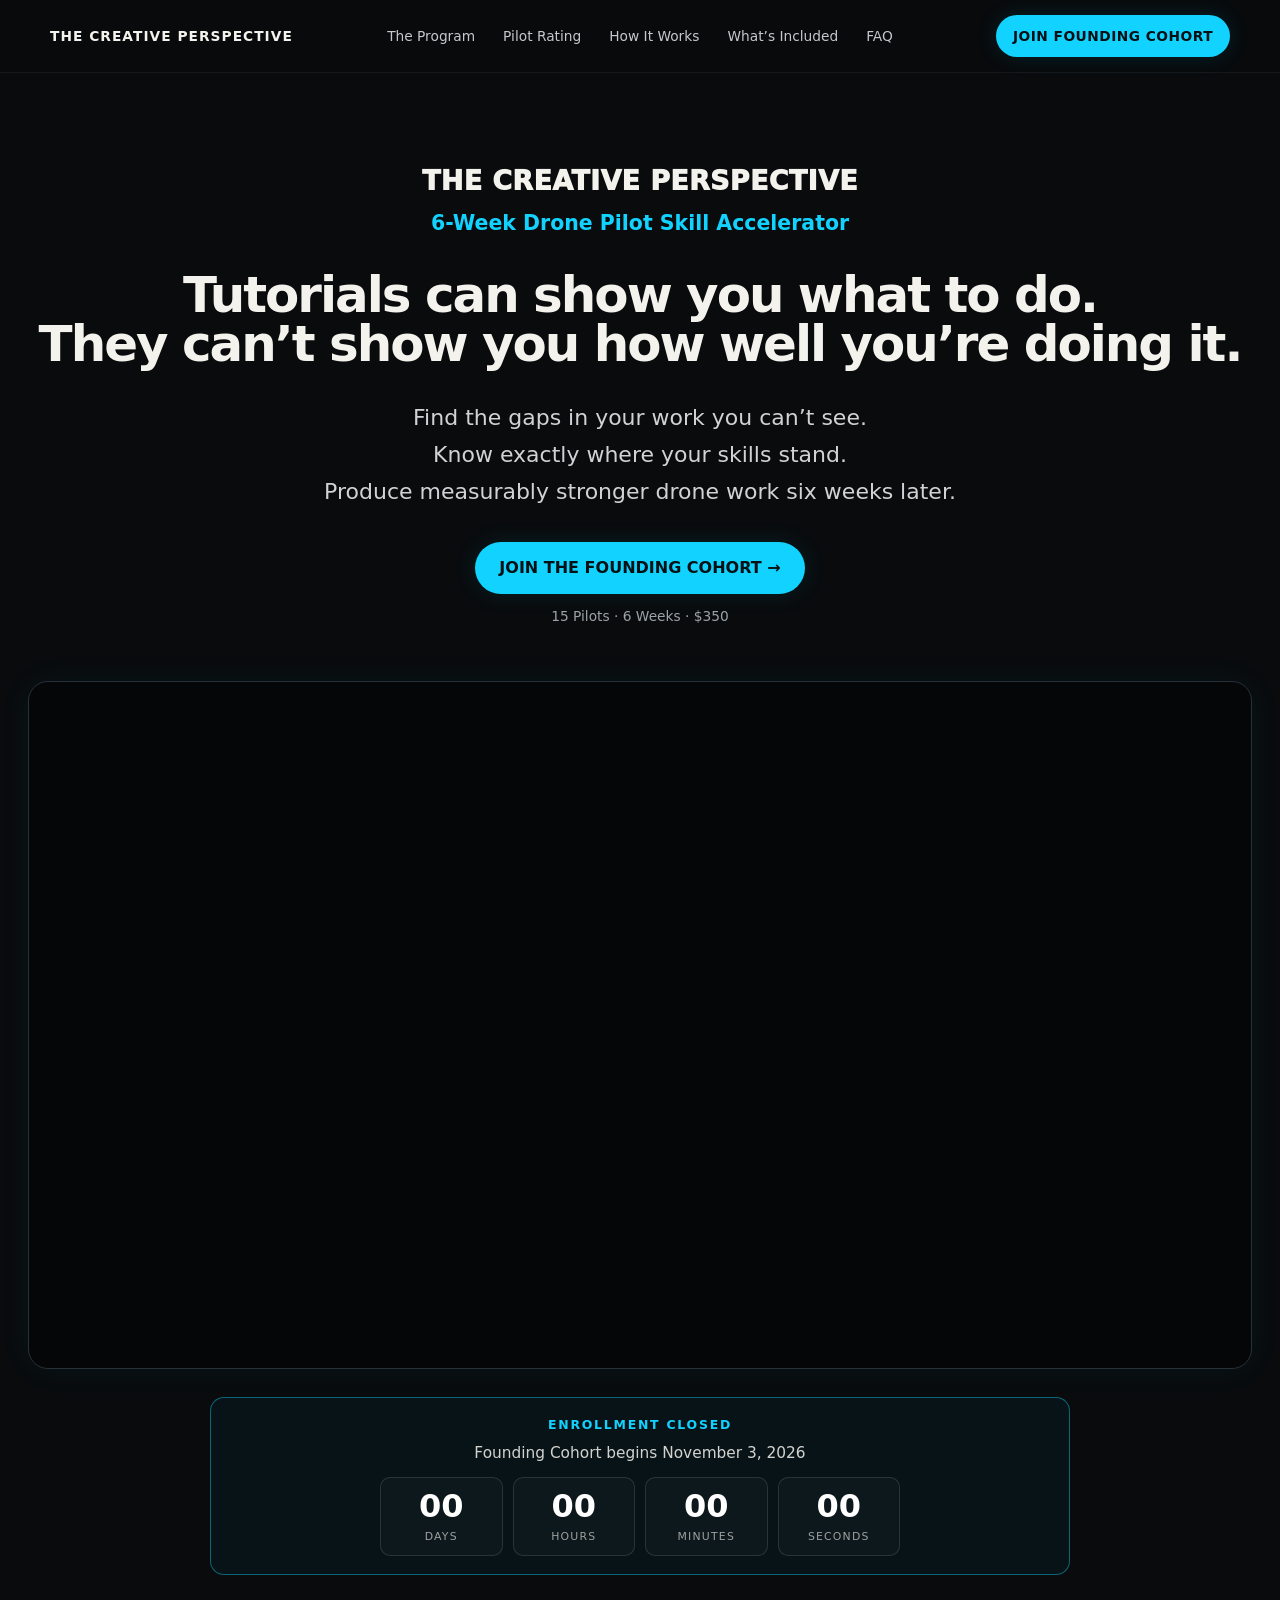
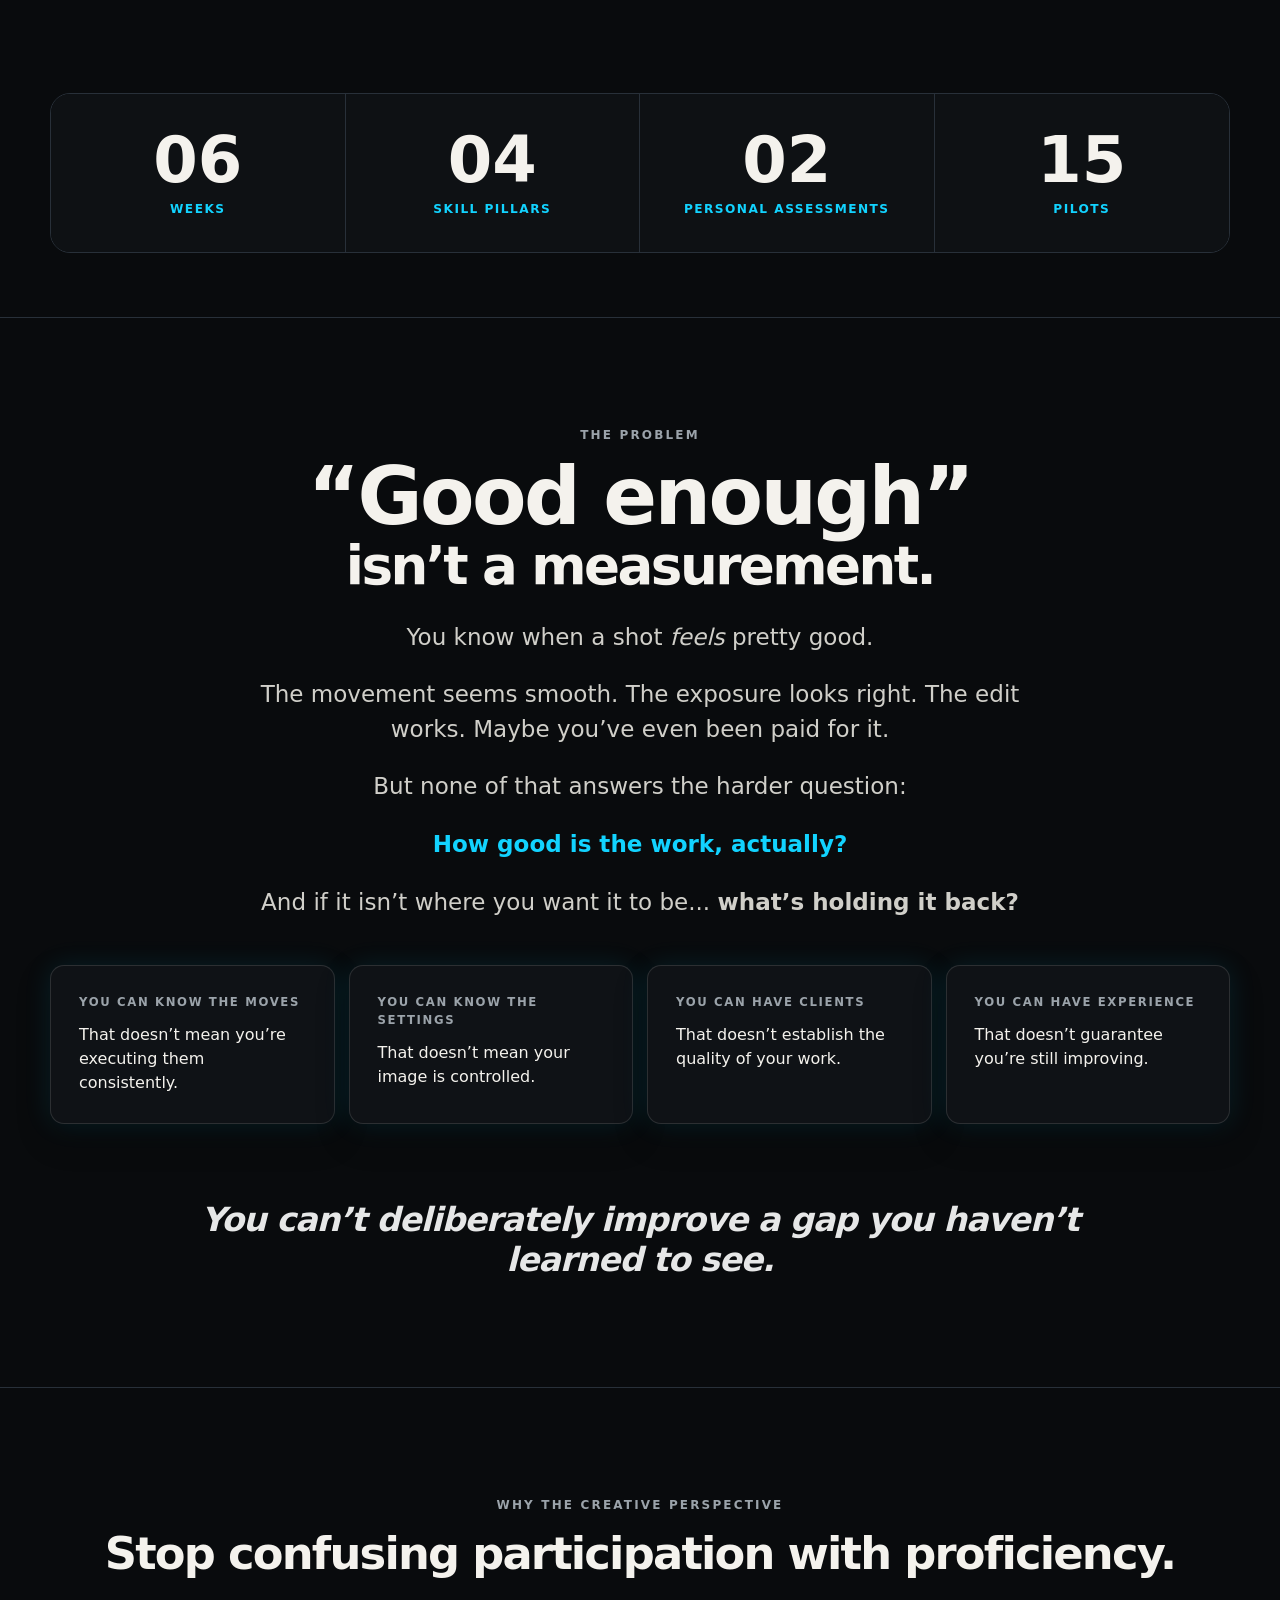
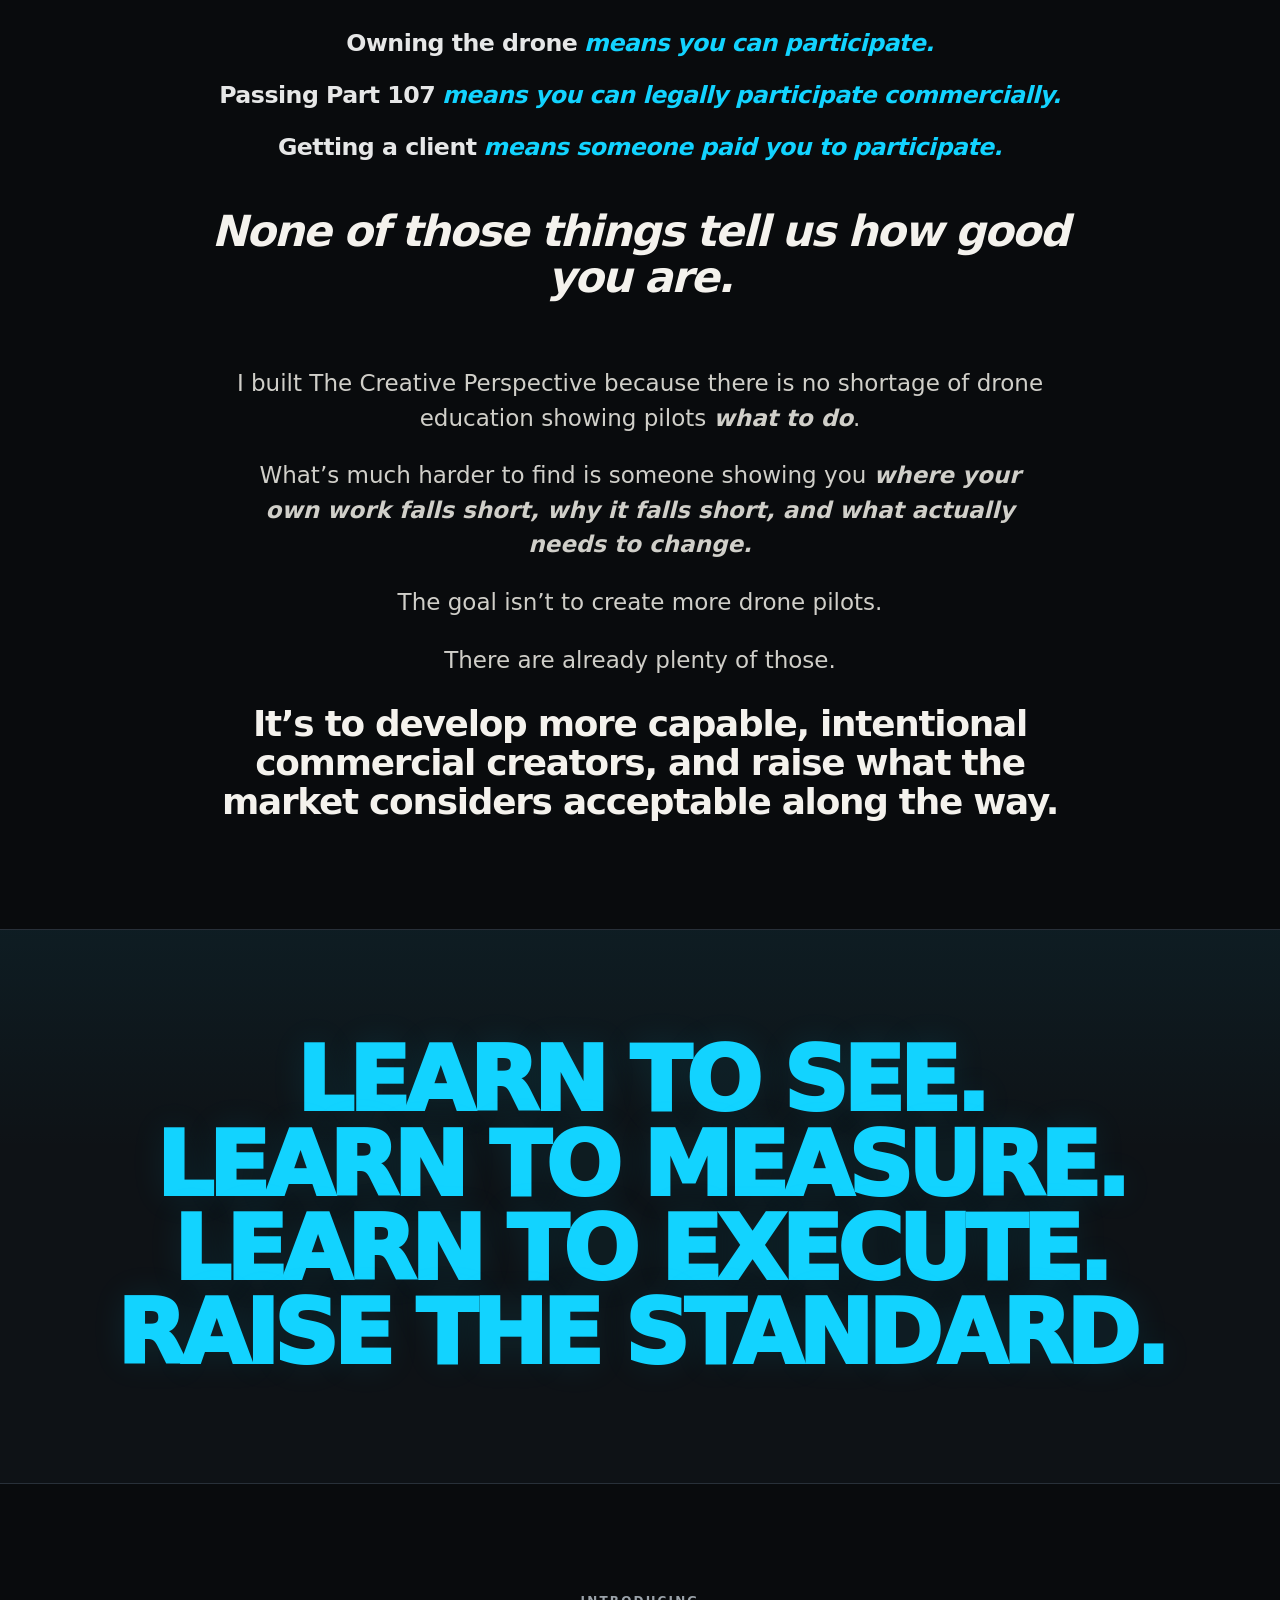
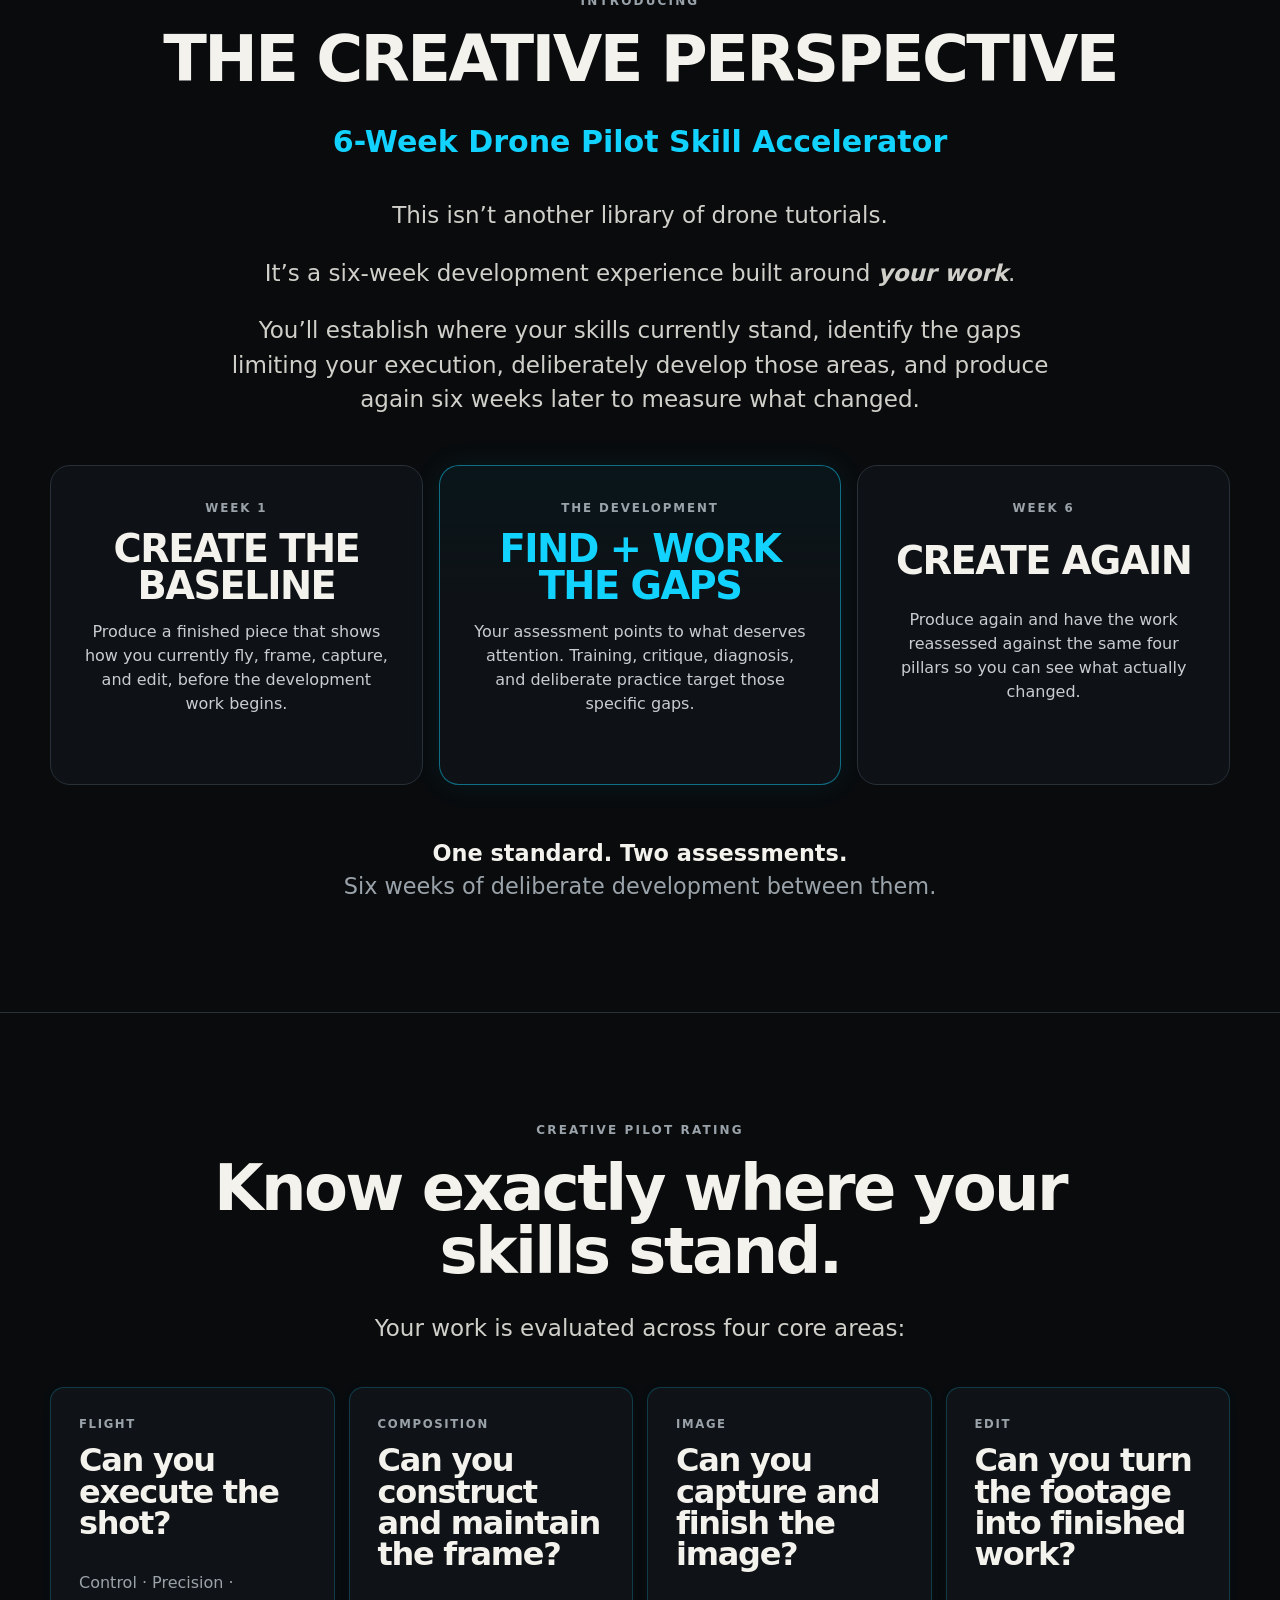
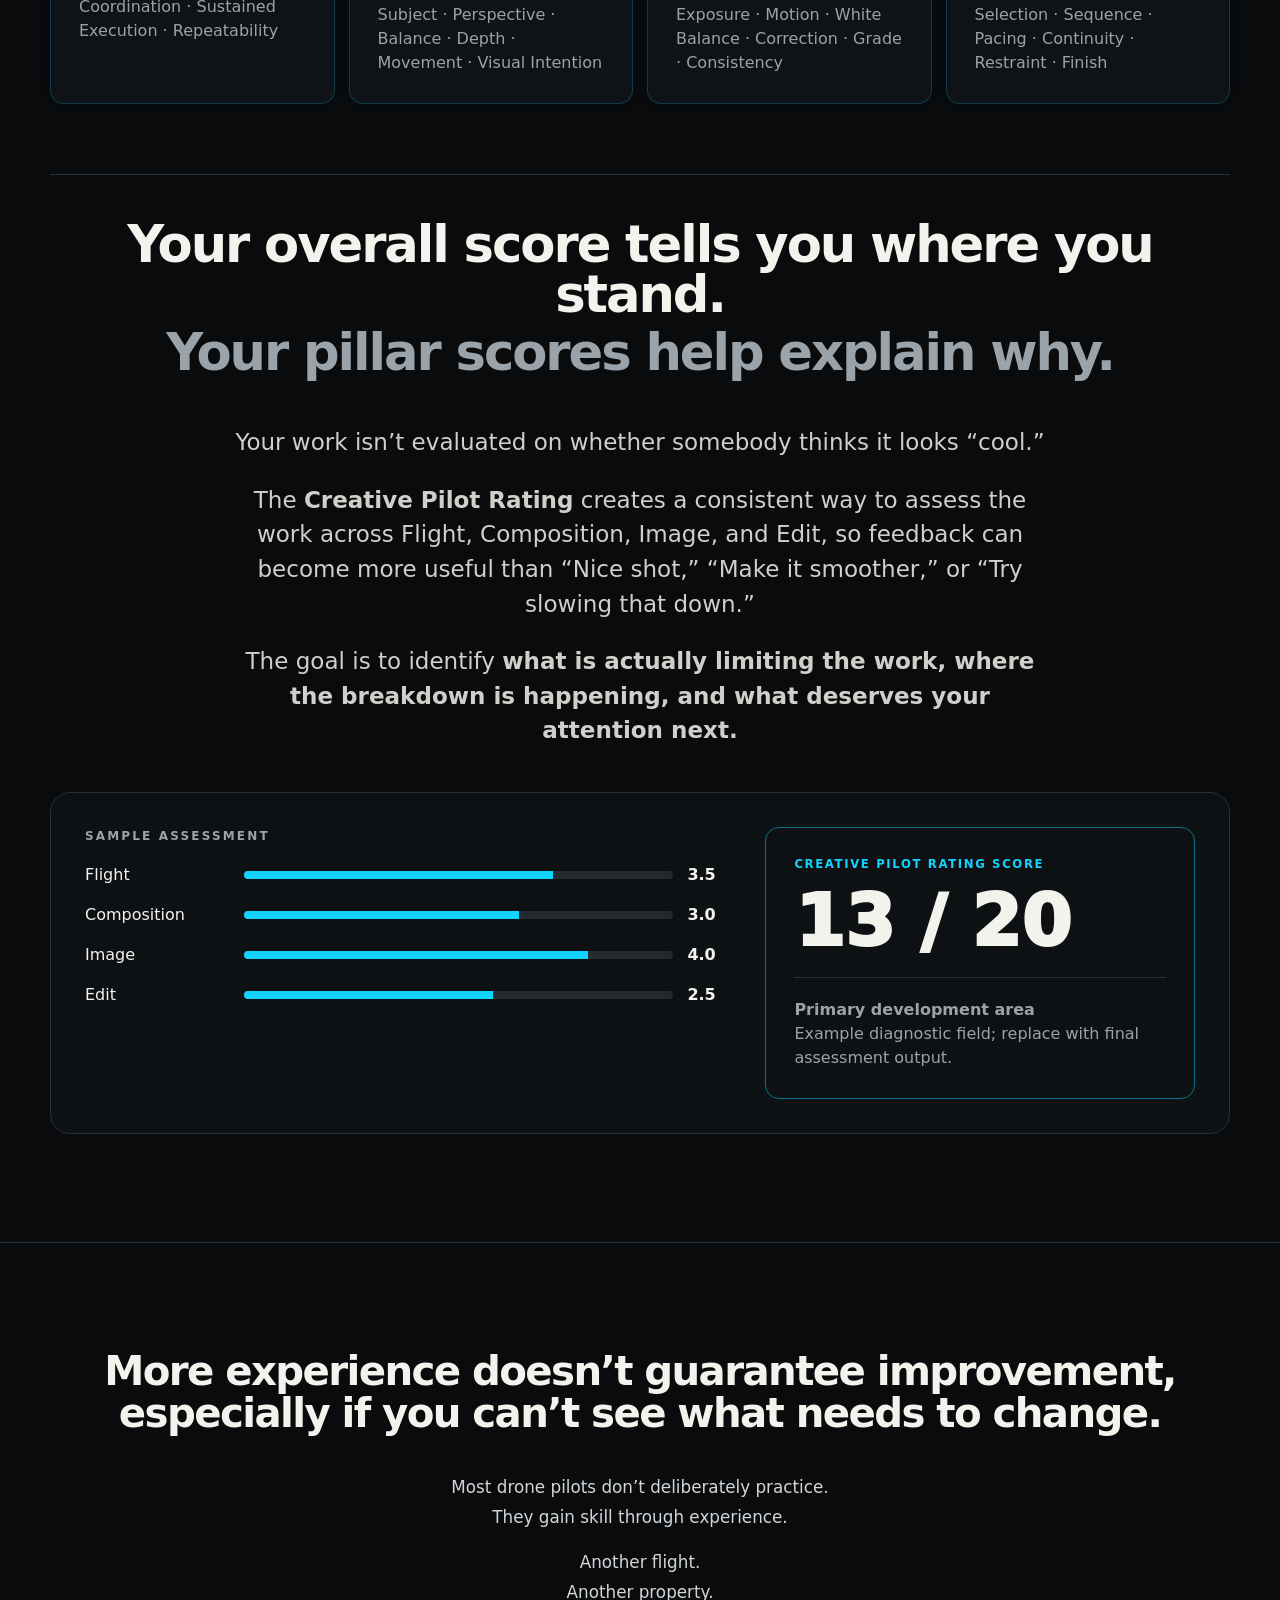
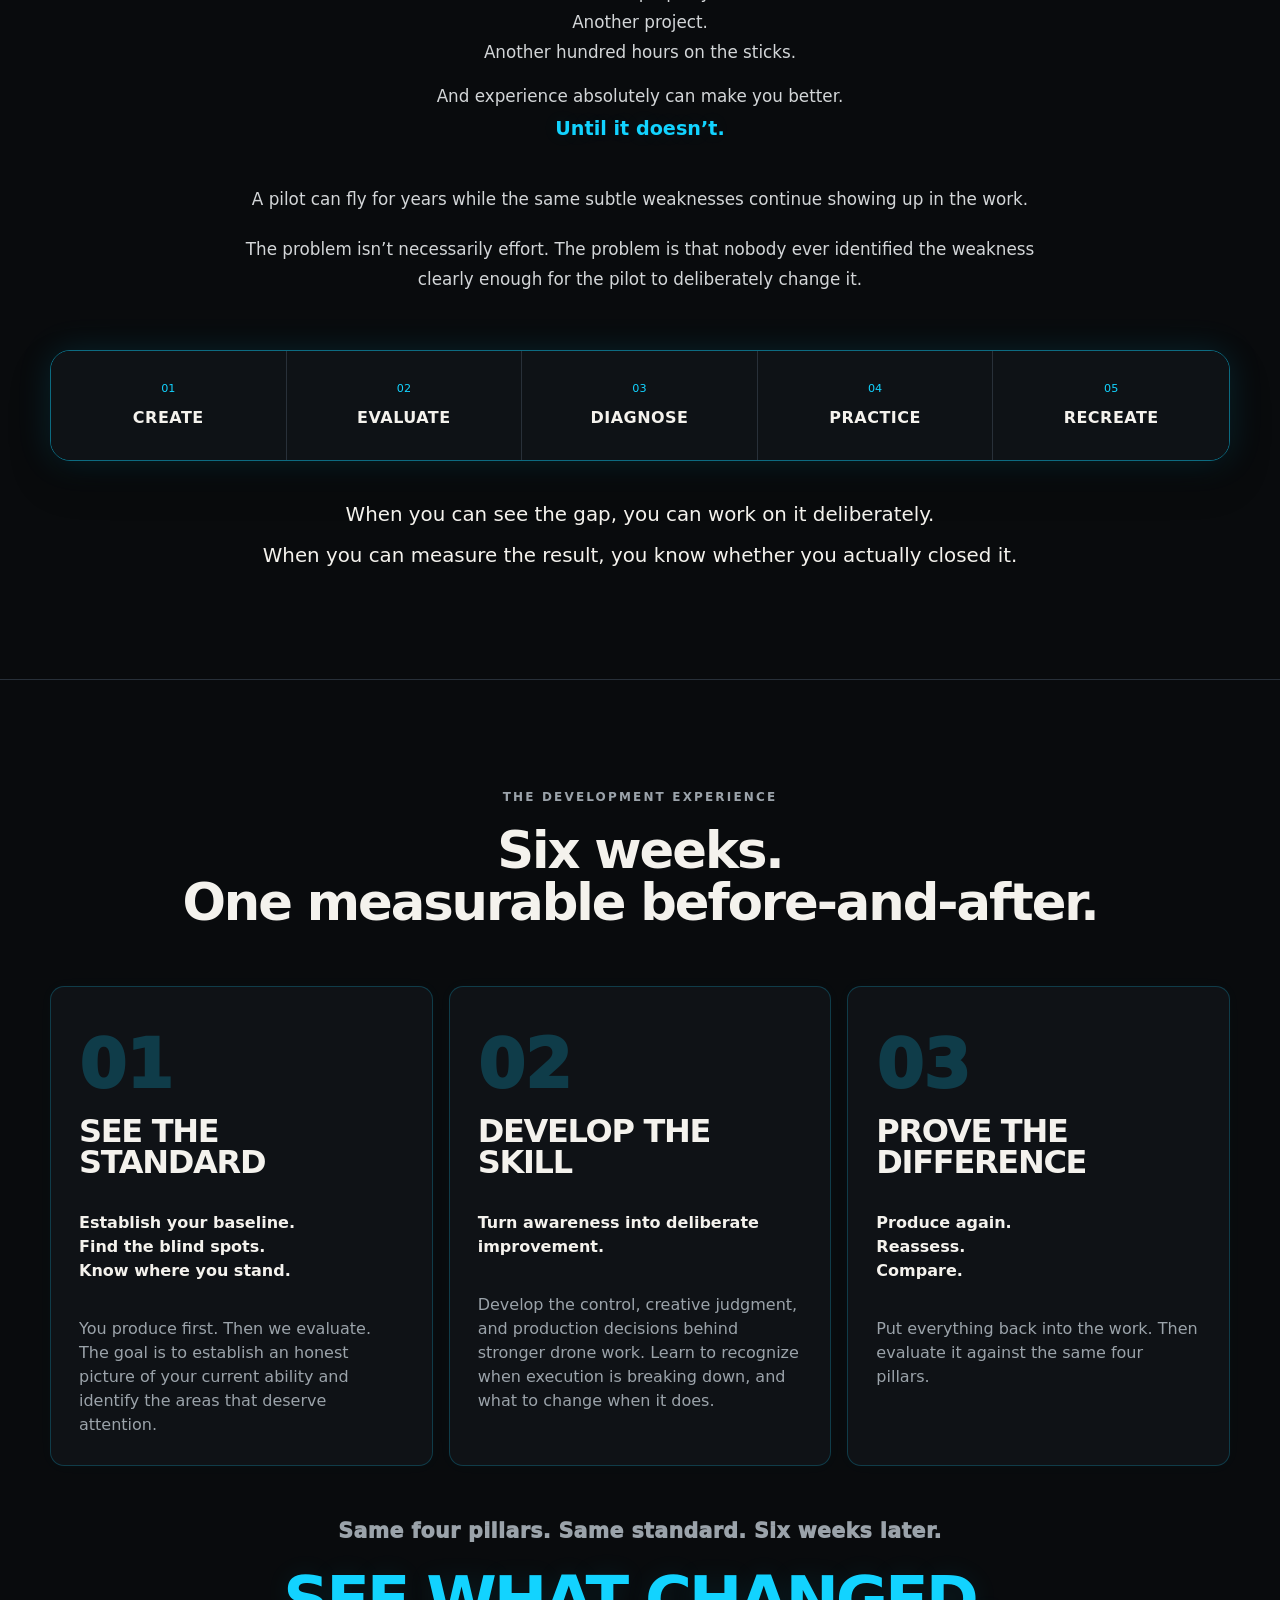
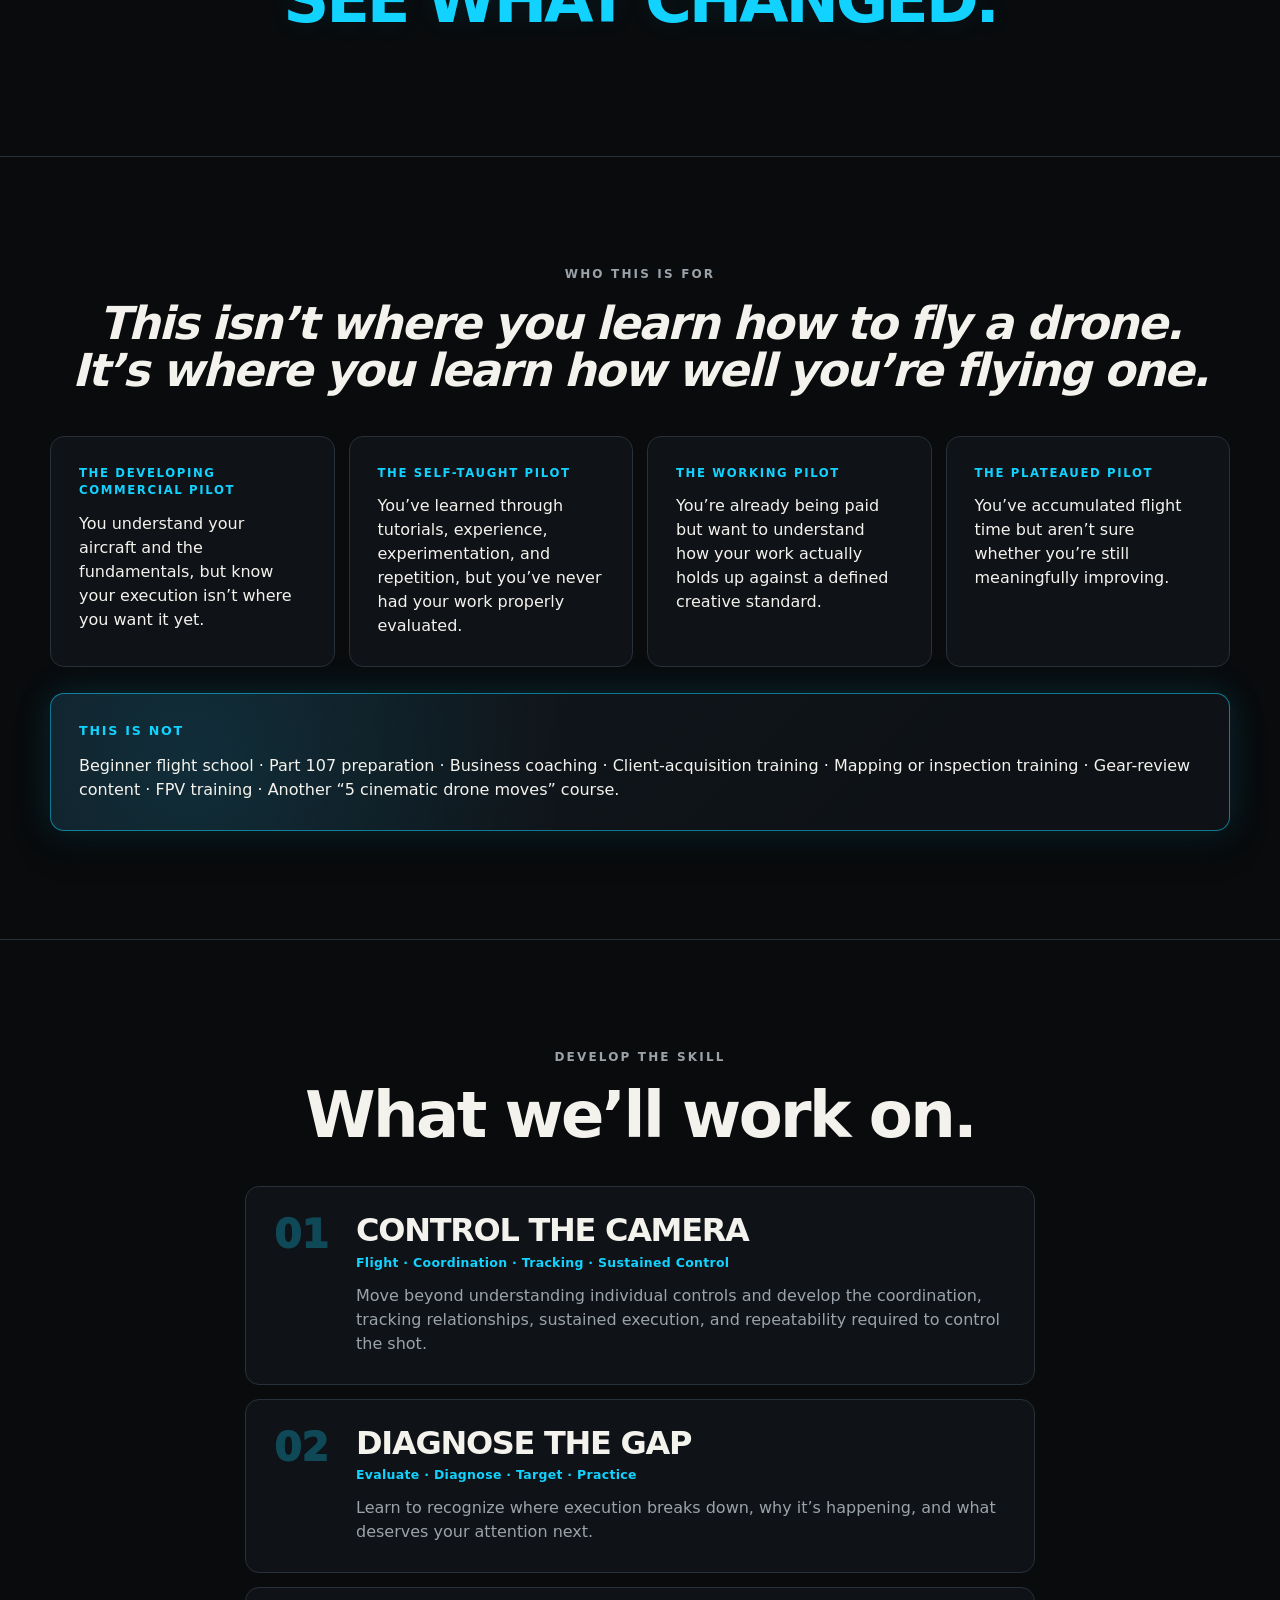
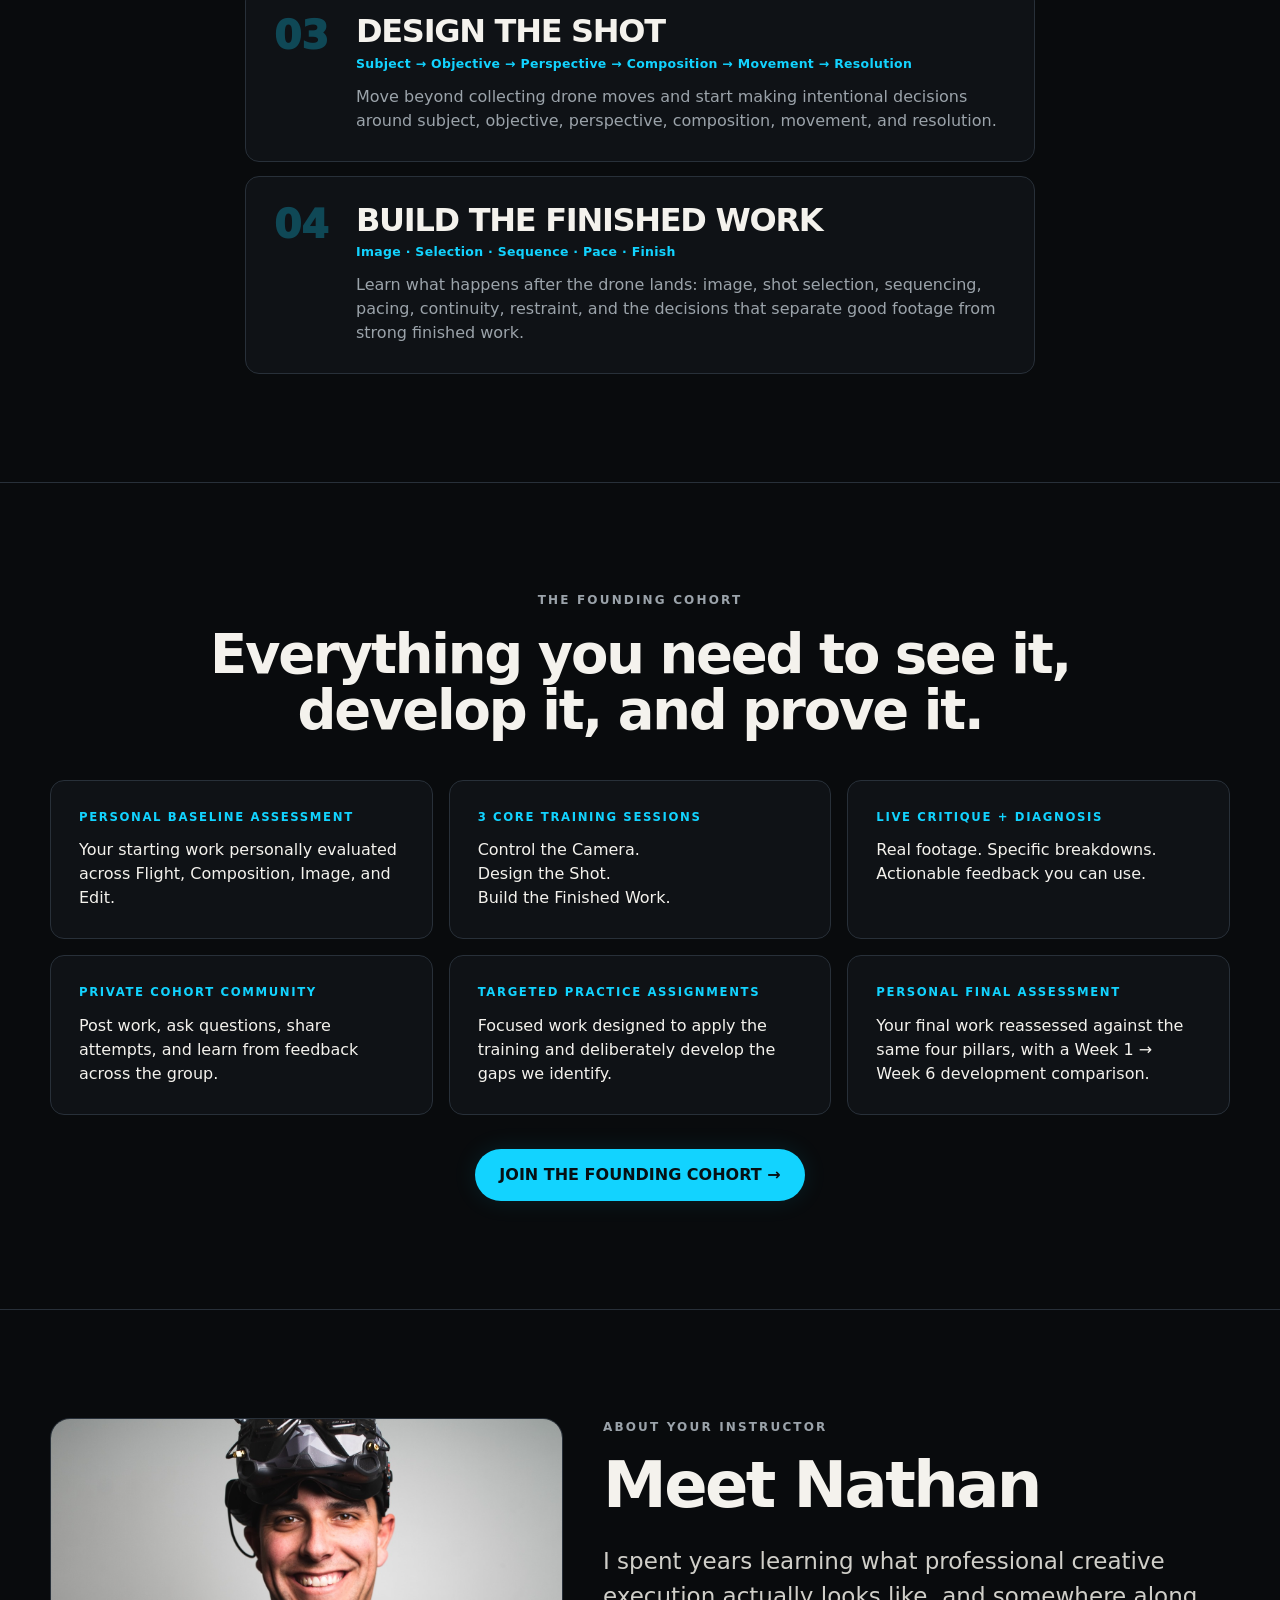
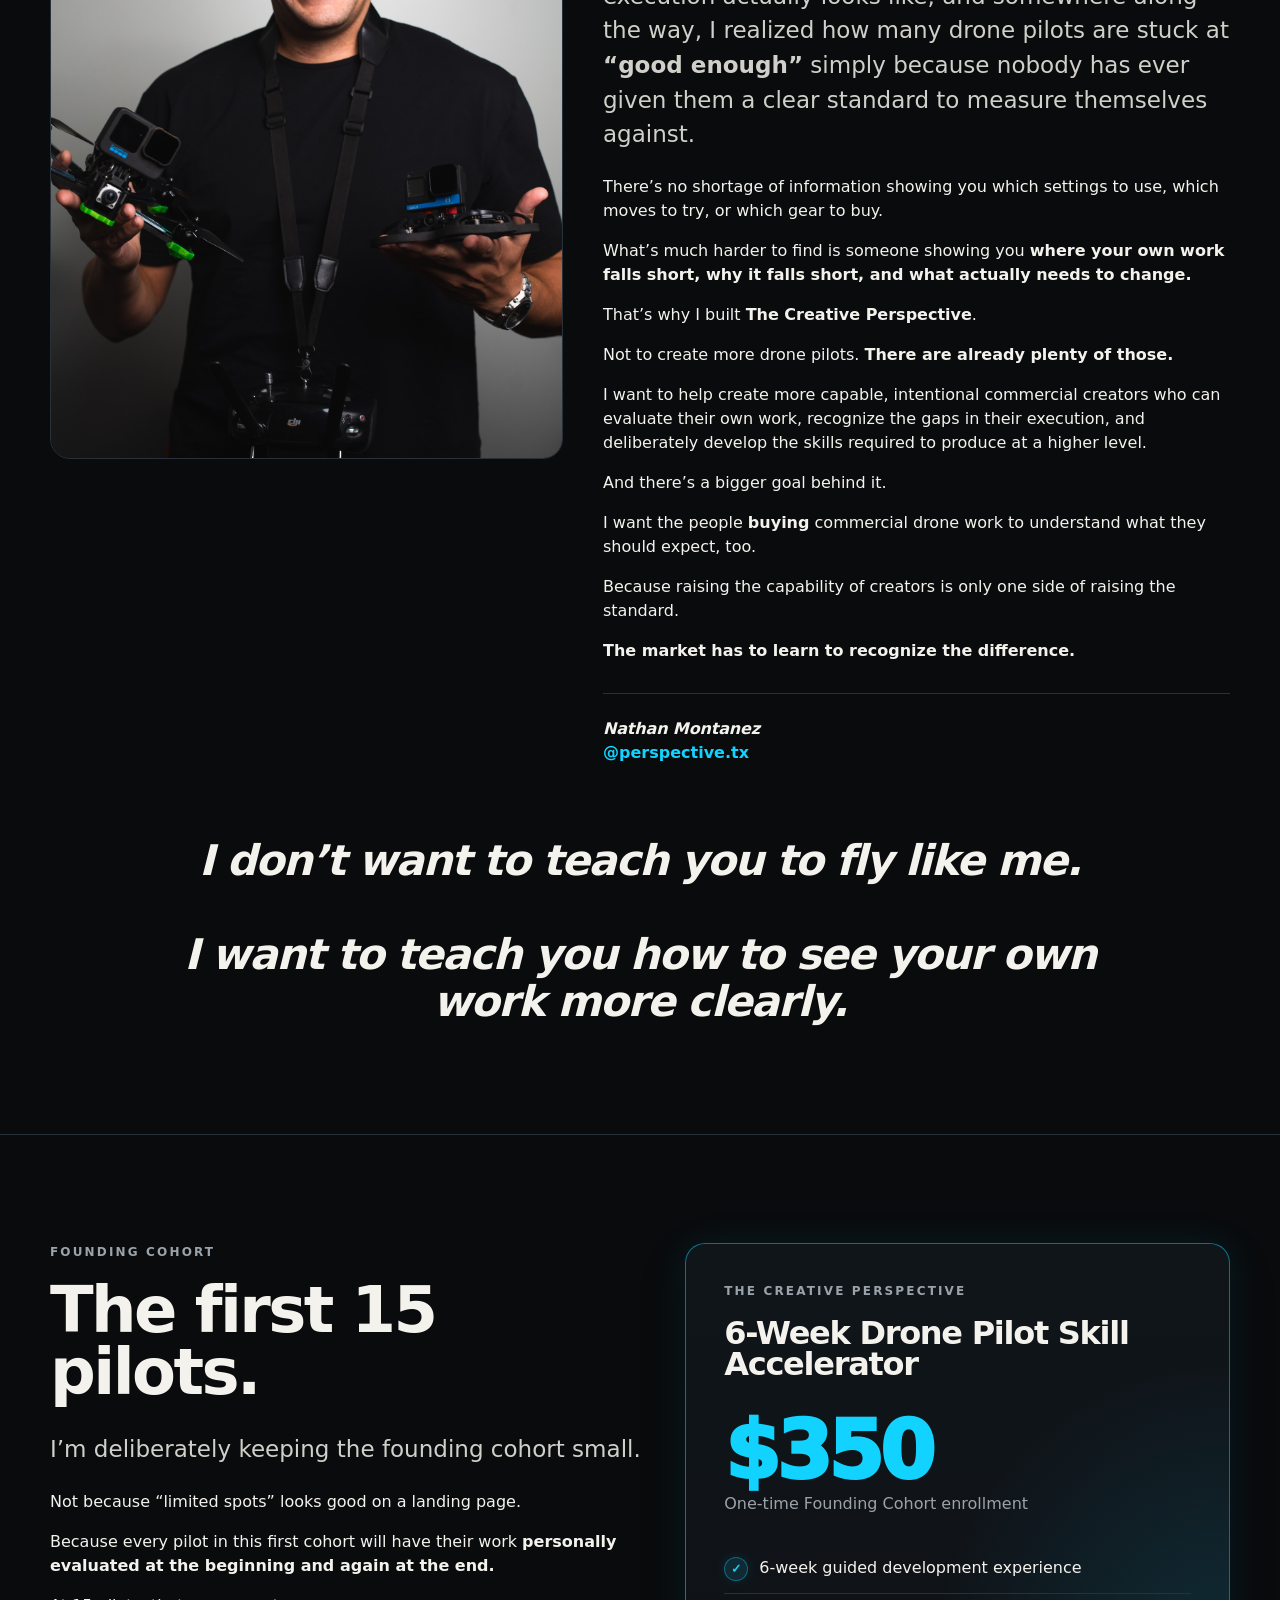
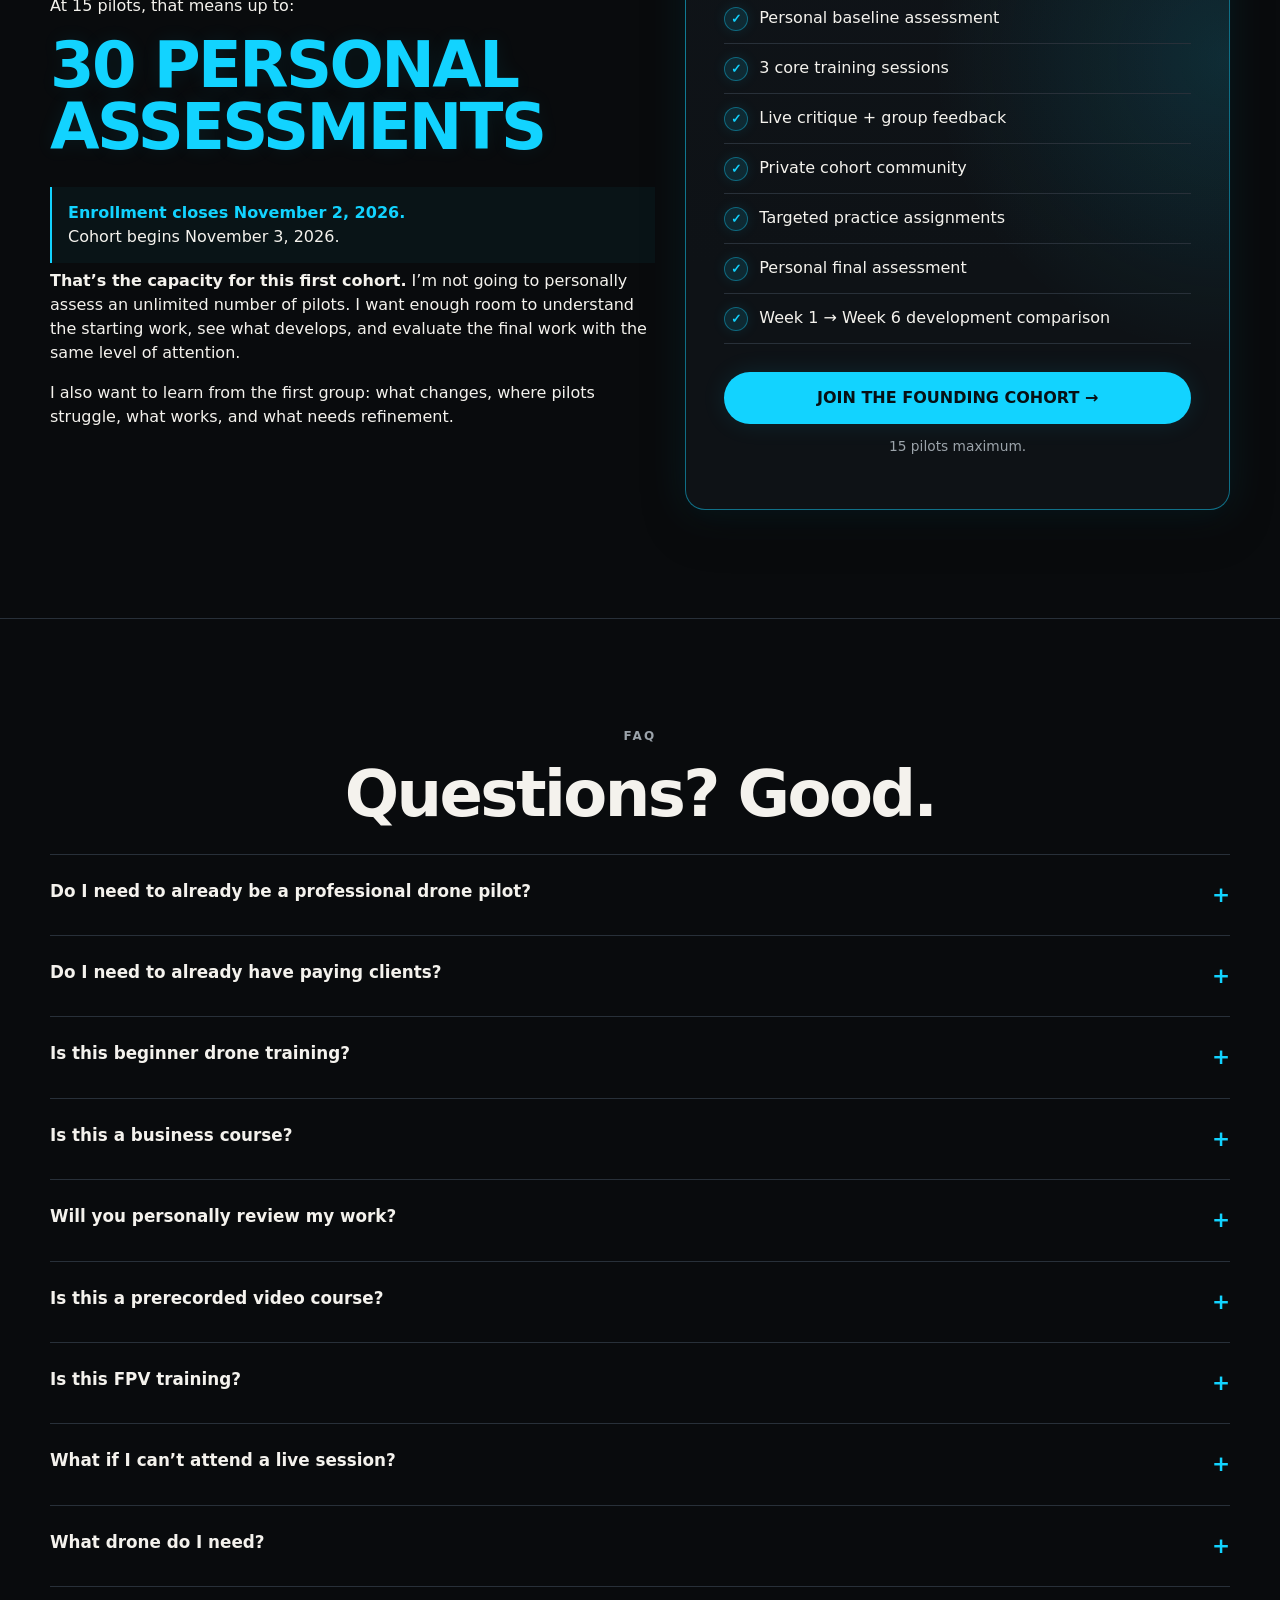
<file: index.html>
<!doctype html>
<html lang="en">
<head>
<script src="https://app.termly.io/resource-blocker/657a9781-d9c0-43cc-9ccc-3619094d77d0?autoBlock=on"></script>
<meta charset="utf-8">
<meta name="viewport" content="width=device-width,initial-scale=1">
<meta name="description" content="The Creative Perspective is a 6-week drone pilot skill accelerator built around assessment, deliberate development, and measurable improvement.">
<title>The Creative Perspective | 6-Week Drone Pilot Skill Accelerator</title>

<link rel="stylesheet" href="/styles.css">

<style id="launch-mobile-updates">
  .enrollment-countdown {
    margin: 28px auto 0;
    max-width: 860px;
    border: 1px solid rgba(18,211,255,.42);
    background: rgba(18,211,255,.045);
    padding: 18px 20px;
    text-align: center;
    border-radius: 14px;
  }
  .enrollment-countdown .countdown-label {
    color: #12D3FF;
    font-size: .78rem;
    font-weight: 800;
    letter-spacing: .14em;
    text-transform: uppercase;
    margin-bottom: 7px;
  }
  .enrollment-countdown .countdown-dates {
    margin: 0 0 12px;
    font-size: .96rem;
    opacity: .86;
  }
  .countdown-clock {
    display: grid;
    grid-template-columns: repeat(4, minmax(72px, 1fr));
    gap: 10px;
    max-width: 520px;
    margin: 0 auto;
  }
  .countdown-unit {
    border: 1px solid rgba(255,255,255,.12);
    border-radius: 10px;
    padding: 12px 8px 10px;
    background: rgba(255,255,255,.025);
  }
  .countdown-unit strong {
    display:block;
    font-size: clamp(1.45rem, 4vw, 2rem);
    line-height: 1;
    color: #fff;
    font-variant-numeric: tabular-nums;
  }
  .countdown-unit span {
    display:block;
    margin-top: 7px;
    font-size: .68rem;
    letter-spacing: .11em;
    text-transform: uppercase;
    opacity: .62;
  }
  .enrollment-date-note {
    margin: 22px 0 6px;
    padding: 14px 16px;
    border-left: 2px solid #12D3FF;
    background: rgba(18,211,255,.045);
  }
  .enrollment-date-note strong { color:#12D3FF; }

  @media (max-width: 760px) {
    .problem-grid .glow-card {
      border-color: #12D3FF !important;
      box-shadow: 0 0 0 1px rgba(18,211,255,.12), 0 0 22px rgba(18,211,255,.055);
    }
    .participation-row {
      text-align: center !important;
      justify-content: center !important;
      justify-items: center !important;
      align-items: center !important;
    }
    .participation-row b,
    .participation-row span {
      display: block;
      width: 100%;
      text-align: center !important;
    }
    .pillar-card .clabel {
      color: #12D3FF !important;
    }
    .enrollment-countdown {
      margin-top: 20px;
      padding: 16px 12px;
    }
    .countdown-clock {
      gap: 6px;
      grid-template-columns: repeat(4, 1fr);
    }
    .countdown-unit {
      min-width: 0;
      padding: 10px 4px 8px;
    }
    .countdown-unit strong { font-size: 1.45rem; }
    .countdown-unit span { font-size: .58rem; letter-spacing: .07em; }
    .enrollment-date-note {
      text-align: center;
      border-left: 0;
      border-top: 1px solid rgba(18,211,255,.4);
      border-bottom: 1px solid rgba(18,211,255,.4);
      margin: 20px 0 24px;
    }
  }
</style>
</head>
<body>
<nav class="nav" id="nav"><div class="wrap navin"><a class="brand" href="#top">THE CREATIVE PERSPECTIVE</a><div class="links"><a href="#program">The Program</a><a href="/creative-pilot-rating/">Pilot Rating</a><a href="#how">How It Works</a><a href="#included">What’s Included</a><a href="#faq">FAQ</a></div><a class="cohortmark header-cta" href="#enroll">JOIN FOUNDING COHORT</a><button class="toggle" aria-label="Toggle navigation">MENU</button></div></nav>
<main id="top">

<section class="hero"><div class="wrap center">
  <div class="hero-brand">THE CREATIVE PERSPECTIVE</div>
  <div class="hero-offer">6-Week Drone Pilot Skill Accelerator</div>
  <h1 class="hero-head"><span class="hero-line">Tutorials can show you what to do.</span><span class="hero-line">They can’t show you how well you’re doing it.</span></h1>
  <div class="promise-stack"><span>Find the gaps in your work you can’t see.</span><span>Know exactly where your skills stand.</span><span>Produce measurably stronger drone work six weeks later.</span></div>
  <a class="btn" href="#enroll">JOIN THE FOUNDING COHORT →</a><div class="micro">15 Pilots · 6 Weeks · $350</div>
  <div class="media vsl-media" aria-label="The Creative Perspective overview video">
    <iframe src="https://www.youtube-nocookie.com/embed/4bsxKBu0hgA?rel=0" title="The Creative Perspective — 6-Week Drone Pilot Skill Accelerator" allow="accelerometer; autoplay; clipboard-write; encrypted-media; gyroscope; picture-in-picture; web-share" referrerpolicy="strict-origin-when-cross-origin" allowfullscreen></iframe>
  </div>
  <div class="enrollment-countdown" data-countdown="2026-11-03T00:00:00-06:00">
    <div class="countdown-label">Enrollment closes November 2</div>
    <p class="countdown-dates">Founding Cohort begins November 3, 2026</p>
    <div class="countdown-clock" aria-label="Countdown to enrollment close">
      <div class="countdown-unit"><strong data-days>00</strong><span>Days</span></div>
      <div class="countdown-unit"><strong data-hours>00</strong><span>Hours</span></div>
      <div class="countdown-unit"><strong data-minutes>00</strong><span>Minutes</span></div>
      <div class="countdown-unit"><strong data-seconds>00</strong><span>Seconds</span></div>
    </div>
  </div>
</div></section>

<section class="tight"><div class="wrap"><div class="metrics">
  <div class="metric"><div class="num" data-count="6" data-pad="2">00</div><div class="label">Weeks</div></div>
  <div class="metric"><div class="num" data-count="4" data-pad="2">00</div><div class="label">Skill Pillars</div></div>
  <div class="metric"><div class="num" data-count="2" data-pad="2">00</div><div class="label">Personal Assessments</div></div>
  <div class="metric"><div class="num" data-count="15" data-pad="2">00</div><div class="label">Pilots</div></div>
</div></div></section>

<section class="section" id="program"><div class="wrap">
  <div class="section-head"><p class="eyebrow">THE PROBLEM</p><h2 class="problem-title"><span class="good-enough">“Good enough”</span><span class="measurement">isn’t a measurement.</span></h2></div>
  <div class="lede center" style="margin:0 auto"><p>You know when a shot <em>feels</em> pretty good.</p><p>The movement seems smooth. The exposure looks right. The edit works. Maybe you’ve even been paid for it.</p><p>But none of that answers the harder question:</p><p><strong class="problem-question">How good is the work, actually?</strong></p><p>And if it isn’t where you want it to be... <strong>what’s holding it back?</strong></p></div>
  <div class="grid4 problem-grid" style="margin-top:46px">
    <article class="card glow-card"><p class="clabel">YOU CAN KNOW THE MOVES</p><p>That doesn’t mean you’re executing them consistently.</p></article>
    <article class="card glow-card"><p class="clabel">YOU CAN KNOW THE SETTINGS</p><p>That doesn’t mean your image is controlled.</p></article>
    <article class="card glow-card"><p class="clabel">YOU CAN HAVE CLIENTS</p><p>That doesn’t establish the quality of your work.</p></article>
    <article class="card glow-card"><p class="clabel">YOU CAN HAVE EXPERIENCE</p><p>That doesn’t guarantee you’re still improving.</p></article>
  </div>
  <div class="quote-break">You can’t deliberately improve a gap you haven’t learned to see.</div>
</div></section>

<section class="section"><div class="wrap">
  <div class="section-head participation-head"><p class="eyebrow">WHY THE CREATIVE PERSPECTIVE</p><h2 class="participation-heading">Stop confusing participation with proficiency.</h2></div>
  <div class="participation">
    <div class="participation-row"><b>Owning the drone</b><span>means you can participate.</span></div>
    <div class="participation-row"><b>Passing Part 107</b><span>means you can legally participate commercially.</span></div>
    <div class="participation-row"><b>Getting a client</b><span>means someone paid you to participate.</span></div>
    <div class="participation-final"><h2>None of those things tell us how good you are.</h2></div>
  </div>
  <div class="belief-copy"><p class="lede">I built The Creative Perspective because there is no shortage of drone education showing pilots <strong><em>what to do</em></strong>.</p><p class="lede">What’s much harder to find is someone showing you <strong><em>where your own work falls short, why it falls short, and what actually needs to change.</em></strong></p><p class="lede">The goal isn’t to create more drone pilots.</p><p class="lede">There are already plenty of those.</p><div class="goal-line">It’s to develop more capable, intentional commercial creators, and raise what the market considers acceptable along the way.</div></div>
</div></section>

<section class="section manifesto"><div class="wrap center"><div>LEARN TO SEE.</div><div>LEARN TO MEASURE.</div><div>LEARN TO EXECUTE.</div><div>RAISE THE STANDARD.</div></div></section>


<section class="section" id="how"><div class="wrap">
  <div class="section-head"><p class="eyebrow">INTRODUCING</p><h2>THE CREATIVE PERSPECTIVE</h2><div class="solution-offer">6-Week Drone Pilot Skill Accelerator</div><p class="lede">This isn’t another library of drone tutorials.</p><p class="lede">It’s a six-week development experience built around <strong><em>your work</em></strong>.</p><p class="lede">You’ll establish where your skills currently stand, identify the gaps limiting your execution, deliberately develop those areas, and produce again six weeks later to measure what changed.</p></div>
  <div class="journey">
      <article class="journey-card">
        <div class="journey-kicker">WEEK 1</div>
        <h3>CREATE THE BASELINE</h3>
        <p>Produce a finished piece that shows how you currently fly, frame, capture, and edit, before the development work begins.</p>
      </article>
      <article class="journey-card middle">
        <div class="journey-kicker">THE DEVELOPMENT</div>
        <h3>FIND + WORK THE GAPS</h3>
        <p>Your assessment points to what deserves attention. Training, critique, diagnosis, and deliberate practice target those specific gaps.</p>
      </article>
      <article class="journey-card">
        <div class="journey-kicker">WEEK 6</div>
        <h3>CREATE AGAIN</h3>
        <p>Produce again and have the work reassessed against the same four pillars so you can see what actually changed.</p>
      </article>
    </div>
    <div class="journey-note"><strong style="display:block">One standard. Two assessments.</strong><span style="display:block">Six weeks of deliberate development between them.</span></div>
  </div>
</section>

<section class="section" id="rating"><div class="wrap pillars">
  <div class="section-head"><p class="eyebrow">CREATIVE PILOT RATING</p><h2>Know exactly where your skills stand.</h2><p class="lede">Your work is evaluated across four core areas:</p></div>
  <div class="grid4 pillars-grid" style="margin-top:42px">
    <article class="card pillar-card"><p class="clabel">FLIGHT</p><h3>Can you execute the shot?</h3><p class="muted">Control · Precision · Coordination · Sustained Execution · Repeatability</p></article>
    <article class="card pillar-card"><p class="clabel">COMPOSITION</p><h3>Can you construct and maintain the frame?</h3><p class="muted">Subject · Perspective · Balance · Depth · Movement · Visual Intention</p></article>
    <article class="card pillar-card"><p class="clabel">IMAGE</p><h3>Can you capture and finish the image?</h3><p class="muted">Exposure · Motion · White Balance · Correction · Grade · Consistency</p></article>
    <article class="card pillar-card"><p class="clabel">EDIT</p><h3>Can you turn the footage into finished work?</h3><p class="muted">Selection · Sequence · Pacing · Continuity · Restraint · Finish</p></article>
  </div>
  <div class="score-statement"><h3>Your overall score tells you where you stand.</h3><h3>Your pillar scores help explain why.</h3></div>
  <div class="assessment-copy"><p class="lede">Your work isn’t evaluated on whether somebody thinks it looks “cool.”</p><p class="lede">The <strong>Creative Pilot Rating</strong> creates a consistent way to assess the work across Flight, Composition, Image, and Edit, so feedback can become more useful than “Nice shot,” “Make it smoother,” or “Try slowing that down.”</p><p class="lede">The goal is to identify <strong>what is actually limiting the work, where the breakdown is happening, and what deserves your attention next.</strong></p></div>
  <div class="assessment"><div><p class="eyebrow">SAMPLE ASSESSMENT</p><div class="score"><span>Flight</span><div class="bar"><div class="fill" data-width="72"></div></div><strong class="score-value" data-score="3.5">0.0</strong></div><div class="score"><span>Composition</span><div class="bar"><div class="fill" data-width="64"></div></div><strong class="score-value" data-score="3.0">0.0</strong></div><div class="score"><span>Image</span><div class="bar"><div class="fill" data-width="80"></div></div><strong class="score-value" data-score="4.0">0.0</strong></div><div class="score"><span>Edit</span><div class="bar"><div class="fill" data-width="58"></div></div><strong class="score-value" data-score="2.5">0.0</strong></div></div><div class="total"><p class="clabel score-label">CREATIVE PILOT RATING SCORE</p><div class="big">13 / 20</div><div class="diag"><strong>Primary development area</strong><br>Example diagnostic field; replace with final assessment output.</div></div></div>
</div></section>

<section class="section"><div class="wrap">
  <div class="section-head experience-head"><h2 class="experience-heading"><span>More experience doesn’t guarantee improvement,</span><span>especially if you can’t see what needs to change.</span></h2></div>
  <div class="rhythm experience-copy"><div>Most drone pilots don’t deliberately practice.</div><div>They gain skill through experience.</div><div class="break"></div><div>Another flight.</div><div>Another property.</div><div>Another project.</div><div>Another hundred hours on the sticks.</div><div class="break"></div><div>And experience absolutely can make you better.</div><div><strong>Until it doesn’t.</strong></div></div>
  <div class="center experience-copy experience-body" style="margin:38px auto 0"><p>A pilot can fly for years while the same subtle weaknesses continue showing up in the work.</p><p>The problem isn’t necessarily effort. The problem is that nobody ever identified the weakness clearly enough for the pilot to deliberately change it.</p></div>
  <div class="process"><div class="proc"><span>01</span><strong>CREATE</strong></div><div class="proc"><span>02</span><strong>EVALUATE</strong></div><div class="proc"><span>03</span><strong>DIAGNOSE</strong></div><div class="proc"><span>04</span><strong>PRACTICE</strong></div><div class="proc"><span>05</span><strong>RECREATE</strong></div></div>
  <p class="process-close"><span>When you can see the gap, you can work on it deliberately.</span><span>When you can measure the result, you know whether you actually closed it.</span></p>
</div></section>

<section class="section"><div class="wrap">
  <div class="section-head development-head"><p class="eyebrow">THE DEVELOPMENT EXPERIENCE</p><h2 class="development-heading"><span>Six weeks.</span><span class="development-line">One measurable before-and-after.</span></h2></div>
  <div class="grid3 phases-grid"><article class="card phase"><div><div class="n">01</div><h3>SEE THE STANDARD</h3><p><strong>Establish your baseline.<br>Find the blind spots.<br>Know where you stand.</strong></p></div><p class="muted">You produce first. Then we evaluate. The goal is to establish an honest picture of your current ability and identify the areas that deserve attention.</p></article><article class="card phase"><div><div class="n">02</div><h3>DEVELOP THE SKILL</h3><p><strong>Turn awareness into deliberate improvement.</strong></p></div><p class="muted">Develop the control, creative judgment, and production decisions behind stronger drone work. Learn to recognize when execution is breaking down, and what to change when it does.</p></article><article class="card phase"><div><div class="n">03</div><h3>PROVE THE DIFFERENCE</h3><p><strong>Produce again.<br>Reassess.<br>Compare.</strong></p></div><p class="muted">Put everything back into the work. Then evaluate it against the same four pillars.</p></article></div>
  <div class="phaseend"><span>Same four pillars. Same standard. Six weeks later.</span><strong>SEE WHAT CHANGED.</strong></div>
</div></section>

<section class="section"><div class="wrap">
  <div class="section-head audience-head"><p class="eyebrow">WHO THIS IS FOR</p><h2 class="audience-heading"><span class="line">This isn’t where you learn how to fly a drone.</span><span class="line">It’s where you learn how well you’re flying one.</span></h2></div>
  <div class="grid4 audience-grid" style="margin-top:42px"><article class="card"><p class="clabel">THE DEVELOPING COMMERCIAL PILOT</p><p>You understand your aircraft and the fundamentals, but know your execution isn’t where you want it yet.</p></article><article class="card"><p class="clabel">THE SELF-TAUGHT PILOT</p><p>You’ve learned through tutorials, experience, experimentation, and repetition, but you’ve never had your work properly evaluated.</p></article><article class="card"><p class="clabel">THE WORKING PILOT</p><p>You’re already being paid but want to understand how your work actually holds up against a defined creative standard.</p></article><article class="card"><p class="clabel">THE PLATEAUED PILOT</p><p>You’ve accumulated flight time but aren’t sure whether you’re still meaningfully improving.</p></article></div>
  <div class="card not-card"><p class="clabel">THIS IS NOT</p><p style="margin-bottom:0">Beginner flight school · Part 107 preparation · Business coaching · Client-acquisition training · Mapping or inspection training · Gear-review content · FPV training · Another “5 cinematic drone moves” course.</p></div>
</div></section>

<section class="section"><div class="wrap">
  <div class="section-head"><p class="eyebrow">DEVELOP THE SKILL</p><h2>What we’ll work on.</h2></div>
  <div class="modules">
    <article class="module">
      <div class="modnum">01</div>
      <div>
        <h3>CONTROL THE CAMERA</h3>
        <div class="key">Flight · Coordination · Tracking · Sustained Control</div>
        <p class="muted">Move beyond understanding individual controls and develop the coordination, tracking relationships, sustained execution, and repeatability required to control the shot.</p>
      </div>
    </article>
    <article class="module">
      <div class="modnum">02</div>
      <div>
        <h3>DIAGNOSE THE GAP</h3>
        <div class="key">Evaluate · Diagnose · Target · Practice</div>
        <p class="muted">Learn to recognize where execution breaks down, why it’s happening, and what deserves your attention next.</p>
      </div>
    </article>
    <article class="module">
      <div class="modnum">03</div>
      <div>
        <h3>DESIGN THE SHOT</h3>
        <div class="key">Subject → Objective → Perspective → Composition → Movement → Resolution</div>
        <p class="muted">Move beyond collecting drone moves and start making intentional decisions around subject, objective, perspective, composition, movement, and resolution.</p>
      </div>
    </article>
    <article class="module">
      <div class="modnum">04</div>
      <div>
        <h3>BUILD THE FINISHED WORK</h3>
        <div class="key">Image · Selection · Sequence · Pace · Finish</div>
        <p class="muted">Learn what happens after the drone lands: image, shot selection, sequencing, pacing, continuity, restraint, and the decisions that separate good footage from strong finished work.</p>
      </div>
    </article>
  </div>
</div></section>

<section class="section" id="included"><div class="wrap">
  <div class="section-head included-head"><p class="eyebrow">THE FOUNDING COHORT</p><h2 class="included-heading"><span>Everything you need to see it,</span><span>develop it, and prove it.</span></h2></div>
  <div class="grid3" style="margin-top:42px"><article class="card"><p class="clabel">PERSONAL BASELINE ASSESSMENT</p><p>Your starting work personally evaluated across Flight, Composition, Image, and Edit.</p></article><article class="card"><p class="clabel">3 CORE TRAINING SESSIONS</p><p>Control the Camera.<br>Design the Shot.<br>Build the Finished Work.</p></article><article class="card"><p class="clabel">LIVE CRITIQUE + DIAGNOSIS</p><p>Real footage. Specific breakdowns. Actionable feedback you can use.</p></article><article class="card"><p class="clabel">PRIVATE COHORT COMMUNITY</p><p>Post work, ask questions, share attempts, and learn from feedback across the group.</p></article><article class="card"><p class="clabel">TARGETED PRACTICE ASSIGNMENTS</p><p>Focused work designed to apply the training and deliberately develop the gaps we identify.</p></article><article class="card"><p class="clabel">PERSONAL FINAL ASSESSMENT</p><p>Your final work reassessed against the same four pillars, with a Week 1 → Week 6 development comparison.</p></article></div><div class="center" style="margin-top:34px"><a class="btn" href="#enroll">JOIN THE FOUNDING COHORT →</a></div>
</div></section>


<section class="section">
  <div class="wrap instructor">
    <div class="portrait"><img src="assets/images/nathan-fpv-headshot.jpg" alt="Nathan Montanez holding FPV drones and wearing FPV goggles"></div>
    <div>
      <p class="eyebrow">ABOUT YOUR INSTRUCTOR</p>
      <h2>Meet Nathan</h2>
      <p class="lede">I spent years learning what professional creative execution actually looks like, and somewhere along the way, I realized how many drone pilots are stuck at <strong>“good enough”</strong> simply because nobody has ever given them a clear standard to measure themselves against.</p>
      <p>There’s no shortage of information showing you which settings to use, which moves to try, or which gear to buy.</p>
      <p>What’s much harder to find is someone showing you <strong>where your own work falls short, why it falls short, and what actually needs to change.</strong></p>
      <p>That’s why I built <strong>The Creative Perspective</strong>.</p>
      <p>Not to create more drone pilots. <strong>There are already plenty of those.</strong></p>
      <p>I want to help create more capable, intentional commercial creators who can evaluate their own work, recognize the gaps in their execution, and deliberately develop the skills required to produce at a higher level.</p>
      <p>And there’s a bigger goal behind it.</p>
      <p>I want the people <strong>buying</strong> commercial drone work to understand what they should expect, too.</p>
      <p>Because raising the capability of creators is only one side of raising the standard.</p>
      <p><strong>The market has to learn to recognize the difference.</strong></p>
      <div class="signature">
        <div class="signature-name">Nathan Montanez</div>
        <div class="signature-handle">@perspective.tx</div>
      </div>
    </div>
  </div>
  <div class="wrap">
    <div class="instructor-quote">I don’t want to teach you to fly like me.<br><br>I want to teach you how to see your own work more clearly.</div>
  </div>
</section>

<section class="section" id="enroll"><div class="wrap pricewrap"><div><p class="eyebrow">FOUNDING COHORT</p><h2>The first 15 pilots.</h2><p class="lede">I’m deliberately keeping the founding cohort small.</p><p>Not because “limited spots” looks good on a landing page.</p><p>Because every pilot in this first cohort will have their work <strong>personally evaluated at the beginning and again at the end.</strong></p><p>At 15 pilots, that means up to:</p><h2 class="capacity">30 PERSONAL ASSESSMENTS</h2><div class="enrollment-date-note"><strong>Enrollment closes November 2, 2026.</strong><br>Cohort begins November 3, 2026.</div><p><strong>That’s the capacity for this first cohort.</strong> I’m not going to personally assess an unlimited number of pilots. I want enough room to understand the starting work, see what develops, and evaluate the final work with the same level of attention.</p><p>I also want to learn from the first group: what changes, where pilots struggle, what works, and what needs refinement.</p></div><aside class="pricecard"><p class="eyebrow">THE CREATIVE PERSPECTIVE</p><h3>6-Week Drone Pilot Skill Accelerator</h3><div class="price">$350</div><p class="muted">One-time Founding Cohort enrollment</p><ul class="check"><li>6-week guided development experience</li><li>Personal baseline assessment</li><li>3 core training sessions</li><li>Live critique + group feedback</li><li>Private cohort community</li><li>Targeted practice assignments</li><li>Personal final assessment</li><li>Week 1 → Week 6 development comparison</li></ul><a class="btn" href="https://creative-perspective.circle.so/checkout/founding-cohort" target="_blank" rel="noopener" style="width:100%">JOIN THE FOUNDING COHORT →</a><p class="micro center">15 pilots maximum.</p></aside></div></section>

<section class="section" id="faq"><div class="wrap"><div class="section-head"><p class="eyebrow">FAQ</p><h2>Questions? Good.</h2></div><details><summary>Do I need to already be a professional drone pilot?</summary><div class="ans">No. Getting paid and producing professional-level work are not automatically the same thing. You should, however, already be beyond the true beginner stage. This program develops existing skills rather than teaching basic aircraft operation from zero.</div></details><details><summary>Do I need to already have paying clients?</summary><div class="ans">No. The work is approached through the lens of commercial creative production, but you do not need an existing client roster to participate.</div></details><details><summary>Is this beginner drone training?</summary><div class="ans">No. You should already understand basic aircraft operation, camera settings, exposure, common drone movements, and basic editing.</div></details><details><summary>Is this a business course?</summary><div class="ans">No. We are not focusing on pricing, sales, outreach, lead generation, client acquisition, funnels, or building a drone business. <strong>We’re developing the work.</strong></div></details><details><summary>Will you personally review my work?</summary><div class="ans">Yes. For the Founding Cohort, your baseline and final productions will be personally assessed. Questions and developmental feedback throughout the cohort will primarily happen inside the group environment so the entire cohort can learn from what we’re seeing.</div></details><details><summary>Is this a prerecorded video course?</summary><div class="ans">No. The Creative Perspective is a cohort-based development experience built around live instruction, purpose-built demonstrations, critique, assignments, community, and personal assessment.</div></details><details><summary>Is this FPV training?</summary><div class="ans">No. This program is specifically built around <strong>DJI GPS-stabilized camera drones</strong>. The assignments, assessment framework, and flight instruction are not designed around FPV aircraft.</div></details><details><summary>What if I can’t attend a live session?</summary><div class="ans">Yes. Live sessions will be recorded and made available inside the private cohort community after the session. You’ll be able to go back through the training if you can’t attend live or want to revisit something later.</div></details><details><summary>What drone do I need?</summary><div class="ans">You’ll need a <strong>DJI GPS-stabilized camera drone suitable for commercial creative work</strong>. As a general minimum, think <strong>Mavic 2 generation or newer</strong>. This program is specifically built around DJI GPS-stabilized camera drones. It is <strong>not FPV training</strong>, and the assignments, assessment framework, and flight instruction are not designed around FPV aircraft. If you’re unsure whether your drone qualifies, contact me before enrolling.</div></details><details><summary>What editing software do I need?</summary><div class="ans">You’ll need access to <strong>Adobe Premiere Pro, Final Cut Pro, or DaVinci Resolve</strong>. The editing portion of the program assumes you already understand the basic operation of your chosen software. This is not beginner editing-software training.</div></details><details><summary>How much time should I expect each week?</summary><div class="ans">Plan for approximately <strong>2 hours per week outside of the live training sessions</strong>. Most of that time will be spent flying, practicing specific skills, completing assignments, or working with your footage. Some weeks may require slightly more or less time depending on your pace and what you’re working on.</div></details></div></section>

<section class="final"><div class="wrap center"><p class="eyebrow">THE CREATIVE PERSPECTIVE</p><h2 class="final-head"><span>Stop guessing where your</span><span>skills stand.</span></h2><div class="lede" style="margin:0 auto 30px"><p><strong>Find the gaps in your work you can’t see.</strong></p><p><strong>Know exactly where your skills stand.</strong></p><p><strong>Produce measurably stronger drone work six weeks later.</strong></p></div><div class="hero-offer" style="margin-bottom:24px">6-Week Drone Pilot Skill Accelerator<br><span style="color:var(--text);font-size:.9em">Founding Cohort · 15 Pilots · $350</span></div><a class="btn" href="#enroll">JOIN THE FOUNDING COHORT →</a><div class="brandclose"><div>LEARN TO SEE.</div><div>LEARN TO MEASURE.</div><div>LEARN TO EXECUTE.</div><div>RAISE THE STANDARD.</div></div></div></section>

</main>
<footer><div class="wrap foot"><div>THE CREATIVE PERSPECTIVE © 2026</div><div class="footlinks"><a href="/privacy-policy.html">Privacy</a><a href="/terms-and-conditions.html">Terms</a><a href="/refund-policy.html">Refund &amp; Cancellation</a><a href="/cookie-policy.html">Cookie Policy</a><a href="#" class="termly-display-preferences">Consent Preferences</a><a href="mailto:info@creativeperspective.io">Contact</a><a href="https://www.youtube.com/@Perspective_htx" target="_blank" rel="noopener">YouTube</a><a href="https://www.instagram.com/perspective.tx/" target="_blank" rel="noopener">Instagram</a></div></div></footer>


<script>
(function(){
  const boxes = document.querySelectorAll('[data-countdown]');
  if (!boxes.length) return;
  function pad(n){ return String(Math.max(0,n)).padStart(2,'0'); }
  function update(box){
    const target = new Date(box.getAttribute('data-countdown')).getTime();
    const diff = target - Date.now();
    if (diff <= 0) {
      const label = box.querySelector('.countdown-label');
      if (label) label.textContent = 'Enrollment closed';
      box.querySelectorAll('.countdown-unit strong').forEach(el => el.textContent='00');
      return;
    }
    const total = Math.floor(diff/1000);
    const days = Math.floor(total/86400);
    const hours = Math.floor((total%86400)/3600);
    const minutes = Math.floor((total%3600)/60);
    const seconds = total%60;
    box.querySelector('[data-days]').textContent = pad(days);
    box.querySelector('[data-hours]').textContent = pad(hours);
    box.querySelector('[data-minutes]').textContent = pad(minutes);
    box.querySelector('[data-seconds]').textContent = pad(seconds);
  }
  function tick(){ boxes.forEach(update); }
  tick();
  setInterval(tick,1000);
})();
</script>
<script src="/main.js" defer></script>
</body></html>
</file>
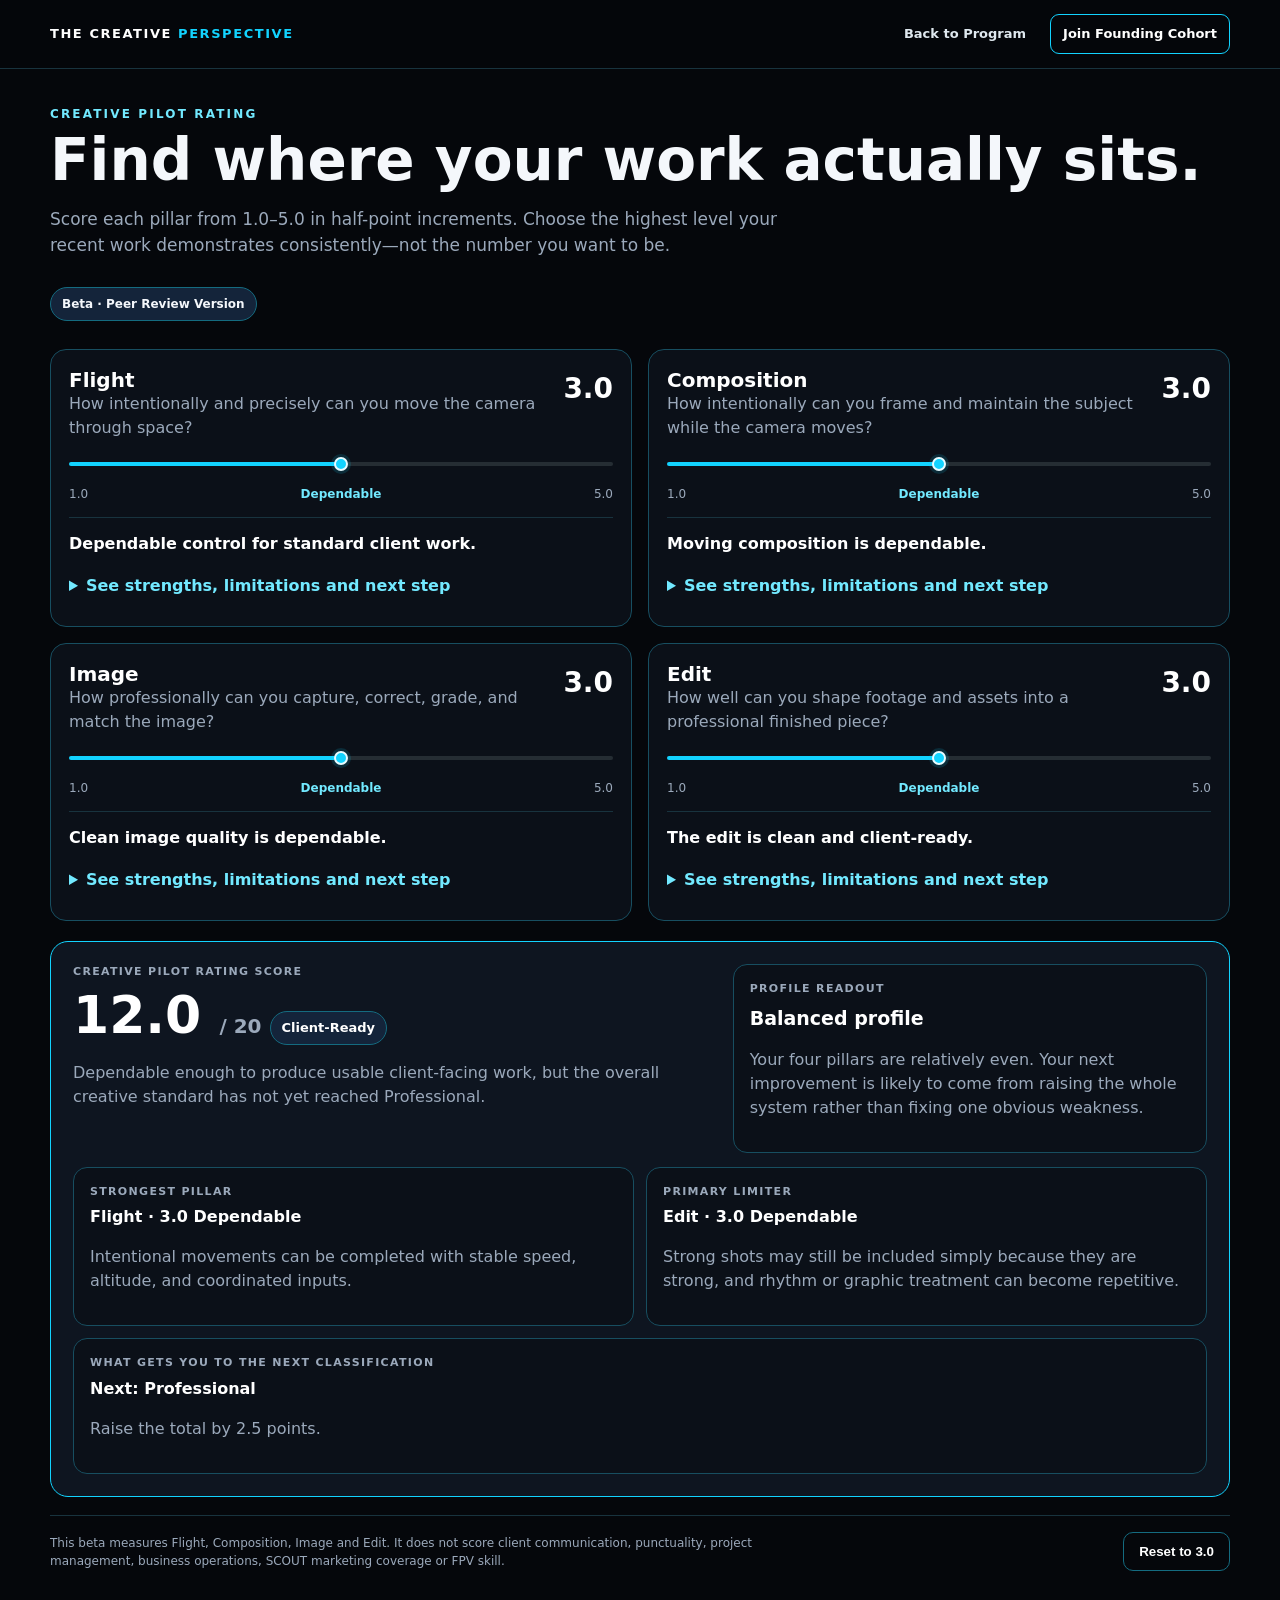
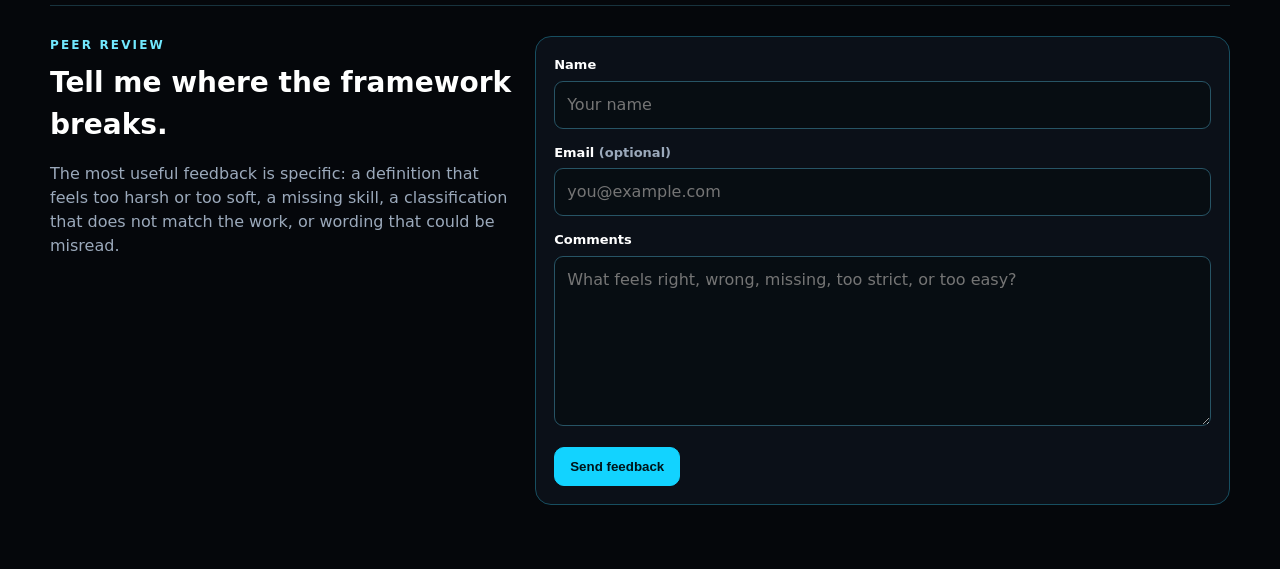
<file: creative-pilot-rating/index.html>
<!doctype html>
<html lang="en">
<head>
<script src="https://app.termly.io/resource-blocker/657a9781-d9c0-43cc-9ccc-3619094d77d0?autoBlock=on"></script>
<meta charset="utf-8" />
<meta name="viewport" content="width=device-width,initial-scale=1" />
<meta name="robots" content="noindex,nofollow" />
<title>Creative Pilot Rating — Beta</title>
<style>
:root{--bg:#05070b;--card:#0b1018;--card2:#0e1520;--blue:#12D3FF;--blue2:#72E9FF;--border:#146B80;--text:#f4f7fb;--muted:#9ba9bb;--soft:#14243a}*{box-sizing:border-box}body{margin:0;background:var(--bg);color:var(--text);font-family:Inter,ui-sans-serif,system-ui,-apple-system,BlinkMacSystemFont,"Segoe UI",sans-serif;line-height:1.5}.wrap{width:min(1180px,calc(100% - 28px));margin:0 auto;padding:36px 0 64px}.eyebrow{font-size:12px;font-weight:800;letter-spacing:.18em;text-transform:uppercase;color:var(--blue2)}h1{font-size:clamp(34px,5vw,58px);line-height:1.02;margin:8px 0 14px}.lead{max-width:780px;color:var(--muted);font-size:17px}.beta{display:inline-block;margin-top:12px;border:1px solid var(--border);background:var(--soft);padding:7px 11px;border-radius:999px;font-size:12px;font-weight:800}.grid{display:grid;grid-template-columns:repeat(2,minmax(0,1fr));gap:16px;margin-top:28px}.card{background:var(--card);border:1px solid #174e60;border-radius:16px;padding:18px}.title{display:block;color:#fff;font-size:20px;font-weight:800;line-height:1.2}.muted{color:var(--muted)}.top{display:flex;justify-content:space-between;gap:16px;align-items:flex-start}.score{font-size:28px;font-weight:800;color:#fff;font-variant-numeric:tabular-nums}input[type=range]{-webkit-appearance:none;appearance:none;width:100%;height:28px;background:transparent;cursor:pointer;margin:10px 0 0}input[type=range]::-webkit-slider-runnable-track{height:4px;border-radius:999px;background:linear-gradient(to right,var(--blue) 0%,var(--blue) var(--pct),#252d33 var(--pct),#252d33 100%)}input[type=range]::-moz-range-track{height:4px;border-radius:999px;background:#252d33}input[type=range]::-moz-range-progress{height:4px;border-radius:999px;background:var(--blue)}input[type=range]::-webkit-slider-thumb{-webkit-appearance:none;appearance:none;width:14px;height:14px;border-radius:50%;background:var(--blue);border:2px solid #e7fbff;margin-top:-5px;box-shadow:0 0 0 3px rgba(18,211,255,.14)}input[type=range]::-moz-range-thumb{width:14px;height:14px;border-radius:50%;background:var(--blue);border:2px solid #e7fbff;box-shadow:0 0 0 3px rgba(18,211,255,.14)}input[type=range]:focus-visible{outline:2px solid var(--blue);outline-offset:4px;border-radius:8px}.scale{display:flex;justify-content:space-between;gap:12px;font-size:12px;color:var(--muted)}.descriptor{color:var(--blue2);font-weight:800}.summary{margin-top:14px;padding-top:14px;border-top:1px solid #18333e;color:#fff;font-weight:700}details{margin-top:8px}summary{cursor:pointer;color:var(--blue2);font-weight:800;padding:10px 0}.details{display:grid;gap:12px;padding-top:4px}.label{font-size:11px;text-transform:uppercase;letter-spacing:.12em;color:var(--muted);font-weight:800}.result{margin-top:20px;background:var(--card2);border:1px solid var(--blue);border-radius:18px;padding:22px}.resultGrid{display:grid;grid-template-columns:1.15fr .85fr;gap:18px}.total{font-size:52px;font-weight:850;color:#fff;line-height:1;font-variant-numeric:tabular-nums}.total small{font-size:20px;color:var(--muted)}.pill{display:inline-block;margin-left:8px;border:1px solid var(--border);background:var(--soft);padding:6px 11px;border-radius:999px;font-size:13px;font-weight:800;color:#fff;vertical-align:middle}.subcard{background:var(--card);border:1px solid #174e60;border-radius:14px;padding:16px}.mini{display:grid;grid-template-columns:repeat(2,minmax(0,1fr));gap:12px;margin-top:14px}.white{color:#fff}.footer{display:flex;justify-content:space-between;gap:16px;align-items:center;margin-top:18px;padding-top:16px;border-top:1px solid #18333e}button{background:transparent;color:#fff;border:1px solid #146B80;border-radius:10px;padding:11px 15px;font-weight:800;cursor:pointer}@media(max-width:780px){.grid,.resultGrid,.mini{grid-template-columns:1fr}.wrap{width:min(100% - 20px,1180px);padding-top:24px}.total{font-size:42px}.footer{align-items:flex-start;flex-direction:column}}

.feedback{margin-top:34px;padding-top:30px;border-top:1px solid #18333e}.feedbackGrid{display:grid;grid-template-columns:.8fr 1.2fr;gap:22px;align-items:start}.formCard{background:var(--card);border:1px solid #174e60;border-radius:16px;padding:18px}.field{margin-bottom:14px}.field label{display:block;font-size:13px;font-weight:800;color:#fff;margin-bottom:6px}.field input,.field textarea{width:100%;border:1px solid #275465;border-radius:9px;background:#070d12;color:#fff;padding:11px 12px;font:inherit;font-size:16px}.field textarea{min-height:170px;resize:vertical}.submitBtn{background:var(--blue);border-color:var(--blue);color:#001319}.submitBtn:hover{background:var(--blue2)}@media(max-width:780px){.feedbackGrid{grid-template-columns:1fr}}

.siteHeader{position:sticky;top:0;z-index:100;background:rgba(5,7,11,.92);backdrop-filter:blur(14px);border-bottom:1px solid #18333e}.siteHeaderInner{width:min(1180px,calc(100% - 28px));margin:0 auto;min-height:68px;display:flex;align-items:center;justify-content:space-between;gap:20px}.siteBrand{color:#fff;text-decoration:none;font-size:13px;font-weight:850;letter-spacing:.12em;text-transform:uppercase}.siteBrand span{color:var(--blue)}.siteNav{display:flex;align-items:center;gap:12px}.siteNav a{color:#dfe8ef;text-decoration:none;font-size:13px;font-weight:750;padding:9px 12px;border-radius:9px}.siteNav a:hover,.siteNav a:focus-visible{color:#fff;background:#0e1520}.siteNav .join{border:1px solid var(--blue);color:#fff}.siteNav .join:hover,.siteNav .join:focus-visible{background:rgba(18,211,255,.10)}@media(max-width:700px){.siteHeaderInner{width:min(100% - 20px,1180px);min-height:62px}.siteBrand{font-size:11px;line-height:1.2;max-width:145px}.siteNav{gap:5px}.siteNav a{font-size:11px;padding:8px 8px}.siteNav .backLabel{display:none}}
</style>
</head>
<body>
<header class="siteHeader"><div class="siteHeaderInner"><a class="siteBrand" href="/">THE CREATIVE <span>PERSPECTIVE</span></a><nav class="siteNav" aria-label="Creative Pilot Rating navigation"><a href="/"><span class="backLabel">Back to </span>Program</a><a class="join" href="/#enroll">Join Founding Cohort</a></nav></div></header>
<main class="wrap">
<div class="eyebrow">Creative Pilot Rating</div>
<h1>Find where your work actually sits.</h1>
<p class="lead">Score each pillar from 1.0–5.0 in half-point increments. Choose the highest level your recent work demonstrates consistently—not the number you want to be.</p>
<span class="beta">Beta · Peer Review Version</span>
<section id="grid" class="grid"></section>
<section class="result" aria-live="polite">
<div class="resultGrid"><div><div class="label">Creative Pilot Rating Score</div><div style="margin-top:8px"><span id="total" class="total">12.0 <small>/ 20</small></span><span id="class" class="pill">Client-Ready</span></div><p id="classCopy" class="muted"></p></div><div class="subcard"><div class="label">Profile readout</div><div id="profileTitle" class="white" style="font-size:19px;font-weight:800;margin-top:6px">Balanced profile</div><p id="profileCopy" class="muted"></p></div></div>
<div class="mini"><div class="subcard"><div class="label">Strongest pillar</div><div id="strongest" class="white" style="font-weight:800;margin-top:4px"></div><p id="strongestCopy" class="muted"></p></div><div class="subcard"><div class="label">Primary limiter</div><div id="weakest" class="white" style="font-weight:800;margin-top:4px"></div><p id="weakestCopy" class="muted"></p></div></div>
<div class="subcard" style="margin-top:12px"><div class="label">What gets you to the next classification</div><div id="nextClass" class="white" style="font-weight:800;margin-top:6px"></div><p id="nextCopy" class="muted"></p></div>
</section>
<div class="footer"><p class="muted" style="font-size:12px;max-width:760px;margin:0">This beta measures Flight, Composition, Image and Edit. It does not score client communication, punctuality, project management, business operations, SCOUT marketing coverage or FPV skill.</p><button id="reset" type="button">Reset to 3.0</button></div>

<section class="feedback">
  <div class="feedbackGrid">
    <div>
      <div class="eyebrow">Peer Review</div>
      <h2 style="font-size:28px;color:#fff;margin:8px 0 10px">Tell me where the framework breaks.</h2>
      <p class="muted">The most useful feedback is specific: a definition that feels too harsh or too soft, a missing skill, a classification that does not match the work, or wording that could be misread.</p>
    </div>
    <form class="formCard" name="creative-pilot-rating-feedback" method="POST" data-netlify="true" netlify-honeypot="bot-field" action="/creative-pilot-rating/thank-you.html">
      <input type="hidden" name="form-name" value="creative-pilot-rating-feedback">
      <p style="display:none"><label>Do not fill this out: <input name="bot-field"></label></p>
      <input type="hidden" name="flight_score" id="formFlight">
      <input type="hidden" name="composition_score" id="formComposition">
      <input type="hidden" name="image_score" id="formImage">
      <input type="hidden" name="edit_score" id="formEdit">
      <input type="hidden" name="total_score" id="formTotal">
      <input type="hidden" name="classification" id="formClassification">
      <div class="field"><label for="reviewerName">Name</label><input id="reviewerName" name="name" type="text" autocomplete="name" placeholder="Your name"></div>
      <div class="field"><label for="reviewerEmail">Email <span class="muted">(optional)</span></label><input id="reviewerEmail" name="email" type="email" autocomplete="email" placeholder="you@example.com"></div>
      <div class="field"><label for="feedbackText">Comments</label><textarea id="feedbackText" name="feedback" required placeholder="What feels right, wrong, missing, too strict, or too easy?"></textarea></div>
      <button class="submitBtn" type="submit">Send feedback</button>
    </form>
  </div>
</section>
</main>
<script>

const desc={"1.0": "Starting", "1.5": "Early", "2.0": "Foundational", "2.5": "Emerging", "3.0": "Dependable", "3.5": "Skilled", "4.0": "Accomplished", "4.5": "High-Level", "5.0": "Elite"};
const d={"flight": {"name": "Flight", "tag": "How intentionally and precisely can you move the camera through space?", "levels": {"1.0": ["Basic aircraft operation is still the primary challenge.", "You can create simple single-axis movement and generally keep the aircraft on course.", "Visible corrections, inconsistent speed, and limited axis coordination make usable footage unpredictable.", "Develop clean two-axis movement before adding complexity."], "1.5": ["Basic movement exists, but coordination is still mechanical.", "You are beginning to combine inputs rather than operating one control at a time.", "Starts, stops, direction changes, or gimbal movement still expose the mechanics of the flight.", "Build smoother coordination and cleaner transitions between inputs."], "2.0": ["Simple movements are controlled in favorable conditions.", "Basic pushes, pulls, rises, and simple combinations are increasingly usable.", "Most moves happen at one speed and added complexity quickly exposes corrections.", "Add a third axis without losing speed, altitude, or camera stability."], "2.5": ["Multi-axis control is emerging but not yet consistently sustained.", "You can coordinate three axes at slower speeds and complete increasingly intentional movements.", "Precision often weakens as the shot develops, forcing the edit to work around transitions or corrections.", "Turn technically possible movements into complete and repeatable shots."], "3.0": ["Dependable control for standard client work.", "Intentional movements can be completed with stable speed, altitude, and coordinated inputs.", "Longer or more complex movement can still introduce drift, overcorrection, or loss of precision.", "Sustain clean control long enough that the movement is clearly intentional rather than briefly achieved."], "3.5": ["Sustained control is established.", "You can hold approximately seven or more clean, edit-ready seconds while maintaining the intended line and calm camera movement.", "Adding speed changes, stronger parallax, elevation changes, or more axes can still expose limitations.", "Maintain the same visual calm while increasing meaningful complexity."], "4.0": ["Complex movement is controlled rather than merely attempted.", "Multiple axes, elevation, gimbal movement, parallax, or speed modulation can work together without losing the shot.", "The most difficult movements may still require favorable conditions or multiple attempts for consistent repeatability.", "Make complex execution repeatable under greater visual and environmental pressure."], "4.5": ["High-level control remains calm during difficult movement.", "Complex movement can be sustained for roughly ten or more clean seconds when the concept requires it, with strong repeatability and little visible effort.", "Remaining weaknesses appear mainly in unusually demanding circumstances rather than normal assignments.", "Make duration, complexity, and changing conditions stop being practical constraints."], "5.0": ["Elite command of aircraft and camera movement.", "Duration is no longer the limitation. Simple or complex movement can be sustained, repeated, and adapted for as long as the creative concept requires.", "Weaknesses are minor and do not materially reduce professional output.", "Maintain reference-level control across varied assignments rather than depending on one signature movement or ideal condition."]}}, "composition": {"name": "Composition", "tag": "How intentionally can you frame and maintain the subject while the camera moves?", "levels": {"1.0": ["The subject is visible, but the framing is largely incidental.", "You can point the camera toward the intended subject.", "Horizon placement, sky-to-ground balance, and subject placement are inconsistent or accidental.", "Begin making deliberate choices about where the subject belongs in the frame."], "1.5": ["Basic framing awareness is developing.", "Horizons are more often level and the subject is usually easy to identify.", "Center framing is the default and visual balance is still driven more by aircraft position than by design.", "Use placement, angle, and balance intentionally rather than by default."], "2.0": ["A deliberate starting composition can be established.", "You understand basic subject placement and can begin a shot from a usable frame.", "Composition frequently deteriorates once movement begins. Subject drift or weak ending frames are common even when the flight itself is smooth.", "Maintain composition through movement instead of only establishing it at the start."], "2.5": ["The subject generally remains intentionally framed.", "Basic thirds, horizon placement, and visual balance are present through common movements.", "Depth, foreground use, and visual progression remain limited, and subject position can still shift unintentionally.", "Control subject placement throughout the move and begin using depth deliberately."], "3.0": ["Moving composition is dependable.", "Subject placement, horizon, and visual balance remain deliberate from the start through the resolution of standard movements.", "Frames can still feel conventional, with limited depth, perspective, or motivation behind the camera movement.", "Use foreground, parallax, altitude, angle, and perspective to make the movement reveal something."], "3.5": ["Movement and composition begin working together.", "Foreground, depth, parallax, altitude, and changing spatial relationships are intentionally used to reveal scale, context, or visual interest.", "More difficult movement can still cause the composition to weaken even when aircraft movement remains smooth.", "Maintain equally strong framing as movement complexity increases."], "4.0": ["Strong moving composition is repeatable across different subjects.", "Start, development, and resolution remain visually controlled as geometry changes. Negative space, depth, perspective, and subject separation are deliberate.", "Some work may still rely on naturally strong subjects or environments to feel exceptional.", "Create compelling compositions even when the location gives you less visual help."], "4.5": ["Composition actively elevates the subject.", "Light, shadow, depth, focal length, altitude, and movement form a visual progression rather than simply creating attractive individual shots.", "Remaining weaknesses are subtle and generally appear only in unfamiliar or visually difficult assignments.", "Demonstrate the same judgment consistently across a broader variety of subjects and visual problems."], "5.0": ["Elite moving composition demonstrates reference-level visual judgment.", "Sophisticated compositions are constructed and maintained across varied assignments without reliance on one subject, location, lens, or signature movement.", "Minor weaknesses do not materially affect the finished work.", "Maintain this standard across an increasingly broad body of work."]}}, "image": {"name": "Image", "tag": "How professionally can you capture, correct, grade, and match the image?", "levels": {"1.0": ["The camera is making most of the image decisions.", "The footage records a recognizable subject.", "Automatic exposure or white balance may shift visibly. ND use, shutter speed, and color treatment are largely uncontrolled.", "Begin locking the critical camera settings rather than allowing them to change automatically."], "1.5": ["Some image settings are controlled, but consistency is still unreliable.", "Exposure and white-balance problems are becoming easier to recognize and some settings are being locked manually.", "The camera still makes important decisions and comparable shots can visibly change in exposure, white balance, or color.", "Establish repeatable manual control before focusing heavily on the look."], "2.0": ["Manual image control is established.", "Exposure, white balance, shutter speed, and ND filters can be selected intentionally.", "Results remain inconsistent and post-production correction is basic. Correct settings do not yet guarantee a consistently clean finished image.", "Make technically clean manual capture repeatable from shot to shot."], "2.5": ["Capture is generally usable for client delivery.", "Exposure and white balance are usually correct, ND and shutter decisions are functional, and basic color correction is being applied.", "Image quality and color can still vary noticeably across the edit.", "Improve correction and consistency so the project begins to feel visually unified."], "3.0": ["Clean image quality is dependable.", "Exposure, white balance, shutter speed, ND use, correction, and basic grading are generally controlled. Technical mistakes rarely distract from the finished work.", "The grade may still be simple and shot-to-shot consistency is not yet fully refined.", "Move beyond making individual shots look good and begin controlling the look across the entire edit."], "3.5": ["The image is polished, but the grading process is still visible.", "Individual shots can look strong and a deliberate creative treatment is beginning to appear.", "LUTs or presets may be doing a noticeable amount of the creative work, and shot-to-shot color matching is not yet consistently controlled.", "Reduce dependence on applied looks and make the entire project feel like one coherent visual treatment."], "4.0": ["Color correction and grading are deliberate rather than simply applied.", "Most shots are well matched, exposure and white-balance inconsistencies are corrected effectively, and the edit maintains a cohesive visual treatment.", "Fine control over individual tonal or color regions may still be less developed than the overall grade.", "Refine the image selectively rather than relying primarily on global corrections."], "4.5": ["Advanced correction, grading, and shot matching are consistently demonstrated.", "You understand how to shape different parts of the image independently and make refined corrections rather than relying primarily on LUTs or global adjustments.", "The remaining gap is precision: being able to create exactly the intended result at a detailed level across every relevant shot.", "Develop deeper control over tonal relationships, selective color adjustments, and exact shot-to-shot matching."], "5.0": ["Elite image control is precise, intentional, and consistent.", "Color correction, grading, tonal control, and shot-to-shot matching consistently produce the intended result. Advanced tools are used purposefully without losing consistency across the project.", "Weaknesses are minor rather than recurring limitations in the image workflow.", "Maintain reference-level precision across different creative directions without depending on one look or workflow."]}}, "edit": {"name": "Edit", "tag": "How well can you shape footage and assets into a professional finished piece?", "levels": {"1.0": ["Footage is primarily assembled rather than intentionally edited.", "Clips can be placed together into a viewable sequence.", "Shot order, duration, music, and graphics show little deliberate decision-making. Brand assets may be inserted without proper preparation.", "Begin choosing clips, timing, and assets for a specific reason rather than simply using what was captured."], "1.5": ["Basic trimming exists, but editorial decisions remain arbitrary.", "Weak beginnings and endings are being removed more consistently.", "Shot duration and sequence remain mostly interchangeable. Default fonts, poorly prepared logos, generic transitions, or inconsistent graphics can make the piece feel amateur.", "Develop basic sequence logic and cleaner typography and asset preparation."], "2.0": ["The edit is functional, but music or templates are doing much of the structuring.", "Usable portions of footage are selected and basic branding is present.", "Many shots could be reordered with little consequence. Typography, graphics, and branding may lack hierarchy, consistency, or professional integration.", "Create a defensible reason for key shots and assets to appear where and how they do."], "2.5": ["Basic sequence logic and cleaner asset handling are emerging.", "The edit follows an understandable progression and branding is more consistently prepared and presented.", "Pacing is often uniform, while stock transitions, preset graphics, or obvious templates can dominate the creative decisions.", "Control pace, energy, and visual hierarchy without leaning on effects to create polish."], "3.0": ["The edit is clean and client-ready.", "Shot selection, sequence, pacing, music, titles, logos, and transitions are handled professionally. Assets are properly prepared and typography is clean and legible.", "Strong shots may still be included simply because they are strong, and rhythm or graphic treatment can become repetitive.", "Develop stronger restraint and make every major editorial decision serve progression, orientation, information, or emotion."], "3.5": ["Editorial rhythm and graphic integration become more intentional.", "Pacing changes by section, continuity is considered, cuts respond to musical phrasing, and branding feels integrated rather than added afterward.", "The edit can still rely more than necessary on music, speed ramps, stock elements, or familiar visual devices.", "Let the footage and visual logic motivate the edit before relying on post-production devices."], "4.0": ["Strong editing and brand execution are consistently controlled.", "Sequencing, pacing, restraint, typography, graphics, transitions, and motion elements are adapted to the project rather than feeling template-driven.", "The experience may still depend on a familiar editing style or established set of creative devices.", "Build equally polished edits across different brands, platforms, and creative directions."], "4.5": ["Editorial and graphic decisions function as one system.", "Brand assets feel native to the footage, motion design is polished, typography is highly controlled, transitions are purposeful, and the editor can move between different styles without losing quality.", "The remaining gap is complete adaptability and reference-level decision-making across highly varied assignments.", "Make the creative direction—not a preferred formula—the thing that determines every editorial choice."], "5.0": ["Elite editorial judgment and asset integration operate at a reference level.", "Shot selection, sequencing, rhythm, typography, graphics, transitions, sound, and brand execution support one coherent creative direction without relying on templates, gimmicks, or one repeated editing formula.", "Weaknesses are minor rather than systemic.", "Maintain reference-level editorial judgment across increasingly varied creative problems."]}}};
const classes=[{"name": "Benchmark", "total": 19, "floor": 4.5, "copy": "Reference-level capability across the complete Creative Pilot Rating. The work establishes a standard other pilots can study."}, {"name": "Expert", "total": 17, "floor": 3.5, "copy": "Exceptional capability across all four pillars, with no major weakness materially limiting the finished work."}, {"name": "Professional", "total": 14.5, "floor": 3.0, "copy": "A demonstrated professional creative standard across the complete workflow—not simply the ability to complete paid work."}, {"name": "Client-Ready", "total": 12, "floor": 2.5, "copy": "Dependable enough to produce usable client-facing work, but the overall creative standard has not yet reached Professional."}, {"name": "Competent", "total": 9, "floor": 2.0, "copy": "Functional command of the fundamentals with meaningful limitations still visible across the finished work."}, {"name": "Developing", "total": 6.5, "floor": 1.5, "copy": "Useful skills are present, but capability remains inconsistent across the complete workflow."}, {"name": "Beginner", "total": 4, "floor": 1.0, "copy": "Early-stage capability. The fundamentals are still being established across the four pillars."}];
const grid=document.getElementById('grid'),keys=Object.keys(d);
keys.forEach(k=>{const p=d[k],s=document.createElement('section');s.className='card';s.innerHTML=`<div class="top"><div><span class="title">${p.name}</span><div class="muted">${p.tag}</div></div><div id="${k}V" class="score">3.0</div></div><input id="${k}S" type="range" min="1" max="5" step="0.5" value="3" style="--pct:50%" aria-label="${p.name} rating"><div class="scale"><span>1.0</span><span id="${k}D" class="descriptor">Dependable</span><span>5.0</span></div><div id="${k}Sum" class="summary"></div><details><summary>See strengths, limitations and next step</summary><div class="details"><div><div class="label">What this demonstrates</div><div id="${k}Str"></div></div><div><div class="label">What is holding it back</div><div id="${k}Lim"></div></div><div><div class="label">Next level focus</div><div id="${k}Next"></div></div></div></details>`;grid.appendChild(s)});
function values(){const v={};keys.forEach(k=>v[k]=+document.getElementById(k+'S').value);return v}
function classify(t,f){return classes.find(c=>t>=c.total&&f>=c.floor)||classes[classes.length-1]}
function profile(v){const a=keys.map(k=>({k,v:v[k]})).sort((x,y)=>y.v-x.v),sp=a[0].v-a[a.length-1].v;if(sp<=.5)return{title:'Balanced profile',copy:'Your four pillars are relatively even. Your next improvement is likely to come from raising the whole system rather than fixing one obvious weakness.'};const hi=a.filter(x=>x.v>=a[0].v-.25).map(x=>d[x.k].name),lo=a.filter(x=>x.v<=a[a.length-1].v+.25).map(x=>d[x.k].name);return{title:hi.join(' + ')+'-led profile',copy:`Your strongest advantage is ${hi.join(' and ')}. The larger gap is ${lo.join(' and ')}. The weakest pillar is likely limiting how strong the finished work feels.`}}
function next(c,v,t){const i=classes.findIndex(x=>x.name===c.name);if(i<=0)return{name:'Benchmark established',copy:'The next challenge is maintaining reference-level work across more assignments, subjects and conditions.'};const n=classes[i-1],gap=Math.max(0,n.total-t),def=keys.filter(k=>v[k]<n.floor),p=[];if(gap>0)p.push(`Raise the total by ${gap.toFixed(1)} point${gap===1?'':'s'}.`);if(def.length)p.push(`Bring ${def.map(k=>d[k].name).join(', ')} to at least ${n.floor.toFixed(1)}.`);return{name:'Next: '+n.name,copy:p.join(' ')||'Your profile satisfies the numerical threshold; confirm consistency before upgrading.'}}
function syncForm(v,t,c){document.getElementById('formFlight').value=v.flight.toFixed(1);document.getElementById('formComposition').value=v.composition.toFixed(1);document.getElementById('formImage').value=v.image.toFixed(1);document.getElementById('formEdit').value=v.edit.toFixed(1);document.getElementById('formTotal').value=t.toFixed(1);document.getElementById('formClassification').value=c.name}
function render(){const v=values();keys.forEach(k=>{const n=v[k],s=n.toFixed(1),x=d[k].levels[s],pct=((n-1)/4)*100,slider=document.getElementById(k+'S');slider.style.setProperty('--pct',pct+'%');document.getElementById(k+'V').textContent=s;document.getElementById(k+'D').textContent=desc[s];document.getElementById(k+'Sum').textContent=x[0];document.getElementById(k+'Str').textContent=x[1];document.getElementById(k+'Lim').textContent=x[2];document.getElementById(k+'Next').textContent=x[3]});const t=keys.reduce((a,k)=>a+v[k],0),f=Math.min(...keys.map(k=>v[k])),c=classify(t,f);document.getElementById('total').innerHTML=t.toFixed(1)+' <small>/ 20</small>';document.getElementById('class').textContent=c.name;document.getElementById('classCopy').textContent=c.copy;const a=keys.map(k=>({k,v:v[k]})).sort((x,y)=>y.v-x.v),hi=a[0],lo=a[a.length-1];document.getElementById('strongest').textContent=`${d[hi.k].name} · ${hi.v.toFixed(1)} ${desc[hi.v.toFixed(1)]}`;document.getElementById('strongestCopy').textContent=d[hi.k].levels[hi.v.toFixed(1)][1];document.getElementById('weakest').textContent=`${d[lo.k].name} · ${lo.v.toFixed(1)} ${desc[lo.v.toFixed(1)]}`;document.getElementById('weakestCopy').textContent=d[lo.k].levels[lo.v.toFixed(1)][2];const p=profile(v);document.getElementById('profileTitle').textContent=p.title;document.getElementById('profileCopy').textContent=p.copy;const nn=next(c,v,t);document.getElementById('nextClass').textContent=nn.name;document.getElementById('nextCopy').textContent=nn.copy;syncForm(v,t,c)}
keys.forEach(k=>document.getElementById(k+'S').addEventListener('input',render));document.getElementById('reset').addEventListener('click',()=>{keys.forEach(k=>document.getElementById(k+'S').value='3');render()});render();

</script>
</body>
</html>
</file>
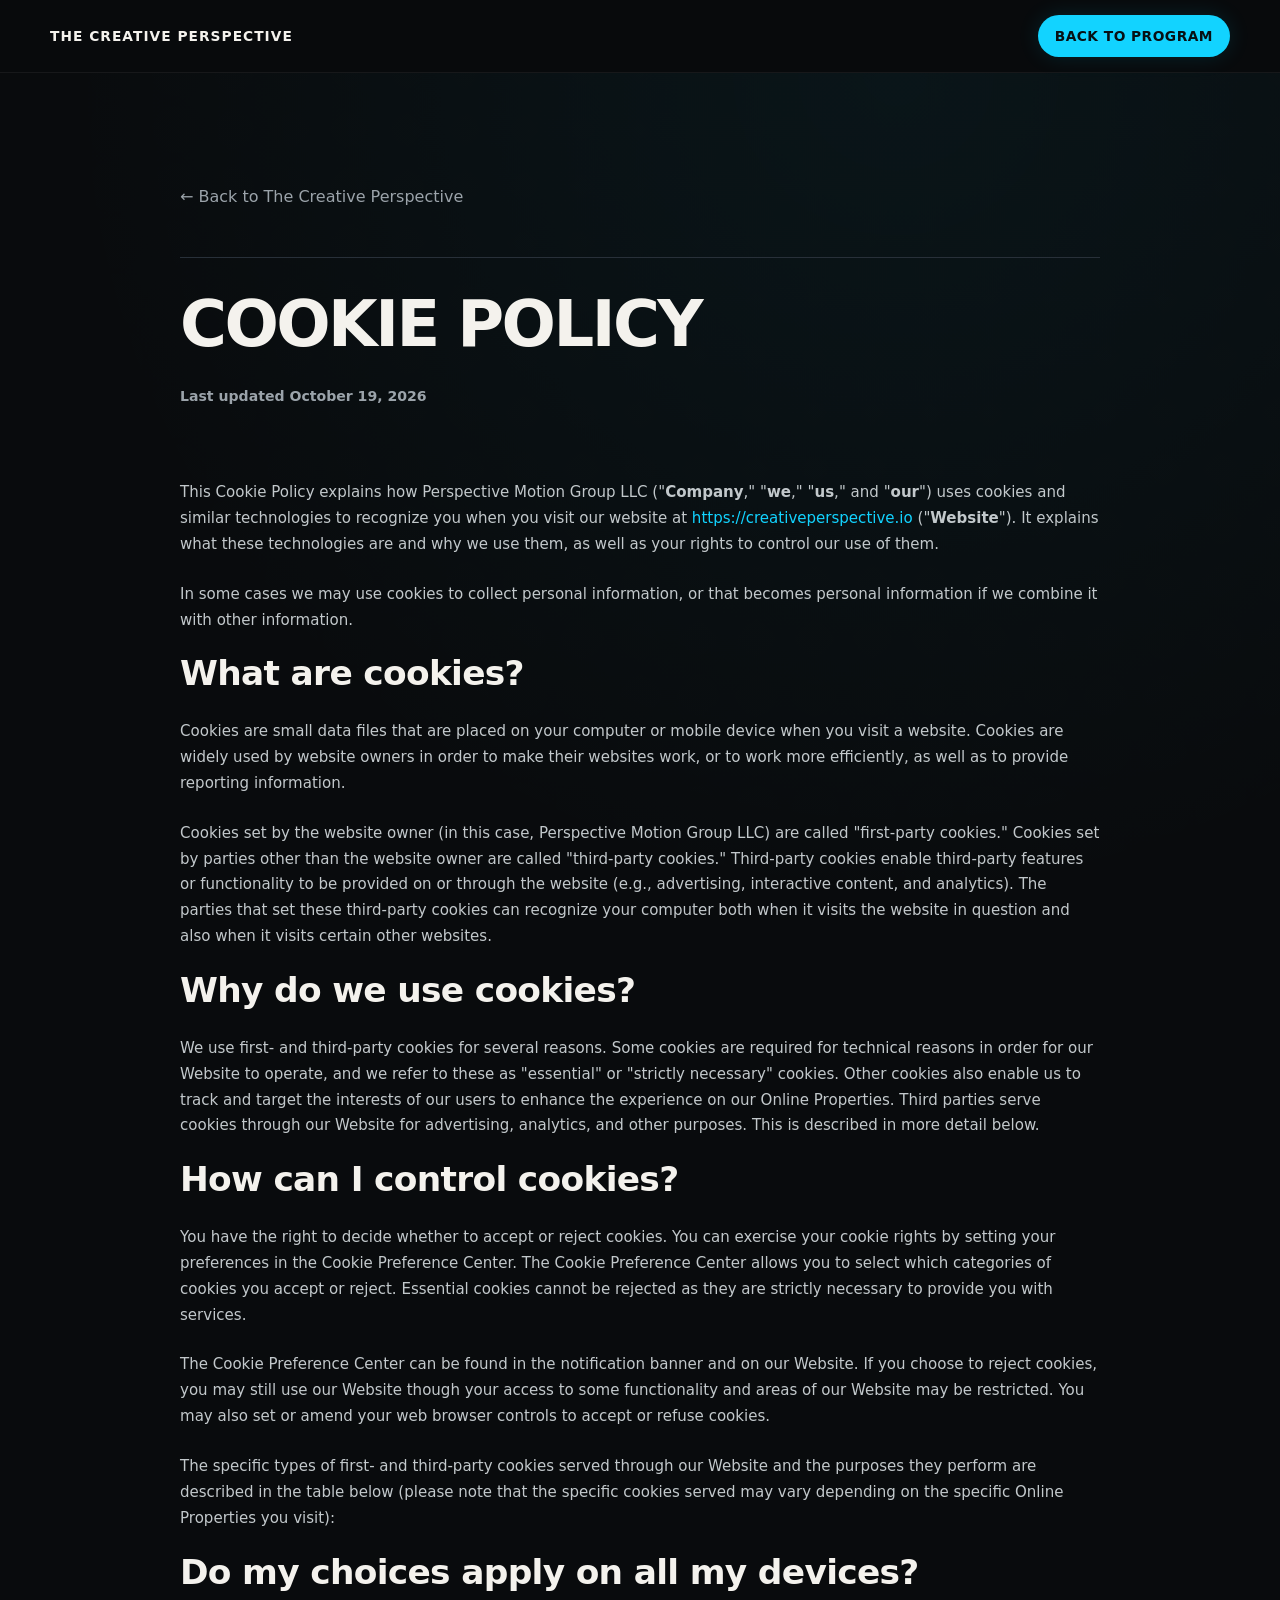
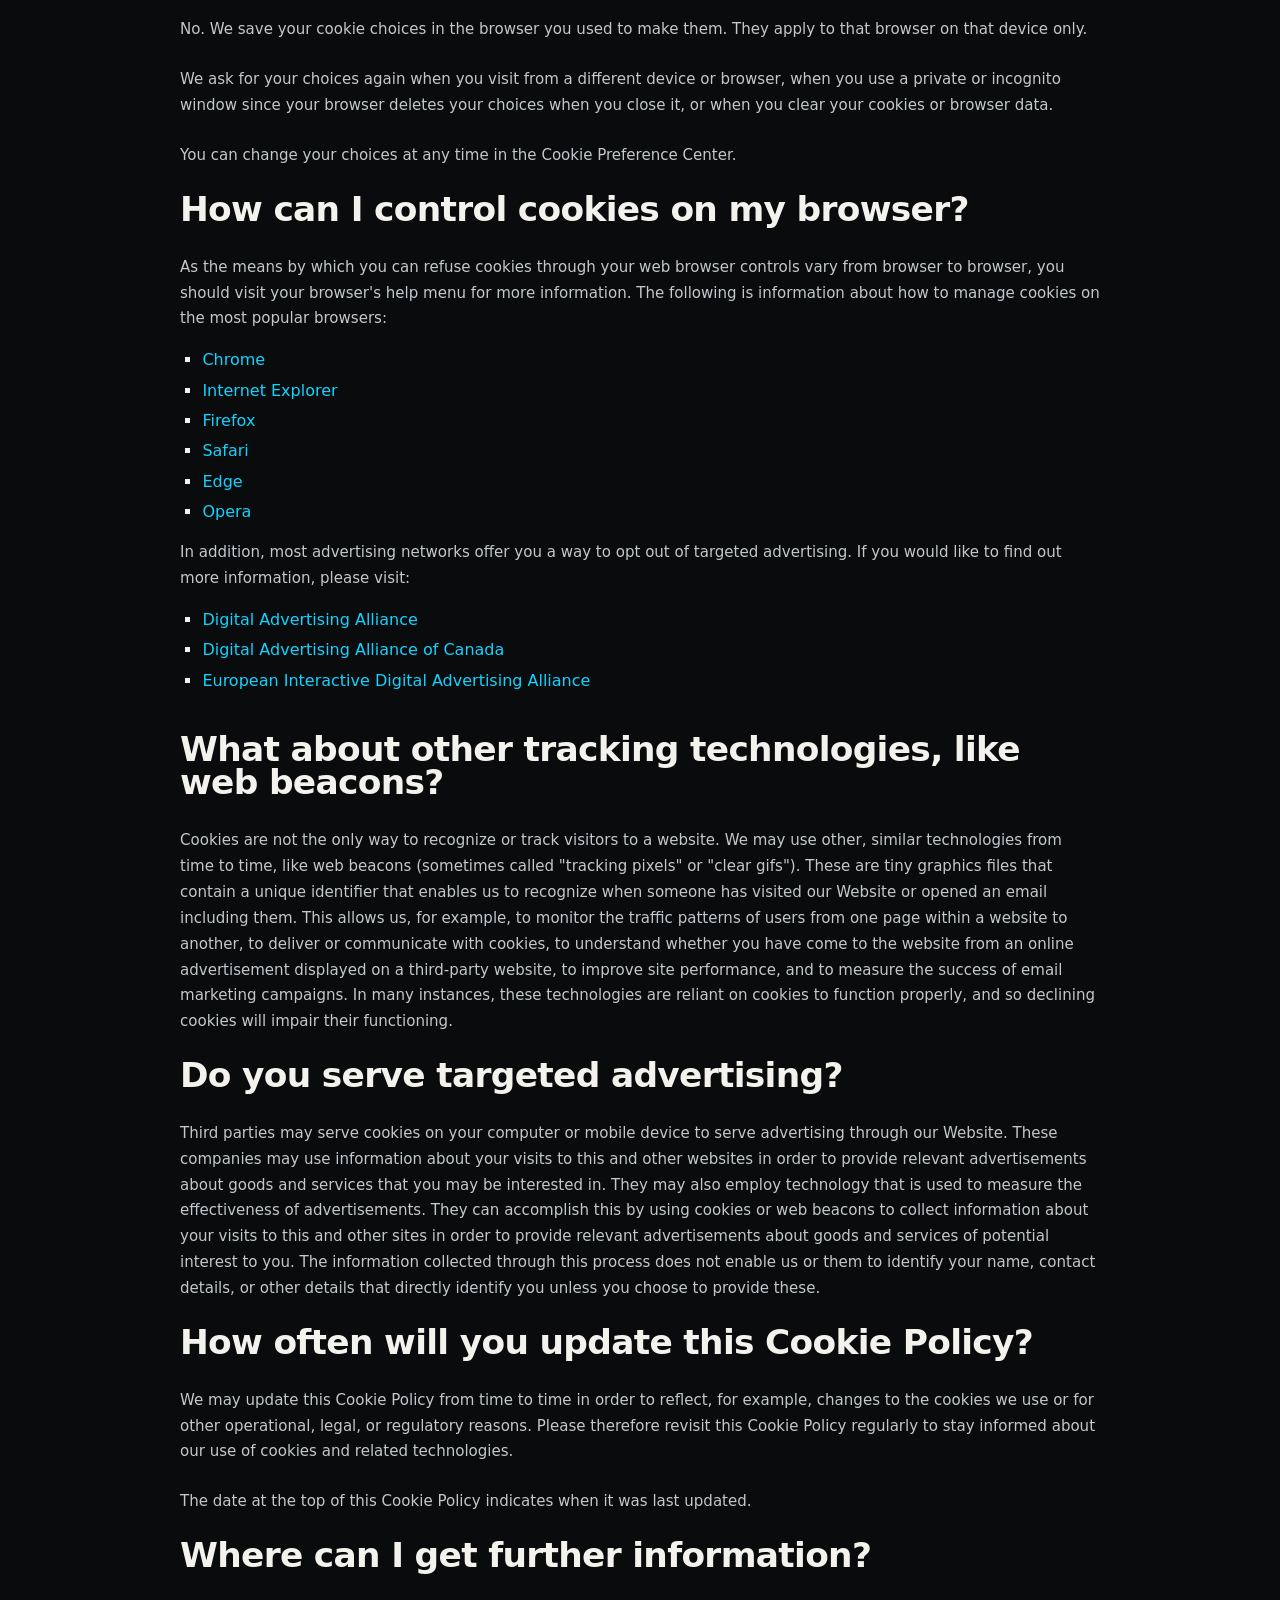
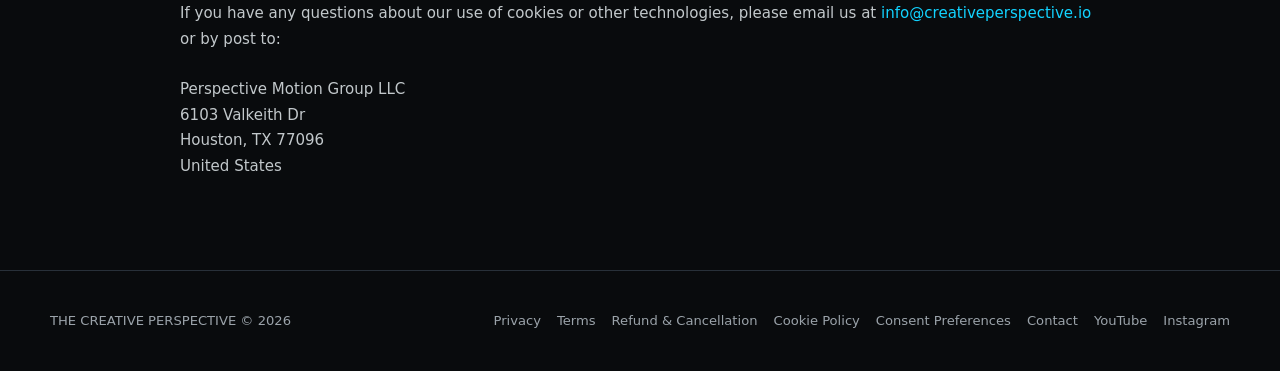
<file: cookie-policy.html>
<!doctype html>
<html lang="en">
<head>
<script src="https://app.termly.io/resource-blocker/657a9781-d9c0-43cc-9ccc-3619094d77d0?autoBlock=on"></script>
<meta charset="utf-8">
<meta name="viewport" content="width=device-width,initial-scale=1">
<meta name="description" content="Cookie policy for The Creative Perspective and Perspective Motion Group LLC.">
<title>Cookie Policy | The Creative Perspective</title>
<link rel="stylesheet" href="/styles.css">
</head>
<body class="legal-page">
<nav class="nav"><div class="wrap navin"><a class="brand" href="/">THE CREATIVE PERSPECTIVE</a><div></div><a class="cohortmark header-cta" href="/">BACK TO PROGRAM</a></div></nav>
<main class="legal-main"><div class="wrap legal-shell"><a class="back-link" href="/">← Back to The Creative Perspective</a><div class="legal-content"><style>
  [data-custom-class='body'], [data-custom-class='body'] * {
          background: transparent !important;
        }
[data-custom-class='title'], [data-custom-class='title'] * {
          font-family: Arial !important;
font-size: 26px !important;
color: #000000 !important;
        }
[data-custom-class='subtitle'], [data-custom-class='subtitle'] * {
          font-family: Arial !important;
color: #595959 !important;
font-size: 14px !important;
        }
[data-custom-class='heading_1'], [data-custom-class='heading_1'] * {
          font-family: Arial !important;
font-size: 19px !important;
color: #000000 !important;
        }
[data-custom-class='heading_2'], [data-custom-class='heading_2'] * {
          font-family: Arial !important;
font-size: 17px !important;
color: #000000 !important;
        }
[data-custom-class='body_text'], [data-custom-class='body_text'] * {
          color: #595959 !important;
font-size: 14px !important;
font-family: Arial !important;
        }
[data-custom-class='link'], [data-custom-class='link'] * {
          color: #3030F1 !important;
font-size: 14px !important;
font-family: Arial !important;
word-break: break-word !important;
        }
</style>

      <div data-custom-class="body">
      <div><strong><span style="font-size: 26px;"><span data-custom-class="title"><h1>COOKIE POLICY</h1></span></span></strong></div><div><span style="color: rgb(127, 127, 127);"><strong><span style="font-size: 15px;"><span data-custom-class="subtitle">Last updated <bdt class="question">October 19, 2026</bdt></span></span></strong></span></div><div><br></div><div><br></div><div><br></div><div style="line-height: 1.5;"><span style="color: rgb(127, 127, 127);"><span style="color: rgb(89, 89, 89); font-size: 15px;"><span data-custom-class="body_text">This Cookie Policy explains how <bdt class="question">Perspective Motion Group LLC</bdt> ("<strong>Company</strong>," "<strong>we</strong>," "<strong>us</strong>," and "<strong>our</strong>") uses cookies and similar technologies to recognize you when you visit our website at&nbsp;</span></span><span style="color: rgb(0, 58, 250); font-size: 15px;"><span data-custom-class="body_text"><bdt class="question"><a target="_blank" data-custom-class="link" href="https://creativeperspective.io">https://creativeperspective.io</a></bdt></span></span><span style="color: rgb(89, 89, 89); font-size: 15px;"><span data-custom-class="body_text"> ("<strong>Website</strong>"). It explains what these technologies are and why we use them, as well as your rights to control our use of them.</span></span></span></div><div style="line-height: 1.5;"><br></div><div style="line-height: 1.5;"><span style="color: rgb(127, 127, 127);"><span style="color: rgb(89, 89, 89); font-size: 15px;"><span data-custom-class="body_text">In some cases we may use cookies to collect personal information, or that becomes personal information if we combine it with other information.</span></span></span></div><div style="line-height: 1.5;"><br></div><div style="line-height: 1.5;"><span style="color: rgb(127, 127, 127);"><span style="color: rgb(0, 0, 0); font-size: 15px;"><strong><span data-custom-class="heading_1"><h2>What are cookies?</h2></span></strong></span></span></div><div style="line-height: 1.5;"><span style="color: rgb(127, 127, 127);"><span style="color: rgb(89, 89, 89); font-size: 15px;"><span data-custom-class="body_text">Cookies are small data files that are placed on your computer or mobile device when you visit a website. Cookies are widely used by website owners in order to make their websites work, or to work more efficiently, as well as to provide reporting information.</span></span></span></div><div style="line-height: 1.5;"><br></div><div style="line-height: 1.5;"><span style="color: rgb(127, 127, 127);"><span style="color: rgb(89, 89, 89); font-size: 15px;"><span data-custom-class="body_text">Cookies set by the website owner (in this case, <bdt class="question">Perspective Motion Group LLC</bdt>) are called "first-party cookies." Cookies set by parties other than the website owner are called "third-party cookies." Third-party cookies enable third-party features or functionality to be provided on or through the website (e.g., advertising, interactive content, and analytics). The parties that set these third-party cookies can recognize your computer both when it visits the website in question and also when it visits certain other websites.</span></span></span></div><div style="line-height: 1.5;"><br></div><div style="line-height: 1.5;"><span style="color: rgb(127, 127, 127);"><span style="color: rgb(0, 0, 0); font-size: 15px;"><strong><span data-custom-class="heading_1"><h2>Why do we use cookies?</h2></span></strong></span></span></div><div style="line-height: 1.5;"><span style="color: rgb(127, 127, 127);"><span style="color: rgb(89, 89, 89); font-size: 15px;"><span data-custom-class="body_text">We use first-<bdt class="block-component"></bdt> and third-<bdt class="statement-end-if-in-editor"></bdt>party cookies for several reasons. Some cookies are required for technical reasons in order for our Website to operate, and we refer to these as "essential" or "strictly necessary" cookies. Other cookies also enable us to track and target the interests of our users to enhance the experience on our Online Properties. <bdt class="block-component"></bdt>Third parties serve cookies through our Website for advertising, analytics, and other purposes. <bdt class="statement-end-if-in-editor"></bdt>This is described in more detail below.</span></span></span></div><div style="line-height: 1.5;"><br></div><div style="line-height: 1.5;"><span style="color: rgb(127, 127, 127);"><span style="color: rgb(89, 89, 89); font-size: 15px;"><span style="font-size: 15px; color: rgb(89, 89, 89);"><span style="font-size: 15px; color: rgb(89, 89, 89);"><span id="control" style="color: rgb(0, 0, 0);"><strong><span data-custom-class="heading_1"><h2>How can I control cookies?</h2></span></strong></span></span></span></span></span></div><div style="line-height: 1.5;"><span style="font-size: 15px; color: rgb(89, 89, 89);"><span style="font-size: 15px; color: rgb(89, 89, 89);"><span data-custom-class="body_text">You have the right to decide whether to accept or reject cookies. You can exercise your cookie rights by setting your preferences in the Cookie Preference Center. The Cookie Preference Center allows you to select which categories of cookies you accept or reject. Essential cookies cannot be rejected as they are strictly necessary to provide you with services.</span></span></span></div><div style="line-height: 1.5;"><br></div><div style="line-height: 1.5;"><span style="font-size: 15px; color: rgb(89, 89, 89);"><span style="font-size: 15px; color: rgb(89, 89, 89);"><span data-custom-class="body_text">The Cookie Preference Center can be found in the notification banner and on our Website. If you choose to reject cookies, you may still use our Website though your access to some functionality and areas of our Website may be restricted. You may also set or amend your web browser controls to accept or refuse cookies.</span></span></span></div><div style="line-height: 1.5;"><br></div><div style="line-height: 1.5;"><span style="font-size: 15px; color: rgb(89, 89, 89);"><span style="font-size: 15px; color: rgb(89, 89, 89);"><span data-custom-class="body_text">The specific types of first- and third-party cookies served through our Website and the purposes they perform are described in the table below (please note that the specific&nbsp;</span><span data-custom-class="body_text">cookies served may vary depending on the specific Online Properties you visit):</span></span></span><span style="font-size: 15px;"></span></div><div><br></div><div><strong><span data-custom-class="heading_1"><h2>Do my choices apply on all my devices?</h2></span></strong></div><div><span data-custom-class="body_text">No. We save your cookie choices in the browser you used to make them. They apply to that browser on that device only.</span></div><div><br></div><div><span data-custom-class="body_text">We ask for your choices again when you visit from a different device or browser, when you use a private or incognito window since your browser deletes your choices when you close it, or when you clear your cookies or browser data.</span></div><div><br></div><div><span data-custom-class="body_text">You can change your choices at any time in the Cookie Preference Center.</span></div><div><br></div><div><span style="color: rgb(127, 127, 127);"><span style="color: rgb(0, 0, 0); font-size: 15px;"><strong><span data-custom-class="heading_1"><h2>How can I control cookies on my browser?</h2></span></strong></span></span></div><div style="line-height: 1.5;"><span data-custom-class="body_text">As the means by which you can refuse cookies through your web browser controls vary from browser to browser, you should visit your browser's help menu for more information. The following is information about how to manage cookies on the most popular browsers:</span><span style="color: rgb(0, 58, 250);"><a data-custom-class="link" href="https://support.google.com/chrome/answer/95647#zippy=%2Callow-or-block-cookies" rel="noopener noreferrer" target="_blank"></a></span></div><ul><li style="line-height: 1.5;"><span style="color: rgb(0, 58, 250);"><a data-custom-class="link" href="https://support.google.com/chrome/answer/95647#zippy=%2Callow-or-block-cookies" rel="noopener noreferrer" target="_blank"><span style="font-size: 15px;">Chrome</span></a></span></li><li style="line-height: 1.5;"><span style="color: rgb(0, 58, 250);"><a data-custom-class="link" href="https://support.microsoft.com/en-us/windows/delete-and-manage-cookies-168dab11-0753-043d-7c16-ede5947fc64d" rel="noopener noreferrer" target="_blank"><span style="font-size: 15px;">Internet Explorer</span></a></span></li><li style="line-height: 1.5;"><span style="color: rgb(0, 58, 250);"><a data-custom-class="link" href="https://support.mozilla.org/en-US/kb/enhanced-tracking-protection-firefox-desktop?redirectslug=enable-and-disable-cookies-website-preferences&redirectlocale=en-US" rel="noopener noreferrer" target="_blank"><span style="font-size: 15px;">Firefox</span></a></span></li><li style="line-height: 1.5;"><span style="color: rgb(0, 58, 250);"><a data-custom-class="link" href="https://support.apple.com/en-ie/guide/safari/sfri11471/mac" rel="noopener noreferrer" target="_blank"><span style="font-size: 15px;">Safari</span></a></span></li><li style="line-height: 1.5;"><span style="color: rgb(0, 58, 250);"><a data-custom-class="link" href="https://support.microsoft.com/en-us/windows/microsoft-edge-browsing-data-and-privacy-bb8174ba-9d73-dcf2-9b4a-c582b4e640dd" rel="noopener noreferrer" target="_blank"><span style="font-size: 15px;">Edge</span></a></span></li><li style="line-height: 1.5;"><span style="color: rgb(0, 58, 250);"><a data-custom-class="link" href="https://help.opera.com/en/latest/web-preferences/" rel="noopener noreferrer" target="_blank"><span style="font-size: 15px;">Opera</span></a></span></li></ul><div style="line-height: 1.5;"><span data-custom-class="body_text">In addition, most advertising networks offer you a way to opt out of targeted advertising. If you would like to find out more information, please visit:</span><span style="color: rgb(0, 58, 250);"><a data-custom-class="link" href="http://www.aboutads.info/choices/" rel="noopener noreferrer" target="_blank"></a></span></div><ul><li style="line-height: 1.5;"><span style="color: rgb(0, 58, 250);"><a data-custom-class="link" href="http://www.aboutads.info/choices/" rel="noopener noreferrer" target="_blank"><span style="font-size: 15px;">Digital Advertising Alliance</span></a></span><span style="color: rgb(0, 58, 250);"><a data-custom-class="link" href="https://youradchoices.ca/" rel="noopener noreferrer" target="_blank"></a></span></li><li style="line-height: 1.5;"><span style="color: rgb(0, 58, 250);"><a data-custom-class="link" href="https://youradchoices.ca/" rel="noopener noreferrer" target="_blank"><span style="color: rgb(0, 58, 250); font-size: 15px;">Digital Advertising Alliance of Canada</span></a></span><span style="color: rgb(0, 58, 250);"><a data-custom-class="link" href="http://www.youronlinechoices.com/" rel="noopener noreferrer" target="_blank"></a></span></li><li style="line-height: 1.5;"><span style="color: rgb(0, 58, 250);"><a data-custom-class="link" href="http://www.youronlinechoices.com/" rel="noopener noreferrer" target="_blank"><span style="font-size: 15px;">European Interactive Digital Advertising Alliance</span></a></span></li></ul><div><br></div><div><strong><span data-custom-class="heading_1"><h2>What about other tracking technologies, like web beacons?</h2></span></strong></div><div style="line-height: 1.5;"><span style="color: rgb(127, 127, 127);"><span style="color: rgb(89, 89, 89); font-size: 15px;"><span style="font-size: 15px; color: rgb(89, 89, 89);"><span data-custom-class="body_text">Cookies are not the only way to recognize or track visitors to a website. We may use other, similar technologies from time to time, like web beacons (sometimes called "tracking pixels" or "clear gifs"). These are tiny graphics files that contain a unique identifier that enables us to recognize when someone has visited our Website<bdt class="block-component"></bdt> or opened an email including them<bdt class="statement-end-if-in-editor"></bdt>. This allows us, for example, to monitor&nbsp;</span><span style="font-size: 15px; color: rgb(89, 89, 89);"><span style="color: rgb(89, 89, 89);"><span data-custom-class="body_text">the traffic patterns of users from one page within a website to another, to deliver or communicate with cookies, to understand whether you have come to the website from an online advertisement displayed on a third-party website, to improve site performance, and to measure the success of email marketing campaigns. In many instances, these technologies are reliant on cookies to function properly, and so declining cookies will impair their functioning.</span></span></span></span></span></span><span style="color: rgb(127, 127, 127);"><span style="color: rgb(89, 89, 89); font-size: 15px;"><span style="font-size: 15px; color: rgb(89, 89, 89);"><span style="font-size: 15px; color: rgb(89, 89, 89);"><span style="color: rgb(89, 89, 89);"><bdt class="block-component"></bdt></span></span></span></span></span></div><div style="line-height: 1.5;"><br></div><div style="line-height: 1.5;"><strong><span data-custom-class="heading_1"><h2>Do you serve targeted advertising?</h2></span></strong></div><div style="line-height: 1.5;"><span style="font-size: 15px; color: rgb(89, 89, 89);"><span data-custom-class="body_text">Third parties may serve cookies on your computer or mobile device to serve advertising through our Website. These companies may use information about your visits to this and other websites in order to provide relevant advertisements about goods and services that you may be interested in. They may also employ technology that is used to measure the effectiveness of advertisements. They can accomplish this by using cookies or web beacons to collect information about your visits to this and other sites in order to provide relevant advertisements about goods and services of potential interest to you. The information collected through this process does not enable us or them to identify your name, contact details, or other details that directly identify you unless you choose to provide these.</span></span><span style="color: rgb(127, 127, 127);"><span style="color: rgb(89, 89, 89); font-size: 15px;"><span style="font-size: 15px; color: rgb(89, 89, 89);"><span style="font-size: 15px; color: rgb(89, 89, 89);"><span style="color: rgb(89, 89, 89);"><bdt class="statement-end-if-in-editor"></bdt></span></span></span></span></span></div><div style="line-height: 1.5;"><br></div><div style="line-height: 1.5;"><strong><span data-custom-class="heading_1"><h2>How often will you update this Cookie Policy?</h2></span></strong></div><div style="line-height: 1.5;"><span style="font-size: 15px; color: rgb(89, 89, 89);"><span style="font-size: 15px; color: rgb(89, 89, 89);"><span data-custom-class="body_text">We may update&nbsp;</span><span style="font-size: 15px; color: rgb(89, 89, 89);"><span data-custom-class="body_text">this Cookie Policy from time to time in order to reflect, for example, changes to the cookies we use or for other operational, legal, or regulatory reasons. Please therefore revisit this Cookie Policy regularly to stay informed about our use of cookies and related technologies.</span></span></span></span></div><div style="line-height: 1.5;"><br></div><div style="line-height: 1.5;"><span style="font-size: 15px; color: rgb(89, 89, 89);"><span style="font-size: 15px; color: rgb(89, 89, 89);"><span style="font-size: 15px; color: rgb(89, 89, 89);"><span data-custom-class="body_text">The date at the top of this Cookie Policy indicates when it was last updated.</span></span></span></span></div><div style="line-height: 1.5;"><br></div><div style="line-height: 1.5;"><strong><span data-custom-class="heading_1"><h2>Where can I get further information?</h2></span></strong></div><div style="line-height: 1.5;"><span style="font-size: 15px; color: rgb(89, 89, 89);"><span style="font-size: 15px; color: rgb(89, 89, 89);"><span style="font-size: 15px; color: rgb(89, 89, 89);"><span data-custom-class="body_text">If you have any questions about our use of cookies or other technologies, please<bdt class="block-component"></bdt> email us at <bdt class="question"><a target="_blank" data-custom-class="link" href="mailto:info@creativeperspective.io">info@creativeperspective.io</a></bdt> or by post to<bdt class="else-block"></bdt>:</span></span></span></span></div><div style="line-height: 1.5;"><br></div><div style="line-height: 1.5;"><span style="font-size: 15px; color: rgb(89, 89, 89);"><span style="font-size: 15px; color: rgb(89, 89, 89);"><span data-custom-class="body_text"><bdt class="question">Perspective Motion Group LLC</bdt></span></span></span></div><div style="line-height: 1.5;"><bdt class="block-component"><span style="font-size: 15px;"></span></bdt><span style="font-size: 15px;"><bdt class="question"><span data-custom-class="body_text">6103 Valkeith Dr</span></bdt></span><bdt class="statement-end-if-in-editor"><span style="font-size: 15px;"></span></bdt></div><div style="line-height: 1.5;"><span style="font-size: 15px; color: rgb(89, 89, 89);"><span data-custom-class="body_text"><bdt class="block-component"></bdt></span></span></div><div style="line-height: 1.5;"><bdt class="block-component"></bdt><bdt class="question"><span data-custom-class="body_text">Houston,</span></bdt><bdt class="statement-end-if-in-editor"></bdt><span data-custom-class="body_text"><span style="font-size: 15px; color: rgb(89, 89, 89);"><bdt class="block-component"></bdt><bdt class="block-component"></bdt> <bdt class="question">TX</bdt><bdt class="statement-end-if-in-editor"></bdt><bdt class="block-component"></bdt><bdt class="block-component"></bdt> <bdt class="question">77096</bdt><bdt class="statement-end-if-in-editor"></bdt><bdt class="block-component"></bdt><bdt class="block-component"></bdt><bdt class="block-component"></bdt></span></span></div><div style="line-height: 1.5;"><span data-custom-class="body_text"><span style="font-size: 15px; color: rgb(89, 89, 89);"><bdt class="question">United States</bdt><bdt class="statement-end-if-in-editor"></bdt><bdt class="else-block"></bdt></span></span><span data-custom-class="body_text"><span style="font-size: 15px; color: rgb(89, 89, 89);"><bdt class="statement-end-if-in-editor"><bdt class="block-component"></bdt></bdt></span></span></div><div style="line-height: 1.5;"><span data-custom-class="body_text"><span style="font-size: 15px; color: rgb(89, 89, 89);"><bdt class="statement-end-if-in-editor"></bdt></span></span><span data-custom-class="body_text"><span style="font-size: 15px; color: rgb(89, 89, 89);"><bdt class="block-component"></bdt></span></span></div><div style="display: none;"><a class="cookie123" href="https://app.termly.io/dsar/a67e4cf4-fe27-45bf-9c5f-b8698e6195b4"></a></div></div><style>
      ul {
        list-style-type: square;
      }
      ul > li > ul {
        list-style-type: circle;
      }
      ul > li > ul > li > ul {
        list-style-type: square;
      }
      ol li {
        font-family: Arial ;
      }
    </style>
      </div>
      </div></div></main>
<footer><div class="wrap foot"><div>THE CREATIVE PERSPECTIVE © 2026</div><div class="footlinks"><a href="/privacy-policy.html">Privacy</a><a href="/terms-and-conditions.html">Terms</a><a href="/refund-policy.html">Refund &amp; Cancellation</a><a href="/cookie-policy.html">Cookie Policy</a><a href="#" class="termly-display-preferences">Consent Preferences</a><a href="mailto:info@creativeperspective.io">Contact</a><a href="https://www.youtube.com/@Perspective_htx" target="_blank" rel="noopener">YouTube</a><a href="https://www.instagram.com/perspective.tx/" target="_blank" rel="noopener">Instagram</a></div></div></footer>
</body></html>
</file>
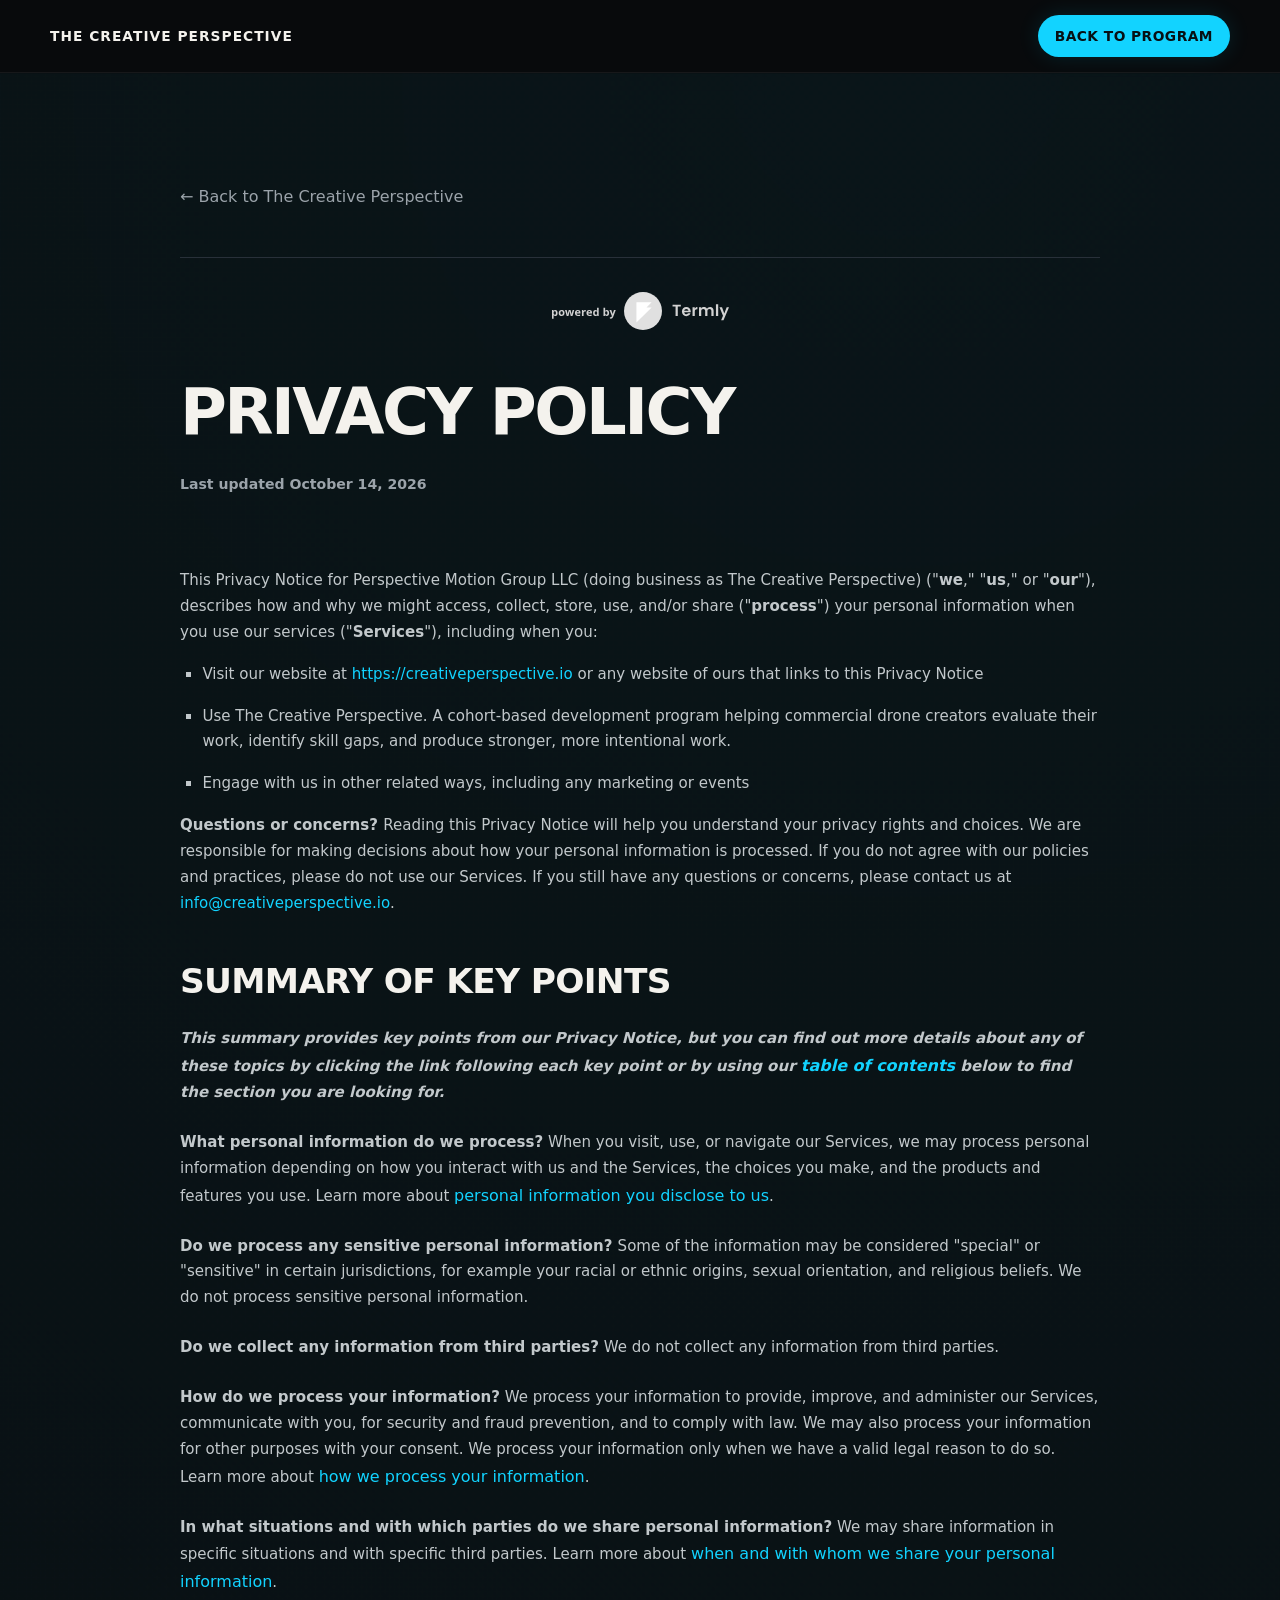
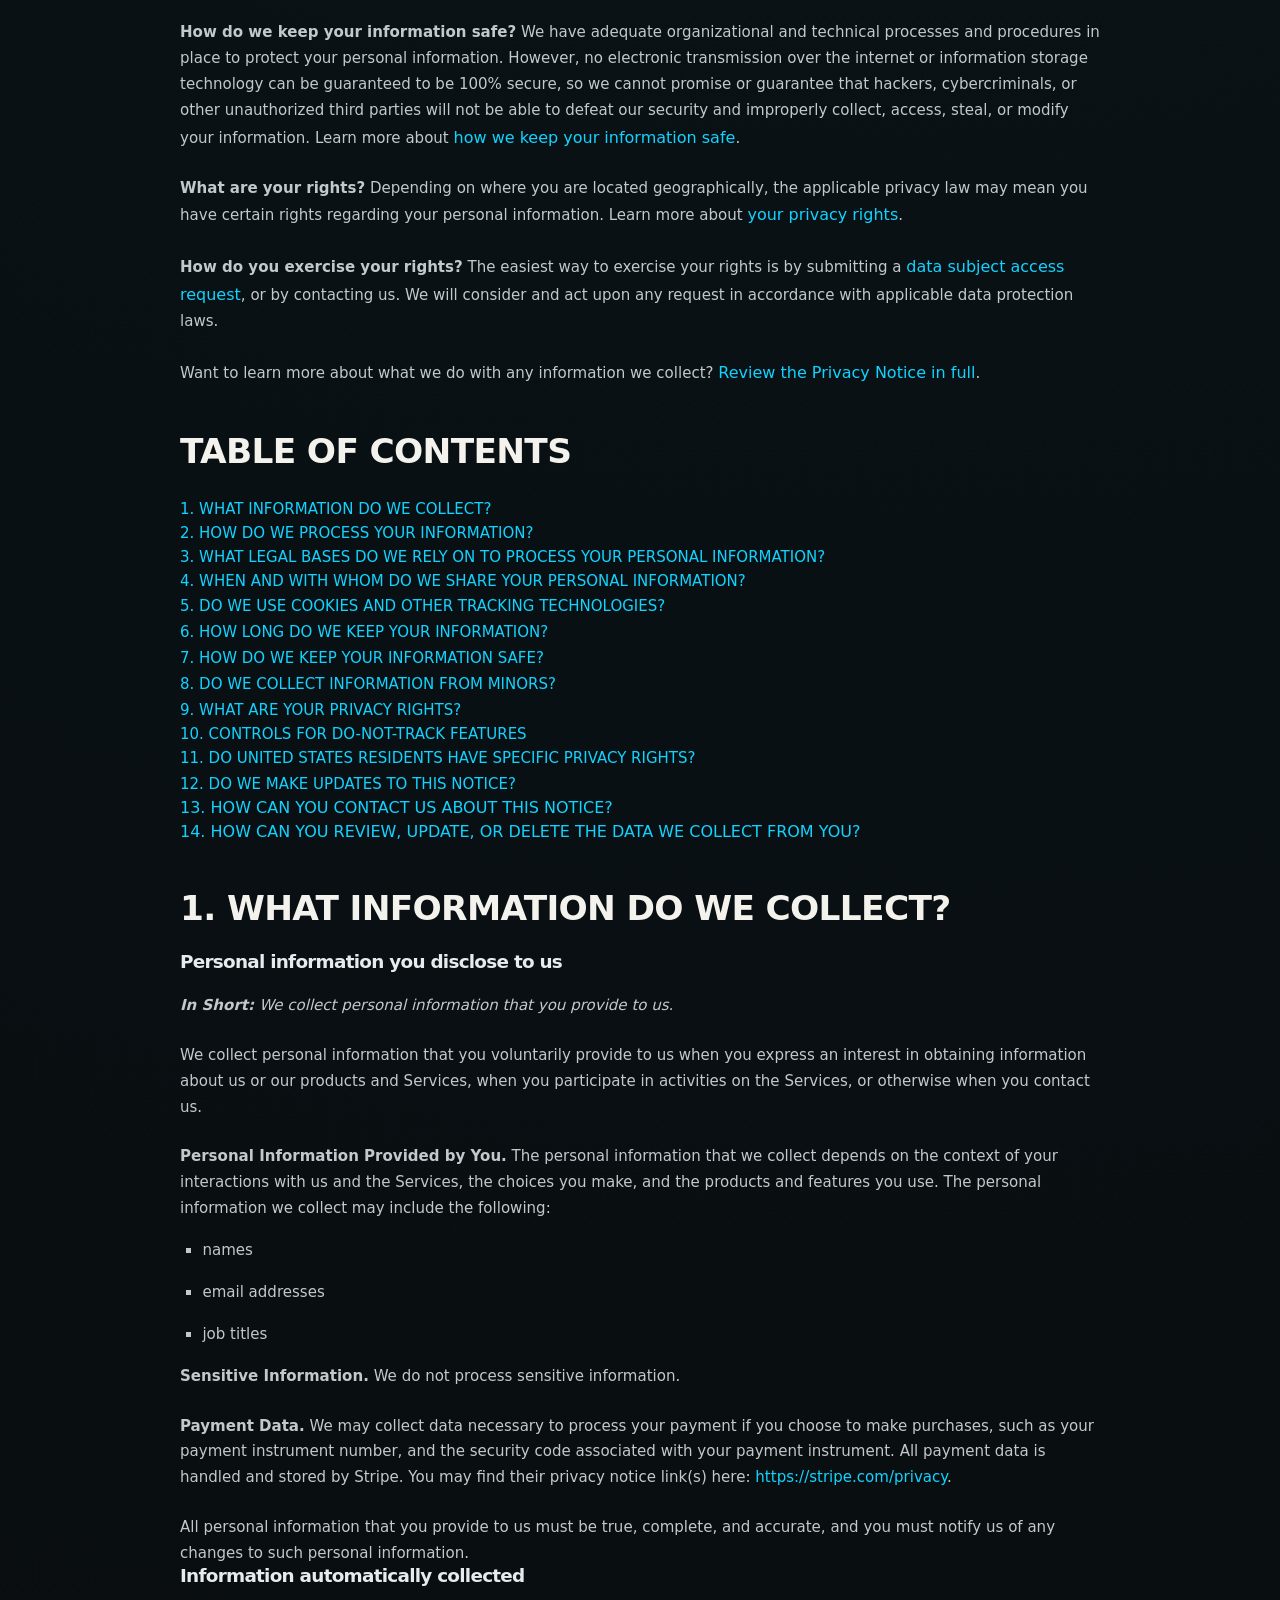
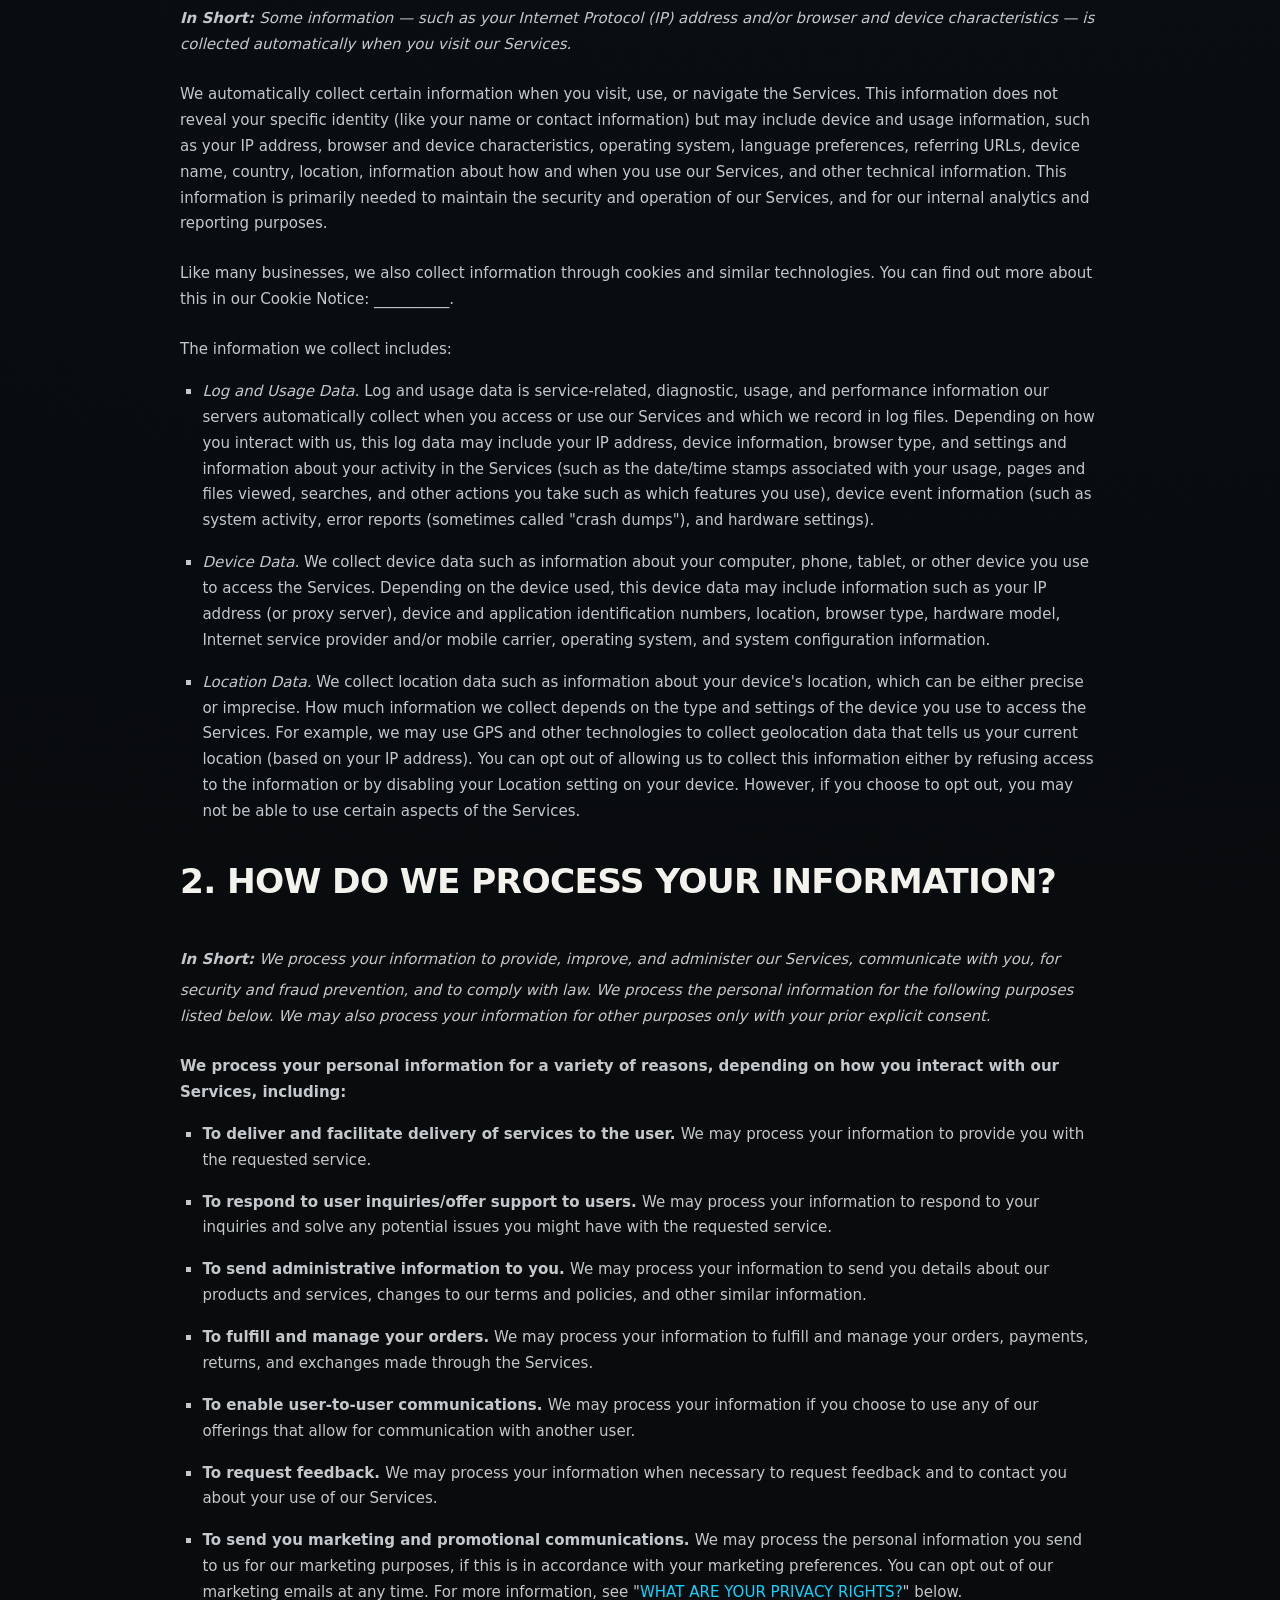
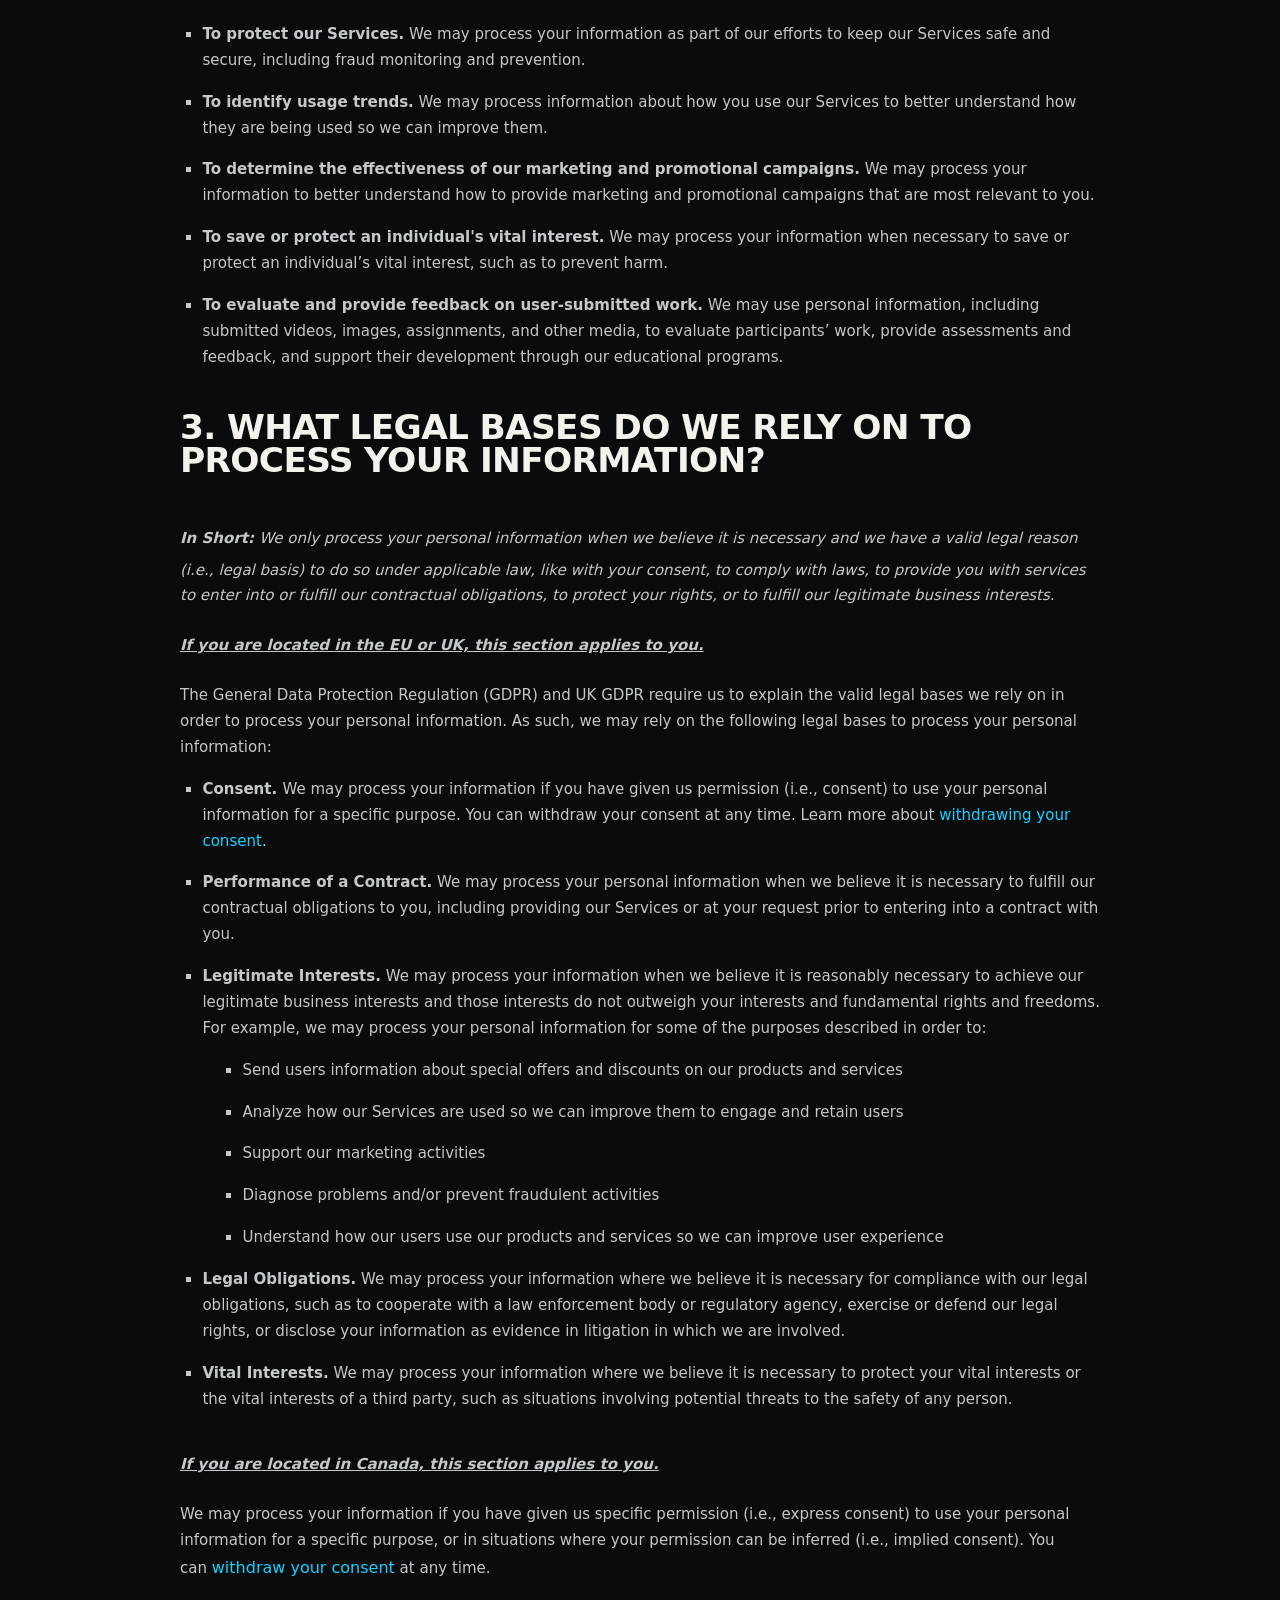
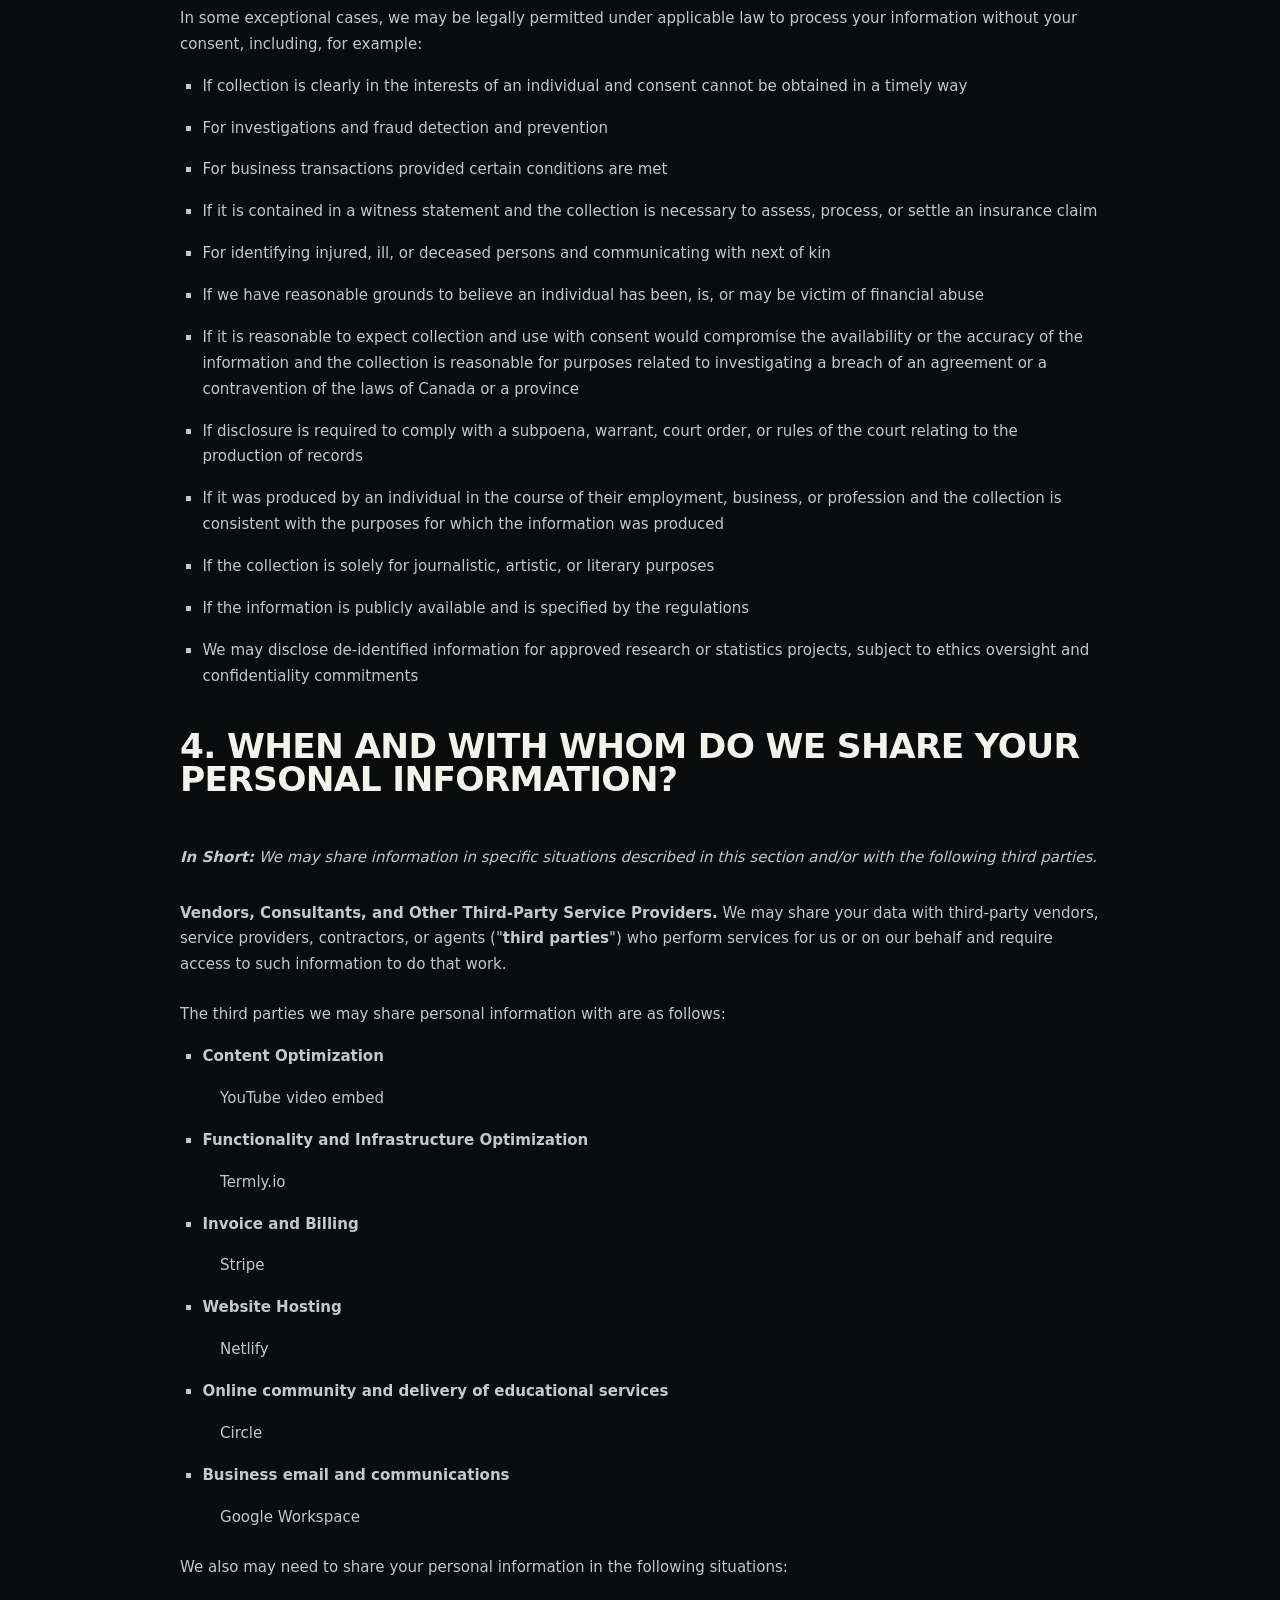
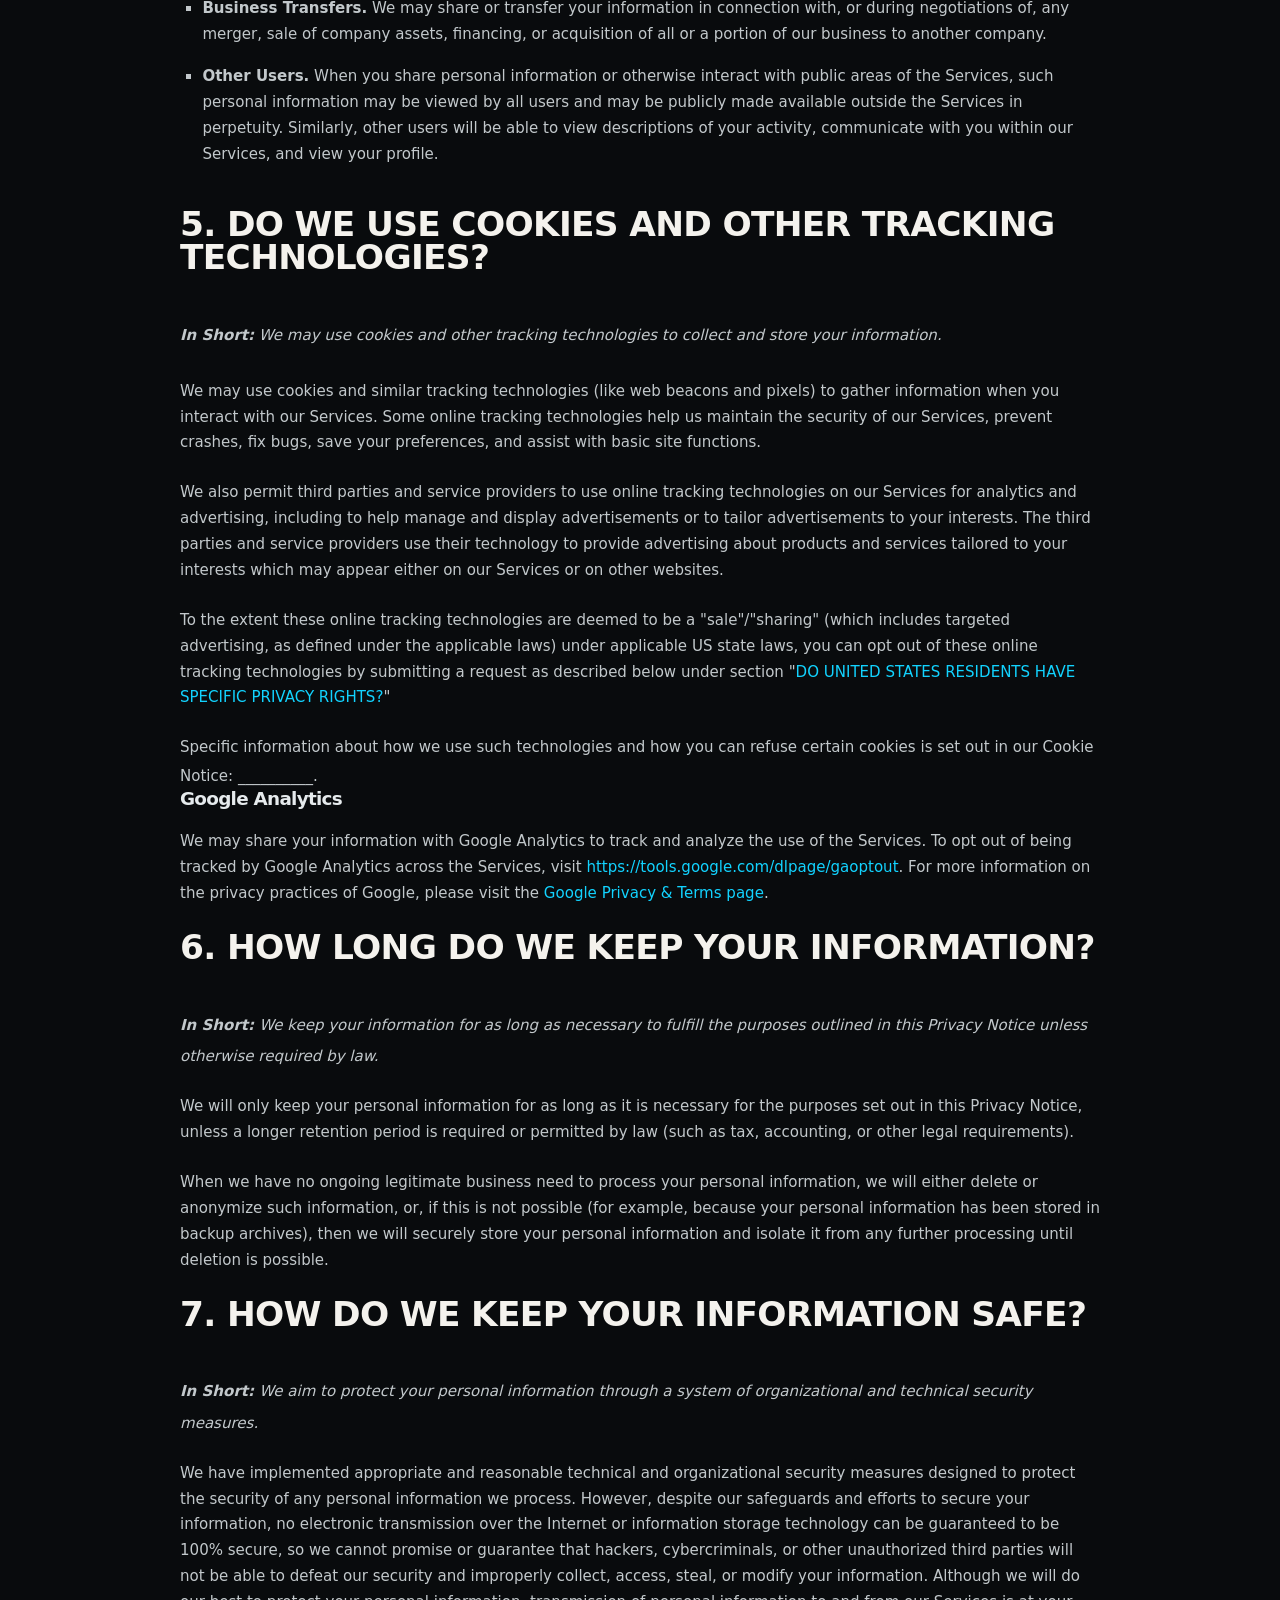
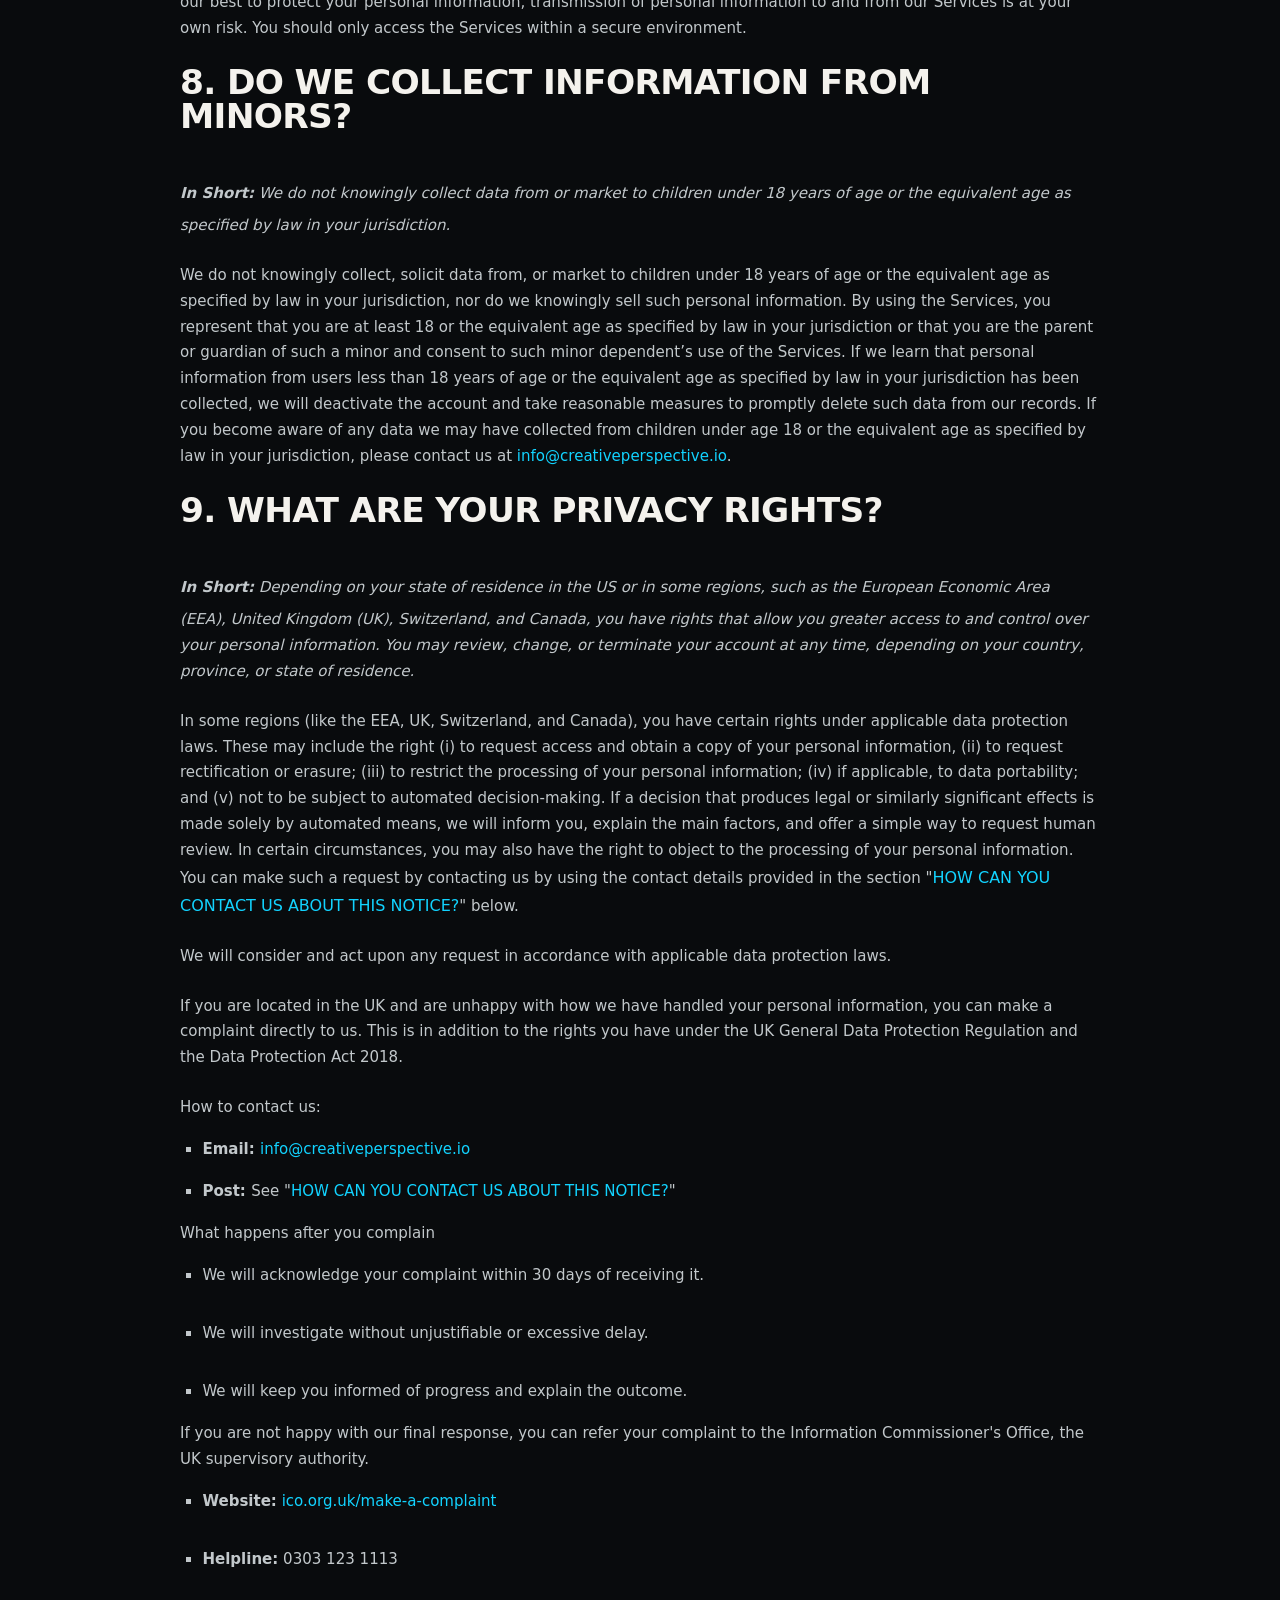
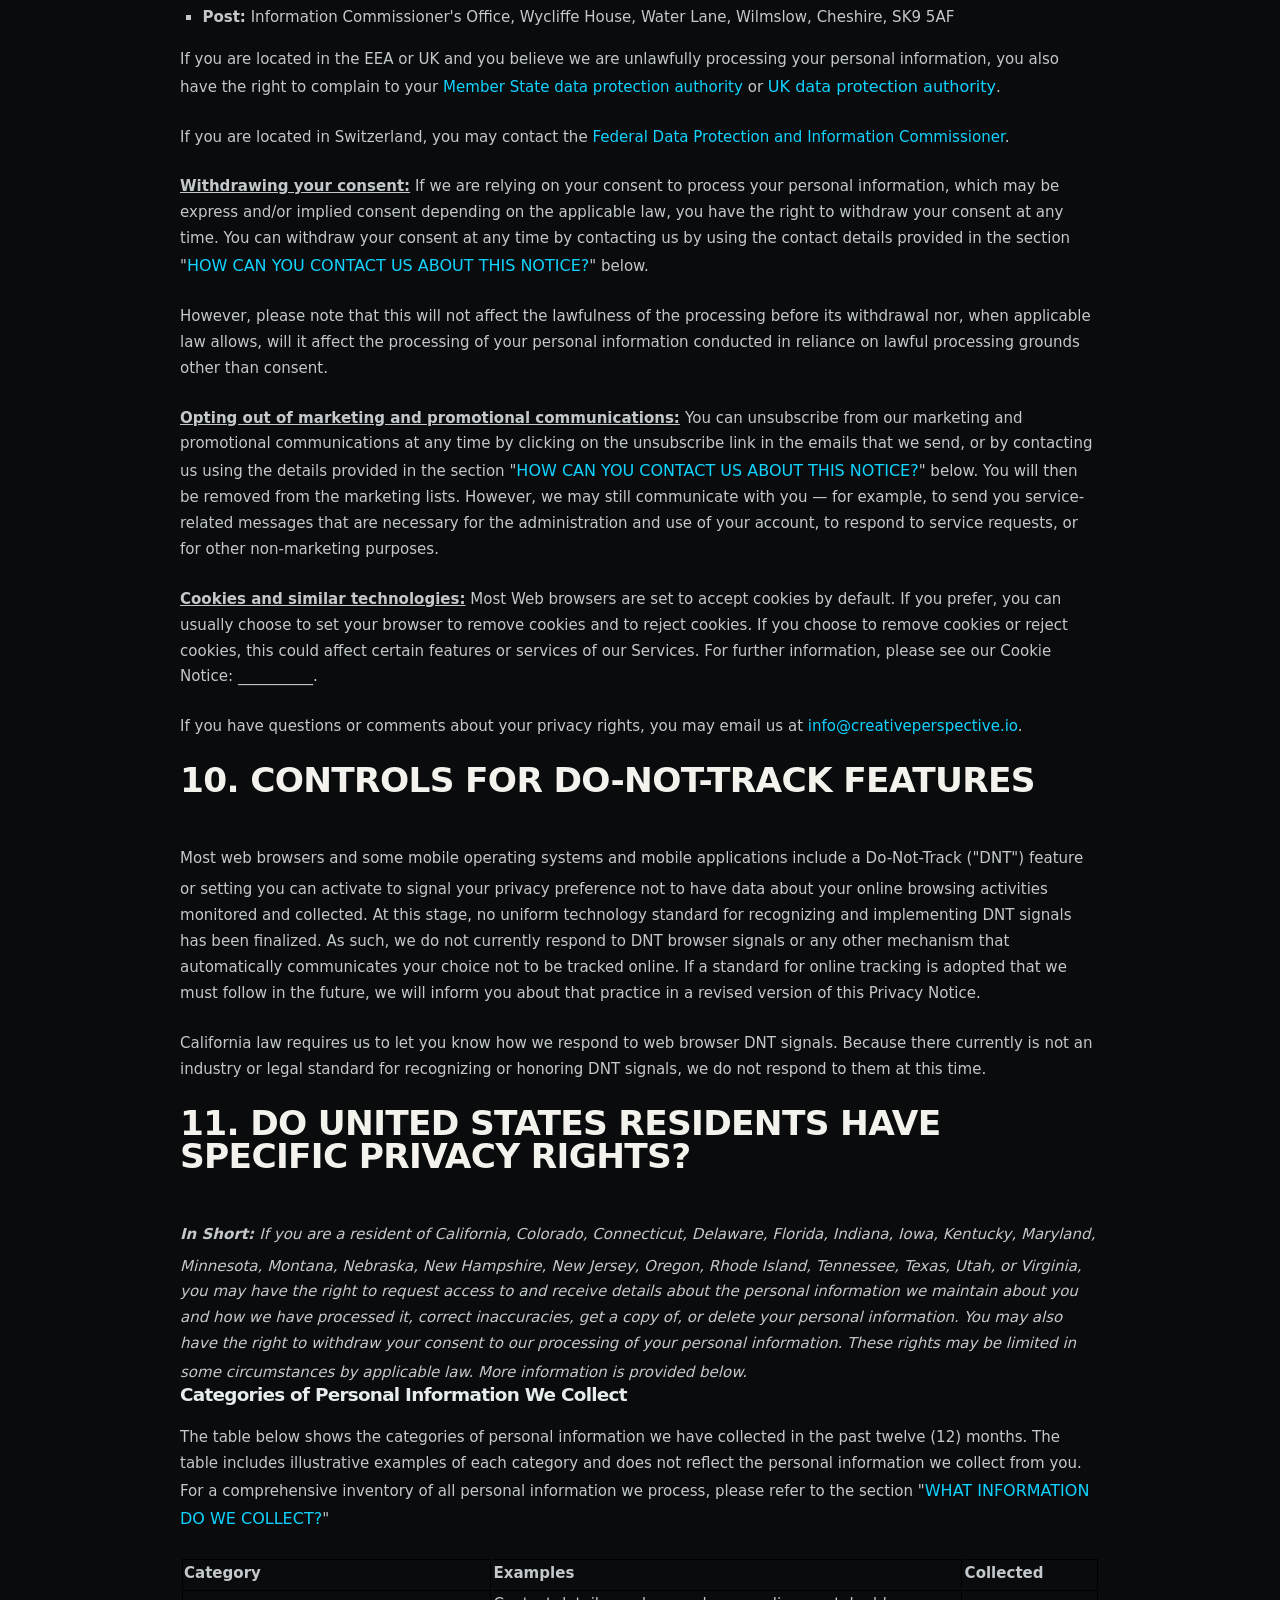
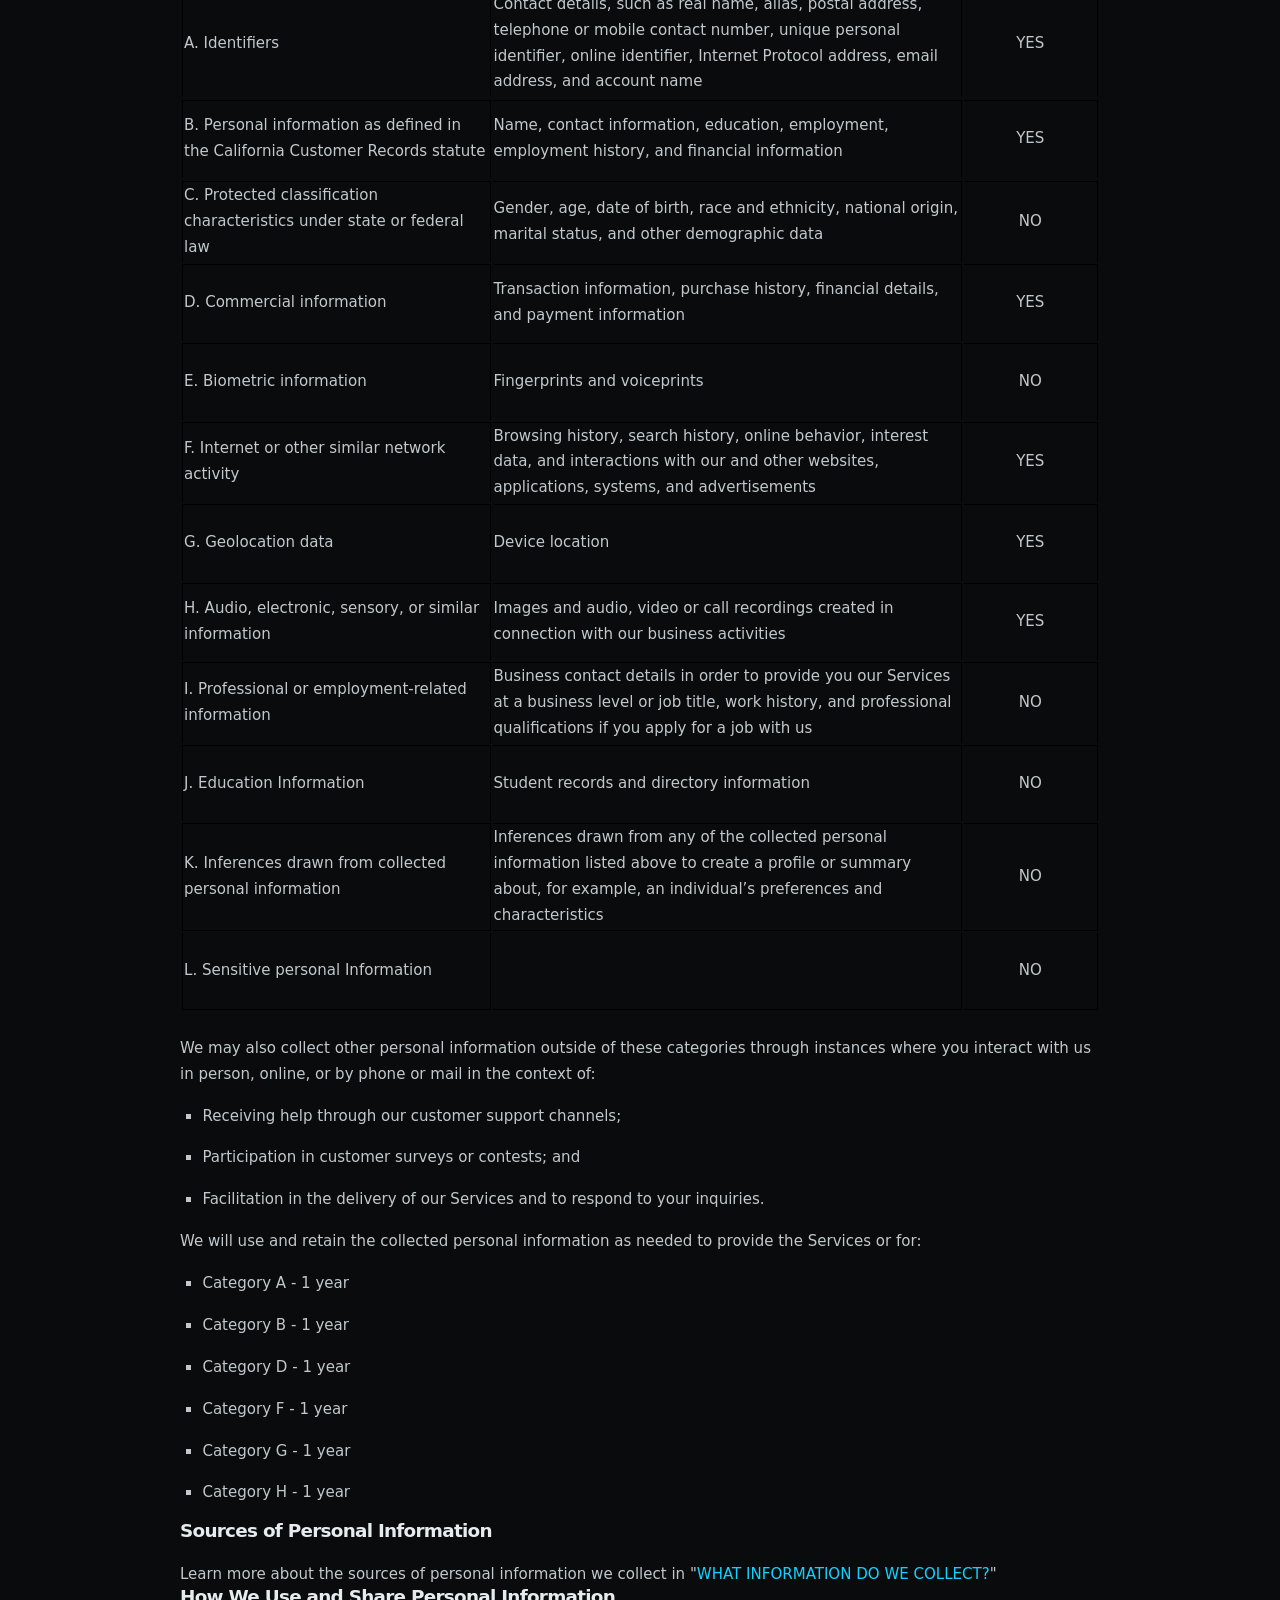
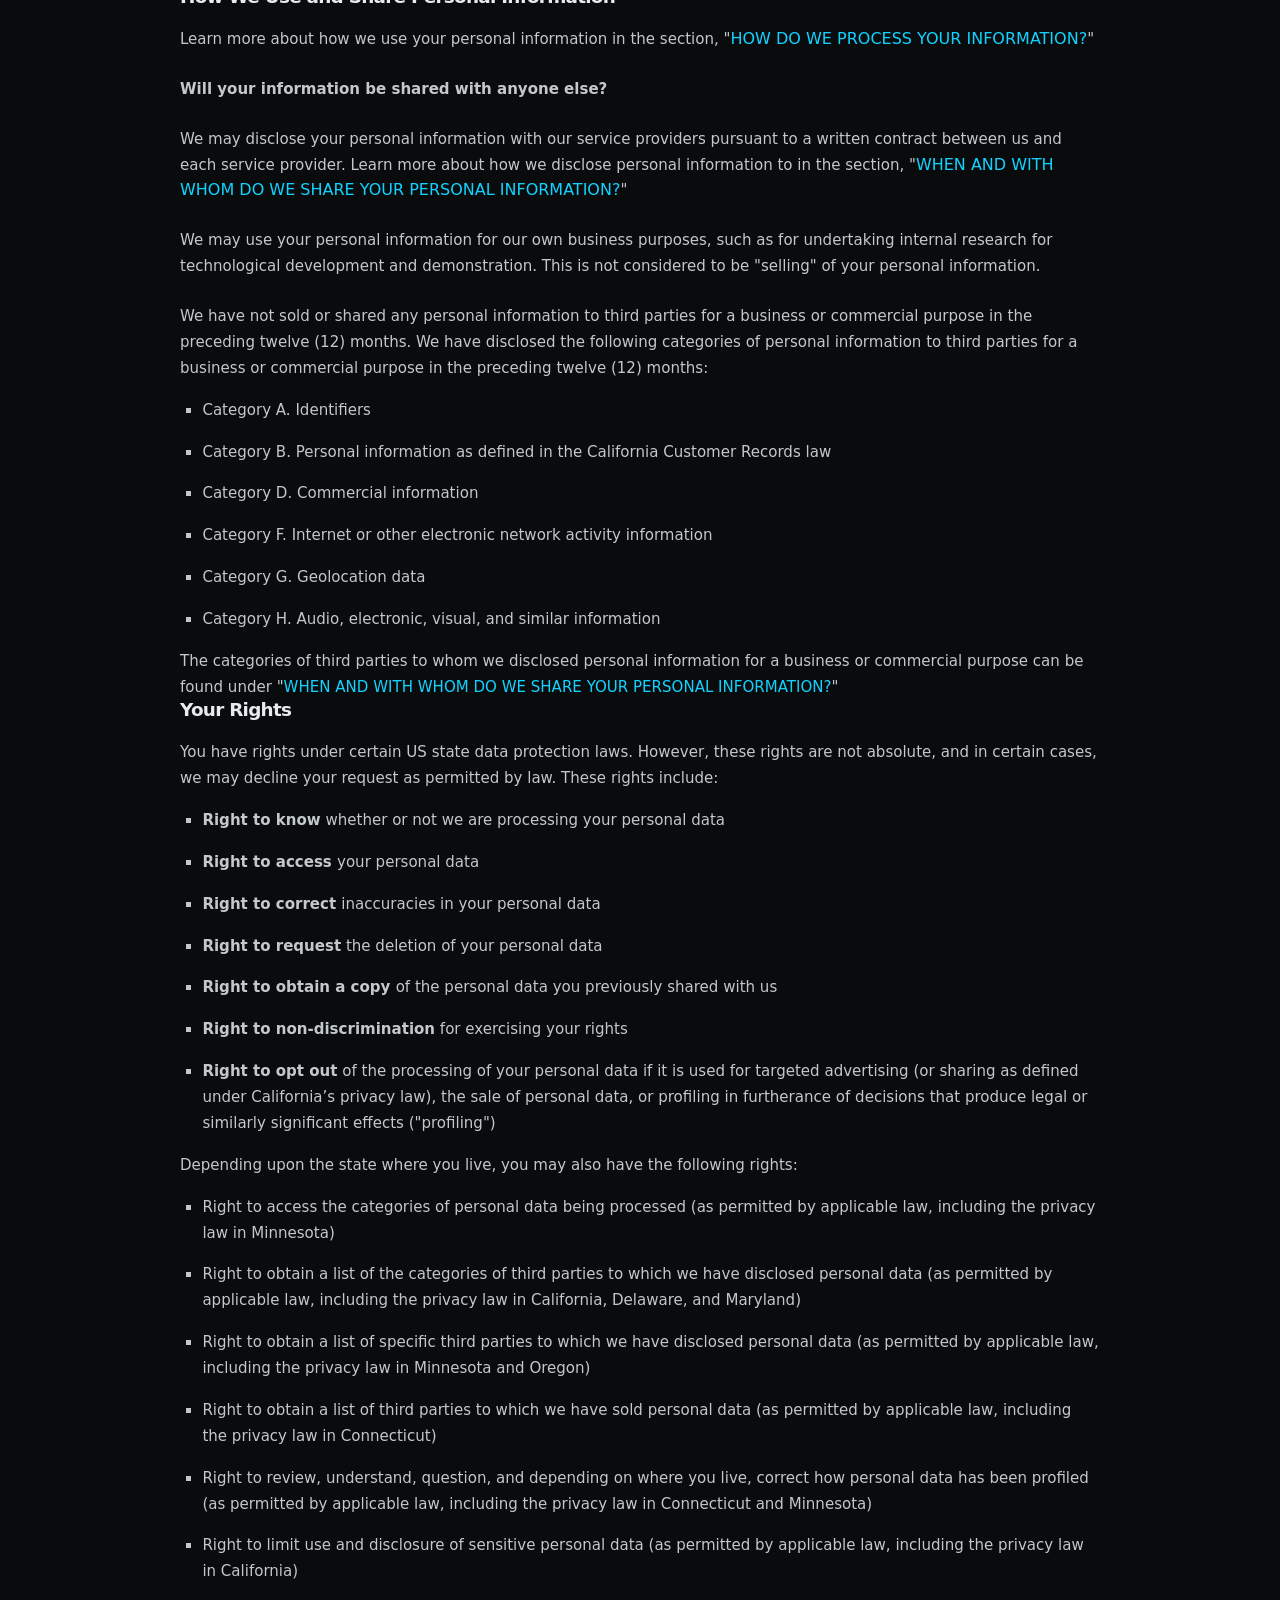
<file: privacy-policy.html>
<!doctype html>
<html lang="en">
<head>
<script src="https://app.termly.io/resource-blocker/657a9781-d9c0-43cc-9ccc-3619094d77d0?autoBlock=on"></script>
<meta charset="utf-8">
<meta name="viewport" content="width=device-width,initial-scale=1">
<meta name="description" content="Privacy policy for The Creative Perspective and Perspective Motion Group LLC.">
<title>Privacy Policy | The Creative Perspective</title>
<link rel="stylesheet" href="/styles.css">
</head>
<body class="legal-page">
<nav class="nav"><div class="wrap navin"><a class="brand" href="/">THE CREATIVE PERSPECTIVE</a><div></div><a class="cohortmark header-cta" href="/">BACK TO PROGRAM</a></div></nav>
<main class="legal-main">
<div class="wrap legal-shell">
<a class="back-link" href="/">← Back to The Creative Perspective</a>
<div class="legal-content">
<style>
  [data-custom-class='body'], [data-custom-class='body'] * {
          background: transparent !important;
        }
[data-custom-class='title'], [data-custom-class='title'] * {
          font-family: Arial !important;
font-size: 26px !important;
color: #000000 !important;
        }
[data-custom-class='subtitle'], [data-custom-class='subtitle'] * {
          font-family: Arial !important;
color: #595959 !important;
font-size: 14px !important;
        }
[data-custom-class='heading_1'], [data-custom-class='heading_1'] * {
          font-family: Arial !important;
font-size: 19px !important;
color: #000000 !important;
        }
[data-custom-class='heading_2'], [data-custom-class='heading_2'] * {
          font-family: Arial !important;
font-size: 17px !important;
color: #000000 !important;
        }
[data-custom-class='body_text'], [data-custom-class='body_text'] * {
          color: #595959 !important;
font-size: 14px !important;
font-family: Arial !important;
        }
[data-custom-class='link'], [data-custom-class='link'] * {
          color: #3030F1 !important;
font-size: 14px !important;
font-family: Arial !important;
word-break: break-word !important;
        }
</style>
      <span style="display: block;margin: 0 auto 3.125rem;width: 11.125rem;height: 2.375rem;background: url([data-uri]) center no-repeat;"></span>

      <div data-custom-class="body">
      <div><strong><span style="font-size: 26px;"><span data-custom-class="title"><bdt class="block-component"></bdt><bdt class="question"><h1>PRIVACY POLICY</h1></bdt><bdt class="statement-end-if-in-editor"></bdt></span></span></strong></div><div><span style="color: rgb(127, 127, 127);"><strong><span style="font-size: 15px;"><span data-custom-class="subtitle">Last updated <bdt class="question">October 14, 2026</bdt></span></span></strong></span></div><div><br></div><div><br></div><div><br></div><div style="line-height: 1.5;"><span style="color: rgb(127, 127, 127);"><span style="color: rgb(89, 89, 89); font-size: 15px;"><span data-custom-class="body_text">This Privacy Notice for <bdt class="question noTranslate">Perspective Motion Group LLC</bdt><bdt class="block-component"> (doing business as <bdt class="question noTranslate">The Creative Perspective</bdt>)<bdt class="statement-end-if-in-editor"></bdt></bdt> (<bdt class="block-component"></bdt>"<strong>we</strong>," "<strong>us</strong>," or "<strong>our</strong>"<bdt class="statement-end-if-in-editor"></bdt></span><span data-custom-class="body_text">), describes how and why we might access, collect, store, use, and/or share (<bdt class="block-component"></bdt>"<strong>process</strong>"<bdt class="statement-end-if-in-editor"></bdt>) your personal information when you use our services (<bdt class="block-component"></bdt>"<strong>Services</strong>"<bdt class="statement-end-if-in-editor"></bdt>), including when you:</span></span></span><span style="font-size: 15px;"><span style="color: rgb(127, 127, 127);"><span data-custom-class="body_text"><span style="color: rgb(89, 89, 89);"><span data-custom-class="body_text"><bdt class="block-component"></bdt></span></span></span></span></span></div><ul><li data-custom-class="body_text" style="line-height: 1.5;"><span style="font-size: 15px; color: rgb(89, 89, 89);"><span style="font-size: 15px; color: rgb(89, 89, 89);"><span data-custom-class="body_text">Visit our website<bdt class="block-component"></bdt> at <span style="color: rgb(0, 58, 250);"><bdt class="question noTranslate"><a target="_blank" data-custom-class="link" href="https://creativeperspective.io">https://creativeperspective.io</a></bdt></span><span style="font-size: 15px;"><span style="color: rgb(89, 89, 89);"><span data-custom-class="body_text"><span style="font-size: 15px;"><span style="color: rgb(89, 89, 89);"><bdt class="statement-end-if-in-editor"> or any website of ours that links to this Privacy Notice</bdt></span></span></span></span></span></span></span></span></li></ul><div><bdt class="block-component"><span style="font-size: 15px;"><span style="font-size: 15px;"><span style="color: rgb(127, 127, 127);"><span data-custom-class="body_text"><span style="color: rgb(89, 89, 89);"><span data-custom-class="body_text"><bdt class="block-component"></bdt></bdt></span></span></span></span></span></span></span></span></li></ul><div style="line-height: 1.5;"><bdt class="block-component"><span style="font-size: 15px;"></span></bdt></div><ul><li data-custom-class="body_text" style="line-height: 1.5;"><span style="font-size: 15px;">Use <bdt class="question noTranslate">The Creative Perspective</bdt>. <bdt class="question">A cohort-based development program helping commercial drone creators evaluate their work, identify skill gaps, and produce stronger, more intentional work.</bdt></span><bdt class="statement-end-if-in-editor"><span style="font-size: 15px;"></span></bdt></li></ul><div style="line-height: 1.5;"><span style="font-size: 15px;"><span style="color: rgb(127, 127, 127);"><span data-custom-class="body_text"><span style="color: rgb(89, 89, 89);"><span data-custom-class="body_text"><bdt class="block-component"></bdt></span></span></span></span></span></div><ul><li data-custom-class="body_text" style="line-height: 1.5;"><span style="font-size: 15px; color: rgb(89, 89, 89);"><span style="font-size: 15px; color: rgb(89, 89, 89);"><span data-custom-class="body_text">Engage with us in other related ways, including any marketing or events<span style="font-size: 15px;"><span style="color: rgb(89, 89, 89);"><span data-custom-class="body_text"><span style="font-size: 15px;"><span style="color: rgb(89, 89, 89);"><bdt class="statement-end-if-in-editor"></bdt></span></span></span></span></span></span></span></span></li></ul><div style="line-height: 1.5;"><span style="font-size: 15px;"><span style="color: rgb(127, 127, 127);"><span data-custom-class="body_text"><strong>Questions or concerns?&nbsp;</strong>Reading this Privacy Notice will help you understand your privacy rights and choices. We are responsible for making decisions about how your personal information is processed. If you do not agree with our policies and practices, please do not use our Services.<bdt class="block-component"></bdt> If you still have any questions or concerns, please contact us at <bdt class="question noTranslate"><a target="_blank" data-custom-class="link" href="mailto:info@creativeperspective.io">info@creativeperspective.io</a></bdt>.</span></span></span></div><div style="line-height: 1.5;"><br></div><div style="line-height: 1.5;"><br></div><div style="line-height: 1.5;"><strong><span style="font-size: 15px;"><span data-custom-class="heading_1"><h2>SUMMARY OF KEY POINTS</h2></span></span></strong></div><div style="line-height: 1.5;"><span style="font-size: 15px;"><span data-custom-class="body_text"><strong><em>This summary provides key points from our Privacy Notice, but you can find out more details about any of these topics by clicking the link following each key point or by using our&nbsp;</em></strong></span></span><a data-custom-class="link" href="#toc"><span style="color: rgb(0, 58, 250); font-size: 15px;"><span data-custom-class="body_text"><strong><em>table of contents</em></strong></span></span></a><span style="font-size: 15px;"><span data-custom-class="body_text"><strong><em>&nbsp;below to find the section you are looking for.</em></strong></span></span></div><div style="line-height: 1.5;"><br></div><div style="line-height: 1.5;"><span style="font-size: 15px;"><span data-custom-class="body_text"><strong>What personal information do we process?</strong> When you visit, use, or navigate our Services, we may process personal information depending on how you interact with us and the Services, the choices you make, and the products and features you use. Learn more about&nbsp;</span></span><a data-custom-class="link" href="#personalinfo"><span style="color: rgb(0, 58, 250); font-size: 15px;"><span data-custom-class="body_text">personal information you disclose to us</span></span></a><span data-custom-class="body_text">.</span></div><div style="line-height: 1.5;"><br></div><div style="line-height: 1.5;"><span style="font-size: 15px;"><span data-custom-class="body_text"><strong>Do we process any sensitive personal information?&nbsp;</strong>Some of the information may be considered <bdt class="block-component"></bdt>"special" or "sensitive"<bdt class="statement-end-if-in-editor"></bdt> in certain jurisdictions, for example your racial or ethnic origins, sexual orientation, and religious beliefs. <bdt class="block-component"></bdt>We do not process sensitive personal information.<bdt class="else-block"></bdt></span></span></div><div style="line-height: 1.5;"><br></div><div style="line-height: 1.5;"><span style="font-size: 15px;"><span data-custom-class="body_text"><strong>Do we collect any information from third parties?</strong> <bdt class="block-component"></bdt>We do not collect any information from third parties.<bdt class="else-block"></bdt></span></span></div><div style="line-height: 1.5;"><br></div><div style="line-height: 1.5;"><span style="font-size: 15px;"><span data-custom-class="body_text"><strong>How do we process your information?</strong> We process your information to provide, improve, and administer our Services, communicate with you, for security and fraud prevention, and to comply with law. We may also process your information for other purposes with your consent. We process your information only when we have a valid legal reason to do so. Learn more about&nbsp;</span></span><a data-custom-class="link" href="#infouse"><span style="color: rgb(0, 58, 250); font-size: 15px;"><span data-custom-class="body_text">how we process your information</span></span></a><span data-custom-class="body_text">.</span></div><div style="line-height: 1.5;"><br></div><div style="line-height: 1.5;"><span style="font-size: 15px;"><span data-custom-class="body_text"><strong>In what situations and with which <bdt class="block-component"></bdt>parties do we share personal information?</strong> We may share information in specific situations and with specific <bdt class="block-component"></bdt>third parties. Learn more about&nbsp;</span></span><a data-custom-class="link" href="#whoshare"><span style="color: rgb(0, 58, 250); font-size: 15px;"><span data-custom-class="body_text">when and with whom we share your personal information</span></span></a><span style="font-size: 15px;"><span data-custom-class="body_text">.<bdt class="block-component"></bdt></span></span></div><div style="line-height: 1.5;"><br></div><div style="line-height: 1.5;"><span style="font-size: 15px;"><span data-custom-class="body_text"><strong>How do we keep your information safe?</strong> We have adequate <bdt class="block-component"></bdt>organizational<bdt class="statement-end-if-in-editor"></bdt> and technical processes and procedures in place to protect your personal information. However, no electronic transmission over the internet or information storage technology can be guaranteed to be 100% secure, so we cannot promise or guarantee that hackers, cybercriminals, or other <bdt class="block-component"></bdt>unauthorized<bdt class="statement-end-if-in-editor"></bdt> third parties will not be able to defeat our security and improperly collect, access, steal, or modify your information. Learn more about&nbsp;</span></span><a data-custom-class="link" href="#infosafe"><span style="color: rgb(0, 58, 250); font-size: 15px;"><span data-custom-class="body_text">how we keep your information safe</span></span></a><span data-custom-class="body_text">.</span><span style="font-size: 15px;"><span data-custom-class="body_text"><bdt class="statement-end-if-in-editor"></bdt></span></span></div><div style="line-height: 1.5;"><br></div><div style="line-height: 1.5;"><span style="font-size: 15px;"><span data-custom-class="body_text"><strong>What are your rights?</strong> Depending on where you are located geographically, the applicable privacy law may mean you have certain rights regarding your personal information. Learn more about&nbsp;</span></span><a data-custom-class="link" href="#privacyrights"><span style="color: rgb(0, 58, 250); font-size: 15px;"><span data-custom-class="body_text">your privacy rights</span></span></a><span data-custom-class="body_text">.</span></div><div style="line-height: 1.5;"><br></div><div style="line-height: 1.5;"><span style="font-size: 15px;"><span data-custom-class="body_text"><strong>How do you exercise your rights?</strong> The easiest way to exercise your rights is by <bdt class="block-component">submitting a&nbsp;</bdt></span></span><a data-custom-class="link" href="https://app.termly.io/dsar/2c36b6d3-0462-4523-abc0-8a664b7a2ebb" rel="noopener noreferrer" target="_blank"><span style="color: rgb(0, 58, 250); font-size: 15px;"><span data-custom-class="body_text">data subject access request</span></span></a><span style="font-size: 15px;"><span data-custom-class="body_text"><bdt class="block-component"></bdt>, or by contacting us. We will consider and act upon any request in accordance with applicable data protection laws.</span></span></div><div style="line-height: 1.5;"><br></div><div style="line-height: 1.5;"><span style="font-size: 15px;"><span data-custom-class="body_text">Want to learn more about what we do with any information we collect?&nbsp;</span></span><a data-custom-class="link" href="#toc"><span style="color: rgb(0, 58, 250); font-size: 15px;"><span data-custom-class="body_text">Review the Privacy Notice in full</span></span></a><span style="font-size: 15px;"><span data-custom-class="body_text">.</span></span></div><div style="line-height: 1.5;"><br></div><div style="line-height: 1.5;"><br></div><div id="toc" style="line-height: 1.5;"><span style="font-size: 15px;"><span style="color: rgb(127, 127, 127);"><span style="color: rgb(0, 0, 0);"><strong><span data-custom-class="heading_1"><h2>TABLE OF CONTENTS</h2></span></strong></span></span></span></div><div style="line-height: 1.5;"><span style="font-size: 15px;"><a data-custom-class="link" href="#infocollect"><span style="color: rgb(0, 58, 250);">1. WHAT INFORMATION DO WE COLLECT?</span></a></span></div><div style="line-height: 1.5;"><span style="font-size: 15px;"><a data-custom-class="link" href="#infouse"><span style="color: rgb(0, 58, 250);">2. HOW DO WE PROCESS YOUR INFORMATION?<bdt class="block-component"></bdt></span></a></span></div><div style="line-height: 1.5;"><span style="font-size: 15px;"><a data-custom-class="link" href="#legalbases"><span style="color: rgb(0, 58, 250);">3. <span style="font-size: 15px;"><span style="color: rgb(0, 58, 250);">WHAT LEGAL BASES DO WE RELY ON TO PROCESS YOUR PERSONAL INFORMATION?</span></span><bdt class="statement-end-if-in-editor"></bdt></span></a></span></div><div style="line-height: 1.5;"><span style="font-size: 15px;"><span style="color: rgb(0, 58, 250);"><a data-custom-class="link" href="#whoshare">4. WHEN AND WITH WHOM DO WE SHARE YOUR PERSONAL INFORMATION?</a></span><span data-custom-class="body_text"><bdt class="block-component"></bdt></a><span style="color: rgb(127, 127, 127);"><span style="color: rgb(89, 89, 89);"><span data-custom-class="body_text"><span style="color: rgb(89, 89, 89);"><bdt class="block-component"></bdt></span></span></span></span></span></div><div style="line-height: 1.5;"><span style="font-size: 15px;"><a data-custom-class="link" href="#cookies"><span style="color: rgb(0, 58, 250);">5. DO WE USE COOKIES AND OTHER TRACKING TECHNOLOGIES?</span></a><span style="color: rgb(127, 127, 127);"><span style="color: rgb(89, 89, 89);"><span data-custom-class="body_text"><span style="color: rgb(89, 89, 89);"><bdt class="statement-end-if-in-editor"></bdt></span></span></span></span><bdt class="block-component"></bdt></span></div><div style="line-height: 1.5;"><span style="font-size: 15px;"><span style="color: rgb(127, 127, 127);"><span style="color: rgb(89, 89, 89);"><span data-custom-class="body_text"><span style="color: rgb(89, 89, 89);"><span style="color: rgb(89, 89, 89);"><span style="color: rgb(89, 89, 89);"><bdt class="block-component"></bdt></span></span> <bdt class="block-component"></bdt></span></span></span></span></span></div><div style="line-height: 1.5;"><span style="font-size: 15px;"><a data-custom-class="link" href="#inforetain"><span style="color: rgb(0, 58, 250);">6. HOW LONG DO WE KEEP YOUR INFORMATION?</span></a><span style="color: rgb(127, 127, 127);"><span style="color: rgb(89, 89, 89);"><span data-custom-class="body_text"><span style="color: rgb(89, 89, 89);"><span style="color: rgb(89, 89, 89);"><bdt class="block-component"></bdt></span></span></span></span></span></span></div><div style="line-height: 1.5;"><span style="font-size: 15px;"><a data-custom-class="link" href="#infosafe"><span style="color: rgb(0, 58, 250);">7. HOW DO WE KEEP YOUR INFORMATION SAFE?</span></a><span style="color: rgb(127, 127, 127);"><span style="color: rgb(89, 89, 89);"><span data-custom-class="body_text"><span style="color: rgb(89, 89, 89);"><bdt class="statement-end-if-in-editor"></bdt><bdt class="block-component"></bdt></span></span></span></span></span></div><div style="line-height: 1.5;"><span style="font-size: 15px;"><a data-custom-class="link" href="#infominors"><span style="color: rgb(0, 58, 250);">8. DO WE COLLECT INFORMATION FROM MINORS?</span></a><span style="color: rgb(127, 127, 127);"><span style="color: rgb(89, 89, 89);"><span data-custom-class="body_text"><span style="color: rgb(89, 89, 89);"><bdt class="statement-end-if-in-editor"></bdt></span></span></span></span></span></div><div style="line-height: 1.5;"><span style="font-size: 15px;"><span style="color: rgb(0, 58, 250);"><a data-custom-class="link" href="#privacyrights">9. WHAT ARE YOUR PRIVACY RIGHTS?</a></span></span></div><div style="line-height: 1.5;"><span style="font-size: 15px;"><a data-custom-class="link" href="#DNT"><span style="color: rgb(0, 58, 250);">10. CONTROLS FOR DO-NOT-TRACK FEATURES<bdt class="block-component"></bdt></span></a></span></div><div style="line-height: 1.5;"><span style="font-size: 15px;"><a data-custom-class="link" href="#uslaws"><span style="color: rgb(0, 58, 250);">11. DO UNITED STATES RESIDENTS HAVE SPECIFIC PRIVACY RIGHTS?</span></a></span><bdt class="block-component"><span style="font-size: 15px;"><span data-custom-class="body_text"></span></bdt></span></div><div style="line-height: 1.5;"><bdt class="block-component"><span style="font-size: 15px;"></bdt><bdt class="block-component"></bdt><bdt class="block-component"></bdt><bdt class="block-component"></bdt><bdt class="block-component"></bdt><bdt class="block-component"></bdt><bdt class="block-component"></bdt><bdt class="block-component"></bdt><bdt class="block-component"></bdt><bdt class="block-component"></span></bdt></div><div style="line-height: 1.5;"><span style="font-size: 15px;"><a data-custom-class="link" href="#policyupdates"><span style="color: rgb(0, 58, 250);">12. DO WE MAKE UPDATES TO THIS NOTICE?</span></a></span></div><div style="line-height: 1.5;"><a data-custom-class="link" href="#contact"><span style="color: rgb(0, 58, 250); font-size: 15px;">13. HOW CAN YOU CONTACT US ABOUT THIS NOTICE?</span></a></div><div style="line-height: 1.5;"><a data-custom-class="link" href="#request"><span style="color: rgb(0, 58, 250);">14. HOW CAN YOU REVIEW, UPDATE, OR DELETE THE DATA WE COLLECT FROM YOU?</span></a></div><div style="line-height: 1.5;"><br></div><div style="line-height: 1.5;"><br></div><div id="infocollect" style="line-height: 1.5;"><span style="color: rgb(0, 0, 0);"><span style="color: rgb(0, 0, 0); font-size: 15px;"><span style="font-size: 15px; color: rgb(0, 0, 0);"><span style="font-size: 15px; color: rgb(0, 0, 0);"><span id="control" style="color: rgb(0, 0, 0);"><strong><span data-custom-class="heading_1"><h2>1. WHAT INFORMATION DO WE COLLECT?</h2></span></strong></span></span></span></span></span><span data-custom-class="heading_2" id="personalinfo" style="color: rgb(0, 0, 0);"><span style="font-size: 15px;"><strong><h3>Personal information you disclose to us</h3></strong></span></span><span style="color: rgb(127, 127, 127);"><span style="color: rgb(89, 89, 89); font-size: 15px;"><span data-custom-class="body_text"><span style="font-size: 15px; color: rgb(89, 89, 89);"><span style="font-size: 15px; color: rgb(89, 89, 89);"><span data-custom-class="body_text"><strong><em>In Short:</em></strong></span></span></span></span><span data-custom-class="body_text"><span style="font-size: 15px; color: rgb(89, 89, 89);"><span style="font-size: 15px; color: rgb(89, 89, 89);"><span data-custom-class="body_text"><strong><em>&nbsp;</em></strong><em>We collect personal information that you provide to us.</em></span></span></span></span></span></span></div><div style="line-height: 1.5;"><br></div><div style="line-height: 1.5;"><span style="font-size: 15px; color: rgb(89, 89, 89);"><span style="font-size: 15px; color: rgb(89, 89, 89);"><span data-custom-class="body_text">We collect personal information that you voluntarily provide to us when you <span style="font-size: 15px;"><bdt class="block-component"></bdt></span></span><span data-custom-class="body_text">express an interest in obtaining information about us or our products and Services, when you participate in activities on the Services, or otherwise when you contact us.</span></span></span></span></div><div style="line-height: 1.5;"><br></div><div style="line-height: 1.5;"><span style="font-size: 15px; color: rgb(89, 89, 89);"><span style="font-size: 15px; color: rgb(89, 89, 89);"><span data-custom-class="body_text"><span style="font-size: 15px;"><bdt class="block-component"></bdt></span></span></span></span></div><div style="line-height: 1.5;"><span style="font-size: 15px; color: rgb(89, 89, 89);"><span style="font-size: 15px; color: rgb(89, 89, 89);"><span data-custom-class="body_text"><strong>Personal Information Provided by You.</strong> The personal information that we collect depends on the context of your interactions with us and the Services, the choices you make, and the products and features you use. The personal information we collect may include the following:<span style="font-size: 15px;"><span data-custom-class="body_text"><bdt class="forloop-component"></bdt></span></span></span></span></span></div><ul><li data-custom-class="body_text" style="line-height: 1.5;"><span style="font-size: 15px; color: rgb(89, 89, 89);"><span style="font-size: 15px; color: rgb(89, 89, 89);"><span data-custom-class="body_text"><span style="font-size: 15px;"><span data-custom-class="body_text"><bdt class="question">names</bdt></span></span></span></span></span></li></ul><div style="line-height: 1.5;"><span style="font-size: 15px; color: rgb(89, 89, 89);"><span style="font-size: 15px; color: rgb(89, 89, 89);"><span data-custom-class="body_text"><span style="font-size: 15px;"><span data-custom-class="body_text"><bdt class="forloop-component"></bdt></span></span></span></span></span></div><ul><li data-custom-class="body_text" style="line-height: 1.5;"><span style="font-size: 15px; color: rgb(89, 89, 89);"><span style="font-size: 15px; color: rgb(89, 89, 89);"><span data-custom-class="body_text"><span style="font-size: 15px;"><span data-custom-class="body_text"><bdt class="question">email addresses</bdt></span></span></span></span></span></li></ul><div style="line-height: 1.5;"><span style="font-size: 15px; color: rgb(89, 89, 89);"><span style="font-size: 15px; color: rgb(89, 89, 89);"><span data-custom-class="body_text"><span style="font-size: 15px;"><span data-custom-class="body_text"><bdt class="forloop-component"></bdt></span></span></span></span></span></div><ul><li data-custom-class="body_text" style="line-height: 1.5;"><span style="font-size: 15px; color: rgb(89, 89, 89);"><span style="font-size: 15px; color: rgb(89, 89, 89);"><span data-custom-class="body_text"><span style="font-size: 15px;"><span data-custom-class="body_text"><bdt class="question">job titles</bdt></span></span></span></span></span></li></ul><div style="line-height: 1.5;"><span style="font-size: 15px; color: rgb(89, 89, 89);"><span style="font-size: 15px; color: rgb(89, 89, 89);"><span data-custom-class="body_text"><span style="font-size: 15px;"><span data-custom-class="body_text"><bdt class="forloop-component"></bdt></span><span data-custom-class="body_text"><bdt class="statement-end-if-in-editor"></bdt></span></span></span></span></span></div><div id="sensitiveinfo" style="line-height: 1.5;"><span style="font-size: 15px;"><span data-custom-class="body_text"><strong>Sensitive Information.</strong> <bdt class="block-component"></bdt>We do not process sensitive information.</span></span></div><div style="line-height: 1.5;"><br></div><div style="line-height: 1.5;"><span style="font-size: 15px;"><span data-custom-class="body_text"><bdt class="else-block"></bdt></span></span><span style="font-size: 15px; color: rgb(89, 89, 89);"><span style="font-size: 15px; color: rgb(89, 89, 89);"><span data-custom-class="body_text"><span style="font-size: 15px;"><span data-custom-class="body_text"><bdt class="block-component"></bdt></span></span></span></span></span></div><div style="line-height: 1.5;"><span style="font-size: 15px; color: rgb(89, 89, 89);"><span style="font-size: 15px; color: rgb(89, 89, 89);"><span data-custom-class="body_text"><strong>Payment Data.</strong> We may collect data necessary to process your payment if you choose to make purchases, such as your payment instrument number, and the security code associated with your payment instrument. All payment data is handled and stored by<bdt class="forloop-component"></bdt><span style="font-size: 15px; color: rgb(89, 89, 89);"><span style="font-size: 15px; color: rgb(89, 89, 89);"><span data-custom-class="body_text"><span style="font-size: 15px;"><span data-custom-class="body_text"><bdt class="block-component"></bdt></span></span></span></span></span> <bdt class="question noTranslate">Stripe</bdt><span style="font-size: 15px; color: rgb(89, 89, 89);"><span style="font-size: 15px; color: rgb(89, 89, 89);"><span data-custom-class="body_text"><span style="font-size: 15px; color: rgb(89, 89, 89);"><span style="font-size: 15px; color: rgb(89, 89, 89);"><span data-custom-class="body_text"><span style="font-size: 15px;"><span data-custom-class="body_text"><bdt class="block-component"></bdt></span></span></span><span data-custom-class="body_text"><span style="font-size: 15px;"><span style="color: rgb(89, 89, 89);"><span data-custom-class="body_text"><span style="font-size: 15px;"><span style="color: rgb(89, 89, 89);"><span data-custom-class="body_text"><span style="color: rgb(89, 89, 89);"><span style="font-size: 15px;"><span data-custom-class="body_text"><bdt class="forloop-component"></bdt></span></span></span></span></span></span></span></span></span></span></span></span>. You may find their privacy notice link(s) here:<span style="font-size: 15px; color: rgb(89, 89, 89);"><span style="font-size: 15px; color: rgb(89, 89, 89);"><span data-custom-class="body_text"><bdt class="forloop-component"></bdt><span style="font-size: 15px; color: rgb(89, 89, 89);"><span style="font-size: 15px; color: rgb(89, 89, 89);"><span data-custom-class="body_text"><span style="font-size: 15px;"><span data-custom-class="body_text"><bdt class="block-component"></bdt></span></span></span></span></span></span></span></span> <span style="color: rgb(0, 58, 250);"><bdt class="question noTranslate"><a target="_blank" data-custom-class="link" href="https://stripe.com/privacy">https://stripe.com/privacy</a></bdt></span><span style="font-size: 15px; color: rgb(89, 89, 89);"><span style="font-size: 15px; color: rgb(89, 89, 89);"><span data-custom-class="body_text"><span style="font-size: 15px; color: rgb(89, 89, 89);"><span style="font-size: 15px; color: rgb(89, 89, 89);"><span data-custom-class="body_text"><span style="font-size: 15px; color: rgb(89, 89, 89);"><span style="font-size: 15px; color: rgb(89, 89, 89);"><span data-custom-class="body_text"><span style="font-size: 15px;"><span data-custom-class="body_text"><bdt class="block-component"></bdt></span></span></span></span></span></span></span></span><bdt class="forloop-component"></bdt><span style="font-size: 15px;"><span data-custom-class="body_text">.<bdt class="block-component"></bdt></span></span></span></span></span></div><div style="line-height: 1.5;"><br></div><div style="line-height: 1.5;"><span style="font-size: 15px; color: rgb(89, 89, 89);"><span style="font-size: 15px; color: rgb(89, 89, 89);"><span data-custom-class="body_text"><span style="font-size: 15px;"><span data-custom-class="body_text"><bdt class="statement-end-if-in-editor"><bdt class="block-component"></bdt></bdt></span></span></span></span><bdt class="block-component"></span></span></bdt></div><div style="line-height: 1.5;"><span style="font-size: 15px; color: rgb(89, 89, 89);"><span style="font-size: 15px; color: rgb(89, 89, 89);"><span data-custom-class="body_text">All personal information that you provide to us must be true, complete, and accurate, and you must notify us of any changes to such personal information.</span></span></span></div><div style="line-height: 1.5;"><span style="font-size: 15px; color: rgb(89, 89, 89);"><span style="font-size: 15px; color: rgb(89, 89, 89);"><span data-custom-class="body_text"><bdt class="block-component"></bdt></span></span></span><span data-custom-class="heading_2" style="color: rgb(0, 0, 0);"><span style="font-size: 15px;"><strong><h3>Information automatically collected</h3></strong></span></span><span style="color: rgb(127, 127, 127);"><span style="color: rgb(89, 89, 89); font-size: 15px;"><span data-custom-class="body_text"><span style="font-size: 15px; color: rgb(89, 89, 89);"><span style="font-size: 15px; color: rgb(89, 89, 89);"><span data-custom-class="body_text"><strong><em>In Short:</em></strong></span></span></span></span><span data-custom-class="body_text"><span style="font-size: 15px; color: rgb(89, 89, 89);"><span style="font-size: 15px; color: rgb(89, 89, 89);"><span data-custom-class="body_text"><strong><em>&nbsp;</em></strong><em>Some information — such as your Internet Protocol (IP) address and/or browser and device characteristics — is collected automatically when you visit our Services.</em></span></span></span></span></span></span></div><div style="line-height: 1.5;"><br></div><div style="line-height: 1.5;"><span style="font-size: 15px; color: rgb(89, 89, 89);"><span style="font-size: 15px; color: rgb(89, 89, 89);"><span data-custom-class="body_text">We automatically collect certain information when you visit, use, or navigate the Services. This information does not reveal your specific identity (like your name or contact information) but may include device and usage information, such as your IP address, browser and device characteristics, operating system, language preferences, referring URLs, device name, country, location, information about how and when you use our Services, and other technical information. This information is primarily needed to maintain the security and operation of our Services, and for our internal analytics and reporting purposes.</span></span></span></div><div style="line-height: 1.5;"><br></div><div style="line-height: 1.5;"><span style="font-size: 15px; color: rgb(89, 89, 89);"><span style="font-size: 15px; color: rgb(89, 89, 89);"><span data-custom-class="body_text"><bdt class="block-component"></bdt></span></span></span></div><div style="line-height: 1.5;"><span style="font-size: 15px; color: rgb(89, 89, 89);"><span style="font-size: 15px; color: rgb(89, 89, 89);"><span data-custom-class="body_text">Like many businesses, we also collect information through cookies and similar technologies. <bdt class="block-component"></bdt>You can find out more about this in our Cookie Notice: <bdt class="statement-end-if-in-editor"></bdt><bdt class="block-component"></bdt><span style="color: rgb(0, 58, 250);"><bdt class="question noTranslate">__________</bdt></span>.<bdt class="block-component"></bdt></span></span></span></div><div style="line-height: 1.5;"><br></div><div style="line-height: 1.5;"><span style="font-size: 15px; color: rgb(89, 89, 89);"><span style="font-size: 15px; color: rgb(89, 89, 89);"><span data-custom-class="body_text"><bdt class="statement-end-if-in-editor"><span data-custom-class="body_text"></span></bdt></span><span data-custom-class="body_text"><bdt class="block-component"></bdt></span></span></span></div><div style="line-height: 1.5;"><span style="font-size: 15px; color: rgb(89, 89, 89);"><span style="font-size: 15px; color: rgb(89, 89, 89);"><span data-custom-class="body_text">The information we collect includes:<bdt class="block-component"></bdt></span></span></span></div><ul><li data-custom-class="body_text" style="line-height: 1.5;"><span style="font-size: 15px; color: rgb(89, 89, 89);"><span style="font-size: 15px; color: rgb(89, 89, 89);"><span data-custom-class="body_text"><em>Log and Usage Data.</em> Log and usage data is service-related, diagnostic, usage, and performance information our servers automatically collect when you access or use our Services and which we record in log files. Depending on how you interact with us, this log data may include your IP address, device information, browser type, and settings and information about your activity in the Services<span style="font-size: 15px;">&nbsp;</span>(such as the date/time stamps associated with your usage, pages and files viewed, searches, and other actions you take such as which features you use), device event information (such as system activity, error reports (sometimes called <bdt class="block-component"></bdt>"crash dumps"<bdt class="statement-end-if-in-editor"></bdt>), and hardware settings).<span style="font-size: 15px;"><span style="color: rgb(89, 89, 89);"><span data-custom-class="body_text"><span style="font-size: 15px;"><span style="color: rgb(89, 89, 89);"><bdt class="statement-end-if-in-editor"></bdt></span></span></span></span></span></span></span></span></li></ul><div style="line-height: 1.5;"><bdt class="block-component"><span style="font-size: 15px;"><span data-custom-class="body_text"></span></span></bdt></div><ul><li data-custom-class="body_text" style="line-height: 1.5;"><span style="font-size: 15px; color: rgb(89, 89, 89);"><span style="font-size: 15px; color: rgb(89, 89, 89);"><span data-custom-class="body_text"><em>Device Data.</em> We collect device data such as information about your computer, phone, tablet, or other device you use to access the Services. Depending on the device used, this device data may include information such as your IP address (or proxy server), device and application identification numbers, location, browser type, hardware model, Internet service provider and/or mobile carrier, operating system, and system configuration information.<span style="font-size: 15px;"><span style="color: rgb(89, 89, 89);"><span data-custom-class="body_text"><span style="font-size: 15px;"><span style="color: rgb(89, 89, 89);"><bdt class="statement-end-if-in-editor"></bdt></span></span></span></span></span></span></span></span></li></ul><div style="line-height: 1.5;"><bdt class="block-component"><span style="font-size: 15px;"><span data-custom-class="body_text"></span></span></bdt></div><ul><li data-custom-class="body_text" style="line-height: 1.5;"><span style="font-size: 15px; color: rgb(89, 89, 89);"><span style="font-size: 15px; color: rgb(89, 89, 89);"><span data-custom-class="body_text"><em>Location Data.</em> We collect location data such as information about your device's location, which can be either precise or imprecise. How much information we collect depends on the type and settings of the device you use to access the Services. For example, we may use GPS and other technologies to collect geolocation data that tells us your current location (based on your IP address). You can opt out of allowing us to collect this information either by refusing access to the information or by disabling your Location setting on your device. However, if you choose to opt out, you may not be able to use certain aspects of the Services.<span style="font-size: 15px;"><span style="color: rgb(89, 89, 89);"><span data-custom-class="body_text"><span style="font-size: 15px;"><span style="color: rgb(89, 89, 89);"><bdt class="statement-end-if-in-editor"></bdt></span></span></span></span></span></span></span></span></li></ul><div><bdt class="block-component"><span style="font-size: 15px;"></bdt></bdt><bdt class="statement-end-if-in-editor"></bdt></bdt></span></span></span><bdt class="block-component"><span style="font-size: 15px;"></span></bdt><span style="font-size: 15px; color: rgb(89, 89, 89);"><span style="font-size: 15px; color: rgb(89, 89, 89);"><span data-custom-class="body_text"><span style="color: rgb(89, 89, 89); font-size: 15px;"><span data-custom-class="body_text"><span style="color: rgb(89, 89, 89); font-size: 15px;"><span data-custom-class="body_text"><bdt class="statement-end-if-in-editor"><bdt class="block-component"></bdt></bdt></span></span></span></span></bdt></span></span></span></span></span></span></span></span><span style="font-size: 15px;"><span data-custom-class="body_text"><bdt class="block-component"></bdt></span></span></div><div style="line-height: 1.5;"><br></div><div id="infouse" style="line-height: 1.5;"><span style="color: rgb(127, 127, 127);"><span style="color: rgb(89, 89, 89); font-size: 15px;"><span style="font-size: 15px; color: rgb(89, 89, 89);"><span style="font-size: 15px; color: rgb(89, 89, 89);"><span id="control" style="color: rgb(0, 0, 0);"><strong><span data-custom-class="heading_1"><h2>2. HOW DO WE PROCESS YOUR INFORMATION?</h2></span></strong></span></span></span><span data-custom-class="body_text"><span style="font-size: 15px; color: rgb(89, 89, 89);"><span style="font-size: 15px; color: rgb(89, 89, 89);"><span data-custom-class="body_text"><strong><em>In Short:&nbsp;</em></strong><em>We process your information to provide, improve, and administer our Services, communicate with you, for security and fraud prevention, and to comply with law.<bdt class="block-component"></bdt> We process the personal information for the following purposes listed below.<bdt class="statement-end-if-in-editor"></bdt> We may also process your information for other purposes <bdt class="block-component"></bdt>only with your prior explicit<bdt class="else-block"></bdt> consent.</em></span></span></span></span></span></span></div><div style="line-height: 1.5;"><br></div><div style="line-height: 1.5;"><span style="font-size: 15px; color: rgb(89, 89, 89);"><span style="font-size: 15px; color: rgb(89, 89, 89);"><span data-custom-class="body_text"><strong>We process your personal information for a variety of reasons, depending on how you interact with our Services, including:</strong><bdt class="block-component"></bdt></span></span></span></span></span></span></span></span></span></span></span></span></li></ul><div style="line-height: 1.5;"><span style="font-size: 15px; color: rgb(89, 89, 89);"><span style="font-size: 15px; color: rgb(89, 89, 89);"><span data-custom-class="body_text"><bdt class="block-component"></bdt></span></span></span></span></span></span></span></span></span></span></span></span></span></span></span></li></ul><div style="line-height: 1.5;"><span style="font-size: 15px; color: rgb(89, 89, 89);"><span style="font-size: 15px; color: rgb(89, 89, 89);"><span data-custom-class="body_text"><bdt class="block-component"></bdt></span></span></span></div><ul><li data-custom-class="body_text" style="line-height: 1.5;"><span style="font-size: 15px; color: rgb(89, 89, 89);"><span style="font-size: 15px; color: rgb(89, 89, 89);"><span data-custom-class="body_text"><strong>To deliver and facilitate delivery of services to the user.&nbsp;</strong>We may process your information to provide you with the requested service.<bdt class="block-component"></bdt><bdt class="block-component"></bdt><span style="font-size: 15px;"><span style="color: rgb(89, 89, 89);"><span data-custom-class="body_text"><span style="font-size: 15px; color: rgb(89, 89, 89);"><span style="font-size: 15px; color: rgb(89, 89, 89);"><span data-custom-class="body_text"><span style="font-size: 15px; color: rgb(89, 89, 89);"><span style="font-size: 15px; color: rgb(89, 89, 89);"><span data-custom-class="body_text"><span style="font-size: 15px; color: rgb(89, 89, 89);"><span style="font-size: 15px; color: rgb(89, 89, 89);"><span data-custom-class="body_text"><span style="font-size: 15px;"><span style="color: rgb(89, 89, 89);"><span data-custom-class="body_text"><span style="font-size: 15px;"><span style="color: rgb(89, 89, 89);"><span data-custom-class="body_text"><bdt class="statement-end-if-in-editor"></bdt></span></span></span></span></span></span></span></span></span></span></span></span></span></span></span></span></span></span></span></span></span></li></ul><div style="line-height: 1.5;"><span style="font-size: 15px; color: rgb(89, 89, 89);"><span style="font-size: 15px; color: rgb(89, 89, 89);"><span data-custom-class="body_text"><bdt class="block-component"></bdt></span></span></span></span></span></span></span></span></span></span></span></span></li></ul><div style="line-height: 1.5;"><span style="font-size: 15px; color: rgb(89, 89, 89);"><span style="font-size: 15px; color: rgb(89, 89, 89);"><span data-custom-class="body_text"><bdt class="block-component"></bdt></span></span></span></div><ul><li data-custom-class="body_text" style="line-height: 1.5;"><span style="font-size: 15px; color: rgb(89, 89, 89);"><span style="font-size: 15px; color: rgb(89, 89, 89);"><span data-custom-class="body_text"><strong>To respond to user inquiries/offer support to users.&nbsp;</strong>We may process your information to respond to your inquiries and solve any potential issues you might have with the requested service.<bdt class="block-component"></bdt><bdt class="block-component"></bdt><bdt class="statement-end-if-in-editor"></bdt></span></span></span></li></ul><div style="line-height: 1.5;"><bdt class="block-component"><span style="font-size: 15px;"></bdt></span></span></span></span></span></span></li></ul><div style="line-height: 1.5;"><bdt class="block-component"><span style="font-size: 15px;"></span></bdt></div><ul><li data-custom-class="body_text" style="line-height: 1.5;"><span style="font-size: 15px; color: rgb(89, 89, 89);"><span style="font-size: 15px; color: rgb(89, 89, 89);"><span data-custom-class="body_text"><strong>To send administrative information to you.&nbsp;</strong>We may process your information to send you details about our products and services, changes to our terms and policies, and other similar information.<bdt class="block-component"></bdt><bdt class="block-component"></bdt><span style="font-size: 15px; color: rgb(89, 89, 89);"><span style="font-size: 15px; color: rgb(89, 89, 89);"><span data-custom-class="body_text"><span style="font-size: 15px; color: rgb(89, 89, 89);"><span style="font-size: 15px; color: rgb(89, 89, 89);"><span data-custom-class="body_text"><bdt class="statement-end-if-in-editor"></bdt></span></span></span></span></span></span></span></span></span></li></ul><div style="line-height: 1.5;"><bdt class="block-component"><span style="font-size: 15px;"></bdt></span></span></span></span></span></span></span></span></span></span></span></span></li></ul><div style="line-height: 1.5;"><bdt class="block-component"><span style="font-size: 15px;"><span data-custom-class="body_text"></span></span></bdt></div><ul><li data-custom-class="body_text" style="line-height: 1.5;"><span data-custom-class="body_text"><span style="font-size: 15px;"><strong>To <bdt class="block-component"></bdt>fulfill<bdt class="statement-end-if-in-editor"></bdt> and manage your orders.</strong> We may process your information to <bdt class="block-component"></bdt>fulfill<bdt class="statement-end-if-in-editor"></bdt> and manage your orders, payments, returns, and exchanges made through the Services.<bdt class="block-component"></bdt><bdt class="block-component"></bdt></span></span><bdt class="statement-end-if-in-editor"><span style="font-size: 15px;"><span data-custom-class="body_text"></span></span></bdt></li></ul><p style="font-size: 15px; line-height: 1.5;"><bdt class="block-component"><span style="font-size: 15px;"></bdt></span></span></span></span></span></span></span></span></span></span></span></li></ul><p style="font-size: 15px; line-height: 1.5;"><bdt class="block-component"><span style="font-size: 15px;"></span></bdt></p><ul><li data-custom-class="body_text" style="line-height: 1.5;"><span style="font-size: 15px;"><span style="color: rgb(89, 89, 89);"><span style="color: rgb(89, 89, 89);"><span data-custom-class="body_text"><strong>To enable user-to-user communications.&nbsp;</strong>We may process your information if you choose to use any of our offerings that allow for communication with another user.<bdt class="block-component"></bdt><bdt class="block-component"></bdt><span style="color: rgb(89, 89, 89);"><span style="color: rgb(89, 89, 89);"><span data-custom-class="body_text"><span style="color: rgb(89, 89, 89);"><span data-custom-class="body_text"><span style="color: rgb(89, 89, 89);"><span data-custom-class="body_text"><bdt class="statement-end-if-in-editor"></bdt></span></span></span></span></span></span></span></span></span></span></span></li></ul><p style="font-size: 15px; line-height: 1.5;"><bdt class="block-component"></bdt></span></span></span></span></span></span></span></span></span></span></span></li></ul><p style="font-size: 15px; line-height: 1.5;"><bdt class="block-component"></bdt></p><ul><li data-custom-class="body_text" style="line-height: 1.5;"><span style="font-size: 15px;"><span style="color: rgb(89, 89, 89);"><span style="color: rgb(89, 89, 89);"><span data-custom-class="body_text"><strong>To request feedback.&nbsp;</strong>We may process your information when necessary to request feedback and to contact you about your use of our Services.<bdt class="block-component"></bdt><bdt class="block-component"></bdt><span style="color: rgb(89, 89, 89);"><span style="color: rgb(89, 89, 89);"><span data-custom-class="body_text"><span style="color: rgb(89, 89, 89);"><span data-custom-class="body_text"><span style="color: rgb(89, 89, 89);"><span data-custom-class="body_text"><bdt class="statement-end-if-in-editor"></bdt></span></span></span></span></span></span></span></span></span></span></span></li></ul><div style="line-height: 1.5;"><bdt class="block-component"><span style="font-size: 15px;"><span data-custom-class="body_text"></span></bdt></span></li></ul><div style="line-height: 1.5;"><bdt class="block-component"><span style="font-size: 15px;"></span></bdt></div><ul><li data-custom-class="body_text" style="line-height: 1.5;"><span style="font-size: 15px; color: rgb(89, 89, 89);"><span style="font-size: 15px; color: rgb(89, 89, 89);"><span data-custom-class="body_text"><strong>To send you marketing and promotional communications.&nbsp;</strong>We may process the personal information you send to us for our marketing purposes, if this is in accordance with your marketing preferences. You can opt out of our marketing emails at any time. For more information, see <bdt class="block-component"></bdt>"<bdt class="statement-end-if-in-editor"></bdt></span></span></span><a data-custom-class="link" href="#privacyrights"><span style="font-size: 15px; color: rgb(0, 58, 250);"><span style="font-size: 15px; color: rgb(0, 58, 250);"><span data-custom-class="body_text">WHAT ARE YOUR PRIVACY RIGHTS?</span></span></span></a><span style="font-size: 15px; color: rgb(89, 89, 89);"><span style="font-size: 15px; color: rgb(89, 89, 89);"><span data-custom-class="body_text"><bdt class="block-component"></bdt>"<bdt class="statement-end-if-in-editor"></bdt> below.<bdt class="block-component"></bdt><bdt class="block-component"></bdt></span><span data-custom-class="body_text"><bdt class="statement-end-if-in-editor"></bdt></span></span></span></li></ul><div style="line-height: 1.5;"><bdt class="block-component"><span style="font-size: 15px;"></bdt></span></span></span></li></ul><div style="line-height: 1.5;"><span style="font-size: 15px;"><bdt class="block-component"><span data-custom-class="body_text"></bdt></span></span></li></ul><div style="line-height: 1.5;"><bdt class="block-component"><span style="font-size: 15px;"><span data-custom-class="body_text"></bdt></span></span></li></ul><div style="line-height: 1.5;"><bdt class="block-component"><span style="font-size: 15px;"><span data-custom-class="body_text"></span></span></bdt></li></ul><div style="line-height: 1.5;"><bdt class="block-component"><span style="font-size: 15px;"><span data-custom-class="body_text"></span></span></bdt></div><ul><li data-custom-class="body_text" style="line-height: 1.5;"><span data-custom-class="body_text"><span style="font-size: 15px;"><strong>To protect our Services.</strong> We may process your information as part of our efforts to keep our Services safe and secure, including fraud monitoring and prevention.<bdt class="block-component"></bdt><bdt class="block-component"></bdt></span></span><bdt class="statement-end-if-in-editor"><span style="font-size: 15px;"><span data-custom-class="body_text"></span></span></bdt></li></ul><div style="line-height: 1.5;"><bdt class="block-component"><span style="font-size: 15px;"><span data-custom-class="body_text"></span></span></bdt></li></ul><div style="line-height: 1.5;"><bdt class="block-component"><span style="font-size: 15px;"><span data-custom-class="body_text"></span></span></bdt></li></ul><div style="line-height: 1.5;"><bdt class="block-component"><span style="font-size: 15px;"><span data-custom-class="body_text"></span></span></bdt></li></ul><div style="line-height: 1.5;"><bdt class="block-component"><span style="font-size: 15px;"><span data-custom-class="body_text"></span></span></bdt></div><ul><li data-custom-class="body_text" style="line-height: 1.5;"><span data-custom-class="body_text"><span style="font-size: 15px;"><strong>To identify usage trends.</strong> We may process information about how you use our Services to better understand how they are being used so we can improve them.<bdt class="block-component"></bdt><bdt class="block-component"></bdt></span></span><bdt class="statement-end-if-in-editor"><span style="font-size: 15px;"><span data-custom-class="body_text"></span></span></bdt></li></ul><div style="line-height: 1.5;"><bdt class="block-component"><span style="font-size: 15px;"><span data-custom-class="body_text"></bdt></span></span></li></ul><div style="line-height: 1.5;"><bdt class="block-component"><span style="font-size: 15px;"><span data-custom-class="body_text"></span></span></bdt></div><ul><li data-custom-class="body_text" style="line-height: 1.5;"><span style="font-size: 15px;"><span data-custom-class="body_text"><strong>To determine the effectiveness of our marketing and promotional campaigns.</strong> We may process your information to better understand how to provide marketing and promotional campaigns that are most relevant to you.<bdt class="block-component"></bdt><bdt class="block-component"></bdt><bdt class="statement-end-if-in-editor"></bdt></span></span></li></ul><div style="line-height: 1.5;"><bdt class="block-component"><span style="font-size: 15px;"><span data-custom-class="body_text"></bdt></span></span></li></ul><div style="line-height: 1.5;"><bdt class="block-component"><span style="font-size: 15px;"><span data-custom-class="body_text"></span></span></bdt></div><ul><li data-custom-class="body_text" style="line-height: 1.5;"><span data-custom-class="body_text"><span style="font-size: 15px;"><strong>To save or protect an individual's vital interest.</strong> We may process your information when necessary to save or protect an individual’s vital interest, such as to prevent harm.</span></span> <bdt class="statement-end-if-in-editor"><span style="font-size: 15px;"><span data-custom-class="body_text"></span></span></bdt></li></ul><div style="line-height: 1.5;"><bdt class="block-component"><span style="font-size: 15px;"><span data-custom-class="body_text"></span></span></bdt><bdt class="block-component"><span style="font-size: 15px;"><span data-custom-class="body_text"></span></span></bdt><span style="font-size: 15px;"><span data-custom-class="body_text"><bdt class="forloop-component"></bdt></span></span></div><ul><li data-custom-class="body_text" style="line-height: 1.5;"><span style="font-size: 15px;"><span data-custom-class="body_text"><bdt class="question"><strong>To evaluate and provide feedback on user-submitted work</strong></bdt><strong>.</strong> <bdt class="question">We may use personal information, including submitted videos, images, assignments, and other media, to evaluate participants’ work, provide assessments and feedback, and support their development through our educational programs.<bdt class="forloop-component"></bdt></bdt></span></span></li></ul><div style="line-height: 1.5;"><span style="font-size: 15px;"><span data-custom-class="body_text"><bdt class="forloop-component"></bdt><bdt class="statement-end-if-in-editor"></bdt></span></span><bdt class="block-component"><span style="font-size: 15px;"><span data-custom-class="body_text"></span></span></bdt><bdt class="block-component"><span style="font-size: 15px;"><span data-custom-class="body_text"></span></span></bdt></div><div style="line-height: 1.5;"><br></div><div id="legalbases" style="line-height: 1.5;"><strong><span style="font-size: 15px;"><span data-custom-class="heading_1"><h2>3. WHAT LEGAL BASES DO WE RELY ON TO PROCESS YOUR INFORMATION?</h2></span></span></strong><em><span style="font-size: 15px;"><span data-custom-class="body_text"><strong>In Short:&nbsp;</strong>We only process your personal information when we believe it is necessary and we have a valid legal reason (i.e.<bdt class="block-component"></bdt>,<bdt class="statement-end-if-in-editor"></bdt> legal basis) to do so under applicable law, like with your consent, to comply with laws, to provide you with services to enter into or <bdt class="block-component"></bdt>fulfill<bdt class="statement-end-if-in-editor"></bdt> our contractual obligations, to protect your rights, or to <bdt class="block-component"></bdt>fulfill<bdt class="statement-end-if-in-editor"></bdt> our legitimate business interests.</span></span></em></div><div style="line-height: 1.5;"><span style="font-size: 15px;"><span data-custom-class="body_text"><bdt class="block-component"></bdt></span><span data-custom-class="body_text"><bdt class="block-component"></bdt></span></span></div><div style="line-height: 1.5;"><br></div><div style="line-height: 1.5;"><em><span style="font-size: 15px;"><span data-custom-class="body_text"><strong><u>If you are located in the EU or UK, this section applies to you.</u></strong></span></span></em></div><div style="line-height: 1.5;"><br></div><div style="line-height: 1.5;"><span style="font-size: 15px;"><span data-custom-class="body_text"><bdt class="statement-end-if-in-editor"></bdt></span></span></div><div style="line-height: 1.5;"><span style="font-size: 15px;"><span data-custom-class="body_text">The General Data Protection Regulation (GDPR) and UK GDPR require us to explain the valid legal bases we rely on in order to process your personal information. As such, we may rely on the following legal bases to process your personal information:</span></span></div><ul><li data-custom-class="body_text" style="line-height: 1.5;"><span style="font-size: 15px;"><span data-custom-class="body_text"><strong>Consent.&nbsp;</strong>We may process your information if you have given us permission (i.e.<bdt class="block-component"></bdt>,<bdt class="statement-end-if-in-editor"></bdt> consent) to use your personal information for a specific purpose. You can withdraw your consent at any time. Learn more about&nbsp;</span></span><a data-custom-class="link" href="#withdrawconsent"><span style="color: rgb(0, 58, 250); font-size: 15px;"><span data-custom-class="body_text">withdrawing your consent</span></span></a><span data-custom-class="body_text">.</span></li></ul><div style="line-height: 1.5;"><bdt class="block-component"><span style="font-size: 15px;"><span data-custom-class="body_text"></span></span></bdt></div><ul><li data-custom-class="body_text" style="line-height: 1.5;"><span data-custom-class="body_text"><span style="font-size: 15px;"><strong>Performance of a Contract.</strong> We may process your personal information when we believe it is necessary to <bdt class="block-component"></bdt>fulfill<bdt class="statement-end-if-in-editor"></bdt> our contractual obligations to you, including providing our Services or at your request prior to entering into a contract with you.</span></span><bdt class="statement-end-if-in-editor"><span style="font-size: 15px;"><span data-custom-class="body_text"></span></span></bdt></li></ul><div style="line-height: 1.5;"><bdt class="block-component"><span style="font-size: 15px;"><span data-custom-class="body_text"></span></span></bdt></div><ul><li data-custom-class="body_text" style="line-height: 1.5;"><span data-custom-class="body_text"><span style="font-size: 15px;"><strong>Legitimate Interests.</strong> We may process your information when we believe it is reasonably necessary to achieve our legitimate business interests and those interests do not outweigh your interests and fundamental rights and freedoms. For example, we may process your personal information for some of the purposes described in order to:</span></span></li></ul><div style="line-height: 1.5;"><span data-custom-class="body_text"><span style="font-size: 15px;"><bdt class="block-component"></bdt></span></span></div><ul style="margin-left: 40px;"><li data-custom-class="body_text" style="line-height: 1.5;"><span data-custom-class="body_text"><span style="font-size: 15px;">Send users information about special offers and discounts on our products and services<bdt class="statement-end-if-in-editor"></bdt></span></span></li></ul><div style="line-height: 1.5;"><span data-custom-class="body_text"><span style="font-size: 15px;"><bdt class="block-component"></bdt></span></span></li></ul><div style="line-height: 1.5;"><span data-custom-class="body_text"><span style="font-size: 15px;"><bdt class="block-component"></bdt></span></span></div><ul style="margin-left: 40px;"><li data-custom-class="body_text" style="line-height: 1.5;"><span data-custom-class="body_text"><span style="font-size: 15px;"><bdt class="block-component"></bdt>Analyze<bdt class="statement-end-if-in-editor"></bdt> how our Services are used so we can improve them to engage and retain users<bdt class="statement-end-if-in-editor"></bdt></span></span></li></ul><div style="line-height: 1.5;"><span data-custom-class="body_text"><span style="font-size: 15px;"><bdt class="block-component"></bdt></span></span></div><ul style="margin-left: 40px;"><li data-custom-class="body_text" style="line-height: 1.5;"><span data-custom-class="body_text"><span style="font-size: 15px;">Support our marketing activities<bdt class="statement-end-if-in-editor"></bdt></span></span></li></ul><div style="line-height: 1.5;"><span data-custom-class="body_text"><span style="font-size: 15px;"><bdt class="block-component"></bdt></span></span></div><ul style="margin-left: 40px;"><li data-custom-class="body_text" style="line-height: 1.5;"><span data-custom-class="body_text"><span style="font-size: 15px;">Diagnose problems and/or prevent fraudulent activities<bdt class="statement-end-if-in-editor"></bdt></span></span></li></ul><div style="line-height: 1.5;"><span data-custom-class="body_text"><span style="font-size: 15px;"><bdt class="block-component"></bdt></span></span></div><ul style="margin-left: 40px;"><li data-custom-class="body_text" style="line-height: 1.5;"><span data-custom-class="body_text"><span style="font-size: 15px;">Understand how our users use our products and services so we can improve user experience<bdt class="statement-end-if-in-editor"></bdt></span></span></li></ul><div style="line-height: 1.5;"><span data-custom-class="body_text"><span style="font-size: 15px;"><bdt class="block-component"></bdt></span></span><bdt class="statement-end-if-in-editor"><span style="font-size: 15px;"><span data-custom-class="body_text"></span></span></bdt><bdt class="block-component"><span style="font-size: 15px;"><span data-custom-class="body_text"></span></span></bdt></div><ul><li data-custom-class="body_text" style="line-height: 1.5;"><span data-custom-class="body_text"><span style="font-size: 15px;"><strong>Legal Obligations.</strong> We may process your information where we believe it is necessary for compliance with our legal obligations, such as to cooperate with a law enforcement body or regulatory agency, exercise or defend our legal rights, or disclose your information as evidence in litigation in which we are involved.<bdt class="statement-end-if-in-editor"></bdt><br></span></span></li></ul><div style="line-height: 1.5;"><bdt class="block-component"><span style="font-size: 15px;"><span data-custom-class="body_text"></span></span></bdt></div><ul><li data-custom-class="body_text" style="line-height: 1.5;"><span data-custom-class="body_text"><span style="font-size: 15px;"><strong>Vital Interests.</strong> We may process your information where we believe it is necessary to protect your vital interests or the vital interests of a third party, such as situations involving potential threats to the safety of any person.</span></span><bdt class="statement-end-if-in-editor"><span style="font-size: 15px;"><span data-custom-class="body_text"></span></span></bdt></li></ul><div style="line-height: 1.5;"><bdt class="block-component"><span style="font-size: 15px;"><span data-custom-class="body_text"></span></span></bdt><span data-custom-class="body_text"><span style="font-size: 15px;"><bdt class="block-component"><bdt class="block-component"></bdt></bdt></span></span></div><div style="line-height: 1.5;"><br></div><div style="line-height: 1.5;"><span data-custom-class="body_text"><span style="font-size: 15px;"><strong><u><em>If you are located in Canada, this section applies to you.</em></u></strong></span></span></div><div style="line-height: 1.5;"><br></div><div style="line-height: 1.5;"><span data-custom-class="body_text"><span style="font-size: 15px;"><bdt class="statement-end-if-in-editor"></bdt></span></span></div><div style="line-height: 1.5;"><span data-custom-class="body_text"><span style="font-size: 15px;">We may process your information if you have given us specific permission (i.e.<bdt class="block-component"></bdt>,<bdt class="statement-end-if-in-editor"></bdt> express consent) to use your personal information for a specific purpose, or in situations where your permission can be inferred (i.e.<bdt class="block-component"></bdt>,<bdt class="statement-end-if-in-editor"></bdt> implied consent). You can&nbsp;</span></span><a data-custom-class="link" href="#withdrawconsent"><span data-custom-class="body_text"><span style="color: rgb(0, 58, 250); font-size: 15px;">withdraw your consent</span></span></a><span data-custom-class="body_text"><span style="font-size: 15px;">&nbsp;at any time.</span></span></div><div style="line-height: 1.5;"><br></div><div style="line-height: 1.5;"><span data-custom-class="body_text"><span style="font-size: 15px;">In some exceptional cases, we may be legally permitted under applicable law to process your information without your consent, including, for example:</span></span></div><ul><li data-custom-class="body_text" style="line-height: 1.5;"><span data-custom-class="body_text"><span style="font-size: 15px;">If collection is clearly in the interests of an individual and consent cannot be obtained in a timely way</span></span></li></ul><div style="line-height: 1.5;"><span data-custom-class="body_text"><span style="font-size: 15px;"><bdt class="block-component"></bdt></span></span></div><ul><li data-custom-class="body_text" style="line-height: 1.5;"><span data-custom-class="body_text"><span style="font-size: 15px;">For investigations and fraud detection and prevention<bdt class="statement-end-if-in-editor"></bdt></span></span></li></ul><div style="line-height: 1.5;"><bdt class="block-component"><span style="font-size: 15px;"><span data-custom-class="body_text"></span></span></bdt></div><ul><li data-custom-class="body_text" style="line-height: 1.5;"><span data-custom-class="body_text"><span style="font-size: 15px;">For business transactions provided certain conditions are met</span></span><bdt class="statement-end-if-in-editor"><span style="font-size: 15px;"><span data-custom-class="body_text"></span></span></bdt></li></ul><div style="line-height: 1.5;"><bdt class="block-component"><span style="font-size: 15px;"><span data-custom-class="body_text"></span></span></bdt></div><ul><li data-custom-class="body_text" style="line-height: 1.5;"><span data-custom-class="body_text"><span style="font-size: 15px;">If it is contained in a witness statement and the collection is necessary to assess, process, or settle an insurance claim</span></span><bdt class="statement-end-if-in-editor"><span style="font-size: 15px;"><span data-custom-class="body_text"></span></span></bdt></li></ul><div style="line-height: 1.5;"><bdt class="block-component"><span style="font-size: 15px;"><span data-custom-class="body_text"></span></span></bdt></div><ul><li data-custom-class="body_text" style="line-height: 1.5;"><span data-custom-class="body_text"><span style="font-size: 15px;">For identifying injured, ill, or deceased persons and communicating with next of kin</span></span><bdt class="statement-end-if-in-editor"><span style="font-size: 15px;"><span data-custom-class="body_text"></span></span></bdt></li></ul><div style="line-height: 1.5;"><span data-custom-class="body_text"><span style="font-size: 15px;"><bdt class="block-component"></bdt></span></span></div><ul><li data-custom-class="body_text" style="line-height: 1.5;"><span data-custom-class="body_text"><span style="font-size: 15px;">If we have reasonable grounds to believe an individual has been, is, or may be victim of financial abuse<bdt class="statement-end-if-in-editor"></bdt></span></span></li></ul><div style="line-height: 1.5;"><span data-custom-class="body_text"><span style="font-size: 15px;"><bdt class="block-component"></bdt></span></span></div><ul><li data-custom-class="body_text" style="line-height: 1.5;"><span data-custom-class="body_text"><span style="font-size: 15px;">If it is reasonable to expect collection and use with consent would compromise the availability or the accuracy of the information and the collection is reasonable for purposes related to investigating a breach of an agreement or a contravention of the laws of Canada or a province<bdt class="statement-end-if-in-editor"></bdt></span></span></li></ul><div style="line-height: 1.5;"><span data-custom-class="body_text"><span style="font-size: 15px;"><bdt class="block-component"></bdt></span></span></div><ul><li data-custom-class="body_text" style="line-height: 1.5;"><span data-custom-class="body_text"><span style="font-size: 15px;">If disclosure is required to comply with a subpoena, warrant, court order, or rules of the court relating to the production of records<bdt class="statement-end-if-in-editor"></bdt></span></span></li></ul><div style="line-height: 1.5;"><bdt class="block-component"><span style="font-size: 15px;"><span data-custom-class="body_text"></span></span></bdt></div><ul><li data-custom-class="body_text" style="line-height: 1.5;"><span style="font-size: 15px;"><span data-custom-class="body_text">If it was produced by an individual in the course of their employment, business, or profession and the collection is consistent with the purposes for which the information was produced<bdt class="statement-end-if-in-editor"></bdt></span></span></li></ul><div style="line-height: 1.5;"><span style="font-size: 15px;"><span data-custom-class="body_text"><bdt class="block-component"></bdt></span></span></div><ul><li data-custom-class="body_text" style="line-height: 1.5;"><span style="font-size: 15px;"><span data-custom-class="body_text">If the collection is solely for journalistic, artistic, or literary purposes<bdt class="statement-end-if-in-editor"></bdt></span></span></li></ul><div style="line-height: 1.5;"><span style="font-size: 15px;"><span data-custom-class="body_text"><bdt class="block-component"></bdt></span></span></div><ul><li data-custom-class="body_text" style="line-height: 1.5;"><span style="font-size: 15px;"><span data-custom-class="body_text">If the information is publicly available and is specified by the regulations</span><bdt class="statement-end-if-in-editor"><span data-custom-class="body_text"></span></bdt></span></li></ul><div style="line-height: 1.5;"><bdt class="block-component"><span style="font-size: 15px;"></span></bdt></div><ul><li data-custom-class="body_text" style="line-height: 1.5;"><span style="font-size: 15px;">We may disclose de-identified information for approved research or statistics projects, subject to ethics oversight and confidentiality commitments<bdt class="statement-end-if-in-editor"></bdt></span></li></ul><div style="line-height: 1.5;"><bdt class="statement-end-if-in-editor"><span style="font-size: 15px;"><span data-custom-class="body_text"></span></span></bdt><bdt class="statement-end-if-in-editor"><span style="font-size: 15px;"><span data-custom-class="body_text"></span></span></bdt></div><div style="line-height: 1.5;"><br></div><div id="whoshare" style="line-height: 1.5;"><span style="color: rgb(127, 127, 127);"><span style="color: rgb(89, 89, 89); font-size: 15px;"><span style="font-size: 15px; color: rgb(89, 89, 89);"><span style="font-size: 15px; color: rgb(89, 89, 89);"><span id="control" style="color: rgb(0, 0, 0);"><strong><span data-custom-class="heading_1"><h2>4. WHEN AND WITH WHOM DO WE SHARE YOUR PERSONAL INFORMATION?</h2></span></strong></span></span></span></span></span><span style="font-size: 15px; color: rgb(89, 89, 89);"><span style="font-size: 15px; color: rgb(89, 89, 89);"><span data-custom-class="body_text"><strong><em>In Short:</em></strong><em>&nbsp;We may share information in specific situations described in this section and/or with the following <bdt class="block-component"></bdt>third parties.</em></span></span></span></div><div style="line-height: 1.5;"><span style="font-size: 15px; color: rgb(89, 89, 89);"><span style="font-size: 15px; color: rgb(89, 89, 89);"><span data-custom-class="body_text"><bdt class="block-component"></bdt></span></span></span></div><div style="line-height: 1.5;"><br></div><div style="line-height: 1.5;"><span style="font-size: 15px;"><span data-custom-class="body_text"><strong>Vendors, Consultants, and Other Third-Party Service Providers.</strong> We may share your data with third-party vendors, service providers, contractors, or agents (<bdt class="block-component"></bdt>"<strong>third parties</strong>"<bdt class="statement-end-if-in-editor"></bdt>) who perform services for us or on our behalf and require access to such information to do that work. <bdt class="block-component"></bdt></span><bdt class="block-component"></bdt></span></div><div style="line-height: 1.5;"><br></div><div style="line-height: 1.5;"><span style="font-size: 15px;"><span data-custom-class="body_text">The <bdt class="block-component"></bdt>third parties we may share personal information with are as follows:</span></span><span style="font-size: 15px; color: rgb(89, 89, 89);"><span style="font-size: 15px; color: rgb(89, 89, 89);"><span data-custom-class="body_text"><bdt class="block-component"></bdt></span></span></span></span></span></span></span></span></span></span></span></span></bdt></span></span></span></bdt></span></span></span></span></span></span><span data-custom-class="body_text"><bdt class="block-component"></bdt></span></span></span></span></span></span></span></span><bdt class="block-component"></bdt></span></span></span></span></span></span></span></span><span style="font-size: 15px;"><bdt class="block-component"></bdt></span><bdt class="block-component"></bdt></span></span></span></span></span></span></span></span><bdt class="block-component"></bdt></span></span></span></span></span></span></span></span><bdt class="block-component"></bdt></span></span></span></span></span></span></span></span><bdt class="block-component"></bdt></div><ul><li data-custom-class="body_text" style="line-height: 1.5;"><span style="font-size: 15px; color: rgb(89, 89, 89);"><span style="font-size: 15px; color: rgb(89, 89, 89);"><span data-custom-class="body_text"><strong>Content <bdt class="block-component"></bdt>Optimization<bdt class="statement-end-if-in-editor"></bdt></strong></span></span></span></li></ul><div style="margin-left: 40px;"><span style="font-size: 15px; color: rgb(89, 89, 89);"><span style="font-size: 15px; color: rgb(89, 89, 89);"><span data-custom-class="body_text"><span style="font-size: 15px;"><span style="color: rgb(89, 89, 89);"><bdt class="forloop-component"><span data-custom-class="body_text"></span></bdt><span data-custom-class="body_text"><span style="font-size: 15px;"><span style="color: rgb(89, 89, 89);"><bdt class="block-component"></bdt><bdt class="question noTranslate">YouTube video embed</bdt><bdt class="block-component"></bdt></span></span></span></span><bdt class="forloop-component"></bdt><bdt class="statement-end-if-in-editor"></bdt></span></span></span></span></span></span></span></span><bdt class="block-component"></bdt></span></span></span></span></span></span></span></span><bdt class="block-component"></bdt></div><ul><li data-custom-class="body_text" style="line-height: 1.5;"><span style="font-size: 15px; color: rgb(89, 89, 89);"><span style="font-size: 15px; color: rgb(89, 89, 89);"><span data-custom-class="body_text"><strong>Functionality and Infrastructure <bdt class="block-component"></bdt>Optimization<bdt class="statement-end-if-in-editor"></bdt></strong></span></span></span></li></ul><div style="margin-left: 40px;"><span style="font-size: 15px; color: rgb(89, 89, 89);"><span style="font-size: 15px; color: rgb(89, 89, 89);"><span data-custom-class="body_text"><span style="font-size: 15px;"><span style="color: rgb(89, 89, 89);"><bdt class="forloop-component"><span data-custom-class="body_text"></span></bdt><span data-custom-class="body_text"><span style="font-size: 15px;"><span style="color: rgb(89, 89, 89);"><bdt class="block-component"></bdt><bdt class="question noTranslate">Termly.io</bdt><bdt class="block-component"></bdt></span></span></span></span><bdt class="forloop-component"></bdt><bdt class="statement-end-if-in-editor"></bdt></span></span></span></span></span></span></span></span><bdt class="block-component"></bdt></div><ul><li data-custom-class="body_text" style="line-height: 1.5;"><span style="font-size: 15px; color: rgb(89, 89, 89);"><span style="font-size: 15px; color: rgb(89, 89, 89);"><span data-custom-class="body_text"><strong>Invoice and Billing</strong></span></span></span></li></ul><div style="margin-left: 40px;"><span style="font-size: 15px; color: rgb(89, 89, 89);"><span style="font-size: 15px; color: rgb(89, 89, 89);"><span data-custom-class="body_text"><span style="font-size: 15px;"><span style="color: rgb(89, 89, 89);"><bdt class="forloop-component"><span data-custom-class="body_text"></span></bdt><span data-custom-class="body_text"><span style="font-size: 15px;"><span style="color: rgb(89, 89, 89);"><bdt class="block-component"></bdt><bdt class="question noTranslate">Stripe</bdt><bdt class="block-component"></bdt></span></span></span></span><bdt class="forloop-component"></bdt><bdt class="statement-end-if-in-editor"></bdt></span></span></span></span></span></span></span></span><bdt class="block-component"></bdt></span></span></span></span></span></span></span></span><bdt class="block-component"></bdt></span></span></span></span></span></span></span></span><bdt class="block-component"></bdt></span></span></span></span></span></span></span></span><bdt class="block-component"></bdt></span></span></span></span></span></span></span></span><bdt class="block-component"></bdt></span></span></span></span></span></span></span></span><bdt class="block-component"></bdt></span></span></span></span></span></span></span></span><bdt class="block-component"></bdt></span></span></span></span></span></span></span></span><bdt class="block-component"></bdt></span></span></span></span></span></span></span></span><span data-custom-class="body_text"></span><span data-custom-class="body_text"></span><span data-custom-class="body_text"></span><span data-custom-class="body_text"></span><span data-custom-class="body_text"></span><span data-custom-class="body_text"></span><span data-custom-class="body_text"></span><span data-custom-class="body_text"></span><span data-custom-class="body_text"></span><span data-custom-class="body_text"><bdt class="forloop-component"></bdt></span></div><ul><li data-custom-class="body_text" style="line-height: 1.5;"><span style="font-size: 15px; color: rgb(89, 89, 89);"><span style="font-size: 15px; color: rgb(89, 89, 89);"><span data-custom-class="body_text"><span style="font-size: 15px;"><bdt class="question"><span data-custom-class="body_text"><strong>Website Hosting</strong></span></bdt></span></span></span></span></li></ul><div style="margin-left: 40px;"><span style="font-size: 15px; color: rgb(89, 89, 89);"><span style="font-size: 15px; color: rgb(89, 89, 89);"><span data-custom-class="body_text"><span style="font-size: 15px;"><bdt class="question noTranslate"><span data-custom-class="body_text">Netlify</span></bdt></span></span></span></span></div><div><span data-custom-class="body_text"><bdt class="forloop-component"></bdt></span></div><ul><li data-custom-class="body_text" style="line-height: 1.5;"><span style="font-size: 15px; color: rgb(89, 89, 89);"><span style="font-size: 15px; color: rgb(89, 89, 89);"><span data-custom-class="body_text"><span style="font-size: 15px;"><bdt class="question"><span data-custom-class="body_text"><strong>Online community and delivery of educational services</strong></span></bdt></span></span></span></span></li></ul><div style="margin-left: 40px;"><span style="font-size: 15px; color: rgb(89, 89, 89);"><span style="font-size: 15px; color: rgb(89, 89, 89);"><span data-custom-class="body_text"><span style="font-size: 15px;"><bdt class="question noTranslate"><span data-custom-class="body_text">Circle</span></bdt></span></span></span></span></div><div><span data-custom-class="body_text"><bdt class="forloop-component"></bdt></span></div><ul><li data-custom-class="body_text" style="line-height: 1.5;"><span style="font-size: 15px; color: rgb(89, 89, 89);"><span style="font-size: 15px; color: rgb(89, 89, 89);"><span data-custom-class="body_text"><span style="font-size: 15px;"><bdt class="question"><span data-custom-class="body_text"><strong>Business email and communications</strong></span></bdt></span></span></span></span></li></ul><div style="margin-left: 40px;"><span style="font-size: 15px; color: rgb(89, 89, 89);"><span style="font-size: 15px; color: rgb(89, 89, 89);"><span data-custom-class="body_text"><span style="font-size: 15px;"><bdt class="question noTranslate"><span data-custom-class="body_text">Google Workspace</span></bdt></span></span></span></span></div><div><span data-custom-class="body_text"><bdt class="forloop-component"></bdt></span></div><div><span data-custom-class="body_text"></span><span data-custom-class="body_text"></span></div><div style="line-height: 1.5;"><br></div><div style="line-height: 1.5;"><span style="font-size: 15px;"><span data-custom-class="body_text">We <bdt class="block-component"></bdt>also <bdt class="statement-end-if-in-editor"></bdt>may need to share your personal information in the following situations:</span></span></div><ul><li data-custom-class="body_text" style="line-height: 1.5;"><span style="font-size: 15px;"><span data-custom-class="body_text"><strong>Business Transfers.</strong> We may share or transfer your information in connection with, or during negotiations of, any merger, sale of company assets, financing, or acquisition of all or a portion of our business to another company.</span></span></li></ul><div style="line-height: 1.5;"><bdt class="block-component"><span style="font-size: 15px;"></span></bdt></li></ul><div style="line-height: 1.5;"><span style="font-size: 15px;"><span data-custom-class="body_text"><bdt class="block-component"></bdt></span></span></li></ul><div style="line-height: 1.5;"><span style="font-size: 15px;"><bdt class="block-component"><span data-custom-class="body_text"></span></bdt></span></li></ul><div style="line-height: 1.5;"><bdt class="block-component"><span style="font-size: 15px;"><span data-custom-class="body_text"></span></span></bdt></li></ul><div style="line-height: 1.5;"><bdt class="block-component"><span style="font-size: 15px;"><span data-custom-class="body_text"></span></span></bdt></div><ul><li data-custom-class="body_text" style="line-height: 1.5;"><span style="font-size: 15px;"><span data-custom-class="body_text"><strong>Other Users.</strong> When you share personal information<bdt class="block-component"></bdt> or otherwise interact with public areas of the Services, such personal information may be viewed by all users and may be publicly made available outside the Services in perpetuity.<bdt class="block-component"></bdt> Similarly, other users will be able to view descriptions of your activity, communicate with you within our Services, and view your profile.<bdt class="statement-end-if-in-editor"></bdt></span></span></li></ul><div style="line-height: 1.5;"><bdt class="block-component"><span style="font-size: 15px;"><span data-custom-class="body_text"></span></span></bdt></li></ul><div style="line-height: 1.5;"><bdt class="block-component"><span style="font-size: 15px;"><span data-custom-class="body_text"></span></span></bdt><span style="color: rgb(89, 89, 89); font-size: 15px;"><span style="font-size: 15px;"><span style="color: rgb(89, 89, 89);"><span style="font-size: 15px;"><span style="color: rgb(89, 89, 89);"><bdt class="block-component"><span data-custom-class="heading_1"><bdt class="block-component"></bdt></span></bdt></span></span></span></span></span></div><div style="line-height: 1.5;"><br></div><div id="cookies" style="line-height: 1.5;"><span style="color: rgb(127, 127, 127);"><span style="color: rgb(89, 89, 89); font-size: 15px;"><span style="font-size: 15px; color: rgb(89, 89, 89);"><span style="font-size: 15px; color: rgb(89, 89, 89);"><span id="control" style="color: rgb(0, 0, 0);"><strong><span data-custom-class="heading_1"><h2>5. DO WE USE COOKIES AND OTHER TRACKING TECHNOLOGIES?</h2></span></strong></span></span></span></span></span><span style="font-size: 15px; color: rgb(89, 89, 89);"><span style="font-size: 15px; color: rgb(89, 89, 89);"><span data-custom-class="body_text"><strong><em>In Short:</em></strong><em>&nbsp;We may use cookies and other tracking technologies to collect and store your information.</em></span></span></span></div><div style="line-height: 1.5;"><br></div><div style="line-height: 1.5;"><span style="font-size: 15px; color: rgb(89, 89, 89);"><span style="font-size: 15px; color: rgb(89, 89, 89);"><span data-custom-class="body_text">We may use cookies and similar tracking technologies (like web beacons and pixels) to gather information when you interact with our Services. Some online tracking technologies help us maintain the security of our Services<bdt class="block-component"></bdt>, prevent crashes, fix bugs, save your preferences, and assist with basic site functions.</span></span></span></div><div style="line-height: 1.5;"><br></div><div style="line-height: 1.5;"><span style="font-size: 15px; color: rgb(89, 89, 89);"><span style="font-size: 15px; color: rgb(89, 89, 89);"><span data-custom-class="body_text">We also permit third parties and service providers to use online tracking technologies on our Services for analytics and advertising, including to help manage and display advertisements or to tailor advertisements to your interests. The third parties and service providers use their technology to provide advertising about products and services tailored to your interests which may appear either on our Services or on other websites.</span></span></span><bdt class="block-component"><span style="font-size: 15px;"></span></bdt></div><div style="line-height: 1.5;"><span style="font-size: 15px;"><br></span></div><div style="line-height: 1.5;"><span style="font-size: 15px;"><span data-custom-class="body_text">To the extent these online tracking technologies are deemed to be a <bdt class="block-component"></bdt>"sale"/"sharing"<bdt class="statement-end-if-in-editor"></bdt> (which includes targeted advertising, as defined under the applicable laws) under applicable US state laws, you can opt out of these online tracking technologies by submitting a request as described below under section <bdt class="block-component"></bdt>"<bdt class="statement-end-if-in-editor"></bdt></span></span><span data-custom-class="body_text"><a data-custom-class="link" href="#uslaws"><span style="color: rgb(0, 58, 250); font-size: 15px;">DO UNITED STATES RESIDENTS HAVE SPECIFIC PRIVACY RIGHTS?</span></a></span><span style="font-size: 15px;"><span data-custom-class="body_text"><bdt class="block-component"></bdt>"<bdt class="statement-end-if-in-editor"></bdt></span><bdt class="statement-end-if-in-editor"></bdt></span></div><div style="line-height: 1.5;"><br></div><div style="line-height: 1.5;"><span style="font-size: 15px; color: rgb(89, 89, 89);"><span style="font-size: 15px; color: rgb(89, 89, 89);"><span data-custom-class="body_text">Specific information about how we use such technologies and how you can refuse certain cookies is set out in our Cookie Notice<span style="color: rgb(89, 89, 89); font-size: 15px;"><span data-custom-class="body_text"><bdt class="block-component"></bdt></span></span>: <span style="color: rgb(0, 58, 250); font-size: 15px;"><span data-custom-class="body_text"><bdt class="question noTranslate">__________</bdt></span></span><span style="font-size: 15px; color: rgb(89, 89, 89);"><bdt class="block-component"></bdt>.</span></span></span></span></span><bdt class="block-component"><span style="font-size: 15px;"></span></bdt><span style="font-size: 15px;"><strong><span data-custom-class="heading_2"><h3>Google Analytics</h3></span></strong> <span data-custom-class="body_text">We may share your information with Google Analytics to track and <bdt class="block-component"></bdt>analyze<bdt class="statement-end-if-in-editor"></bdt> the use of the Services.<bdt class="block-component"></bdt> To opt out of being tracked by Google Analytics across the Services, visit <span style="color: rgb(0, 58, 250);"><a data-custom-class="link" href="https://tools.google.com/dlpage/gaoptout" rel="noopener noreferrer" target="_blank">https://tools.google.com/dlpage/gaoptout</a>.</span><bdt class="block-component"></bdt> For more information on the privacy practices of Google, please visit the <span style="color: rgb(0, 58, 250);"><a data-custom-class="link" href="https://policies.google.com/privacy" rel="noopener noreferrer" target="_blank">Google Privacy &amp; Terms page</a></span>.</span></span><bdt class="statement-end-if-in-editor"><span style="font-size: 15px;"></span></bdt><span style="font-size: 15px; color: rgb(89, 89, 89);"><span style="font-size: 15px; color: rgb(89, 89, 89);"><span data-custom-class="body_text"><span style="color: rgb(89, 89, 89); font-size: 15px;"><span style="color: rgb(89, 89, 89); font-size: 15px;"><span style="font-size: 15px;"><span style="color: rgb(89, 89, 89);"><span style="font-size: 15px;"><span style="color: rgb(89, 89, 89);"><span data-custom-class="body_text"><bdt class="statement-end-if-in-editor"></bdt></span></span></span></span></span></span></span></span></span></span><span style="font-size: 15px;"><bdt class="block-component"></bdt></span><span style="font-size: 15px; color: rgb(89, 89, 89);"><span style="font-size: 15px; color: rgb(89, 89, 89);"><span data-custom-class="body_text"><span style="color: rgb(89, 89, 89); font-size: 15px;"><span style="color: rgb(89, 89, 89); font-size: 15px;"><span style="color: rgb(89, 89, 89); font-size: 15px;"><span style="font-size: 15px;"><span style="color: rgb(89, 89, 89);"><span style="font-size: 15px;"><span style="color: rgb(89, 89, 89);"><span data-custom-class="body_text"><bdt class="block-component"></bdt></span><bdt class="block-component"><span data-custom-class="body_text"><bdt class="block-component"></bdt></span></span></span></span></span></span></span></span></span></span></span></span></span></div><div style="line-height: 1.5;"><br></div><div id="inforetain" style="line-height: 1.5;"><span style="color: rgb(127, 127, 127);"><span style="color: rgb(89, 89, 89); font-size: 15px;"><span style="font-size: 15px; color: rgb(89, 89, 89);"><span style="font-size: 15px; color: rgb(89, 89, 89);"><span id="control" style="color: rgb(0, 0, 0);"><strong><span data-custom-class="heading_1"><h2>6. HOW LONG DO WE KEEP YOUR INFORMATION?</h2></span></strong></span></span></span></span></span><span style="font-size: 15px; color: rgb(89, 89, 89);"><span style="font-size: 15px; color: rgb(89, 89, 89);"><span data-custom-class="body_text"><strong><em>In Short:&nbsp;</em></strong><em>We keep your information for as long as necessary to <bdt class="block-component"></bdt>fulfill<bdt class="statement-end-if-in-editor"></bdt> the purposes outlined in this Privacy Notice unless otherwise required by law.</em></span></span></span></div><div style="line-height: 1.5;"><br></div><div style="line-height: 1.5;"><span style="font-size: 15px; color: rgb(89, 89, 89);"><span style="font-size: 15px; color: rgb(89, 89, 89);"><span data-custom-class="body_text">We will only keep your personal information for as long as it is necessary for the purposes set out in this Privacy Notice, unless a longer retention period is required or permitted by law (such as tax, accounting, or other legal requirements).<bdt class="block-component"></span></span></span></div><div><div style="line-height: 1.5;"><br></div><div style="line-height: 1.5;"><span style="font-size: 15px; color: rgb(89, 89, 89);"><span style="font-size: 15px; color: rgb(89, 89, 89);"><span data-custom-class="body_text">When we have no ongoing legitimate business need to process your personal information, we will either delete or <bdt class="block-component"></bdt>anonymize<bdt class="statement-end-if-in-editor"></bdt> such information, or, if this is not possible (for example, because your personal information has been stored in backup archives), then we will securely store your personal information and isolate it from any further processing until deletion is possible.<span style="color: rgb(89, 89, 89);"><bdt class="block-component"></bdt></span></span></span></span></div><div style="line-height: 1.5;"><br></div><div id="infosafe" style="line-height: 1.5;"><span style="color: rgb(127, 127, 127);"><span style="color: rgb(89, 89, 89); font-size: 15px;"><span style="font-size: 15px; color: rgb(89, 89, 89);"><span style="font-size: 15px; color: rgb(89, 89, 89);"><span id="control" style="color: rgb(0, 0, 0);"><strong><span data-custom-class="heading_1"><h2>7. HOW DO WE KEEP YOUR INFORMATION SAFE?</h2></span></strong></span></span></span></span></span><span style="font-size: 15px; color: rgb(89, 89, 89);"><span style="font-size: 15px; color: rgb(89, 89, 89);"><span data-custom-class="body_text"><strong><em>In Short:&nbsp;</em></strong><em>We aim to protect your personal information through a system of <bdt class="block-component"></bdt>organizational<bdt class="statement-end-if-in-editor"></bdt> and technical security measures.</em></span></span></span></div><div style="line-height: 1.5;"><br></div><div style="line-height: 1.5;"><span style="font-size: 15px; color: rgb(89, 89, 89);"><span style="font-size: 15px; color: rgb(89, 89, 89);"><span data-custom-class="body_text">We have implemented appropriate and reasonable technical and <bdt class="block-component"></bdt>organizational<bdt class="statement-end-if-in-editor"></bdt> security measures designed to protect the security of any personal information we process. However, despite our safeguards and efforts to secure your information, no electronic transmission over the Internet or information storage technology can be guaranteed to be 100% secure, so we cannot promise or guarantee that hackers, cybercriminals, or other <bdt class="block-component"></bdt>unauthorized<bdt class="statement-end-if-in-editor"></bdt> third parties will not be able to defeat our security and improperly collect, access, steal, or modify your information. Although we will do our best to protect your personal information, transmission of personal information to and from our Services is at your own risk. You should only access the Services within a secure environment.<span style="color: rgb(89, 89, 89);"><bdt class="statement-end-if-in-editor"></bdt></span><span style="color: rgb(89, 89, 89); font-size: 15px;"><span data-custom-class="body_text"><bdt class="block-component"></bdt></span></span></span></span></span></div><div style="line-height: 1.5;"><br></div><div id="infominors" style="line-height: 1.5;"><span style="color: rgb(127, 127, 127);"><span style="color: rgb(89, 89, 89); font-size: 15px;"><span style="font-size: 15px; color: rgb(89, 89, 89);"><span style="font-size: 15px; color: rgb(89, 89, 89);"><span id="control" style="color: rgb(0, 0, 0);"><strong><span data-custom-class="heading_1"><h2>8. DO WE COLLECT INFORMATION FROM MINORS?</h2></span></strong></span></span></span></span></span><span style="font-size: 15px; color: rgb(89, 89, 89);"><span style="font-size: 15px; color: rgb(89, 89, 89);"><span data-custom-class="body_text"><strong><em>In Short:</em></strong><em>&nbsp;We do not knowingly collect data from or market to <bdt class="block-component"></bdt>children under 18 years of age<bdt class="block-component"></bdt> or the equivalent age as specified by law in your jurisdiction<bdt class="statement-end-if-in-editor"></bdt><bdt class="else-block"></bdt>.</em><bdt class="block-component"></bdt></span></span></span></div><div style="line-height: 1.5;"><br></div><div style="line-height: 1.5;"><span style="font-size: 15px; color: rgb(89, 89, 89);"><span style="font-size: 15px; color: rgb(89, 89, 89);"><span data-custom-class="body_text">We do not knowingly collect, solicit data from, or market to children under 18 years of age<bdt class="block-component"></bdt> or the equivalent age as specified by law in your jurisdiction<bdt class="statement-end-if-in-editor"></bdt>, nor do we knowingly sell such personal information. By using the Services, you represent that you are at least 18<bdt class="block-component"></bdt> or the equivalent age as specified by law in your jurisdiction<bdt class="statement-end-if-in-editor"></bdt> or that you are the parent or guardian of such a minor and consent to such minor dependent’s use of the Services. If we learn that personal information from users less than 18 years of age<bdt class="block-component"></bdt> or the equivalent age as specified by law in your jurisdiction<bdt class="statement-end-if-in-editor"></bdt> has been collected, we will deactivate the account and take reasonable measures to promptly delete such data from our records. If you become aware of any data we may have collected from children under age 18<bdt class="block-component"></bdt> or the equivalent age as specified by law in your jurisdiction<bdt class="statement-end-if-in-editor"></bdt>, please contact us at <span style="color: rgb(89, 89, 89); font-size: 15px;"><span data-custom-class="body_text"><bdt class="block-component"></bdt><bdt class="question"><a target="_blank" data-custom-class="link" href="mailto:info@creativeperspective.io">info@creativeperspective.io</a></bdt><bdt class="else-block"></bdt></span></span>.</span><span data-custom-class="body_text"><bdt class="else-block"><bdt class="block-component"></bdt></span></span></span></span></span></span></div><div style="line-height: 1.5;"><br></div><div id="privacyrights" style="line-height: 1.5;"><span style="color: rgb(127, 127, 127);"><span style="color: rgb(89, 89, 89); font-size: 15px;"><span style="font-size: 15px; color: rgb(89, 89, 89);"><span style="font-size: 15px; color: rgb(89, 89, 89);"><span id="control" style="color: rgb(0, 0, 0);"><strong><span data-custom-class="heading_1"><h2>9. WHAT ARE YOUR PRIVACY RIGHTS?</h2></span></strong></span></span></span></span></span><span style="font-size: 15px; color: rgb(89, 89, 89);"><span style="font-size: 15px; color: rgb(89, 89, 89);"><span data-custom-class="body_text"><strong><em>In Short:</em></strong><em>&nbsp;<span style="color: rgb(89, 89, 89);"><span style="font-size: 15px;"><span data-custom-class="body_text"><em><bdt class="block-component"></bdt></em></span></span></span><bdt class="block-component"></bdt>Depending on your state of residence in the US or in <bdt class="else-block"></bdt>some regions, such as <bdt class="block-component"></bdt>the European Economic Area (EEA), United Kingdom (UK), Switzerland, and Canada<bdt class="block-component"></bdt>, you have rights that allow you greater access to and control over your personal information.<span style="color: rgb(89, 89, 89);"><span style="font-size: 15px;"><span data-custom-class="body_text"><em><bdt class="statement-end-if-in-editor"></bdt></em></span></span>&nbsp;</span>You may review, change, or terminate your account at any time, depending on your country, province, or state of residence.</em><span style="color: rgb(89, 89, 89);"><span style="font-size: 15px;"><bdt class="block-component"></bdt></span></span></span></span></span></div><div style="line-height: 1.5;"><br></div></div><div style="line-height: 1.5;"><span style="font-size: 15px; color: rgb(89, 89, 89);"><span style="font-size: 15px; color: rgb(89, 89, 89);"><span data-custom-class="body_text">In some regions (like <bdt class="block-component"></bdt>the EEA, UK, Switzerland, and Canada<bdt class="block-component"></bdt>), you have certain rights under applicable data protection laws. These may include the right (i) to request access and obtain a copy of your personal information, (ii) to request rectification or erasure; (iii) to restrict the processing of your personal information; (iv) if applicable, to data portability; and (v) not to be subject to automated decision-making.<bdt class="block-component"></bdt> If a decision that produces legal or similarly significant effects is made solely by automated means, we will inform you, explain the main factors, and offer a simple way to request human review.<bdt class="statement-end-if-in-editor"></bdt> In certain circumstances, you may also have the right to object to the processing of your personal information. You can make such a request by contacting us by using the contact details provided in the section <bdt class="block-component"></bdt>"<bdt class="statement-end-if-in-editor"></bdt></span></span></span><a data-custom-class="link" href="#contact"><span style="font-size: 15px; color: rgb(0, 58, 250);"><span style="font-size: 15px; color: rgb(0, 58, 250);"><span data-custom-class="body_text">HOW CAN YOU CONTACT US ABOUT THIS NOTICE?</span></span></span></a><span style="font-size: 15px; color: rgb(89, 89, 89);"><span style="font-size: 15px; color: rgb(89, 89, 89);"><span data-custom-class="body_text"><bdt class="block-component"></bdt>"<bdt class="statement-end-if-in-editor"></bdt> below.</span></span></span></div><div style="line-height: 1.5;"><br></div><div style="line-height: 1.5;"><span style="font-size: 15px; color: rgb(89, 89, 89);"><span style="font-size: 15px; color: rgb(89, 89, 89);"><span data-custom-class="body_text">We will consider and act upon any request in accordance with applicable data protection laws.<bdt class="block-component"></bdt></span></span></span></div><div style="line-height: 1.5;"><br></div><div style="line-height: 1.5;"><span style="font-size: 15px;"><span data-custom-class="body_text">If you are located in the UK and are unhappy with how we have handled your personal information, you can make a complaint directly to us. This is in addition to the rights you have under the UK General Data Protection Regulation and the Data Protection Act 2018.</span></span></div><div style="line-height: 1.5;"><br></div><div style="line-height: 1.5;"><span style="font-size: 15px;"><span data-custom-class="body_text">How to contact us:</span><span data-custom-class="body_text"><bdt class="block-component"></bdt></bdt></span></span></div><ul><li data-custom-class="body_text" style="line-height: 1.3;"><span data-custom-class="body_text"><span style="font-size: 15px;"><strong>Email:&nbsp;</strong><bdt class="question noTranslate"><a target="_blank" data-custom-class="link" href="mailto:info@creativeperspective.io">info@creativeperspective.io</a></bdt><br></span></span></li></ul><div><span style="font-size: 15px;"><bdt class="block-component"></bdt></span></div><ul><li data-custom-class="body_text" style="line-height: 1.5;"><span data-custom-class="body_text"><span style="font-size: 15px;"><strong>Post:&nbsp;</strong>See <bdt class="block-component"></bdt>"<bdt class="statement-end-if-in-editor"></bdt><a data-custom-class="link" href="#contact"><span style="color: rgb(0, 58, 250);">HOW CAN YOU CONTACT US ABOUT THIS NOTICE?</span></a><bdt class="block-component"></bdt>"<bdt class="statement-end-if-in-editor"></bdt> <br></span></span></li></ul><div style="line-height: 1.5;"><span data-custom-class="body_text"><span style="font-size: 15px;">What happens after you complain<br></span></span></div><ul><li data-custom-class="body_text" style="line-height: 1.3;"><span data-custom-class="body_text"><span style="font-size: 15px;">We will acknowledge your complaint within 30 days of receiving it.<br><br></span></span></li><li data-custom-class="body_text" style="line-height: 1.3;"><span data-custom-class="body_text"><span style="font-size: 15px;">We will investigate without unjustifiable or excessive delay.<br><br></span></span></li><li data-custom-class="body_text" style="line-height: 1.5;"><span data-custom-class="body_text"><span style="font-size: 15px;">We will keep you informed of progress and explain the outcome.<br></span></span></li></ul><div style="line-height: 1.5;"><span data-custom-class="body_text"><span style="font-size: 15px;">If you are not happy with our final response, you can refer your complaint to the Information Commissioner's Office, the UK supervisory authority.<br></span></span></div><ul><li data-custom-class="body_text" style="line-height: 1.3;"><span data-custom-class="body_text"><span style="font-size: 15px;"><strong>Website:</strong>&nbsp;</span></span><span style="color: rgb(0, 58, 250);"><a data-custom-class="link" href="http://ico.org.uk/make-a-complaint" rel="noopener noreferrer" target="_blank"><span data-custom-class="body_text"><span style="font-size: 15px;">ico.org.uk/make-a-complaint</span></span></a></span><span data-custom-class="body_text"><span style="font-size: 15px;"><br><br></span></span></li><li data-custom-class="body_text" style="line-height: 1.3;"><span data-custom-class="body_text"><span style="font-size: 15px;"><strong>Helpline:</strong> 0303 123 1113<br><br></span></span></li><li data-custom-class="body_text" style="line-height: 1.5;"><span data-custom-class="body_text"><span style="font-size: 15px;"><strong>Post:</strong> Information Commissioner's Office, Wycliffe House, Water Lane, Wilmslow, Cheshire, SK9 5AF</span></span></li></ul><div style="line-height: 1.5;"><span style="font-size: 15px; color: rgb(89, 89, 89);"><span style="font-size: 15px; color: rgb(89, 89, 89);"><span data-custom-class="body_text">If you are located in the EEA or UK and you believe we are unlawfully processing your personal information, you also have the right to complain to your <span style="font-size: 15px;"><span style="color: rgb(0, 58, 250);"><span data-custom-class="body_text"><span style="color: rgb(0, 58, 250);"><span data-custom-class="body_text"><a data-custom-class="link" href="https://ec.europa.eu/justice/data-protection/bodies/authorities/index_en.htm" rel="noopener noreferrer" target="_blank"><span style="font-size: 15px;">Member State data protection authority</span></a></span></span></span></span></span> or&nbsp;</span></span></span><a data-custom-class="link" href="https://ico.org.uk/make-a-complaint/data-protection-complaints/data-protection-complaints/" rel="noopener noreferrer" target="_blank"><span style="font-size: 15px; color: rgb(0, 58, 250);"><span style="font-size: 15px; color: rgb(0, 58, 250);"><span data-custom-class="body_text">UK data protection authority</span></span></span></a><span style="font-size: 15px; color: rgb(89, 89, 89);"><span style="font-size: 15px; color: rgb(89, 89, 89);"><span data-custom-class="body_text">.</span></span></span></div><div style="line-height: 1.5;"><br></div><div style="line-height: 1.5;"><span style="font-size: 15px; color: rgb(89, 89, 89);"><span style="font-size: 15px; color: rgb(89, 89, 89);"><span data-custom-class="body_text">If you are located in Switzerland, you may contact the <span style="font-size: 15px;"><span style="color: rgb(0, 58, 250);"><span data-custom-class="body_text"><span style="color: rgb(0, 58, 250);"><span data-custom-class="body_text"><span style="color: rgb(0, 58, 250); font-size: 15px;"><a data-custom-class="link" href="https://www.edoeb.admin.ch/edoeb/en/home.html" rel="noopener noreferrer" target="_blank">Federal Data Protection and Information Commissioner</a></span></span></span></span></span></span>.</span></span></span></div><div style="line-height: 1.5;"><br></div><div id="withdrawconsent" style="line-height: 1.5;"><span style="font-size: 15px; color: rgb(89, 89, 89);"><span style="font-size: 15px; color: rgb(89, 89, 89);"><span data-custom-class="body_text"><strong><u>Withdrawing your consent:</u></strong> If we are relying on your consent to process your personal information,<bdt class="block-component"></bdt> which may be express and/or implied consent depending on the applicable law,<bdt class="statement-end-if-in-editor"></bdt> you have the right to withdraw your consent at any time. You can withdraw your consent at any time by contacting us by using the contact details provided in the section <bdt class="block-component"></bdt>"<bdt class="statement-end-if-in-editor"></bdt></span></span></span><a data-custom-class="link" href="#contact"><span style="font-size: 15px; color: rgb(0, 58, 250);"><span style="font-size: 15px; color: rgb(0, 58, 250);"><span data-custom-class="body_text">HOW CAN YOU CONTACT US ABOUT THIS NOTICE?</span></span></span></a><span style="font-size: 15px; color: rgb(89, 89, 89);"><span style="font-size: 15px; color: rgb(89, 89, 89);"><span data-custom-class="body_text"><bdt class="block-component"></bdt>"<bdt class="statement-end-if-in-editor"></bdt> below<bdt class="block-component"></bdt>.</span></span></span></div><div style="line-height: 1.5;"><br></div><div style="line-height: 1.5;"><span style="font-size: 15px;"><span data-custom-class="body_text">However, please note that this will not affect the lawfulness of the processing before its withdrawal nor,<bdt class="block-component"></bdt> when applicable law allows,<bdt class="statement-end-if-in-editor"></bdt> will it affect the processing of your personal information conducted in reliance on lawful processing grounds other than consent.<bdt class="block-component"></bdt></span></span></div><div style="line-height: 1.5;"><br></div><div style="line-height: 1.5;"><span style="font-size: 15px;"><span data-custom-class="body_text"><strong><u>Opting out of marketing and promotional communications:</u></strong><strong>&nbsp;</strong>You can unsubscribe from our marketing and promotional communications at any time by<bdt class="block-component"></bdt> clicking on the unsubscribe link in the emails that we send,<bdt class="statement-end-if-in-editor"></bdt><bdt class="block-component"></bdt><bdt class="block-component"></bdt> or by contacting us using the details provided in the section <bdt class="block-component"></bdt>"<bdt class="statement-end-if-in-editor"></bdt></span></span><a data-custom-class="link" href="#contact"><span style="color: rgb(0, 58, 250); font-size: 15px;"><span data-custom-class="body_text">HOW CAN YOU CONTACT US ABOUT THIS NOTICE?</span></span></a><span style="font-size: 15px;"><span data-custom-class="body_text"><bdt class="block-component"></bdt>"<bdt class="statement-end-if-in-editor"></bdt> below. You will then be removed from the marketing lists. However, we may still communicate with you — for example, to send you service-related messages that are necessary for the administration and use of your account, to respond to service requests, or for other non-marketing purposes.</span></span><bdt class="block-component"><span style="font-size: 15px;"></span></bdt><span style="font-size: 15px;"><span data-custom-class="body_text"><bdt class="statement-end-if-in-editor"></bdt></span></span><bdt class="block-component"><span style="font-size: 15px;"><span data-custom-class="body_text"></span></span></bdt><span style="font-size: 15px; color: rgb(89, 89, 89);"><span style="font-size: 15px; color: rgb(89, 89, 89);"><span data-custom-class="body_text"><span style="font-size: 15px;"><span style="color: rgb(89, 89, 89);"><span style="font-size: 15px;"><span style="color: rgb(89, 89, 89);"><span data-custom-class="body_text"><span style="font-size: 15px;"><span style="color: rgb(89, 89, 89);"><bdt class="block-component"></bdt></span></span></span></span></span></span></span></span></span></span></div><div style="line-height: 1.5;"><br></div><div style="line-height: 1.5;"><span style="font-size: 15px; color: rgb(89, 89, 89);"><span style="font-size: 15px; color: rgb(89, 89, 89);"><span data-custom-class="body_text"><strong><u>Cookies and similar technologies:</u></strong> Most Web browsers are set to accept cookies by default. If you prefer, you can usually choose to set your browser to remove cookies and to reject cookies. If you choose to remove cookies or reject cookies, this could affect certain features or services of our Services. <bdt class="block-component"><span style="font-size: 15px;"><span style="color: rgb(89, 89, 89);"><span data-custom-class="body_text"><bdt class="block-component"></bdt></span></span></span>For further information, please see our Cookie Notice: <span style="font-size: 15px;"><span style="color: rgb(89, 89, 89);"><span data-custom-class="body_text"><span style="color: rgb(0, 58, 250);"><bdt class="question noTranslate">__________</bdt></span>.<bdt class="block-component"></bdt><span style="font-size: 15px;"><span style="color: rgb(89, 89, 89);"><span style="font-size: 15px;"><span style="color: rgb(89, 89, 89);"><span style="font-size: 15px;"><span style="color: rgb(89, 89, 89);"><bdt class="statement-end-if-in-editor"></bdt></span></span></span></span></span></span></span></span></span></span></span></span><bdt class="block-component"><span style="font-size: 15px;"><span data-custom-class="body_text"></span></span></bdt></div><div style="line-height: 1.5;"><br></div><div style="line-height: 1.5;"><span data-custom-class="body_text"><span style="font-size: 15px;">If you have questions or comments about your privacy rights, you may email us at <bdt class="question noTranslate"><a target="_blank" data-custom-class="link" href="mailto:info@creativeperspective.io">info@creativeperspective.io</a></bdt>.</span></span><bdt class="statement-end-if-in-editor"><span style="font-size: 15px;"><span data-custom-class="body_text"></span></span></bdt></div><div style="line-height: 1.5;"><br></div><div id="DNT" style="line-height: 1.5;"><span style="color: rgb(127, 127, 127);"><span style="color: rgb(89, 89, 89); font-size: 15px;"><span style="font-size: 15px; color: rgb(89, 89, 89);"><span style="font-size: 15px; color: rgb(89, 89, 89);"><span id="control" style="color: rgb(0, 0, 0);"><strong><span data-custom-class="heading_1"><h2>10. CONTROLS FOR DO-NOT-TRACK FEATURES</h2></span></strong></span></span></span></span></span><span style="font-size: 15px; color: rgb(89, 89, 89);"><span style="font-size: 15px; color: rgb(89, 89, 89);"><span data-custom-class="body_text">Most web browsers and some mobile operating systems and mobile applications include a Do-Not-Track (<bdt class="block-component"></bdt>"DNT"<bdt class="statement-end-if-in-editor"></bdt>) feature or setting you can activate to signal your privacy preference not to have data about your online browsing activities monitored and collected. At this stage, no uniform technology standard for <bdt class="block-component"></bdt>recognizing<bdt class="statement-end-if-in-editor"></bdt> and implementing DNT signals has been <bdt class="block-component"></bdt>finalized<bdt class="statement-end-if-in-editor"></bdt>. As such, we do not currently respond to DNT browser signals or any other mechanism that automatically communicates your choice not to be tracked online. If a standard for online tracking is adopted that we must follow in the future, we will inform you about that practice in a revised version of this Privacy Notice.</span></span></span><bdt class="block-component"><span style="font-size: 15px;"></span></bdt></div><div style="line-height: 1.5;"><span style="font-size: 15px;"><br></span></div><div style="line-height: 1.5;"><span style="font-size: 15px;"><span data-custom-class="body_text">California law requires us to let you know how we respond to web browser DNT signals. Because there currently is not an industry or legal standard for <bdt class="block-component"></bdt>recognizing<bdt class="statement-end-if-in-editor"></bdt> or <bdt class="block-component"></bdt>honoring<bdt class="statement-end-if-in-editor"></bdt> DNT signals, we do not respond to them at this time.</span></span><bdt class="statement-end-if-in-editor"><span style="font-size: 15px;"><bdt class="block-component"></bdt></span></span></span></div><div style="line-height: 1.5;"><br></div><div id="uslaws" style="line-height: 1.5;"><span style="color: rgb(127, 127, 127);"><span style="color: rgb(89, 89, 89); font-size: 15px;"><span style="font-size: 15px; color: rgb(89, 89, 89);"><span style="font-size: 15px; color: rgb(89, 89, 89);"><span id="control" style="color: rgb(0, 0, 0);"><strong><span data-custom-class="heading_1"><h2>11. DO UNITED STATES RESIDENTS HAVE SPECIFIC PRIVACY RIGHTS?</h2></span></strong></span></span></span></span></span><span style="font-size: 15px; color: rgb(89, 89, 89);"><span style="font-size: 15px; color: rgb(89, 89, 89);"><span data-custom-class="body_text"><strong><em>In Short:&nbsp;</em></strong><em>If you are a resident of<bdt class="block-component"></bdt> California, Colorado, Connecticut, Delaware, Florida, Indiana, Iowa, Kentucky, Maryland, Minnesota, Montana, Nebraska, New Hampshire, New Jersey, Oregon, Rhode Island, Tennessee, Texas, Utah, or Virginia<bdt class="else-block"></bdt>, you may have the right to request access to and receive details about the personal information we maintain about you and how we have processed it, correct inaccuracies, get a copy of, or delete your personal information. You may also have the right to withdraw your consent to our processing of your personal information. These rights may be limited in some circumstances by applicable law. More information is provided below.</em></span><strong><span data-custom-class="heading_2"><h3>Categories of Personal Information We Collect</h3></span></strong><span data-custom-class="body_text">The table below shows the categories of personal information we have collected in the past twelve (12) months. The table includes illustrative examples of each category and does not reflect the personal information we collect from you. For a comprehensive inventory of all personal information we process, please refer to the section <bdt class="block-component"></bdt>"<bdt class="statement-end-if-in-editor"></bdt></span></span></span><a data-custom-class="link" href="#infocollect"><span style="font-size: 15px; color: rgb(89, 89, 89);"><span style="font-size: 15px; color: rgb(0, 58, 250);"><span data-custom-class="body_text"><span data-custom-class="link">WHAT INFORMATION DO WE COLLECT?</span></span></span></span></a><span style="font-size: 15px; color: rgb(89, 89, 89);"><span style="font-size: 15px; color: rgb(89, 89, 89);"><span data-custom-class="body_text"><bdt class="block-component"></bdt>"<bdt class="statement-end-if-in-editor"></bdt></span></span></span></div><div style="line-height: 1.5;"><br></div><table style="width: 100%;"><thead><tr><th style="width: 33.8274%; border-left: 1px solid black; border-right: 1px solid black; border-top: 1px solid black; text-align: left;"><span style="font-size: 15px; color: rgb(89, 89, 89);"><span style="font-size: 15px; color: rgb(89, 89, 89);"><span data-custom-class="body_text"><strong>Category</strong></span></span></span></th><th style="width: 51.4385%; border-top: 1px solid black; border-right: 1px solid black; text-align: left;"><span style="font-size: 15px; color: rgb(89, 89, 89);"><span style="font-size: 15px; color: rgb(89, 89, 89);"><span data-custom-class="body_text"><strong>Examples</strong></span></span></span></th><th style="width: 14.9084%; border-right: 1px solid black; border-top: 1px solid black; text-align: center; text-align: left;"><span style="font-size: 15px; color: rgb(89, 89, 89);"><span style="font-size: 15px; color: rgb(89, 89, 89);"><span data-custom-class="body_text"><strong>Collected</strong></span></span></span></th></tr></thead><tbody><tr><td style="width: 33.8274%; border-left: 1px solid black; border-right: 1px solid black; border-top: 1px solid black;"><div style="line-height: 1.5;"><span style="font-size: 15px; color: rgb(89, 89, 89);"><span style="font-size: 15px; color: rgb(89, 89, 89);"><span data-custom-class="body_text">A. Identifiers</span></span></span></div></td><td style="width: 51.4385%; border-top: 1px solid black; border-right: 1px solid black;"><div style="line-height: 1.5;"><span style="font-size: 15px; color: rgb(89, 89, 89);"><span style="font-size: 15px; color: rgb(89, 89, 89);"><span data-custom-class="body_text">Contact details, such as real name, alias, postal address, telephone or mobile contact number, unique personal identifier, online identifier, Internet Protocol address, email address, and account name</span></span></span></div></td><td style="width: 14.9084%; text-align: center; vertical-align: middle; border-right: 1px solid black; border-top: 1px solid black;"><div style="line-height: 1.5;"><br></div><div style="line-height: 1.5;"><span style="font-size: 15px; color: rgb(89, 89, 89);"><span style="font-size: 15px; color: rgb(89, 89, 89);"><span data-custom-class="body_text"><bdt class="block-component"><bdt class="block-component"><bdt class="forloop-component"></bdt>YES<bdt class="forloop-component"></bdt><bdt class="forloop-component"></bdt><bdt class="block-component"></bdt><bdt class="statement-end-if-in-editor"></bdt><bdt class="statement-end-if-in-editor"></bdt></bdt></bdt></bdt></span><span data-custom-class="body_text"><bdt class="statement-end-if-in-editor"></bdt></span></span></span></div><div style="line-height: 1.5;"><br></div></td></tr></tbody></table><div style="line-height: 1.5;"><bdt class="block-component"></bdt></div><table style="width: 100%;"><tbody><tr><td style="width: 33.8274%; border-left: 1px solid black; border-right: 1px solid black; border-top: 1px solid black;"><div style="line-height: 1.5;"><span style="font-size: 15px; color: rgb(89, 89, 89);"><span style="font-size: 15px; color: rgb(89, 89, 89);"><span data-custom-class="body_text">B. Personal information as defined in the California Customer Records statute</span></span></span></div></td><td style="width: 51.4385%; border-right: 1px solid black; border-top: 1px solid black;"><div style="line-height: 1.5;"><span style="font-size: 15px; color: rgb(89, 89, 89);"><span style="font-size: 15px; color: rgb(89, 89, 89);"><span data-custom-class="body_text">Name, contact information, education, employment, employment history, and financial information</span></span></span></div></td><td style="width: 14.9084%; text-align: center; border-right: 1px solid black; border-top: 1px solid black;"><div style="line-height: 1.5;"><br></div><div style="line-height: 1.5;"><span style="font-size: 15px; color: rgb(89, 89, 89);"><span style="font-size: 15px; color: rgb(89, 89, 89);"><span data-custom-class="body_text"><bdt class="forloop-component"><bdt class="block-component"><bdt class="forloop-component"></bdt>YES<bdt class="forloop-component"></bdt><bdt class="forloop-component"></bdt><bdt class="block-component"></bdt><bdt class="statement-end-if-in-editor"></bdt><bdt class="statement-end-if-in-editor"></bdt></bdt></bdt></span></span></span></div><div style="line-height: 1.5;"><br></div></td></tr></tbody></table><div style="line-height: 1.5;"><bdt class="block-component"></bdt></div><table style="width: 100%;"><tbody><tr><td style="width: 33.8274%; border-left: 1px solid black; border-right: 1px solid black; border-top: 1px solid black;"><div style="line-height: 1.5;"><span style="font-size: 15px; color: rgb(89, 89, 89);"><span style="font-size: 15px; color: rgb(89, 89, 89);"><span data-custom-class="body_text"><bdt class="block-component"></bdt>C<bdt class="else-block"></bdt>. Protected classification characteristics under state or federal law</span></span></span></div></td><td style="width: 51.4385%; border-right: 1px solid black; border-top: 1px solid black;"><div style="line-height: 1.5;"><span style="font-size: 15px; color: rgb(89, 89, 89);"><span style="font-size: 15px; color: rgb(89, 89, 89);"><span data-custom-class="body_text">Gender, age, date of birth, race and ethnicity, national origin, marital status, and other demographic data</span></span></span></div></td><td style="width: 14.9084%; text-align: center; border-right: 1px solid black; border-top: 1px solid black;"><div style="line-height: 1.5;"><br></div><div data-custom-class="body_text" style="line-height: 1.5;"><bdt class="forloop-component"><span data-custom-class="body_text"><bdt class="block-component"></bdt></bdt><bdt class="block-component"></bdt><bdt class="block-component"></bdt>NO</span><bdt class="statement-end-if-in-editor"><span data-custom-class="body_text"></span></bdt></div><div style="line-height: 1.5;"><br></div></td></tr><tr><td style="width: 33.8274%; border-left: 1px solid black; border-right: 1px solid black; border-top: 1px solid black;"><div style="line-height: 1.5;"><span style="font-size: 15px; color: rgb(89, 89, 89);"><span style="font-size: 15px; color: rgb(89, 89, 89);"><span data-custom-class="body_text"><bdt class="block-component"></bdt>D<bdt class="else-block"></bdt>. Commercial information</span></span></span></div></td><td style="width: 51.4385%; border-right: 1px solid black; border-top: 1px solid black;"><div style="line-height: 1.5;"><span style="font-size: 15px; color: rgb(89, 89, 89);"><span style="font-size: 15px; color: rgb(89, 89, 89);"><span data-custom-class="body_text">Transaction information, purchase history, financial details, and payment information</span></span></span></div></td><td style="width: 14.9084%; text-align: center; border-right: 1px solid black; border-top: 1px solid black;"><div style="line-height: 1.5;"><br></div><div data-custom-class="body_text" style="line-height: 1.5;"><bdt class="forloop-component"><span data-custom-class="body_text"><bdt class="block-component"></bdt></bdt></span></bdt><span data-custom-class="body_text"><bdt class="block-component"></bdt>YES<bdt class="statement-end-if-in-editor"></bdt><bdt class="forloop-component"></span></bdt><span data-custom-class="body_text"><bdt class="block-component"></bdt><bdt class="forloop-component"></bdt><bdt class="block-component"></bdt><bdt class="statement-end-if-in-editor"></bdt><bdt class="statement-end-if-in-editor"></bdt><bdt class="block-component"></span></bdt></div><div style="line-height: 1.5;"><br></div></td></tr><tr><td style="width: 33.8274%; border-left: 1px solid black; border-right: 1px solid black; border-top: 1px solid black;"><div style="line-height: 1.5;"><span style="font-size: 15px; color: rgb(89, 89, 89);"><span style="font-size: 15px; color: rgb(89, 89, 89);"><span data-custom-class="body_text"><bdt class="block-component"></bdt>E<bdt class="else-block"></bdt>. Biometric information</span></span></span></div></td><td style="width: 51.4385%; border-right: 1px solid black; border-top: 1px solid black;"><div style="line-height: 1.5;"><span style="font-size: 15px; color: rgb(89, 89, 89);"><span style="font-size: 15px; color: rgb(89, 89, 89);"><span data-custom-class="body_text">Fingerprints and voiceprints</span></span></span></div></td><td style="width: 14.9084%; text-align: center; border-right: 1px solid black; border-top: 1px solid black;"><div style="line-height: 1.5;"><br></div><div data-custom-class="body_text" style="line-height: 1.5;"><bdt class="forloop-component"><span data-custom-class="body_text"><bdt class="block-component"></bdt></bdt></bdt></bdt><bdt class="block-component"></bdt><bdt class="block-component"></bdt>NO</span><bdt class="statement-end-if-in-editor"><span data-custom-class="body_text"></span></bdt></div><div style="line-height: 1.5;"><br></div></td></tr><tr><td style="width: 33.8274%; border-left: 1px solid black; border-right: 1px solid black; border-top: 1px solid black;"><div style="line-height: 1.5;"><span style="font-size: 15px; color: rgb(89, 89, 89);"><span style="font-size: 15px; color: rgb(89, 89, 89);"><span data-custom-class="body_text"><bdt class="block-component"></bdt>F<bdt class="else-block"></bdt>. Internet or other similar network activity</span></span></span></div></td><td style="width: 51.4385%; border-right: 1px solid black; border-top: 1px solid black;"><div style="line-height: 1.5;"><span style="font-size: 15px; color: rgb(89, 89, 89);"><span style="font-size: 15px; color: rgb(89, 89, 89);"><span data-custom-class="body_text">Browsing history, search history, online <bdt class="block-component"></bdt>behavior<bdt class="statement-end-if-in-editor"></bdt>, interest data, and interactions with our and other websites, applications, systems, and advertisements</span></span></span></div></td><td style="width: 14.9084%; text-align: center; border-right: 1px solid black; border-top: 1px solid black;"><div style="line-height: 1.5;"><br></div><div data-custom-class="body_text" style="line-height: 1.5;"><bdt class="forloop-component"><span data-custom-class="body_text"><bdt class="block-component"></bdt></bdt></span></bdt><span data-custom-class="body_text"><bdt class="block-component"></bdt>YES<bdt class="statement-end-if-in-editor"></bdt><bdt class="forloop-component"></span></bdt><span data-custom-class="body_text"><bdt class="block-component"></bdt><bdt class="forloop-component"></bdt><bdt class="block-component"></bdt><bdt class="statement-end-if-in-editor"></bdt><bdt class="statement-end-if-in-editor"></bdt><bdt class="block-component"></span></bdt></div><div style="line-height: 1.5;"><br></div></td></tr><tr><td style="width: 33.8274%; border-left: 1px solid black; border-right: 1px solid black; border-top: 1px solid black;"><div style="line-height: 1.5;"><span style="font-size: 15px; color: rgb(89, 89, 89);"><span style="font-size: 15px; color: rgb(89, 89, 89);"><span data-custom-class="body_text"><bdt class="block-component"></bdt>G<bdt class="else-block"></bdt>. Geolocation data</span></span></span></div></td><td style="width: 51.4385%; border-right: 1px solid black; border-top: 1px solid black;"><div style="line-height: 1.5;"><span style="font-size: 15px; color: rgb(89, 89, 89);"><span style="font-size: 15px; color: rgb(89, 89, 89);"><span data-custom-class="body_text">Device location</span></span></span></div></td><td style="width: 14.9084%; text-align: center; border-right: 1px solid black; border-top: 1px solid black;"><div style="line-height: 1.5;"><br></div><div data-custom-class="body_text" style="line-height: 1.5;"><bdt class="forloop-component"><span data-custom-class="body_text"><bdt class="block-component"></bdt></bdt></span></bdt><span data-custom-class="body_text"><bdt class="block-component"></bdt>YES<bdt class="statement-end-if-in-editor"></bdt><bdt class="forloop-component"></span></bdt><span data-custom-class="body_text"><bdt class="block-component"></bdt><bdt class="forloop-component"></bdt><bdt class="block-component"></bdt><bdt class="statement-end-if-in-editor"></bdt><bdt class="statement-end-if-in-editor"></bdt><bdt class="block-component"></span></bdt></div><div style="line-height: 1.5;"><br></div></td></tr><tr><td style="width: 33.8274%; border-left: 1px solid black; border-right: 1px solid black; border-top: 1px solid black;"><div style="line-height: 1.5;"><span style="font-size: 15px; color: rgb(89, 89, 89);"><span style="font-size: 15px; color: rgb(89, 89, 89);"><span data-custom-class="body_text"><bdt class="block-component"></bdt>H<bdt class="else-block"></bdt>. Audio, electronic, sensory, or similar information</span></span></span></div></td><td style="width: 51.4385%; border-right: 1px solid black; border-top: 1px solid black;"><div style="line-height: 1.5;"><span style="font-size: 15px; color: rgb(89, 89, 89);"><span style="font-size: 15px; color: rgb(89, 89, 89);"><span data-custom-class="body_text">Images and audio, video or call recordings created in connection with our business activities</span></span></span></div></td><td style="width: 14.9084%; text-align: center; border-right: 1px solid black; border-top: 1px solid black;"><div style="line-height: 1.5;"><br></div><div data-custom-class="body_text" style="line-height: 1.5;"><bdt class="forloop-component"><span data-custom-class="body_text"><bdt class="block-component"></bdt></bdt></bdt></span></bdt><span data-custom-class="body_text"><bdt class="block-component"></bdt>YES<bdt class="statement-end-if-in-editor"></bdt><bdt class="forloop-component"></span></bdt><span data-custom-class="body_text"><bdt class="block-component"></bdt><bdt class="forloop-component"></bdt><bdt class="block-component"></bdt><bdt class="statement-end-if-in-editor"></bdt><bdt class="statement-end-if-in-editor"></bdt><bdt class="block-component"></span></bdt></div><div style="line-height: 1.5;"><br></div></td></tr><tr><td style="width: 33.8274%; border-left: 1px solid black; border-right: 1px solid black; border-top: 1px solid black;"><div style="line-height: 1.5;"><span style="font-size: 15px; color: rgb(89, 89, 89);"><span style="font-size: 15px; color: rgb(89, 89, 89);"><span data-custom-class="body_text"><bdt class="block-component"></bdt>I<bdt class="else-block"></bdt>. Professional or employment-related information</span></span></span></div></td><td style="width: 51.4385%; border-right: 1px solid black; border-top: 1px solid black;"><div style="line-height: 1.5;"><span style="font-size: 15px; color: rgb(89, 89, 89);"><span style="font-size: 15px; color: rgb(89, 89, 89);"><span data-custom-class="body_text">Business contact details in order to provide you our Services at a business level or job title, work history, and professional qualifications if you apply for a job with us</span></span></span></div></td><td style="width: 14.9084%; text-align: center; border-right: 1px solid black; border-top: 1px solid black;"><div style="line-height: 1.5;"><br></div><div data-custom-class="body_text" style="line-height: 1.5;"><bdt class="forloop-component"><span data-custom-class="body_text"><bdt class="block-component"></bdt></bdt><bdt class="block-component"></bdt><bdt class="block-component"></bdt>NO</span><bdt class="statement-end-if-in-editor"><span data-custom-class="body_text"></span></bdt></div><div style="line-height: 1.5;"><br></div></td></tr><tr><td style="border-left: 1px solid black; border-right: 1px solid black; border-top: 1px solid black; width: 33.8274%;"><div style="line-height: 1.5;"><span style="font-size: 15px; color: rgb(89, 89, 89);"><span style="font-size: 15px; color: rgb(89, 89, 89);"><span data-custom-class="body_text"><bdt class="block-component"></bdt>J<bdt class="else-block"></bdt>. Education Information</span></span></span></div></td><td style="border-right: 1px solid black; border-top: 1px solid black; width: 51.4385%;"><div style="line-height: 1.5;"><span style="font-size: 15px; color: rgb(89, 89, 89);"><span style="font-size: 15px; color: rgb(89, 89, 89);"><span data-custom-class="body_text">Student records and directory information</span></span></span></div></td><td style="text-align: center; border-right: 1px solid black; border-top: 1px solid black; width: 14.9084%;"><div style="line-height: 1.5;"><br></div><div data-custom-class="body_text" style="line-height: 1.5;"><bdt class="forloop-component"><span data-custom-class="body_text"><bdt class="block-component"></bdt></bdt></bdt><bdt class="block-component"></bdt><bdt class="block-component"></bdt>NO</span><bdt class="statement-end-if-in-editor"><span data-custom-class="body_text"></span></bdt></div><div style="line-height: 1.5;"><br></div></td></tr><tr><td style="border-width: 1px; border-color: black; border-style: solid; width: 33.8274%;"><div style="line-height: 1.5;"><span style="font-size: 15px; color: rgb(89, 89, 89);"><span style="font-size: 15px; color: rgb(89, 89, 89);"><span data-custom-class="body_text"><bdt class="block-component"></bdt>K<bdt class="else-block"></bdt>. Inferences drawn from collected personal information</span></span></span></div></td><td style="border-bottom: 1px solid black; border-top: 1px solid black; border-right: 1px solid black; width: 51.4385%;"><div style="line-height: 1.5;"><span style="font-size: 15px; color: rgb(89, 89, 89);"><span style="font-size: 15px; color: rgb(89, 89, 89);"><span data-custom-class="body_text">Inferences drawn from any of the collected personal information listed above to create a profile or summary about, for example, an individual’s preferences and characteristics</span></span></span></div></td><td style="text-align: center; border-right: 1px solid black; border-bottom: 1px solid black; border-top: 1px solid black; width: 14.9084%;"><div style="line-height: 1.5;"><br></div><div data-custom-class="body_text" style="line-height: 1.5;"><span data-custom-class="body_text"><bdt class="block-component"></bdt>NO<span style="font-size: 15px; color: rgb(89, 89, 89);"><span style="font-size: 15px; color: rgb(89, 89, 89);"><span data-custom-class="body_text"><span style="color: rgb(89, 89, 89);"><span data-custom-class="body_text"><bdt class="statement-end-if-in-editor"></bdt></span></span></span></span></span></span></span></span></div><div style="line-height: 1.5;"><br></div></td></tr><tr><td style="border-left: 1px solid black; border-right: 1px solid black; border-bottom: 1px solid black; line-height: 1.5;"><span data-custom-class="body_text"><bdt class="block-component"></bdt>L<bdt class="else-block"></bdt>. Sensitive personal Information</span></td><td style="border-right: 1px solid black; border-bottom: 1px solid black; line-height: 1.5;"><bdt class="block-component"><span data-custom-class="body_text"></span></bdt></td><td style="border-right: 1px solid black; border-bottom: 1px solid black;"><div data-empty="true" style="text-align: center;"><br></div><div data-custom-class="body_text" data-empty="true" style="text-align: center; line-height: 1.5;"><bdt class="block-component"><span data-custom-class="body_text"></bdt>NO</span><bdt class="statement-end-if-in-editor"><span data-custom-class="body_text"></span></bdt></div><div data-empty="true" style="text-align: center;"><br></div></td></tr></tbody></table><div style="line-height: 1.5;"><bdt class="block-component"><span style="font-size: 15px;"></bdt></span></div><div style="line-height: 1.5;"><br></div><div style="line-height: 1.5;"><span style="font-size: 15px;"><span data-custom-class="body_text">We may also collect other personal information outside of these categories through instances where you interact with us in person, online, or by phone or mail in the context of:</span><bdt class="block-component"></bdt></span></div><ul><li data-custom-class="body_text" style="line-height: 1.5;"><span style="font-size: 15px;">Receiving help through our customer support channels;<bdt class="statement-end-if-in-editor"></bdt></span></li></ul><div><span style="font-size: 15px;"><bdt class="block-component"></bdt></span></div><ul><li data-custom-class="body_text"><span style="font-size: 15px;">Participation in customer surveys or contests; and<bdt class="statement-end-if-in-editor"></bdt></span></li></ul><div><span style="font-size: 15px;"><bdt class="block-component"></bdt></span></div><ul><li data-custom-class="body_text"><span style="font-size: 15px;">Facilitation in the delivery of our Services and to respond to your inquiries.</span><bdt class="statement-end-if-in-editor"><span style="font-size: 15px;"></span></bdt></li></ul><div style="line-height: 1.5;"><bdt class="block-component"><span data-custom-class="body_text"></span></bdt><span data-custom-class="body_text">We will use and retain the collected personal information as needed to provide the Services or for:<bdt class="block-component"></bdt></span></div><ul><li data-custom-class="body_text" style="line-height: 1.5;"><span data-custom-class="body_text">Category A - <bdt class="question">1 year</bdt><bdt class="statement-end-if-in-editor"></bdt></span></li></ul><div style="line-height: 1.5;"><span data-custom-class="body_text"><bdt class="block-component"><bdt class="block-component"></bdt></bdt></span></div><ul><li data-custom-class="body_text" style="line-height: 1.5;"><span data-custom-class="body_text">Category B - <bdt class="question">1 year</bdt><bdt class="statement-end-if-in-editor"></bdt></span></li></ul><div style="line-height: 1.5;"><span data-custom-class="body_text"><bdt class="block-component"></bdt></span></li></ul><div style="line-height: 1.5;"><span data-custom-class="body_text"><bdt class="block-component"></bdt></span></div><ul><li data-custom-class="body_text" style="line-height: 1.5;"><span data-custom-class="body_text">Category <bdt class="block-component"></bdt>D<bdt class="else-block"></bdt> - <bdt class="question">1 year</bdt><bdt class="statement-end-if-in-editor"></bdt></span></li></ul><div style="line-height: 1.5;"><span data-custom-class="body_text"><bdt class="block-component"></bdt></span></li></ul><div style="line-height: 1.5;"><span data-custom-class="body_text"><bdt class="block-component"></bdt></span></div><ul><li data-custom-class="body_text" style="line-height: 1.5;"><span data-custom-class="body_text">Category <bdt class="block-component"></bdt>F<bdt class="else-block"></bdt> - <bdt class="question">1 year</bdt><bdt class="statement-end-if-in-editor"></bdt></span></li></ul><div style="line-height: 1.5;"><span data-custom-class="body_text"><bdt class="block-component"></bdt></span></div><ul><li data-custom-class="body_text" style="line-height: 1.5;"><span data-custom-class="body_text">Category <bdt class="block-component"></bdt>G<bdt class="else-block"></bdt> - <bdt class="question">1 year</bdt><bdt class="statement-end-if-in-editor"></bdt></span></li></ul><div style="line-height: 1.5;"><span data-custom-class="body_text"><bdt class="block-component"></bdt></span></div><ul><li data-custom-class="body_text" style="line-height: 1.5;"><span data-custom-class="body_text">Category <bdt class="block-component"></bdt>H<bdt class="else-block"></bdt> - <bdt class="question">1 year</bdt><bdt class="statement-end-if-in-editor"></bdt></span></li></ul><div style="line-height: 1.5;"><span data-custom-class="body_text"><bdt class="block-component"></bdt></span></li></ul><div style="line-height: 1.5;"><span data-custom-class="body_text"><bdt class="block-component"></bdt></span></li></ul><div style="line-height: 1.5;"><span data-custom-class="body_text"><bdt class="block-component"></bdt></span></li></ul><div style="line-height: 1.5;"><span data-custom-class="body_text"><bdt class="block-component"></bdt></span><bdt class="statement-end-if-in-editor"><span data-custom-class="body_text"></span></bdt></li></ul><div style="line-height: 1.5;"><strong><span style="font-size: 15px;"><span data-custom-class="heading_2"><h3>Sources of Personal Information</h3></span></span></strong><span style="font-size: 15px;"><span data-custom-class="body_text">Learn more about the sources of personal information we collect in <bdt class="block-component"></bdt>"<bdt class="statement-end-if-in-editor"></bdt></span></span><span style="color: rgb(0, 58, 250);"><span data-custom-class="body_text"><a data-custom-class="link" href="#infocollect"><span style="color: rgb (0, 58, 250); font-size: 15px;">WHAT INFORMATION DO WE COLLECT?</span></a></span></span><span style="font-size: 15px;"><span data-custom-class="body_text"><bdt class="block-component"></bdt>"</span><bdt class="statement-end-if-in-editor"><span data-custom-class="body_text"></span></bdt></span><span style="font-size: 15px; color: rgb(89, 89, 89);"><span style="font-size: 15px; color: rgb(89, 89, 89);"><strong><span data-custom-class="heading_2"><h3>How We Use and Share Personal Information</h3></span></strong></span></span><span data-custom-class="body_text" style="font-size: 15px;"><bdt class="block-component"></bdt>Learn more about how we use your personal information in the section, <bdt class="block-component"></bdt>"<bdt class="statement-end-if-in-editor"></bdt></span><a data-custom-class="link" href="#infouse"><span style="color: rgb(0, 58, 250); font-size: 15px;">HOW DO WE PROCESS YOUR INFORMATION?</span></a><span data-custom-class="body_text" style="font-size: 15px;"><bdt class="block-component"></bdt>"</span><bdt class="statement-end-if-in-editor"><span data-custom-class="body_text" style="font-size: 15px;"></span></bdt></div><div style="line-height: 1.5;"><br></div><div style="line-height: 1.5;"><span style="font-size: 15px; color: rgb(89, 89, 89);"><span style="font-size: 15px; color: rgb(89, 89, 89);"><span data-custom-class="body_text"><span style="color: rgb(89, 89, 89); font-size: 15px;"><span data-custom-class="body_text"><bdt class="block-component"></bdt><bdt class="block-component"></bdt></span></span></span></span></span></span></span></span></span></span></span></span></span></span><span data-custom-class="body_text"><span style="font-size: 15px;"><span style="color: rgb(89, 89, 89);"><span style="font-size: 15px;"><span style="color: rgb(89, 89, 89);"><span style="font-size: 15px;"><span style="color: rgb(89, 89, 89);"><span style="font-size: 15px;"><span style="color: rgb(89, 89, 89);"><span style="font-size: 15px;"><span style="color: rgb(89, 89, 89);"><span style="font-size: 15px;"><span style="color: rgb(89, 89, 89);"><span data-custom-class="body_text"><bdt class="statement-end-if-in-editor"></bdt></span></span></span></span></span></span></span></span></span></span></span></span></span></span></span></span></bdt></bdt></span></span></div><div style="line-height: 1.5;"><span style="font-size: 15px; color: rgb(89, 89, 89);"><span style="font-size: 15px; color: rgb(89, 89, 89);"><span data-custom-class="body_text"><strong>Will your information be shared with anyone else?</strong></span></span></span></div><div style="line-height: 1.5;"><br></div><div style="line-height: 1.5;"><span style="font-size: 15px; color: rgb(89, 89, 89);"><span style="font-size: 15px; color: rgb(89, 89, 89);"><span data-custom-class="body_text">We may disclose your personal information with our service providers pursuant to a written contract between us and each service provider. Learn more about how we disclose personal information to in the section, <bdt class="block-component"></bdt>"<bdt class="statement-end-if-in-editor"></bdt></span></span></span><a data-custom-class="link" href="#whoshare"><span style="font-size: 15px; color: rgb(0, 58, 250);"><span style="font-size: 15px; color: rgb(0, 58, 250);">WHEN AND WITH WHOM DO WE SHARE YOUR PERSONAL INFORMATION?</span></span></a><span style="font-size: 15px; color: rgb(89, 89, 89);"><span style="font-size: 15px; color: rgb(89, 89, 89);"><span data-custom-class="body_text"><bdt class="block-component"></bdt>"<bdt class="statement-end-if-in-editor"></bdt></span></span></span></div><div style="line-height: 1.5;"><br></div><div style="line-height: 1.5;"><span style="font-size: 15px; color: rgb(89, 89, 89);"><span style="font-size: 15px; color: rgb(89, 89, 89);"><span data-custom-class="body_text">We may use your personal information for our own business purposes, such as for undertaking internal research for technological development and demonstration. This is not considered to be <bdt class="block-component"></bdt>"selling"<bdt class="statement-end-if-in-editor"></bdt> of your personal information.<span style="color: rgb(89, 89, 89); font-size: 15px;"><span data-custom-class="body_text"><bdt class="block-component"></bdt></span></span></span></span><bdt class="block-component"></bdt></span></span></span></span></span></div><div style="line-height: 1.5;"><br></div><div style="line-height: 1.5;"><bdt class="block-component"><span style="font-size: 15px;"><span data-custom-class="body_text"></span></span></bdt><span data-custom-class="body_text"><span style="font-size: 15px;">We have not sold or shared any personal information to third parties for a business or commercial purpose in the preceding twelve (12) months.&nbsp;</span></span><bdt class="statement-end-if-in-editor"><span style="font-size: 15px;"><span data-custom-class="body_text"></span></span></bdt><span style="font-size: 15px;"><span style="color: rgb(89, 89, 89);"><span style="color: rgb(89, 89, 89);"><span data-custom-class="body_text">We have disclosed the following categories of personal information to third parties for a business or commercial purpose in the preceding twelve (12) months:<bdt class="forloop-component"></bdt></span></span></span></span></span></span></span></li></ul><p style="font-size: 15px;"><span style="font-size: 15px;"><bdt class="forloop-component"></bdt><bdt class="block-component"></bdt></span></span></span><span data-custom-class="body_text"><span style="color: rgb(89, 89, 89);"><bdt class="forloop-component"></bdt><bdt class="block-component"></bdt></span></p><ul><li data-custom-class="body_text" style="line-height: 1.5;"><span style="font-size: 15px;"><span style="color: rgb(89, 89, 89);"><span style="color: rgb(89, 89, 89);"><span data-custom-class="body_text">Category A. Identifiers<span style="color: rgb(89, 89, 89);"><span style="color: rgb(89, 89, 89);"><span data-custom-class="body_text"><span style="color: rgb(89, 89, 89);"><bdt class="statement-end-if-in-editor"></bdt></span></span></span><span data-custom-class="body_text"><span style="color: rgb(89, 89, 89);"><bdt class="forloop-component"></bdt></span></span></span></span></span></span></span></li></ul><p style="font-size: 15px; line-height: 1.5;"><bdt class="forloop-component"><bdt class="block-component"></bdt></li></ul><p style="font-size: 15px; line-height: 1.5;"><bdt class="forloop-component"></bdt></bdt></p><ul><li data-custom-class="body_text">Category B. Personal information as defined in the California Customer Records law</li></ul><p style="font-size: 15px;"><span style="font-size: 15px;"><bdt class="forloop-component"></bdt></span></span></span></span></span></span></span></li></ul><p style="font-size: 15px;"><span style="font-size: 15px;"><bdt class="forloop-component"></bdt></span></span></span></span></span></span></span></li></ul><p style="font-size: 15px;"><span style="font-size: 15px;"><bdt class="forloop-component"></bdt></span></span></span></span></span></span></span></li></ul><p style="font-size: 15px;"><span style="font-size: 15px;"><bdt class="forloop-component"></bdt><bdt class="block-component"></bdt></span></span></span><span data-custom-class="body_text"><span style="color: rgb(89, 89, 89);"><bdt class="forloop-component"></bdt><bdt class="block-component"></bdt></span></p><ul><li data-custom-class="body_text" style="line-height: 1.5;"><span style="font-size: 15px;"><span style="color: rgb(89, 89, 89);"><span style="color: rgb(89, 89, 89);"><span data-custom-class="body_text">Category <bdt class="block-component"></bdt>D<bdt class="else-block"></bdt>. Commercial information<span style="color: rgb(89, 89, 89);"><span style="color: rgb(89, 89, 89);"><span data-custom-class="body_text"><span style="color: rgb(89, 89, 89);"><bdt class="statement-end-if-in-editor"></bdt></span></span></span><span data-custom-class="body_text"><span style="color: rgb(89, 89, 89);"><bdt class="forloop-component"></bdt></span></span></span></span></span></span></span></li></ul><p style="font-size: 15px;"><span style="font-size: 15px;"><bdt class="forloop-component"></bdt></span></span></span></span></span></span></span></li></ul><p style="font-size: 15px;"><span style="font-size: 15px;"><bdt class="forloop-component"></bdt></span></span></span></span></span></span></span></li></ul><p style="font-size: 15px;"><span style="font-size: 15px;"><bdt class="forloop-component"></bdt></span></span></span></span></span></span></span></li></ul><div style="line-height: 1.5;"><span style="font-size: 15px;"><bdt class="forloop-component"></bdt></span><bdt class="block-component"><span style="font-size: 15px;"></bdt></span></span></span></span><span data-custom-class="body_text"><span style="color: rgb(89, 89, 89);"><bdt class="forloop-component"></bdt></span><bdt class="block-component"><span style="font-size: 15px;"></span></bdt></div><ul><li data-custom-class="body_text" style="line-height: 1.5;"><span style="font-size: 15px;"><span style="color: rgb(89, 89, 89);"><span style="color: rgb(89, 89, 89);"><span data-custom-class="body_text">Category <bdt class="block-component"></bdt>F<bdt class="else-block"></bdt>. Internet or other electronic network activity information<span style="color: rgb(89, 89, 89);"><span data-custom-class="body_text"><span style="color: rgb(89, 89, 89);"><span data-custom-class="body_text"><span style="color: rgb(89, 89, 89);"><bdt class="statement-end-if-in-editor"></bdt></span></span></span></span><span data-custom-class="body_text"><span style="color: rgb(89, 89, 89);"><bdt class="forloop-component"></bdt></span></span></span></span></span></span></span></li></ul><p style="font-size: 15px;"><bdt class="forloop-component"></bdt></span></span></span></span></span></span></span></span></li></ul><p style="font-size: 15px;"><bdt class="forloop-component"></bdt><bdt class="block-component"></bdt></span></span></span></span></span></span><span data-custom-class="body_text"><span style="font-size: 15px;"><span style="color: rgb(89, 89, 89);"><bdt class="forloop-component"></bdt><bdt class="block-component"></bdt></p><ul><li data-custom-class="body_text" style="line-height: 1.5;"><span style="font-size: 15px; color: rgb(89, 89, 89);"><span style="font-size: 15px; color: rgb(89, 89, 89);"><span data-custom-class="body_text">Category <bdt class="block-component"></bdt>G<bdt class="else-block"></bdt>. Geolocation data<span style="font-size: 15px;"><span style="color: rgb(89, 89, 89);"><span data-custom-class="body_text"><span style="font-size: 15px;"><span style="color: rgb(89, 89, 89);"><span data-custom-class="body_text"><span style="font-size: 15px;"><span style="color: rgb(89, 89, 89);"><bdt class="statement-end-if-in-editor"></bdt></span></span></span></span></span></span><span data-custom-class="body_text"><span style="font-size: 15px;"><span style="color: rgb(89, 89, 89);"><bdt class="forloop-component"></bdt></span></span></span></span></span></span></span></span></li></ul><p style="font-size: 15px;"><bdt class="forloop-component"><span style="font-size: 15px;"></bdt></span></span></span></span></span></span></span></li></ul><p style="font-size: 15px;"><span style="font-size: 15px;"><bdt class="forloop-component"></bdt><bdt class="block-component"></bdt></span></span></span></span><span data-custom-class="body_text"><span style="color: rgb(89, 89, 89);"><bdt class="forloop-component"></bdt><bdt class="block-component"></bdt></span></p><ul><li data-custom-class="body_text" style="line-height: 1.5;"><span style="font-size: 15px;"><span style="color: rgb(89, 89, 89);"><span style="color: rgb(89, 89, 89);"><span data-custom-class="body_text">Category <bdt class="block-component"></bdt>H<bdt class="else-block"></bdt>. Audio, electronic, visual, and similar information<span style="color: rgb(89, 89, 89);"><span data-custom-class="body_text"><span style="color: rgb(89, 89, 89);"><span data-custom-class="body_text"><span style="color: rgb(89, 89, 89);"><bdt class="statement-end-if-in-editor"></bdt></span></span></span></span><span data-custom-class="body_text"><span style="color: rgb(89, 89, 89);"><bdt class="forloop-component"></bdt></span></span></span></span></span></span></span></li></ul><div><span style="font-size: 15px;"><bdt class="forloop-component"></bdt></span></span></span></span></span></span></span></span></li></ul><div><bdt class="forloop-component"><span style="font-size: 15px;"></bdt></span></span></span></span></span></span></span></span></li></ul><div><bdt class="forloop-component"><span style="font-size: 15px;"></bdt></span></span></span></span></span></span></span></span></li></ul><div><bdt class="forloop-component"><span style="font-size: 15px;"></bdt></span></span></span></span></span></span></span></span></li></ul><div><bdt class="block-component"><span style="font-size: 15px;"></bdt></span></span></span></span></span></span></span></span></span></span></span></li></ul><div><bdt class="block-component"></span></bdt></li></ul><div style="line-height: 1.5;"><span style="font-size: 15px; color: rgb(89, 89, 89);"><span style="font-size: 15px; color: rgb(89, 89, 89);"><span data-custom-class="body_text">The categories of third parties to whom we disclosed personal information for a business or commercial purpose can be found under <bdt class="block-component"></bdt>"<bdt class="statement-end-if-in-editor"></bdt><span style="font-size: 15px;"><span style="color: rgb(89, 89, 89);"><span style="color: rgb(0, 58, 250);"><a data-custom-class="link" href="#whoshare">WHEN AND WITH WHOM DO WE SHARE YOUR PERSONAL INFORMATION?</a></span><span style="font-size: 15px;"><span style="color: rgb(89, 89, 89);"><span style="font-size: 15px;"><span style="color: rgb(89, 89, 89);"><span style="font-size: 15px;"><span style="color: rgb(89, 89, 89);"><span data-custom-class="body_text"><span style="color: rgb(89, 89, 89);"><bdt class="block-component"></bdt>"<bdt class="statement-end-if-in-editor"></bdt></span></span></span></span></span></span></span></span></span></span></span><span data-custom-class="body_text"><span style="font-size: 15px;"><span style="color: rgb(89, 89, 89);"><span style="font-size: 15px;"><span style="color: rgb(89, 89, 89);"><span style="font-size: 15px;"><span style="color: rgb(89, 89, 89);"><span style="font-size: 15px;"><span style="color: rgb(89, 89, 89);"><span data-custom-class="body_text"><span style="color: rgb(89, 89, 89);"><span style="font-size: 15px;"><span style="color: rgb(89, 89, 89);"><span style="font-size: 15px;"><span style="color: rgb(89, 89, 89);"><span style="font-size: 15px;"><span style="color: rgb(89, 89, 89);"><span style="font-size: 15px;"><span style="color: rgb(89, 89, 89);"><span data-custom-class="body_text"><bdt class="statement-end-if-in-editor"><span style="font-size: 15px;"><span style="color: rgb(89, 89, 89);"><span style="font-size: 15px;"><span style="color: rgb(89, 89, 89);"><span style="font-size: 15px;"><span style="color: rgb(89, 89, 89);"><span style="font-size: 15px;"><span style="color: rgb(89, 89, 89);"><span data-custom-class="body_text"><bdt class="statement-end-if-in-editor"></bdt></span></span></span></span></span></span></span></span></span></bdt></span></span></span></span></span></span></span></span></span></span></span></span></span></span></span></span></span></span></span></span><span data-custom-class="body_text"><span style="color: rgb(0, 0, 0);"><span data-custom-class="body_text"><bdt class="block-component"></bdt></span></span></span></span></span></div><div style="line-height: 1.5;"><span style="font-size: 15px;"><strong><span data-custom-class="heading_2"><h3>Your Rights</h3></span></strong><span data-custom-class="body_text">You have rights under certain US state data protection laws. However, these rights are not absolute, and in certain cases, we may decline your request as permitted by law. These rights include:</span><bdt class="block-component"></bdt></span></div><ul><li data-custom-class="body_text" style="line-height: 1.5;"><span style="font-size: 15px;"><strong>Right to know</strong> whether or not we are processing your personal data<bdt class="statement-end-if-in-editor"></bdt></span></li></ul><div style="line-height: 1.5;"><span style="font-size: 15px;"><bdt class="block-component"></bdt></span></div><ul><li data-custom-class="body_text" style="line-height: 1.5;"><span style="font-size: 15px;"><strong>Right to access&nbsp;</strong>your personal data<bdt class="statement-end-if-in-editor"></bdt></span></li></ul><div style="line-height: 1.5;"><span style="font-size: 15px;"><bdt class="block-component"></bdt></span></div><ul><li data-custom-class="body_text" style="line-height: 1.5;"><span style="font-size: 15px;"><strong>Right to correct&nbsp;</strong>inaccuracies in your personal data<bdt class="statement-end-if-in-editor"></bdt></span></li></ul><div style="line-height: 1.5;"><span style="font-size: 15px;"><bdt class="block-component"></bdt></span></div><ul><li data-custom-class="body_text" style="line-height: 1.5;"><span style="font-size: 15px;"><strong>Right to request</strong> the deletion of your personal data<bdt class="statement-end-if-in-editor"></bdt></span></li></ul><div style="line-height: 1.5;"><span style="font-size: 15px;"><bdt class="block-component"></bdt></span></div><ul><li data-custom-class="body_text" style="line-height: 1.5;"><span style="font-size: 15px;"><strong>Right to obtain a copy&nbsp;</strong>of the personal data you previously shared with us<bdt class="statement-end-if-in-editor"></bdt></span></li></ul><div style="line-height: 1.5;"><span style="font-size: 15px;"><bdt class="block-component"></bdt></span></div><ul><li data-custom-class="body_text" style="line-height: 1.5;"><span style="font-size: 15px;"><strong>Right to non-discrimination</strong> for exercising your rights<bdt class="statement-end-if-in-editor"></bdt></span></li></ul><div style="line-height: 1.5;"><span style="font-size: 15px;"><bdt class="block-component"></bdt></span></div><ul><li data-custom-class="body_text" style="line-height: 1.5;"><span style="font-size: 15px;"><strong>Right to opt out</strong> of the processing of your personal data if it is used for targeted advertising<bdt class="block-component"></bdt> (or sharing as defined under California’s privacy law)<bdt class="statement-end-if-in-editor"></bdt>, the sale of personal data, or profiling in furtherance of decisions that produce legal or similarly significant effects (<bdt class="block-component"></bdt>"profiling"<bdt class="statement-end-if-in-editor"></bdt>)<bdt class="statement-end-if-in-editor"></bdt></span></li></ul><div style="line-height: 1.5;"><span style="font-size: 15px;"><bdt class="block-component"></bdt></span></div><div style="line-height: 1.5;"><span style="font-size: 15px;"><span data-custom-class="body_text">Depending upon the state where you live, you may also have the following rights:</span><bdt class="block-component"></bdt></span></div><ul><li data-custom-class="body_text" style="line-height: 1.5;"><span style="font-size: 15px;">Right to access the categories of personal data being processed (as permitted by applicable law, including the privacy law in Minnesota)<bdt class="statement-end-if-in-editor"></bdt></span></li></ul><div style="line-height: 1.5;"><span style="font-size: 15px;"><bdt class="block-component"></bdt></span></div><ul><li data-custom-class="body_text" style="line-height: 1.5;"><span style="font-size: 15px;">Right to obtain a list of the categories of third parties to which we have disclosed personal data (as permitted by applicable law, including the privacy law in<bdt class="block-component"></bdt> California, Delaware, and Maryland<bdt class="else-block"></bdt><bdt class="block-component"></bdt>)<bdt class="statement-end-if-in-editor"></bdt></span></li></ul><div style="line-height: 1.5;"><bdt class="block-component"><span style="font-size: 15px;"></span></bdt></div><ul><li data-custom-class="body_text" style="line-height: 1.5;"><span style="font-size: 15px;">Right to obtain a list of specific third parties to which we have disclosed personal data (as permitted by applicable law, including the privacy law in<bdt class="block-component"></bdt> Minnesota and Oregon<bdt class="else-block"></bdt>)</span><bdt class="statement-end-if-in-editor"><span style="font-size: 15px;"></span></bdt></li></ul><div style="line-height: 1.5;"><bdt class="block-component"><span style="font-size: 15px;"></span></bdt></div><ul><li data-custom-class="body_text" style="line-height: 1.5; font-size: 15px;">Right to obtain a list of third parties to which we have sold personal data (as permitted by applicable law, including the privacy law in Connecticut)<bdt class="statement-end-if-in-editor"></bdt></li></ul><div style="line-height: 1.5;"><span style="font-size: 15px;"><bdt class="block-component"></bdt></span></div><ul><li data-custom-class="body_text" style="line-height: 1.5;"><span style="font-size: 15px;">Right to review, understand, question, and depending on where you live, correct how personal data has been profiled (as permitted by applicable law, including the privacy law in <bdt class="block-component"></bdt>Connecticut and Minnesota<bdt class="else-block"></bdt>)<bdt class="statement-end-if-in-editor"></bdt></span></li></ul><div style="line-height: 1.5;"><bdt class="block-component"><span style="font-size: 15px;"></span></bdt></div><ul><li data-custom-class="body_text" style="line-height: 1.5;"><span style="font-size: 15px;">Right to limit use and disclosure of sensitive personal data (as permitted by applicable law, including the privacy law in California)</span><bdt class="statement-end-if-in-editor"><span style="font-size: 15px;"></span></bdt></li></ul><div style="line-height: 1.5;"><bdt class="block-component"><span style="font-size: 15px;"></span></bdt></div><ul><li data-custom-class="body_text" style="line-height: 1.5;"><span style="font-size: 15px;">Right to opt out of the collection of sensitive data and personal data collected through the operation of a voice or facial recognition feature (as permitted by applicable law, including the privacy law in Florida)</span><bdt class="statement-end-if-in-editor"><span style="font-size: 15px;"></span></bdt></li></ul><div style="line-height: 1.5;"><span style="font-size: 15px;"><bdt class="statement-end-if-in-editor"></bdt></span><strong><span style="font-size: 15px;"><span data-custom-class="heading_2"><h3>How to Exercise Your Rights</h3></span></span></strong><span style="font-size: 15px; color: rgb(89, 89, 89);"><span style="font-size: 15px; color: rgb(89, 89, 89);"><span data-custom-class="body_text">To exercise these rights, you can contact us <bdt class="block-component"></bdt>by submitting a&nbsp;</span></span></span><a data-custom-class="link" href="https://app.termly.io/dsar/2c36b6d3-0462-4523-abc0-8a664b7a2ebb" rel="noopener noreferrer" target="_blank"><span style="font-size: 15px; color: rgb(0, 58, 250);"><span style="font-size: 15px; color: rgb(0, 58, 250);">data subject access request</span></span></a><span style="font-size: 15px; color: rgb(89, 89, 89);"><span style="font-size: 15px; color: rgb(89, 89, 89);"><span data-custom-class="body_text">, <bdt class="block-component"></bdt></span><span style="color: rgb(89, 89, 89); font-size: 15px;"><span data-custom-class="body_text"><span style="color: rgb(89, 89, 89); font-size: 15px;"><span data-custom-class="body_text"><bdt class="block-component"></bdt>by emailing us at <bdt class="question noTranslate"><a target="_blank" data-custom-class="link" href="mailto:info@creativeperspective.io">info@creativeperspective.io</a></bdt>, <bdt class="statement-end-if-in-editor"></bdt><bdt class="block-component"></bdt></span><span data-custom-class="body_text"><bdt class="block-component"></bdt><bdt class="block-component"><span data-custom-class="body_text"><bdt class="block-component"></bdt></bdt></span></span></span></span></span></span></span></span></span></span></span></span><span data-custom-class="body_text">or by referring to the contact details at the bottom of this document.</span></span></span><bdt class="block-component"><span style="font-size: 15px;"></span></bdt><bdt class="block-component"><span style="font-size: 15px;"></span></bdt></div><div style="line-height: 1.5;"><br></div><div style="line-height: 1.5;"><span style="font-size: 15px;"><span data-custom-class="body_text">Under certain US state data protection laws, you can designate an <bdt class="block-component"></bdt>authorized<bdt class="statement-end-if-in-editor"></bdt> agent to make a request on your behalf. We may deny a request from an <bdt class="block-component"></bdt>authorized<bdt class="statement-end-if-in-editor"></bdt> agent that does not submit proof that they have been validly <bdt class="block-component"></bdt>authorized<bdt class="statement-end-if-in-editor"></bdt> to act on your behalf in accordance with applicable laws.</span> <br><strong><span data-custom-class="heading_2"><h3>Request Verification</h3></span></strong><span data-custom-class="body_text">Upon receiving your request, we will need to verify your identity to determine you are the same person about whom we have the information in our system. We will only use personal information provided in your request to verify your identity or authority to make the request. However, if we cannot verify your identity from the information already maintained by us, we may request that you provide additional information for the purposes of verifying your identity and for security or fraud-prevention purposes.</span></span></div><div style="line-height: 1.5;"><span style="font-size: 15px;"><br></span></div><div style="line-height: 1.5;"><span style="font-size: 15px;"><span data-custom-class="body_text">If you submit the request through an <bdt class="block-component"></bdt>authorized<bdt class="statement-end-if-in-editor"></bdt> agent, we may need to collect additional information to verify your identity before processing your request and the agent will need to provide a written and signed permission from you to submit such request on your behalf.</span></span><bdt class="block-component"><span style="font-size: 15px;"></span></bdt><span style="font-size: 15px;"><span data-custom-class="heading_2"><strong><h3>Appeals</h3></strong></span><span data-custom-class="body_text">Under certain US state data protection laws, if we decline to take action regarding your request, you may appeal our decision by emailing us at <bdt class="block-component"></bdt><bdt class="question noTranslate"><a target="_blank" data-custom-class="link" href="mailto:info@creativeperspective.io">info@creativeperspective.io</a></bdt><bdt class="else-block"></bdt>. We will inform you in writing of any action taken or not taken in response to the appeal, including a written explanation of the reasons for the decisions. If your appeal is denied, you may submit a complaint to your state attorney general.</span><bdt class="statement-end-if-in-editor"></bdt></span><span style="font-size: 15px; color: rgb(89, 89, 89);"><span style="font-size: 15px; color: rgb(89, 89, 89);"><span style="color: rgb(89, 89, 89); font-size: 15px;"><span data-custom-class="body_text"><bdt class="block-component"><bdt class="block-component"></span></bdt></span></span></span></span></span></span></span></span></span></span><bdt class="block-component"><span style="font-size: 15px;"><bdt class="block-component"></bdt></span></bdt><span style="font-size: 15px;"><strong><span data-custom-class="heading_2"><h3>California <bdt class="block-component"></bdt>"Shine The Light"<bdt class="statement-end-if-in-editor"></bdt> Law</h3></span></strong><span data-custom-class="body_text">California Civil Code Section 1798.83, also known as the <bdt class="block-component"></bdt>"Shine The Light"<bdt class="statement-end-if-in-editor"></bdt> law, permits our users who are California residents to request and obtain from us, once a year and free of charge, information about categories of personal information (if any) we disclosed to third parties for direct marketing purposes and the names and addresses of all third parties with which we shared personal information in the immediately preceding calendar year. If you are a California resident and would like to make such a request, please submit your request in writing to us by using the contact details provided in the section <bdt class="block-component"></bdt>"<bdt class="statement-end-if-in-editor"></bdt></span></span><span data-custom-class="body_text"><a data-custom-class="link" href="#contact"><span style="color: rgb(0, 58, 250); font-size: 15px;">HOW CAN YOU CONTACT US ABOUT THIS NOTICE?</span></a></span><span style="font-size: 15px;"><span data-custom-class="body_text"><bdt class="block-component"></bdt>"</span><bdt class="statement-end-if-in-editor"><span data-custom-class="body_text"></span></bdt></span><bdt class="statement-end-if-in-editor"><span style="font-size: 15px;"></span></bdt><span style="font-size: 15px; color: rgb(89, 89, 89);"><span style="font-size: 15px; color: rgb(89, 89, 89);"><span style="color: rgb(89, 89, 89); font-size: 15px;"><span data-custom-class="body_text"><span style="color: rgb(89, 89, 89); font-size: 15px;"><span data-custom-class="body_text"><span style="color: rgb(89, 89, 89); font-size: 15px;"><span data-custom-class="body_text"><span style="color: rgb(89, 89, 89); font-size: 15px;"><span data-custom-class="body_text"><bdt class="statement-end-if-in-editor"><span data-custom-class="body_text"><span style="font-size: 15px; color: rgb(89, 89, 89);"><span style="font-size: 15px; color: rgb(89, 89, 89);"><span style="color: rgb(89, 89, 89); font-size: 15px;"><span data-custom-class="body_text"><span style="color: rgb(89, 89, 89); font-size: 15px;"><span data-custom-class="body_text"><span style="color: rgb(89, 89, 89); font-size: 15px;"><span data-custom-class="body_text"><span style="color: rgb(89, 89, 89); font-size: 15px;"><span data-custom-class="body_text"><bdt class="statement-end-if-in-editor"><bdt class="statement-end-if-in-editor"></bdt></bdt></span></span></span></span></span></span></span></span></span></span></span></bdt></span></span></span></span></span></span></span></span></span></span><bdt class="block-component"><span style="font-size: 15px;"></bdt></span><bdt class="block-component"><span style="font-size: 15px;"></span></bdt></div><div style="line-height: 1.5;"><br></div><div id="policyupdates" style="line-height: 1.5;"><span style="color: rgb(127, 127, 127);"><span style="color: rgb(89, 89, 89); font-size: 15px;"><span style="font-size: 15px; color: rgb(89, 89, 89);"><span style="font-size: 15px; color: rgb(89, 89, 89);"><span id="control" style="color: rgb(0, 0, 0);"><strong><span data-custom-class="heading_1"><h2>12. DO WE MAKE UPDATES TO THIS NOTICE?</h2></span></strong></span></span></span></span></span><span style="font-size: 15px; color: rgb(89, 89, 89);"><span style="font-size: 15px; color: rgb(89, 89, 89);"><span data-custom-class="body_text"><em><strong>In Short:&nbsp;</strong>Yes, we will update this notice as necessary to stay compliant with relevant laws.</em></span></span></span></div><div style="line-height: 1.5;"><br></div><div style="line-height: 1.5;"><span style="font-size: 15px; color: rgb(89, 89, 89);"><span style="font-size: 15px; color: rgb(89, 89, 89);"><span data-custom-class="body_text">We may update this Privacy Notice from time to time. The updated version will be indicated by an updated <bdt class="block-component"></bdt>"Revised"<bdt class="statement-end-if-in-editor"></bdt> date at the top of this Privacy Notice. If we make material changes to this Privacy Notice, we may notify you either by prominently posting a notice of such changes or by directly sending you a notification. We encourage you to review this Privacy Notice frequently to be informed of how we are protecting your information.</span></span></span></div><div style="line-height: 1.5;"><br></div><div id="contact" style="line-height: 1.5;"><span style="color: rgb(127, 127, 127);"><span style="color: rgb(89, 89, 89); font-size: 15px;"><span style="font-size: 15px; color: rgb(89, 89, 89);"><span style="font-size: 15px; color: rgb(89, 89, 89);"><span id="control" style="color: rgb(0, 0, 0);"><strong><span data-custom-class="heading_1"><h2>13. HOW CAN YOU CONTACT US ABOUT THIS NOTICE?</h2></span></strong></span></span></span></span></span><span style="font-size: 15px; color: rgb(89, 89, 89);"><span style="font-size: 15px; color: rgb(89, 89, 89);"><span data-custom-class="body_text">If you have questions or comments about this notice, you may <span style="color: rgb(89, 89, 89); font-size: 15px;"><span data-custom-class="body_text"><bdt class="block-component"><bdt class="block-component"></bdt></bdt>email us at <bdt class="question noTranslate"><a target="_blank" data-custom-class="link" href="mailto:info@creativeperspective.io">info@creativeperspective.io</a> or&nbsp;</bdt><bdt class="statement-end-if-in-editor"><bdt class="block-component"></bdt></bdt></span></span><span style="font-size: 15px; color: rgb(89, 89, 89);"><span style="font-size: 15px; color: rgb(89, 89, 89);"><span data-custom-class="body_text">contact us by post at:</span></span></span></span></span></span></div><div style="line-height: 1.5;"><br></div><div style="line-height: 1.5;"><span style="font-size: 15px; color: rgb(89, 89, 89);"><span style="font-size: 15px; color: rgb(89, 89, 89);"><span data-custom-class="body_text"><span style="font-size: 15px;"><span style="color: rgb(89, 89, 89);"><span style="color: rgb(89, 89, 89);"><span data-custom-class="body_text"><bdt class="question noTranslate">Perspective Motion Group LLC</bdt></span></span></span></span></span><span data-custom-class="body_text"><span style="color: rgb(89, 89, 89);"><span data-custom-class="body_text"><bdt class="block-component"><bdt class="block-component"></bdt></bdt></bdt></span></span></span></span></div><div style="line-height: 1.5;"><span style="font-size: 15px;"><span data-custom-class="body_text"><bdt class="question noTranslate">6103 Valkeith Dr</bdt><span style="color: rgb(89, 89, 89);"><span style="font-size: 15px;"><bdt class="block-component"></bdt></span></span></span></bdt></span></div><div style="line-height: 1.5;"><span style="font-size: 15px;"><span data-custom-class="body_text"><bdt class="question">Houston</bdt><span style="color: rgb(89, 89, 89);"><span style="font-size: 15px;"><bdt class="block-component"></bdt><bdt class="block-component"></bdt>, <bdt class="question noTranslate">TX</bdt><bdt class="statement-end-if-in-editor"></bdt><bdt class="block-component"></bdt><bdt class="block-component"></bdt> <bdt class="question noTranslate">77096</bdt><bdt class="statement-end-if-in-editor"></bdt><bdt class="block-component"></bdt><bdt class="block-component"></bdt><bdt class="block-component"></bdt></span></span></span></span></div><div style="line-height: 1.5;"><span data-custom-class="body_text" style="font-size: 15px;"><bdt class="question noTranslate">United States<span data-custom-class="body_text"><span style="color: rgb(89, 89, 89);"><span style="font-size: 15px;"><span data-custom-class="body_text"><span style="color: rgb(89, 89, 89);"><span style="font-size: 15px;"><span data-custom-class="body_text"><span style="color: rgb(89, 89, 89);"><span style="font-size: 15px;"><bdt class="statement-end-if-in-editor"></bdt></span></span></span></span></span></span></span></span></span></bdt></span><bdt class="block-component"><span style="font-size: 15px;"><span data-custom-class="body_text"></bdt></span></span></span></bdt><bdt class="statement-end-if-in-editor"></bdt></span></span></span><span data-custom-class="body_text"><span style="color: rgb(89, 89, 89);"><span style="font-size: 15px;"><bdt class="statement-end-if-in-editor"><bdt class="block-component"></bdt></bdt></span></span></span></bdt></span></span></span></span><span data-custom-class="body_text"><span style="font-size: 15px;"><span data-custom-class="body_text"><span style="color: rgb(89, 89, 89);"><bdt class="statement-end-if-in-editor"><span style="color: rgb(89, 89, 89);"><span style="font-size: 15px;"><span data-custom-class="body_text"><bdt class="block-component"><bdt class="block-component"></bdt></span></span></span></span></span></span><bdt class="block-component"><span style="font-size: 15px;"></span></bdt><span style="font-size: 15px;"><span data-custom-class="body_text"><span style="color: rgb(89, 89, 89); font-size: 15px;"><span style="font-size: 15px;"><span data-custom-class="body_text"><bdt class="statement-end-if-in-editor"><bdt class="block-component"></bdt></span></span></div><div style="line-height: 1.5;"><br></div><div id="request" style="line-height: 1.5;"><span style="color: rgb(127, 127, 127);"><span style="color: rgb(89, 89, 89); font-size: 15px;"><span style="font-size: 15px; color: rgb(89, 89, 89);"><span style="font-size: 15px; color: rgb(89, 89, 89);"><span id="control" style="color: rgb(0, 0, 0);"><strong><span data-custom-class="heading_1"><h2>14. HOW CAN YOU REVIEW, UPDATE, OR DELETE THE DATA WE COLLECT FROM YOU?</h2></span></strong></span></span></span></span></span><span style="font-size: 15px; color: rgb(89, 89, 89);"><span style="font-size: 15px; color: rgb(89, 89, 89);"><span data-custom-class="body_text"><bdt class="block-component"></bdt>Based on the applicable laws of your country<bdt class="block-component"></bdt> or state of residence in the US<bdt class="statement-end-if-in-editor"></bdt>, you may<bdt class="else-block"><bdt class="block-component"> have the right to request access to the personal information we collect from you, details about how we have processed it, correct inaccuracies, or delete your personal information. You may also have the right to <bdt class="block-component"></bdt>withdraw your consent to our processing of your personal information. These rights may be limited in some circumstances by applicable law. To request to review, update, or delete your personal information, please <bdt class="block-component"></bdt>fill out and submit a&nbsp;</span><span style="color: rgb(0, 58, 250);"><span data-custom-class="body_text"><span style="color: rgb(0, 58, 250); font-size: 15px;"><a data-custom-class="link" href="https://app.termly.io/dsar/2c36b6d3-0462-4523-abc0-8a664b7a2ebb" rel="noopener noreferrer" target="_blank">data subject access request</a></span></span></span><bdt class="block-component"><span data-custom-class="body_text"></bdt></span></span><span data-custom-class="body_text">.</span></span></span><div style="display: none;"><a class="privacy123" href="https://app.termly.io/dsar/2c36b6d3-0462-4523-abc0-8a664b7a2ebb"></a></div></div><style>
      ul {
        list-style-type: square;
      }
      ul > li > ul {
        list-style-type: circle;
      }
      ul > li > ul > li > ul {
        list-style-type: square;
      }
      ol li {
        font-family: Arial ;
      }
    </style>
      </div>
      <br><div><span data-custom-class='body_text'>This Privacy Policy was created using Termly's </span><a href="https://termly.io/products/privacy-policy-generator/" target="_blank" rel="noopener external" data-custom-class='link'>Privacy Policy Generator</a></div>
</div>
</div>
</main>
<footer><div class="wrap foot"><div>THE CREATIVE PERSPECTIVE © 2026</div><div class="footlinks"><a href="/privacy-policy.html">Privacy</a><a href="/terms-and-conditions.html">Terms</a><a href="/refund-policy.html">Refund &amp; Cancellation</a><a href="/cookie-policy.html">Cookie Policy</a><a href="#" class="termly-display-preferences">Consent Preferences</a><a href="mailto:info@creativeperspective.io">Contact</a><a href="https://www.youtube.com/@Perspective_htx" target="_blank" rel="noopener">YouTube</a><a href="https://www.instagram.com/perspective.tx/" target="_blank" rel="noopener">Instagram</a></div></div></footer>
</body>
</html>
</file>
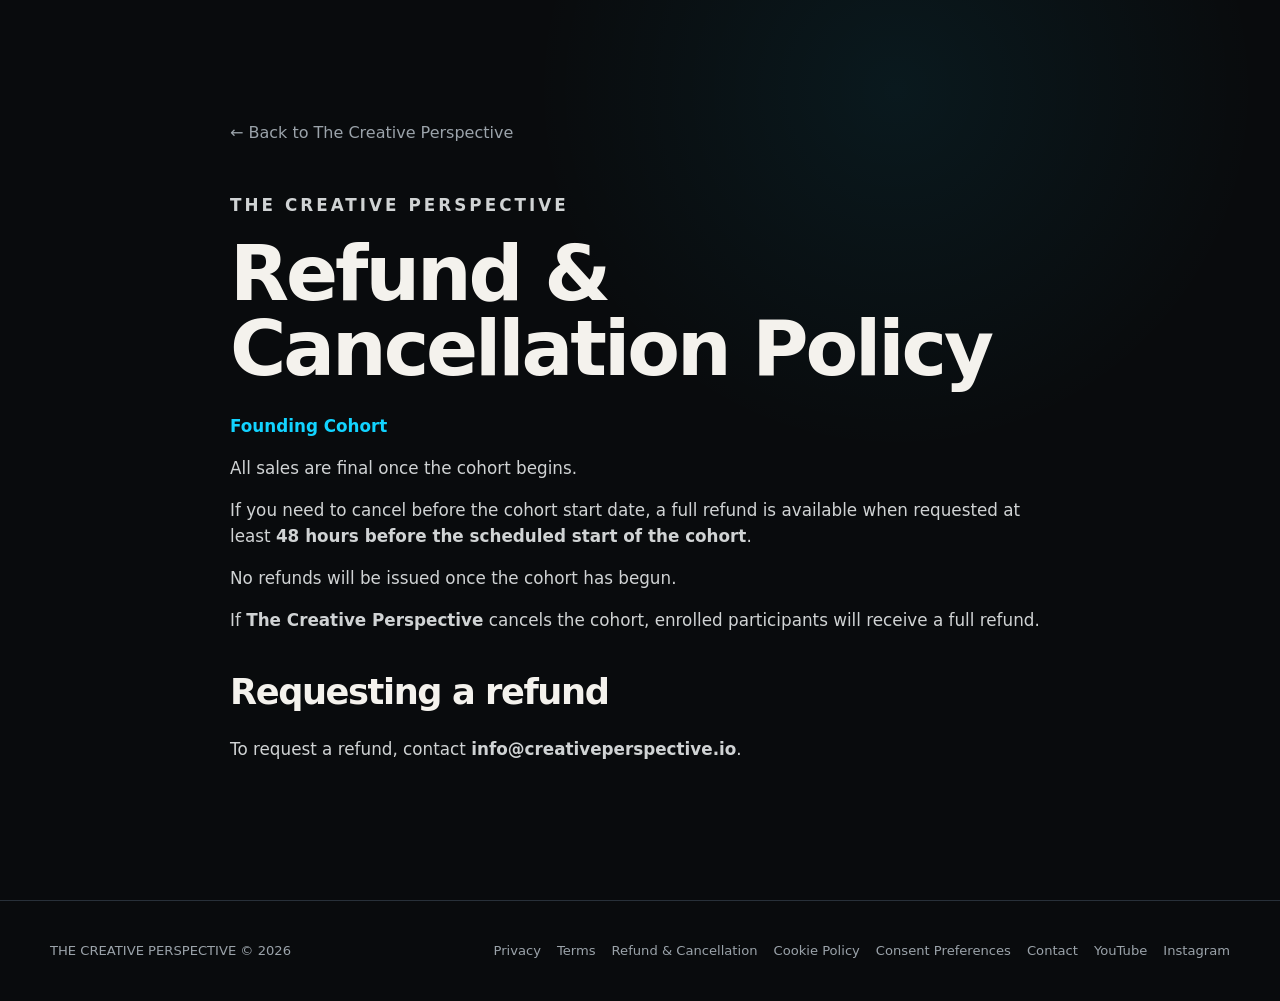
<file: refund-policy.html>
<!doctype html>
<html lang="en">
<head>
<script src="https://app.termly.io/resource-blocker/657a9781-d9c0-43cc-9ccc-3619094d77d0?autoBlock=on"></script>
<meta charset="utf-8">
<meta name="viewport" content="width=device-width,initial-scale=1">
<meta name="description" content="Refund and cancellation policy for The Creative Perspective Founding Cohort.">
<title>Refund & Cancellation Policy | The Creative Perspective</title>
<link rel="stylesheet" href="/styles.css">
</head>
<body>
<main class="policy-page">
  <div class="wrap policy-shell">
    <a class="back-link" href="/">← Back to The Creative Perspective</a>
    <p class="eyebrow">THE CREATIVE PERSPECTIVE</p>
    <h1>Refund &amp; Cancellation Policy</h1>
    <p class="policy-meta">Founding Cohort</p>
    <p>All sales are final once the cohort begins.</p>
    <p>If you need to cancel before the cohort start date, a full refund is available when requested at least <strong>48 hours before the scheduled start of the cohort</strong>.</p>
    <p>No refunds will be issued once the cohort has begun.</p>
    <p>If <strong>The Creative Perspective</strong> cancels the cohort, enrolled participants will receive a full refund.</p>
    <h2>Requesting a refund</h2>
    <p>To request a refund, contact <a href="mailto:info@creativeperspective.io"><strong>info@creativeperspective.io</strong></a>.</p>
    
  </div>
</main>
<footer><div class="wrap foot"><div>THE CREATIVE PERSPECTIVE © 2026</div><div class="footlinks"><a href="/privacy-policy.html">Privacy</a><a href="/terms-and-conditions.html">Terms</a><a href="/refund-policy.html">Refund &amp; Cancellation</a><a href="/cookie-policy.html">Cookie Policy</a><a href="#" class="termly-display-preferences">Consent Preferences</a><a href="mailto:info@creativeperspective.io">Contact</a><a href="https://www.youtube.com/@Perspective_htx" target="_blank" rel="noopener">YouTube</a><a href="https://www.instagram.com/perspective.tx/" target="_blank" rel="noopener">Instagram</a></div></div></footer>
</body>
</html>
</file>
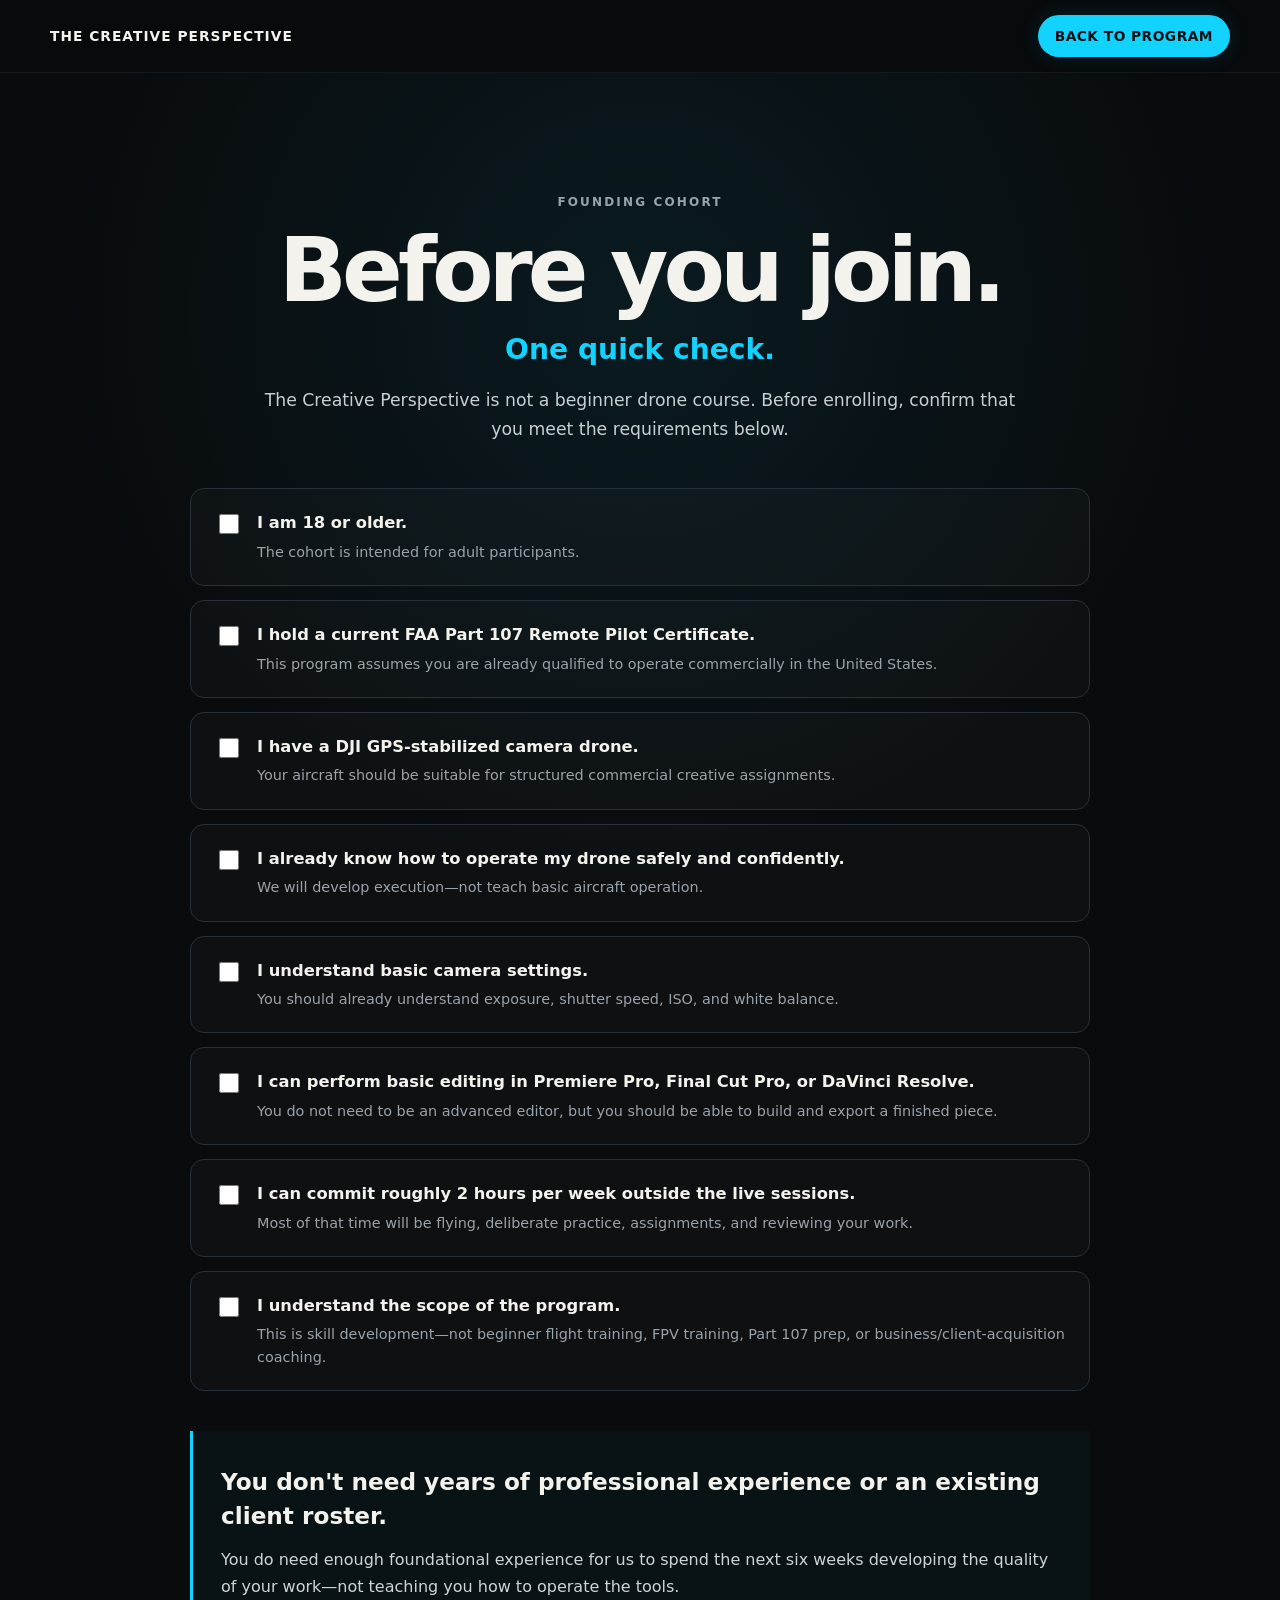
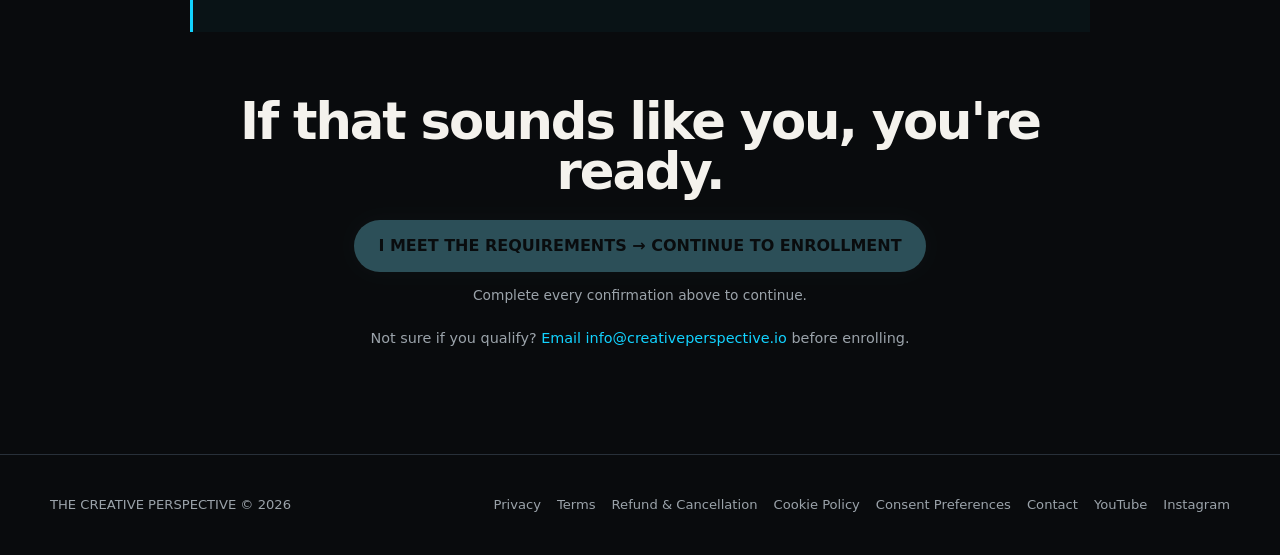
<file: requirements.html>
<!doctype html>
<html lang="en">
<head>
<script src="https://app.termly.io/resource-blocker/657a9781-d9c0-43cc-9ccc-3619094d77d0?autoBlock=on"></script>
<meta charset="utf-8">
<meta name="viewport" content="width=device-width,initial-scale=1">
<meta name="description" content="Confirm the enrollment requirements for The Creative Perspective Founding Cohort.">
<title>Before You Join | The Creative Perspective</title>
<link rel="stylesheet" href="/styles.css">
</head>
<body class="gate-page">
<nav class="nav"><div class="wrap navin"><a class="brand" href="/">THE CREATIVE PERSPECTIVE</a><div></div><a class="cohortmark header-cta" href="/">BACK TO PROGRAM</a></div></nav>
<main class="qualification-page">
  <div class="wrap qualification-shell">
    <div class="qualification-intro center">
      <p class="eyebrow">FOUNDING COHORT</p>
      <h1>Before you join.</h1>
      <p class="qualification-lede">One quick check.</p>
      <p>The Creative Perspective is not a beginner drone course. Before enrolling, confirm that you meet the requirements below.</p>
    </div>

    <form class="requirements-form" id="requirements-form">
      <label class="requirement-check"><input type="checkbox" required><span><strong>I am 18 or older.</strong><small>The cohort is intended for adult participants.</small></span></label>
      <label class="requirement-check"><input type="checkbox" required><span><strong>I hold a current FAA Part 107 Remote Pilot Certificate.</strong><small>This program assumes you are already qualified to operate commercially in the United States.</small></span></label>
      <label class="requirement-check"><input type="checkbox" required><span><strong>I have a DJI GPS-stabilized camera drone.</strong><small>Your aircraft should be suitable for structured commercial creative assignments.</small></span></label>
      <label class="requirement-check"><input type="checkbox" required><span><strong>I already know how to operate my drone safely and confidently.</strong><small>We will develop execution—not teach basic aircraft operation.</small></span></label>
      <label class="requirement-check"><input type="checkbox" required><span><strong>I understand basic camera settings.</strong><small>You should already understand exposure, shutter speed, ISO, and white balance.</small></span></label>
      <label class="requirement-check"><input type="checkbox" required><span><strong>I can perform basic editing in Premiere Pro, Final Cut Pro, or DaVinci Resolve.</strong><small>You do not need to be an advanced editor, but you should be able to build and export a finished piece.</small></span></label>
      <label class="requirement-check"><input type="checkbox" required><span><strong>I can commit roughly 2 hours per week outside the live sessions.</strong><small>Most of that time will be flying, deliberate practice, assignments, and reviewing your work.</small></span></label>
      <label class="requirement-check"><input type="checkbox" required><span><strong>I understand the scope of the program.</strong><small>This is skill development—not beginner flight training, FPV training, Part 107 prep, or business/client-acquisition coaching.</small></span></label>

      <div class="qualification-note">
        <p class="qualification-emphasis"><strong>You don't need years of professional experience or an existing client roster.</strong></p>
        <p>You do need enough foundational experience for us to spend the next six weeks developing the quality of your work—not teaching you how to operate the tools.</p>
      </div>

      <div class="qualification-action center">
        <h2>If that sounds like you, you're ready.</h2>
        <a class="btn gate-submit is-disabled" id="gate-submit" href="#" data-link-placeholder="checkout" aria-disabled="true">I MEET THE REQUIREMENTS → CONTINUE TO ENROLLMENT</a>
        <p class="micro checkout-status" data-checkout-status>Complete every confirmation above to continue.</p>
        <p class="qualification-help">Not sure if you qualify? <a href="mailto:info@creativeperspective.io">Email info@creativeperspective.io</a> before enrolling.</p>
      </div>
    </form>
  </div>
</main>
<footer><div class="wrap foot"><div>THE CREATIVE PERSPECTIVE © 2026</div><div class="footlinks"><a href="/privacy-policy.html">Privacy</a><a href="/terms-and-conditions.html">Terms</a><a href="/refund-policy.html">Refund &amp; Cancellation</a><a href="/cookie-policy.html">Cookie Policy</a><a href="#" class="termly-display-preferences">Consent Preferences</a><a href="mailto:info@creativeperspective.io">Contact</a><a href="https://www.youtube.com/@Perspective_htx" target="_blank" rel="noopener">YouTube</a><a href="https://www.instagram.com/perspective.tx/" target="_blank" rel="noopener">Instagram</a></div></div></footer>
<script src="/main.js"></script>
</body>
</html>
</file>
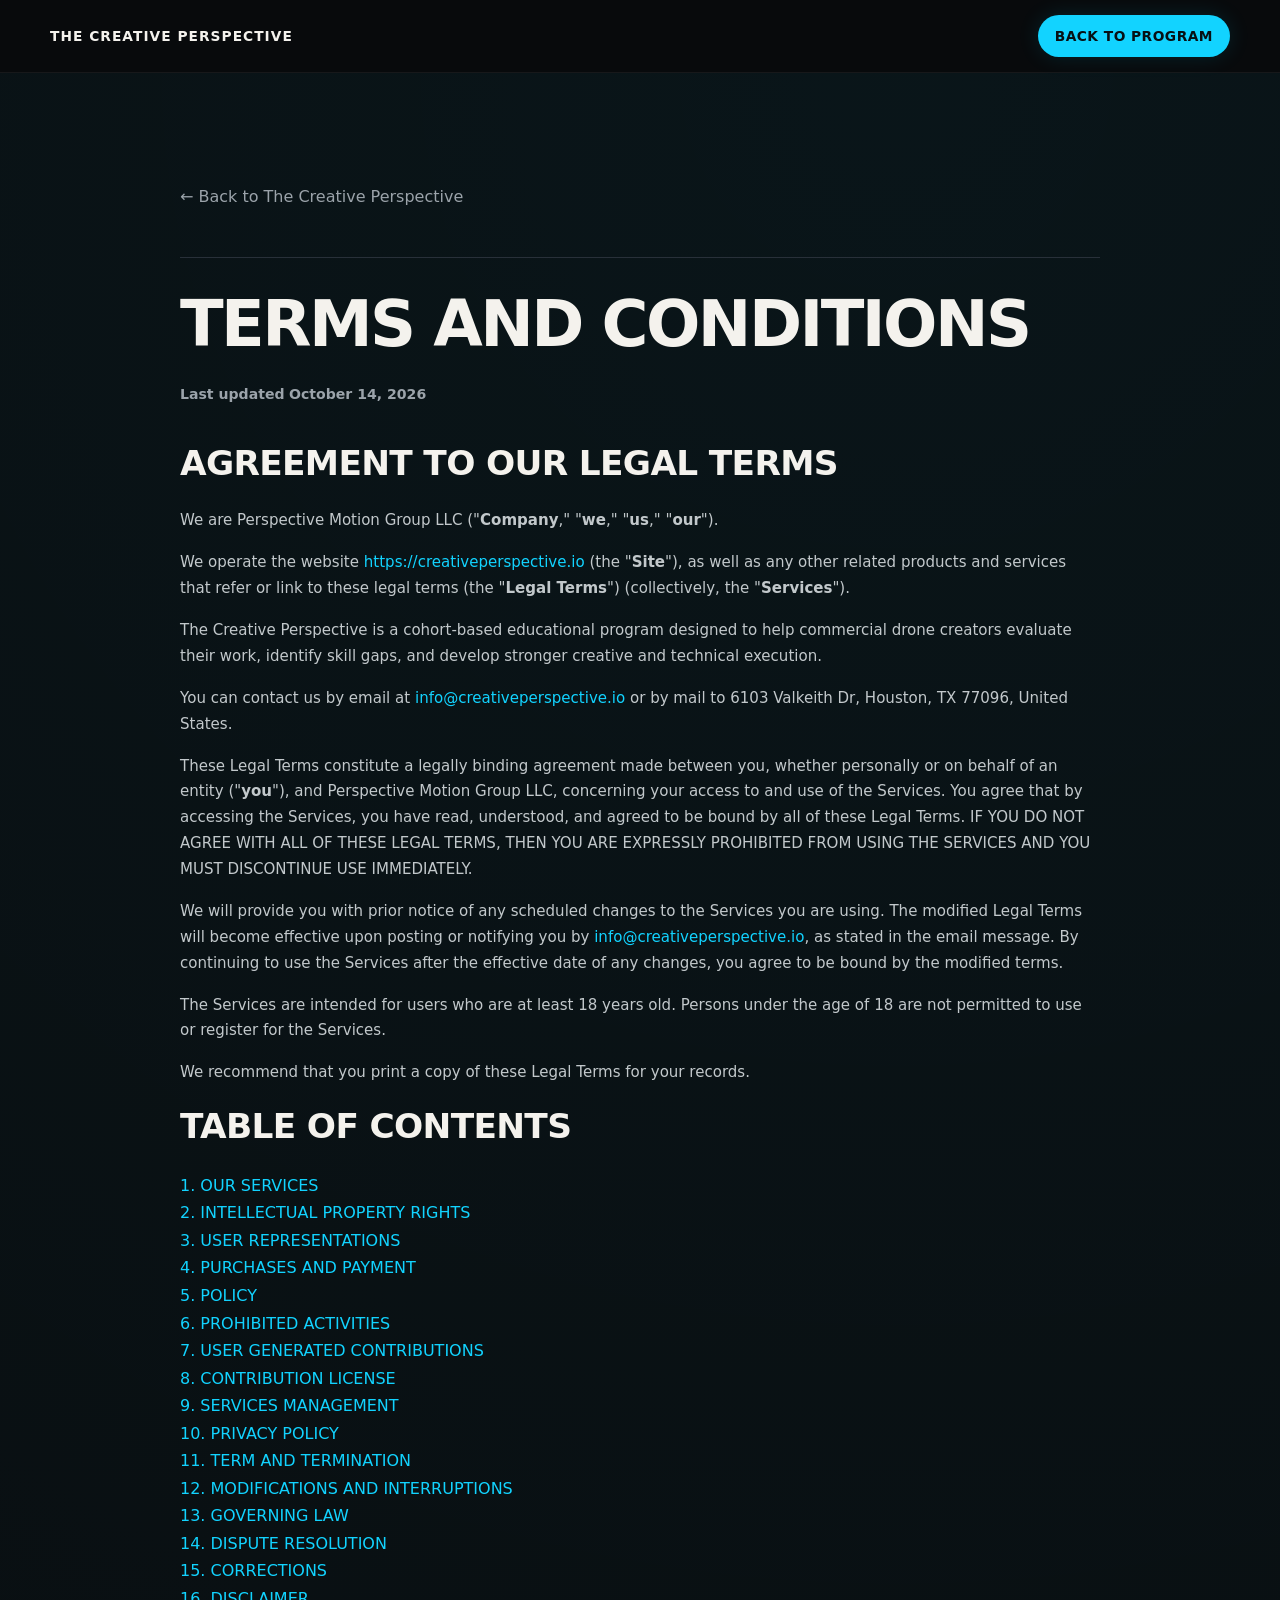
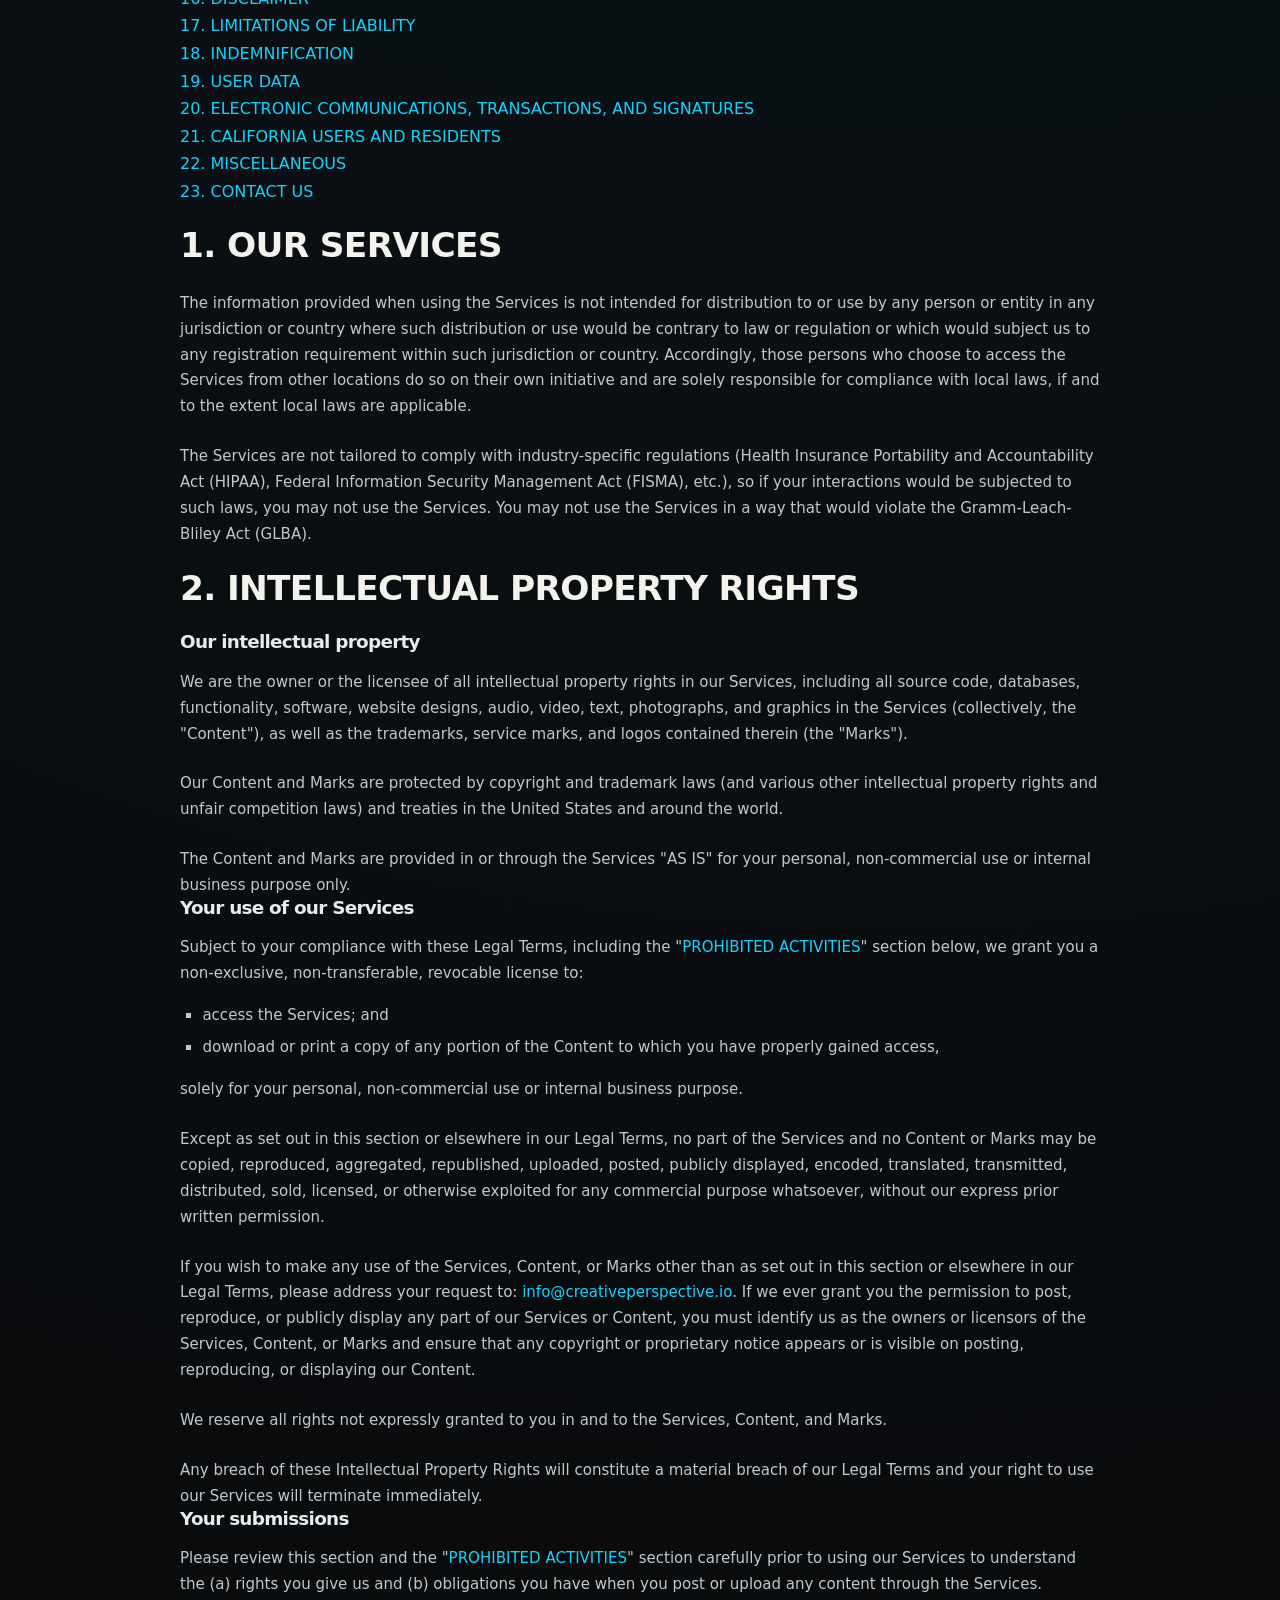
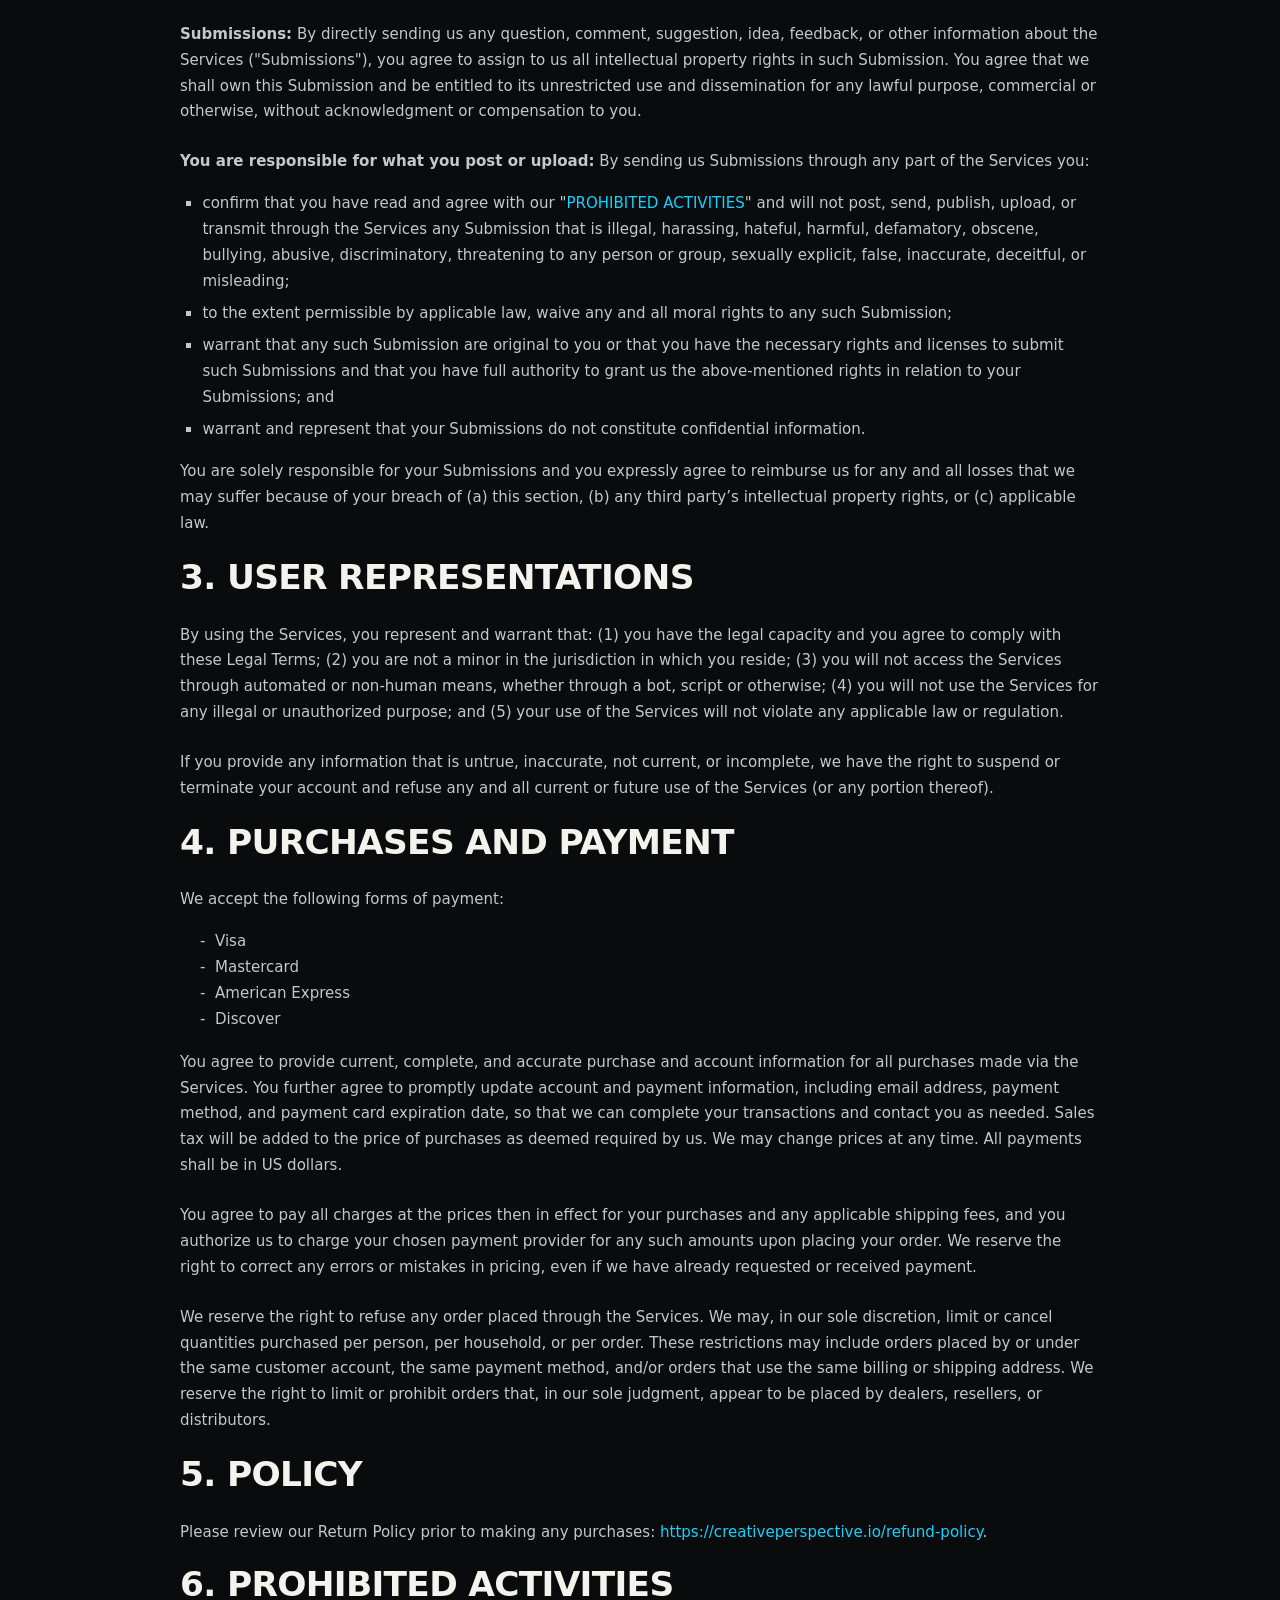
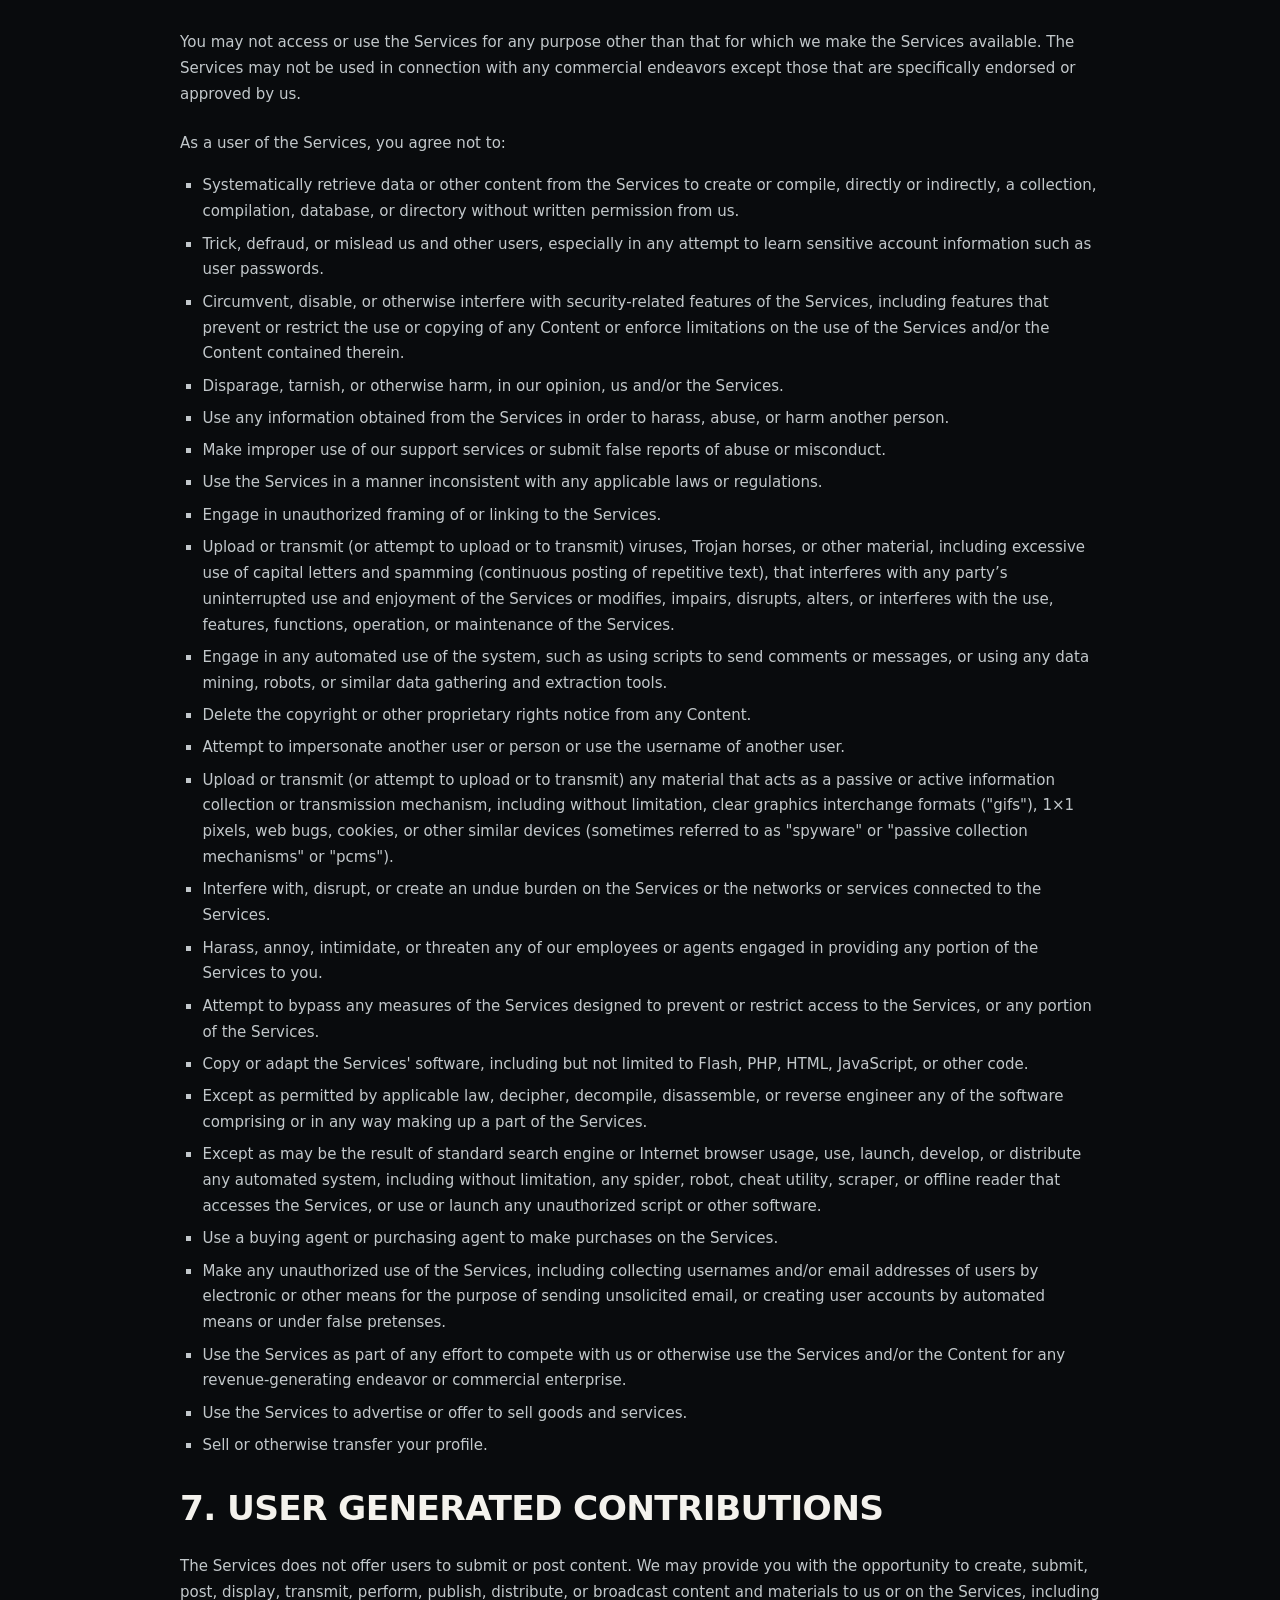
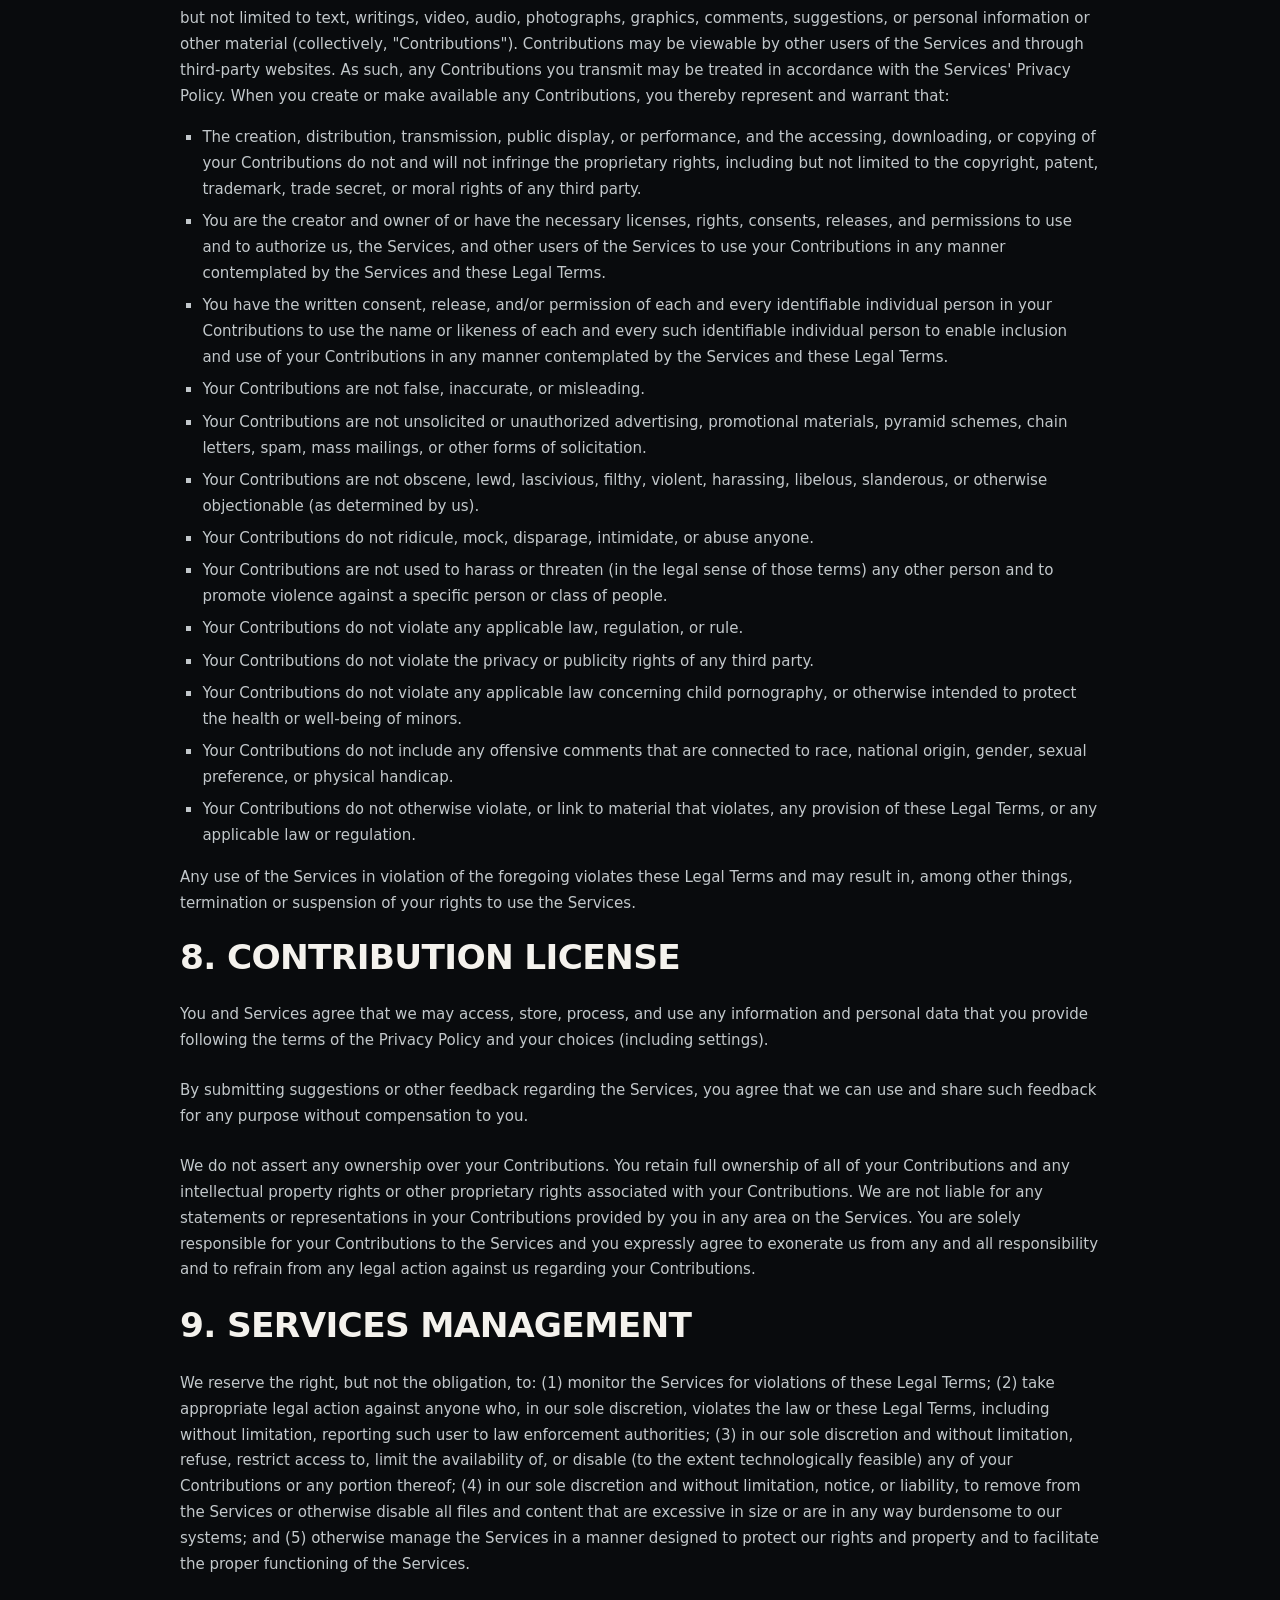
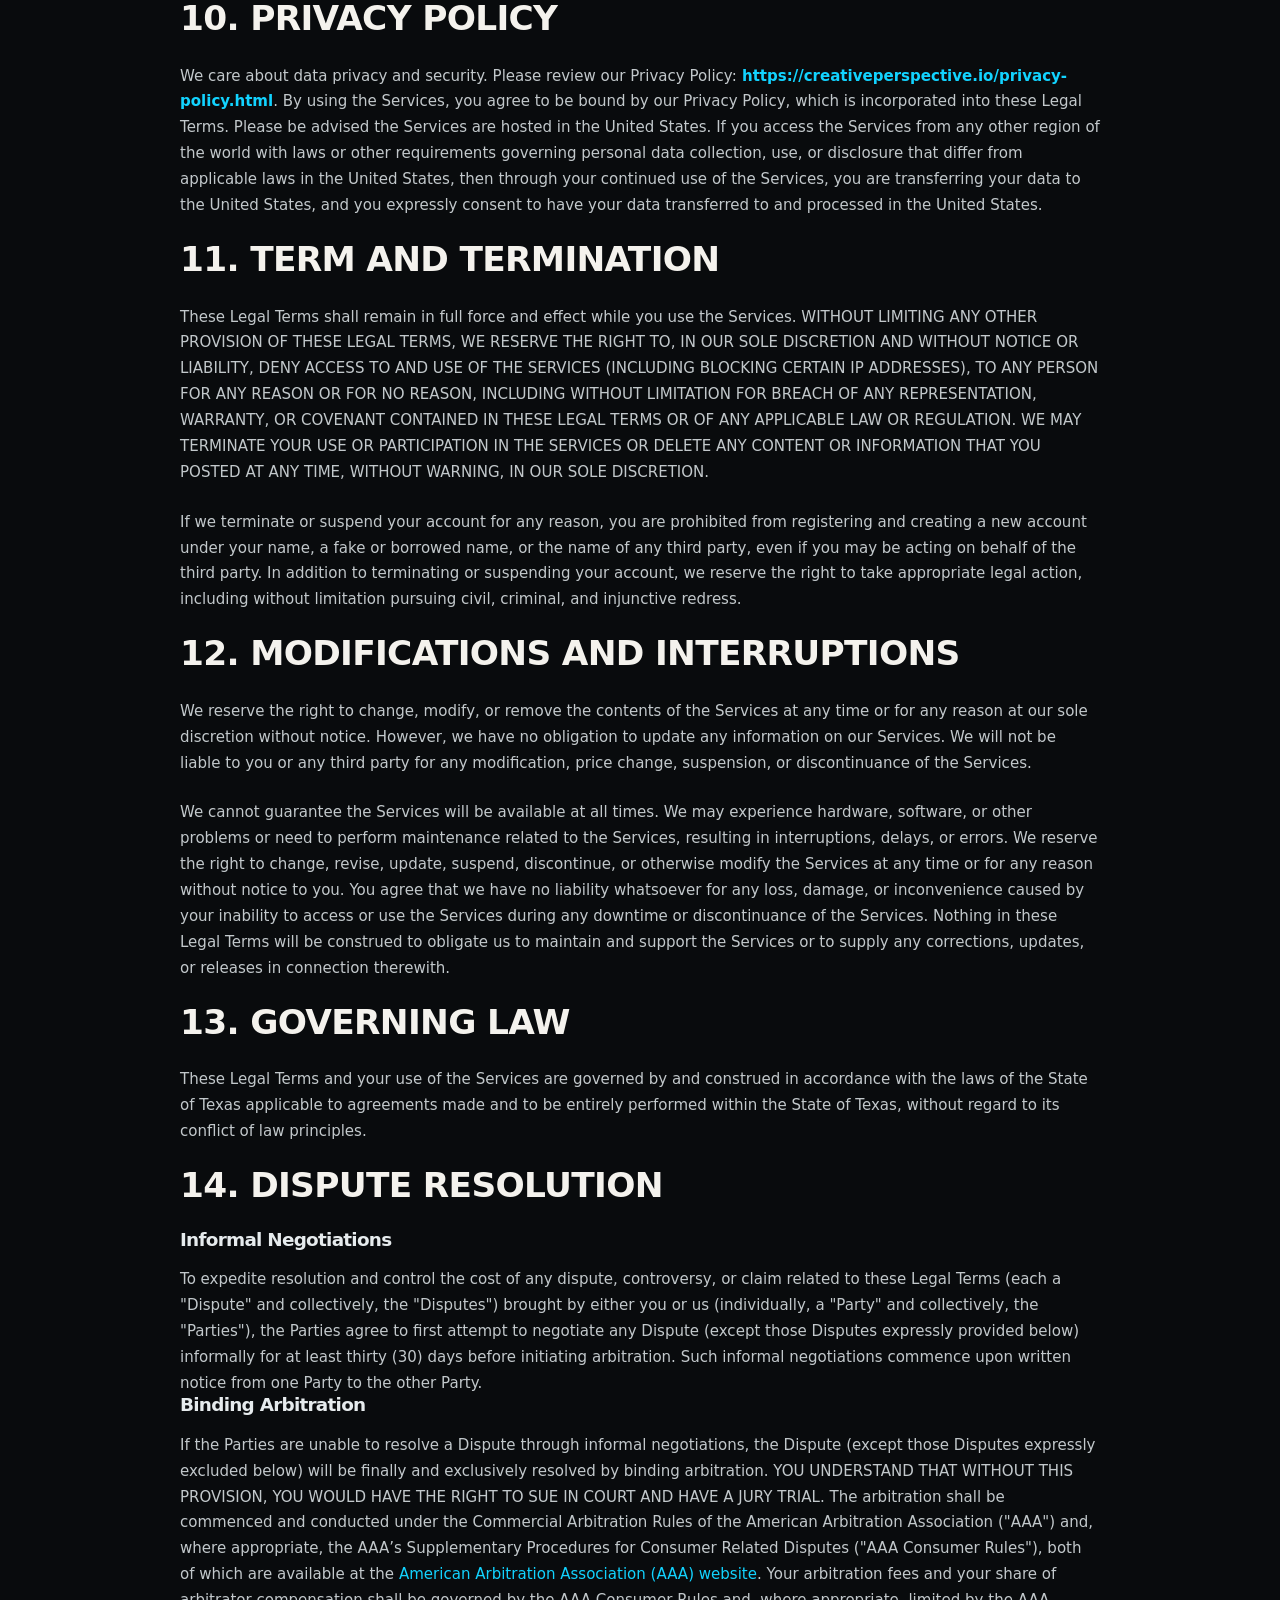
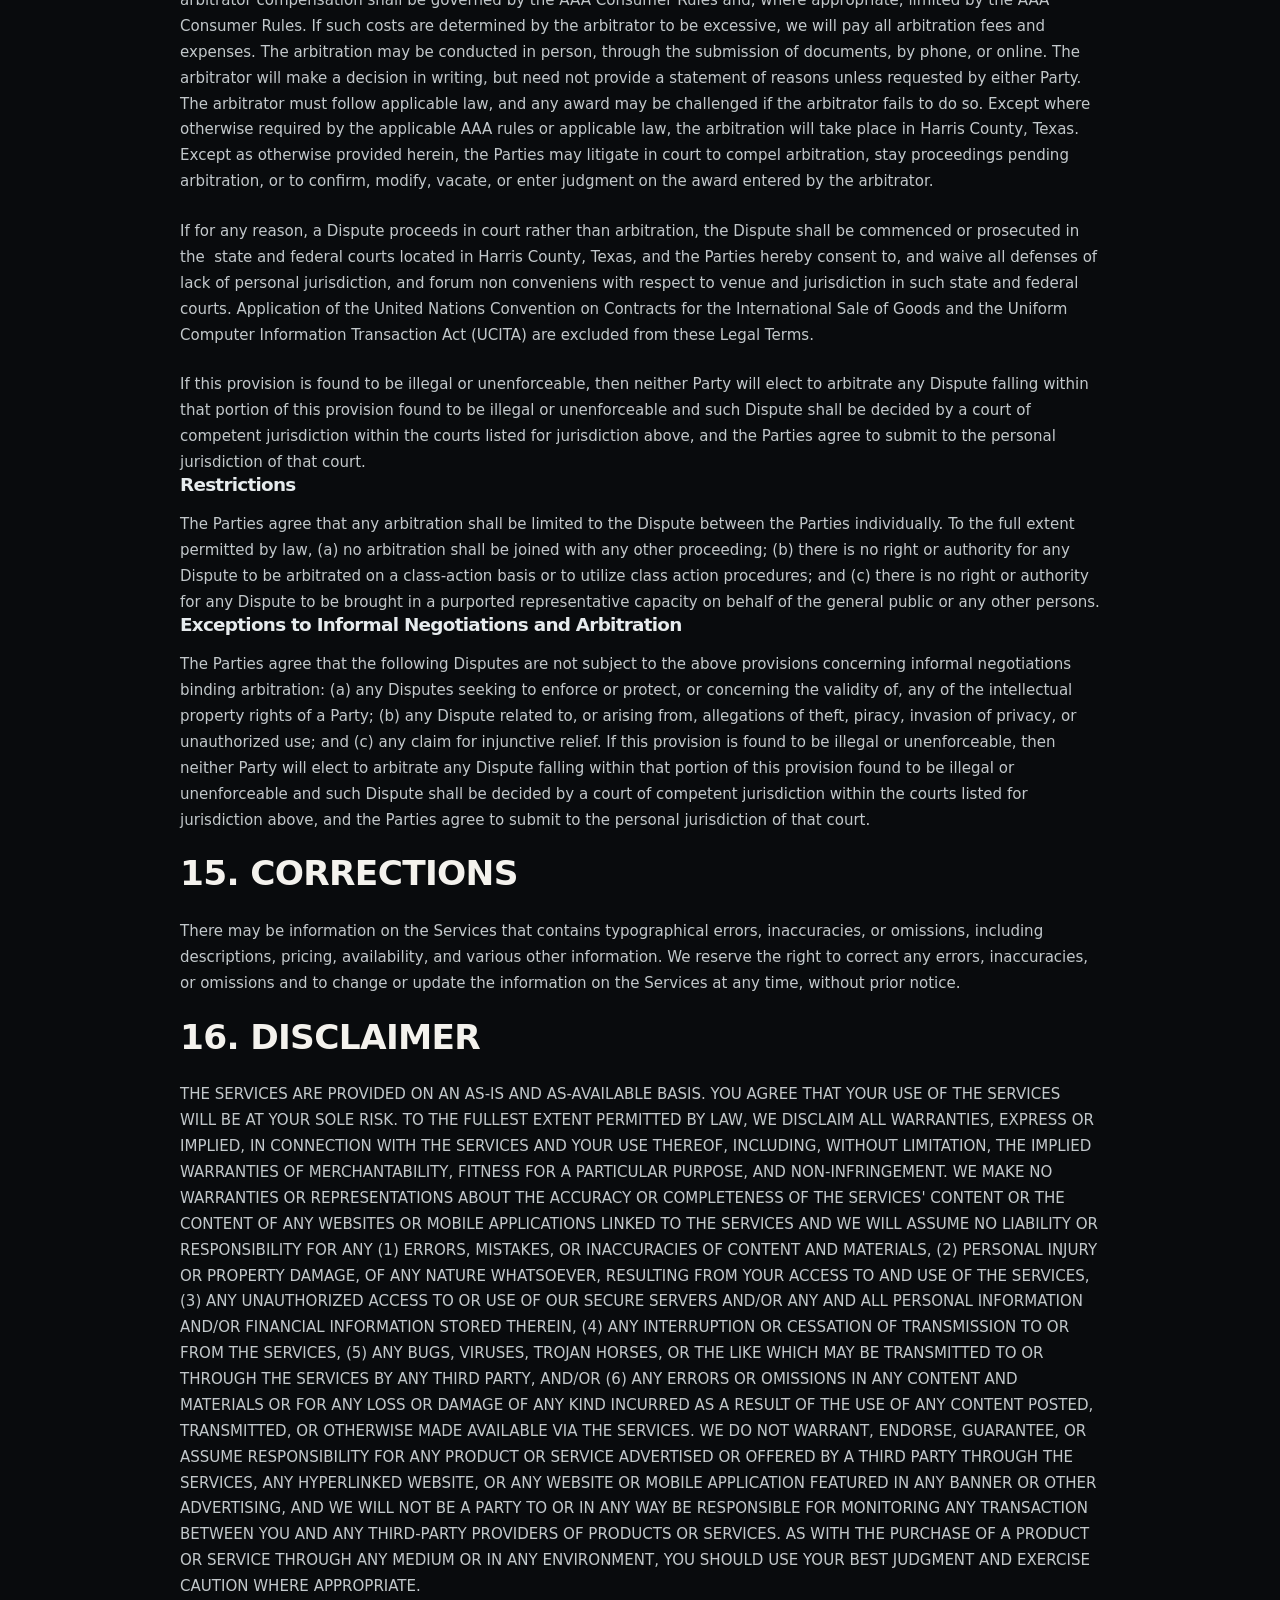
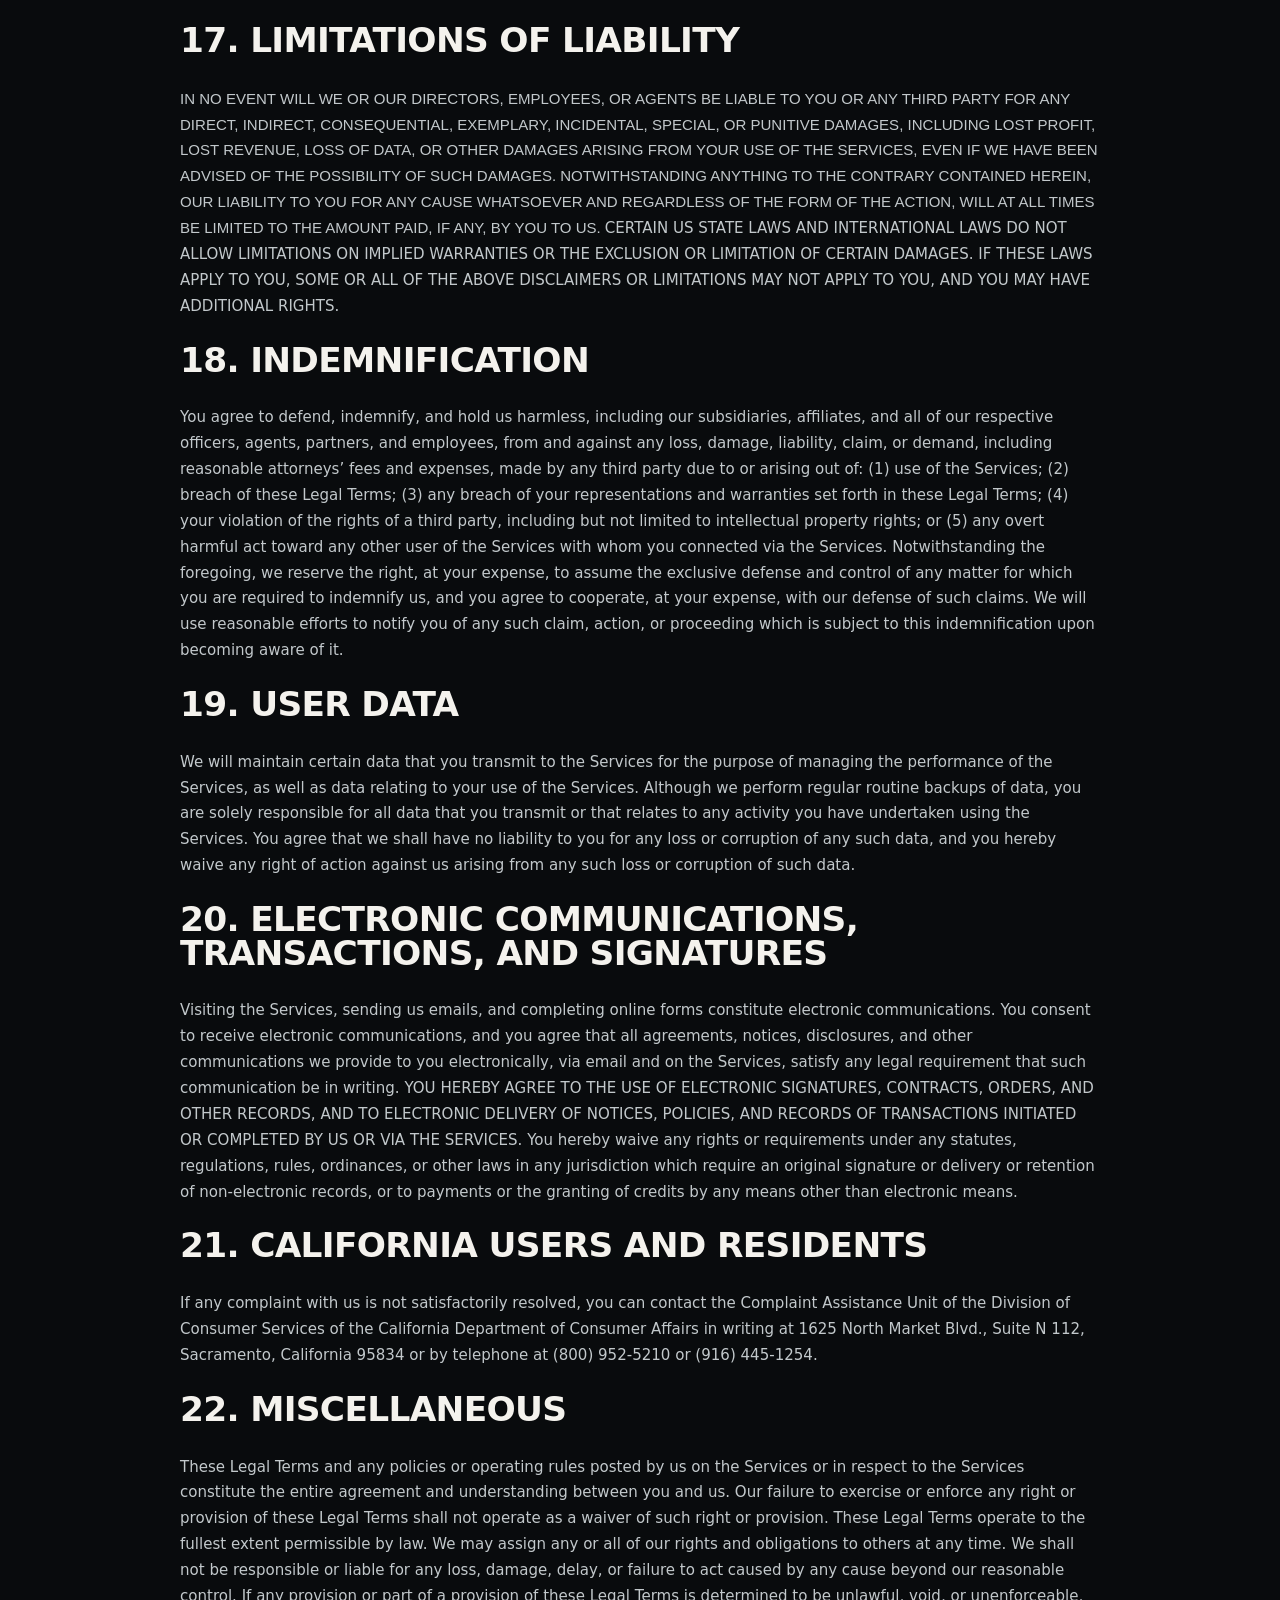
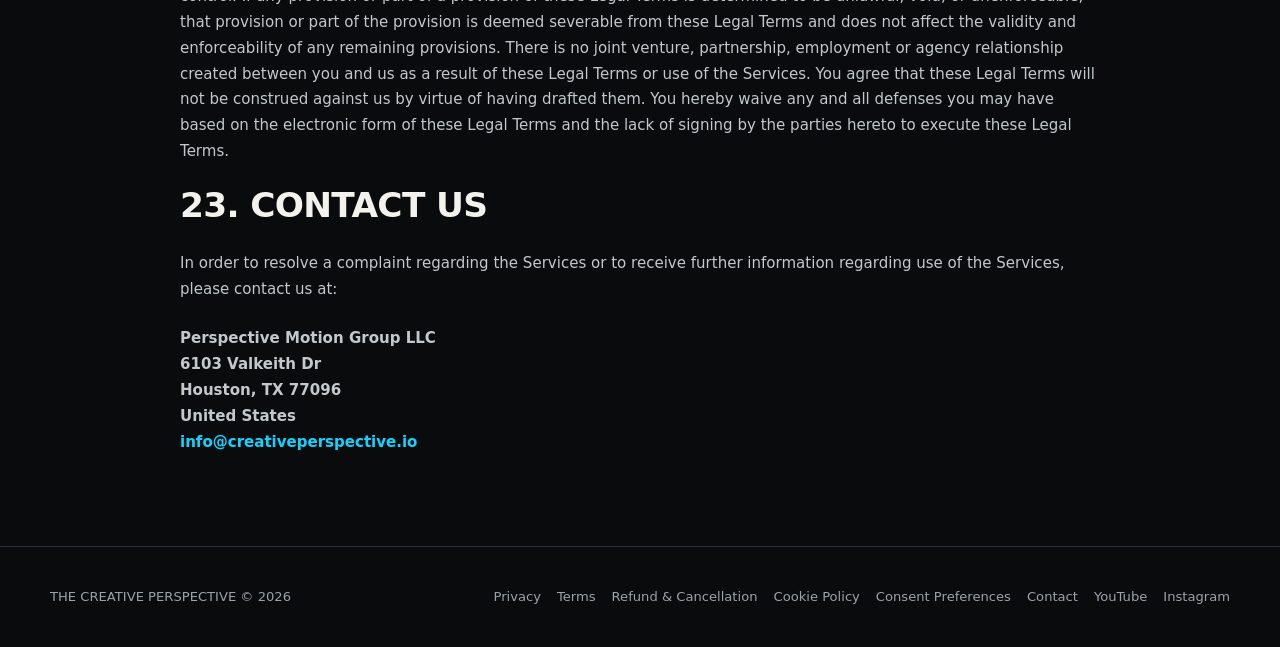
<file: terms-and-conditions.html>
<!doctype html>
<html lang="en">
<head>
<script src="https://app.termly.io/resource-blocker/657a9781-d9c0-43cc-9ccc-3619094d77d0?autoBlock=on"></script>
<meta charset="utf-8">
<meta name="viewport" content="width=device-width,initial-scale=1">
<meta name="description" content="Terms and conditions for The Creative Perspective and Perspective Motion Group LLC.">
<title>Terms and Conditions | The Creative Perspective</title>
<link rel="stylesheet" href="/styles.css">
</head>
<body class="legal-page">
<nav class="nav"><div class="wrap navin"><a class="brand" href="/">THE CREATIVE PERSPECTIVE</a><div></div><a class="cohortmark header-cta" href="/">BACK TO PROGRAM</a></div></nav>
<main class="legal-main">
<div class="wrap legal-shell">
<a class="back-link" href="/">← Back to The Creative Perspective</a>
<div class="legal-content">
<style>
  [data-custom-class='body'], [data-custom-class='body'] * {
          background: transparent !important;
        }
[data-custom-class='title'], [data-custom-class='title'] * {
          font-family: Arial !important;
font-size: 26px !important;
color: #000000 !important;
        }
[data-custom-class='subtitle'], [data-custom-class='subtitle'] * {
          font-family: Arial !important;
color: #595959 !important;
font-size: 14px !important;
        }
[data-custom-class='heading_1'], [data-custom-class='heading_1'] * {
          font-family: Arial !important;
font-size: 19px !important;
color: #000000 !important;
        }
[data-custom-class='heading_2'], [data-custom-class='heading_2'] * {
          font-family: Arial !important;
font-size: 17px !important;
color: #000000 !important;
        }
[data-custom-class='body_text'], [data-custom-class='body_text'] * {
          color: #595959 !important;
font-size: 14px !important;
font-family: Arial !important;
        }
[data-custom-class='link'], [data-custom-class='link'] * {
          color: #3030F1 !important;
font-size: 14px !important;
font-family: Arial !important;
word-break: break-word !important;
        }
</style>

      <div data-custom-class="body">
      <div align="center" style="text-align: left;"><div class="MsoNormal" data-custom-class="title" style="line-height: 1.5;"><bdt class="block-component"><span style="font-size: 19px;"></bdt><bdt class="question"><strong><h1>TERMS AND CONDITIONS</h1></strong></bdt><bdt class="statement-end-if-in-editor"></bdt></span></div><div class="MsoNormal" data-custom-class="subtitle" style="line-height: 1.5;"><strong>Last updated</strong> <bdt class="question"><strong>October 14, 2026</strong></bdt></div><div class="MsoNormal" style="line-height: 1.1;"><br></div><div style="line-height: 1.5;"><br></div><div style="line-height: 1.5;"><strong><span data-custom-class="heading_1"><h2>AGREEMENT TO OUR LEGAL TERMS</h2></span></strong></div></div><div align="center" style="text-align: left;"><div class="MsoNormal" id="agreement" style="line-height: 1.5;"><a name="_6aa3gkhykvst"></a></div></div><div align="center" style="text-align: left;"><div class="MsoNormal" data-custom-class="body_text" style="line-height: 1.5;"><span style="font-size:11.0pt;line-height:115%;font-family:Arial;
Calibri;color:#595959;mso-themecolor:text1;mso-themetint:166;">We are <bdt class="question noTranslate" data-id="9d459c4e-c548-e5cb-7729-a118548965d2">Perspective Motion Group LLC</bdt><bdt class="block-component"></bdt> (<bdt class="block-component"></bdt>"<strong>Company</strong>," "<strong>we</strong>," "<strong>us</strong>," "<strong>our</strong>"<bdt class="statement-end-if-in-editor"></bdt>)<span style="font-size:11.0pt;line-height:115%;
Arial;mso-fareast-font-family:Calibri;color:#595959;mso-themecolor:text1;
mso-themetint:166;"><span style="font-size:11.0pt;line-height:115%;
Arial;mso-fareast-font-family:Calibri;color:#595959;mso-themecolor:text1;
mso-themetint:166;"><span style="font-size:11.0pt;line-height:115%;
Arial;mso-fareast-font-family:Calibri;color:#595959;mso-themecolor:text1;
mso-themetint:166;"><bdt class="question"><bdt class="block-component">.</bdt></span><bdt class="block-component"></bdt></span></span></span></span></span></span></div></div><div align="center" style="line-height: 1;"><br></div><div align="center" style="text-align: left;"><div class="MsoNormal" data-custom-class="body_text" style="line-height: 1.5;"><span style="font-size:11.0pt;line-height:115%;font-family:Arial;
Calibri;color:#595959;mso-themecolor:text1;mso-themetint:166;">We operate <bdt class="block-component"></bdt>the website <span style="color: rgb(0, 58, 250);"><bdt class="question noTranslate"><a target="_blank" data-custom-class="link" href="https://creativeperspective.io">https://creativeperspective.io</a></bdt></span> (the <bdt class="block-component"></bdt>"<strong>Site</strong>"<bdt class="statement-end-if-in-editor"></bdt>)<bdt class="block-component"></bdt><bdt class="block-component"></bdt>, as well as any other related products and services that refer or link to these legal terms (the <bdt class="block-component"></bdt>"<strong>Legal Terms</strong>"<bdt class="statement-end-if-in-editor"></bdt>) (collectively, the <bdt class="block-component"></bdt>"<strong>Services</strong>"<bdt class="statement-end-if-in-editor"></bdt>).<bdt class="block-component"></bdt></span></div><div class="MsoNormal" style="line-height: 1;"><br></div><div class="MsoNormal" data-custom-class="body_text" style="line-height: 1.5;"><bdt class="question">The Creative Perspective is a cohort-based educational program designed to help commercial drone creators evaluate their work, identify skill gaps, and develop stronger creative and technical execution.</bdt></div><div class="MsoNormal" data-custom-class="body_text" style="line-height: 1.5;"><span style="font-size:11.0pt;line-height:115%;font-family:Arial;
Calibri;color:#595959;mso-themecolor:text1;mso-themetint:166;"><bdt class="statement-end-if-in-editor"></bdt></span></div><div class="MsoNormal" style="line-height: 1;"><br></div><div class="MsoNormal" data-custom-class="body_text" style="line-height: 1.5;"><span style="font-size:11.0pt;line-height:115%;font-family:Arial;
Calibri;color:#595959;mso-themecolor:text1;mso-themetint:166;">You can contact us by <bdt class="block-component">email at <bdt class="question noTranslate"><a target="_blank" data-custom-class="link" href="mailto:info@creativeperspective.io">info@creativeperspective.io</a></bdt><bdt class="block-component"></bdt> or by mail to <bdt class="question noTranslate">6103 Valkeith Dr</bdt><bdt class="block-component"></bdt>, <bdt class="question noTranslate">Houston</bdt><bdt class="block-component"></bdt><bdt class="block-component"></bdt>, <bdt class="question noTranslate">TX</bdt><bdt class="statement-end-if-in-editor"></bdt><bdt class="block-component"></bdt><bdt class="block-component"></bdt> <bdt class="question noTranslate">77096</bdt><bdt class="statement-end-if-in-editor"></bdt><bdt class="block-component"></bdt><bdt class="block-component">,&nbsp;</bdt><bdt class="question noTranslate">United States</bdt><bdt class="statement-end-if-in-editor"></bdt><bdt class="block-component"></bdt>.</span></div><div class="MsoNormal" style="line-height: 1;"><br></div><div class="MsoNormal" data-custom-class="body_text" style="line-height: 1.5;"><span style="font-size:11.0pt;line-height:115%;font-family:Arial;
Calibri;color:#595959;mso-themecolor:text1;mso-themetint:166;">These Legal Terms constitute a legally binding agreement made between you, whether personally or on behalf of an entity (<bdt class="block-component"></bdt>"<strong>you</strong>"<bdt class="statement-end-if-in-editor"></bdt>), and <bdt class="question noTranslate">Perspective Motion Group LLC</bdt>, concerning your access to and use of the Services. You agree that by accessing the Services, you have read, understood, and agreed to be bound by all of these Legal Terms. IF YOU DO NOT AGREE WITH ALL OF THESE LEGAL TERMS, THEN YOU ARE EXPRESSLY PROHIBITED FROM USING THE SERVICES AND YOU MUST DISCONTINUE USE IMMEDIATELY.<bdt class="block-component"></bdt><bdt class="block-component"></bdt></span></div><div class="MsoNormal" style="line-height: 1;"><br></div><div class="MsoNormal" data-custom-class="body_text" style="line-height: 1.5;"><span style="font-size:11.0pt;line-height:115%;font-family:Arial;
Calibri;color:#595959;mso-themecolor:text1;mso-themetint:166;">We will provide you with prior notice of any scheduled changes to the Services you are using. The modified Legal Terms will become effective upon posting or notifying you by <bdt class="question noTranslate"><a target="_blank" data-custom-class="link" href="mailto:info@creativeperspective.io">info@creativeperspective.io</a></bdt>, as stated in the email message. By continuing to use the Services after the effective date of any changes, you agree to be bound by the modified terms.<bdt class="block-component"></bdt><bdt class="statement-end-if-in-editor"></bdt></span></div></div><div align="center" style="line-height: 1;"><br></div><div align="center" style="text-align: left;"><div class="MsoNormal" data-custom-class="body_text" style="line-height: 1.5;"><bdt class="block-container if" data-type="if" id="a2595956-7028-dbe5-123e-d3d3a93ed076"><bdt data-type="conditional-block"><bdt data-type="body"><span style="font-size:11.0pt;line-height:115%;font-family:Arial;
Calibri;color:#595959;mso-themecolor:text1;mso-themetint:166;"><bdt class="block-component"></bdt>The
Services are intended for users who are at least 18 years old. Persons under the age
of 18 are not permitted to use or register for the Services.</span></bdt></bdt><bdt data-type="conditional-block"><bdt class="block-component"></bdt></bdt></div><div class="MsoNormal" style="line-height: 1;"><br></div><div class="MsoNormal" data-custom-class="body_text" style="line-height: 1.5;">We recommend that you print a copy of these Legal Terms for your records.</div><div class="MsoNormal" style="line-height: 1.5;"><br></div><div class="MsoNormal" data-custom-class="heading_1" style="line-height: 1.5;"><strong><h2>TABLE OF CONTENTS</h2></strong></div><div class="MsoNormal" style="line-height: 1.5;"><a data-custom-class="link" href="#services"><span data-custom-class="link"><span style="color: rgb(0, 58, 250); font-size: 15px;"><span data-custom-class="body_text">1. OUR SERVICES</span></span></span></a></div><div class="MsoNormal" style="line-height: 1.5;"><a data-custom-class="link" href="#ip"><span style="color: rgb(0, 58, 250);"><span data-custom-class="body_text">2. INTELLECTUAL PROPERTY RIGHTS</span></span></a></div><div class="MsoNormal" style="line-height: 1.5;"><a data-custom-class="link" href="#userreps"></a><a data-custom-class="link" href="#userreps"><span style="color: rbg(0, 58, 250); font-size: 15px; line-height: 1.5;"><span data-custom-class="body_text">3. USER REPRESENTATIONS</span></span></a></div><div class="MsoNormal" style="line-height: 1.5;"><span style="font-size: 15px;"><span data-custom-class="body_text"><bdt class="block-component"></bdt></span></span> <a data-custom-class="link" href="#products"></a></div><div class="MsoNormal" style="line-height: 1.5;"><a data-custom-class="link" href="#products"><span style="color: rgb(0, 58, 250); font-size: 15px;"><span data-custom-class="body_text"><bdt class="block-component"></bdt><bdt class="block-component"></bdt><bdt class="statement-end-if-in-editor"></bdt></span></span></a> <a data-custom-class="link" href="#purchases"></a></div><div class="MsoNormal" style="line-height: 1.5;"><a data-custom-class="link" href="#purchases"><span style="color: rgb(0, 58, 250); font-size: 15px;"><span data-custom-class="body_text"><bdt class="block-component"></bdt>4. PURCHASES AND PAYMENT<bdt class="statement-end-if-in-editor"></bdt></span></span></a></div><div class="MsoNormal" style="line-height: 1.5;"><bdt class="block-component"><span style="font-size: 15px;"></span></bdt></div><div class="MsoNormal" style="line-height: 1.5;"><span style="font-size: 15px;"><span data-custom-class="body_text"><bdt class="block-component"></bdt><bdt class="block-component"></bdt></span></span><a data-custom-class="link" href="#returnyes"><span style="color: rgb(0, 58, 250); font-size: 15px;"><span data-custom-class="body_text">5. <bdt class="block-component"></bdt> POLICY</span></span></a><span style="font-size: 15px;"><span data-custom-class="body_text"><bdt class="block-component"></bdt><bdt class="statement-end-if-in-editor"></bdt></span></span> <a data-custom-class="link" href="#software"></a> <a data-custom-class="link" href="#software"></a></div><div class="MsoNormal" style="line-height: 1.5;"><a data-custom-class="link" href="#software"><span style="color: rgb(0, 58, 250); font-size: 15px;"><span data-custom-class="body_text"><bdt class="block-component"></bdt></span></span></a> <a data-custom-class="link" href="#prohibited"></a></div><div class="MsoNormal" style="line-height: 1.5;"><a data-custom-class="link" href="#prohibited"><span style="color: rgb(0, 58, 250); font-size: 15px;"><span data-custom-class="body_text">6. PROHIBITED ACTIVITIES</span></span></a> <a data-custom-class="link" href="#ugc"></a></div><div class="MsoNormal" style="line-height: 1.5;"><a data-custom-class="link" href="#ugc"><span style="color: rgb(0, 58, 250); font-size: 15px;"><span data-custom-class="body_text">7. USER GENERATED CONTRIBUTIONS</span></span></a> <a data-custom-class="link" href="#license"></a></div><div class="MsoNormal" style="line-height: 1.5;"><a data-custom-class="link" href="#license"><span style="color: rgb(0, 58, 250); font-size: 15px;"><span data-custom-class="body_text">8. CONTRIBUTION <bdt class="block-component"></bdt>LICENSE<bdt class="statement-end-if-in-editor"></bdt></span></span></a> <a data-custom-class="link" href="#reviews"></a></div><div class="MsoNormal" style="line-height: 1.5;"><a data-custom-class="link" href="#reviews"><span style="color: rgb(0, 58, 250); font-size: 15px;"><span data-custom-class="body_text"><bdt class="block-component"></bdt></span></span></a> <a data-custom-class="link" href="#mobile"></a></div><div class="MsoNormal" style="line-height: 1.5;"><a data-custom-class="link" href="#mobile"><span style="color: rgb(0, 58, 250); font-size: 15px;"><span data-custom-class="body_text"><bdt class="block-component"></bdt></span></span></a> <a data-custom-class="link" href="#socialmedia"></a></div><div class="MsoNormal" style="line-height: 1.5;"><a data-custom-class="link" href="#socialmedia"><span style="color: rgb(0, 58, 250); font-size: 15px;"><span data-custom-class="body_text"><bdt class="block-component"></bdt></span></span></a> <a data-custom-class="link" href="#thirdparty"></a></div><div class="MsoNormal" style="line-height: 1.5;"><a data-custom-class="link" href="#thirdparty"><span style="color: rgb(0, 58, 250); font-size: 15px;"><span data-custom-class="body_text"><bdt class="block-component"></bdt></span></span></a> <a data-custom-class="link" href="#advertisers"></a></div><div class="MsoNormal" style="line-height: 1.5;"><a data-custom-class="link" href="#advertisers"><span style="color: rgb(0, 58, 250); font-size: 15px;"><span data-custom-class="body_text"><bdt class="block-component"></bdt></span></span></a> <a data-custom-class="link" href="#sitemanage"></a></div><div class="MsoNormal" style="line-height: 1.5;"><a data-custom-class="link" href="#sitemanage"><span style="color: rgb(0, 58, 250); font-size: 15px;"><span data-custom-class="body_text">9. SERVICES MANAGEMENT</span></span></a> <a data-custom-class="link" href="#ppyes"></a></div><div class="MsoNormal" style="line-height: 1.5;"><a data-custom-class="link" href="#ppyes"><span style="color: rgb(0, 58, 250); font-size: 15px;"><span data-custom-class="body_text"><bdt class="block-component"></bdt>10. PRIVACY POLICY<bdt class="statement-end-if-in-editor"></bdt></span></span></a> <a data-custom-class="link" href="#ppno"></a></div><div class="MsoNormal" style="line-height: 1.5;"><a data-custom-class="link" href="#ppno"><span style="color: rgb(0, 58, 250); font-size: 15px;"><span data-custom-class="body_text"><bdt class="block-component"></bdt></span></span></a> <a data-custom-class="link" href="#dmca"></a></div><div class="MsoNormal" style="line-height: 1.5;"><a data-custom-class="link" href="#dmca"><span style="color: rgb(0, 58, 250); font-size: 15px;"><span data-custom-class="body_text"><bdt class="block-component"></bdt><bdt class="block-component"></bdt><bdt class="statement-end-if-in-editor"></bdt></span></span></a></div><div class="MsoNormal" style="line-height: 1.5;"><span style="font-size: 15px;"><span data-custom-class="body_text"><bdt class="block-component"></bdt><bdt class="block-component"></bdt><bdt class="block-component"></bdt></span></span> <a data-custom-class="link" href="#terms"></a></div><div class="MsoNormal" style="line-height: 1.5;"><a data-custom-class="link" href="#terms"><span style="color: rgb(0, 58, 250); font-size: 15px;"><span data-custom-class="body_text">11. TERM AND TERMINATION</span></span></a> <a data-custom-class="link" href="#modifications"></a></div><div class="MsoNormal" style="line-height: 1.5;"><a data-custom-class="link" href="#modifications"><span style="color: rgb(0, 58, 250); font-size: 15px;"><span data-custom-class="body_text">12. MODIFICATIONS AND INTERRUPTIONS</span></span></a> <a data-custom-class="link" href="#law"></a></div><div class="MsoNormal" style="line-height: 1.5;"><a data-custom-class="link" href="#law"><span style="color: rgb(0, 58, 250); font-size: 15px;"><span data-custom-class="body_text">13. GOVERNING LAW</span></span></a> <a data-custom-class="link" href="#disputes"></a></div><div class="MsoNormal" style="line-height: 1.5;"><a data-custom-class="link" href="#disputes"><span style="color: rgb(0, 58, 250); font-size: 15px;"><span data-custom-class="body_text">14. DISPUTE RESOLUTION</span></span></a> <a data-custom-class="link" href="#corrections"></a></div><div class="MsoNormal" style="line-height: 1.5;"><a data-custom-class="link" href="#corrections"><span style="color: rgb(0, 58, 250); font-size: 15px;"><span data-custom-class="body_text">15. CORRECTIONS</span></span></a> <a data-custom-class="link" href="#disclaimer"></a></div><div class="MsoNormal" style="line-height: 1.5;"><a data-custom-class="link" href="#disclaimer"><span style="color: rgb(0, 58, 250); font-size: 15px;"><span data-custom-class="body_text">16. DISCLAIMER</span></span></a> <a data-custom-class="link" href="#liability"></a></div><div class="MsoNormal" style="line-height: 1.5;"><a data-custom-class="link" href="#liability"><span style="color: rgb(0, 58, 250); font-size: 15px;"><span data-custom-class="body_text">17. LIMITATIONS OF LIABILITY</span></span></a> <a data-custom-class="link" href="#indemnification"></a></div><div class="MsoNormal" style="line-height: 1.5;"><a data-custom-class="link" href="#indemnification"><span style="color: rgb(0, 58, 250); font-size: 15px;"><span data-custom-class="body_text">18. INDEMNIFICATION</span></span></a> <a data-custom-class="link" href="#userdata"></a></div><div class="MsoNormal" style="line-height: 1.5;"><a data-custom-class="link" href="#userdata"><span style="color: rgb(0, 58, 250); font-size: 15px;"><span data-custom-class="body_text">19. USER DATA</span></span></a> <a data-custom-class="link" href="#electronic"></a></div><div class="MsoNormal" style="line-height: 1.5;"><a data-custom-class="link" href="#electronic"><span style="color: rgb(0, 58, 250); font-size: 15px;"><span data-custom-class="body_text">20. ELECTRONIC COMMUNICATIONS, TRANSACTIONS, AND SIGNATURES</span></span></a> <a data-custom-class="link" href="#california"></a></div><div class="MsoNormal" style="line-height: 1.5;"><bdt class="block-component"><span style="font-size: 15px;"></span></bdt></div><div class="MsoNormal" style="line-height: 1.5;"><a data-custom-class="link" href="#california"><span style="color: rgb(0, 58, 250); font-size: 15px;"><span data-custom-class="body_text"><bdt class="block-component"></bdt>21. CALIFORNIA USERS AND RESIDENTS<bdt class="statement-end-if-in-editor"></bdt></span></span></a> <a data-custom-class="link" href="#misc"></a></div><div class="MsoNormal" style="line-height: 1.5;"><a data-custom-class="link" href="#misc"><span style="color: rgb(0, 58, 250); font-size: 15px;"><span data-custom-class="body_text">22. MISCELLANEOUS</span></span></a> <a data-custom-class="link" href="#contact"></a></div><div class="MsoNormal" style="line-height: 1.5;"><bdt class="block-component"></span></bdt></div><div class="MsoNormal" style="line-height: 1.5;"><bdt class="block-component"></bdt></div><div class="MsoNormal" style="line-height: 1.5;"><bdt class="block-component"></bdt></div><div class="MsoNormal" style="line-height: 1.5;"><bdt class="block-component"></bdt></div><div class="MsoNormal" style="line-height: 1.5;"><bdt class="block-component"></bdt></div><div class="MsoNormal" style="line-height: 1.5;"><bdt class="block-component"></bdt></div><div class="MsoNormal" style="line-height: 1.5;"><bdt class="block-component"></bdt></div><div class="MsoNormal" style="line-height: 1.5;"><bdt class="block-component"></bdt></div><div class="MsoNormal" style="line-height: 1.5;"><bdt class="block-component"></bdt></div><div class="MsoNormal" style="line-height: 1.5;"><bdt class="block-component"></bdt></div><div class="MsoNormal" style="line-height: 1.5;"><a data-custom-class="link" href="#contact"><span style="color: rgb(0, 58, 250); font-size: 15px;"><span data-custom-class="body_text">23. CONTACT US</span></span></a></div></div><div align="center" style="text-align: left;"><div class="MsoNormal" data-custom-class="heading_1" style="line-height: 1.5;"><a name="_b6y29mp52qvx"></a></div><div class="MsoNormal" style="line-height: 1.5;"><br></div><div class="MsoNormal" data-custom-class="heading_1" id="services" style="line-height: 1.5;"><strong><span style="font-size: 19px; line-height: 1.5;"><h2>1. OUR SERVICES</h2></span></strong></div><div class="MsoNormal" data-custom-class="body_text" style="line-height: 1.5;"><span style="font-size: 15px;">The information provided when using the Services is not intended for distribution to or use by any person or entity in any jurisdiction or country where such distribution or use would be contrary to law or regulation or which would subject us to any registration requirement within such jurisdiction or country. Accordingly, those persons who choose to access the Services from other locations do so on their own initiative and are solely responsible for compliance with local laws, if and to the extent local laws are applicable.<bdt class="block-component"></bdt></span><bdt class="block-component"><span style="font-size: 15px;"></span></bdt></div><div class="MsoNormal" style="line-height: 1.5;"><br></div><div class="MsoNormal" data-custom-class="body_text" style="line-height: 1.5;"><span style="font-size: 15px;">The Services are not tailored to comply with industry-specific regulations (Health Insurance Portability and Accountability Act (HIPAA), Federal Information Security Management Act (FISMA), etc.), so if your interactions would be subjected to such laws, you may not use the Services. You may not use the Services in a way that would violate the Gramm-Leach-Bliley Act (GLBA).<bdt class="block-component"></bdt><bdt class="statement-end-if-in-editor"></bdt></div><div class="MsoNormal" style="line-height: 1.5;"><br></div></div><div align="center" data-custom-class="heading_1" style="text-align: left; line-height: 1.5;"><strong><span id="ip" style="font-size: 19px; line-height: 1.5;"><h2>2. INTELLECTUAL PROPERTY RIGHTS</h2></span></strong></div><div align="center" style="text-align: left;"><div class="MsoNormal" data-custom-class="heading_2" style="line-height: 1.5;"><strong><h3>Our intellectual property</h3></strong></div><div class="MsoNormal" data-custom-class="body_text" style="line-height: 1.5;"><span style="font-size:11.0pt;line-height:115%;font-family:Arial;
Calibri;color:#595959;mso-themecolor:text1;mso-themetint:166;">We are the owner or the licensee of all intellectual property rights in our Services, including all source code, databases, functionality, software, website designs, audio, video, text, photographs, and graphics in the Services (collectively, the <bdt class="block-component"></bdt>"Content"<bdt class="statement-end-if-in-editor"></bdt>), as well as the trademarks, service marks, and logos contained therein (the <bdt class="block-component"></bdt>"Marks"<bdt class="statement-end-if-in-editor"></bdt>).</span></div><div class="MsoNormal" style="line-height: 1.5;"><br></div><div class="MsoNormal" data-custom-class="body_text" style="line-height: 1.5;"><span style="font-size:11.0pt;line-height:115%;font-family:Arial;
Calibri;color:#595959;mso-themecolor:text1;mso-themetint:166;">Our Content and Marks are protected by copyright and trademark laws (and various other intellectual property rights and unfair competition laws) and treaties<bdt class="block-component"></bdt> in the United States and<bdt class="statement-end-if-in-editor"></bdt> around the world.</span></div><div class="MsoNormal" style="line-height: 1.5;"><br></div><div class="MsoNormal" data-custom-class="body_text" style="line-height: 1.5;"><span style="font-size:11.0pt;line-height:115%;font-family:Arial;
Calibri;color:#595959;mso-themecolor:text1;mso-themetint:166;">The Content and Marks are provided in or through the Services <bdt class="block-component"></bdt>"AS IS"<bdt class="statement-end-if-in-editor"></bdt> for your <bdt class="block-component"></bdt>personal, non-commercial use or internal business purpose<bdt class="statement-end-if-in-editor"></bdt> only.</span></div><div class="MsoNormal" data-custom-class="heading_2" style="line-height: 1.5;"><strong><h3>Your use of our Services</h3></strong></div><div class="MsoNormal" data-custom-class="body_text" style="line-height: 1.5;"><span style="font-size: 15px;">Subject to your compliance with these Legal Terms, including the <bdt class="block-component"></bdt>"<bdt class="statement-end-if-in-editor"></bdt></span><a data-custom-class="link" href="#prohibited"><span style="color: rgb(0, 58, 250); font-size: 15px;">PROHIBITED ACTIVITIES</span></a><span style="font-size: 15px;"><bdt class="block-component"></bdt>"<bdt class="statement-end-if-in-editor"></bdt> section below, we grant you a non-exclusive, non-transferable, revocable <bdt class="block-component"></bdt>license<bdt class="statement-end-if-in-editor"></bdt> to:</span></div><ul><li class="MsoNormal" data-custom-class="body_text" style="line-height: 1.5;"><span style="font-size: 15px;">access the Services; and</span></li><li class="MsoNormal" data-custom-class="body_text" style="line-height: 1.5;"><span style="font-size: 15px;">download or print a copy of any portion of the Content to which you have properly gained access,</span></li></ul><div class="MsoNormal" data-custom-class="body_text" style="line-height: 1.5;"><span style="font-size:11.0pt;line-height:115%;font-family:Arial;
Calibri;color:#595959;mso-themecolor:text1;mso-themetint:166;">solely for your <bdt class="block-component"></bdt>personal, non-commercial use or internal business purpose<bdt class="statement-end-if-in-editor"></bdt>.</span></div><div class="MsoNormal" style="line-height: 1.5;"><br></div><div class="MsoNormal" data-custom-class="body_text" style="line-height: 1.5;"><span style="font-size:11.0pt;line-height:115%;font-family:Arial;
Calibri;color:#595959;mso-themecolor:text1;mso-themetint:166;">Except as set out in this section or elsewhere in our Legal Terms, no part of the Services and no Content or Marks may be copied, reproduced,
aggregated, republished, uploaded, posted, publicly displayed, encoded,
translated, transmitted, distributed, sold, licensed, or otherwise exploited
for any commercial purpose whatsoever, without our express prior written
permission.</span></div><div class="MsoNormal" style="line-height: 1.5;"><br></div><div class="MsoNormal" data-custom-class="body_text" style="line-height: 1.5;"><span style="font-size:11.0pt;line-height:115%;font-family:Arial;
Calibri;color:#595959;mso-themecolor:text1;mso-themetint:166;">If you wish to make any use of the Services, Content, or Marks other than as set out in this section or elsewhere in our Legal Terms, please address your request to: <bdt class="question noTranslate"><a target="_blank" data-custom-class="link" href="mailto:info@creativeperspective.io">info@creativeperspective.io</a></bdt>. If we ever grant you the permission to post, reproduce, or publicly display any part of our Services or Content, you must identify us as the owners or licensors of the Services, Content, or Marks and ensure that any copyright or proprietary notice appears or is visible on posting, reproducing, or displaying our Content.</span></div></div><div align="center" style="line-height: 1.5;"><br></div><div align="center" style="text-align: left;"><div class="MsoNormal" data-custom-class="body_text" style="line-height: 1.5;"><span style="font-size:11.0pt;line-height:115%;font-family:Arial;
Calibri;color:#595959;mso-themecolor:text1;mso-themetint:166;">We reserve all rights not expressly granted to you in and to the Services, Content, and Marks.</span></div><div class="MsoNormal" style="line-height: 1.5;"><br></div><div class="MsoNormal" data-custom-class="body_text" style="line-height: 1.5;"><span style="font-size:11.0pt;line-height:115%;font-family:Arial;
Calibri;color:#595959;mso-themecolor:text1;mso-themetint:166;">Any breach of these Intellectual Property Rights will constitute a material breach of our Legal Terms and your right to use our Services will terminate immediately.</span></div><div class="MsoNormal" data-custom-class="heading_2" style="line-height: 1.5;"><span style="font-size:11.0pt;line-height:1.5;font-family:Arial;
Calibri;color:#595959;mso-themecolor:text1;mso-themetint:166;"><strong><h3>Your submissions<bdt class="block-component"></strong></bdt></span></div><div class="MsoNormal" data-custom-class="body_text" style="line-height: 1.5;"><span style="font-size: 15px;">Please review this section and the <bdt class="block-component"></bdt>"<bdt class="statement-end-if-in-editor"></bdt><a data-custom-class="link" href="#prohibited"><span style="color: rgb(0, 58, 250);">PROHIBITED ACTIVITIES</span></a><bdt class="block-component"></bdt>"<bdt class="statement-end-if-in-editor"></bdt> section carefully prior to using our Services to understand the (a) rights you give us and (b) obligations you have when you post or upload any content through the Services.</span></div><div class="MsoNormal" style="line-height: 1.5;"><br></div><div class="MsoNormal" data-custom-class="body_text" style="line-height: 1.5;"><span style="font-size: 15px;"><strong>Submissions:</strong> By directly sending us any question, comment, suggestion, idea, feedback, or other information about the Services (<bdt class="block-component"></bdt>"Submissions"<bdt class="statement-end-if-in-editor"></bdt>), you agree to assign to us all intellectual property rights in such Submission. You agree that we shall own this Submission and be entitled to its unrestricted use and dissemination for any lawful purpose, commercial or otherwise, without acknowledgment or compensation to you.<bdt class="block-component"></bdt></span></div><div class="MsoNormal" style="line-height: 1.5;"><br></div><div class="MsoNormal" data-custom-class="body_text" style="line-height: 1.5;"><span style="font-size: 15px;"><strong>You are responsible for what you post or upload:</strong> By sending us Submissions<bdt class="block-component"></bdt> through any part of the Services<bdt class="block-component"></bdt> you:</span></div><ul><li class="MsoNormal" data-custom-class="body_text" style="line-height: 1.5;"><span style="font-size: 15px;">confirm that you have read and agree with our <bdt class="block-component"></bdt>"<bdt class="statement-end-if-in-editor"></bdt></span><a data-custom-class="link" href="#prohibited"><span style="color: rgb(0, 58, 250); font-size: 15px;">PROHIBITED ACTIVITIES</span></a><span style="font-size: 15px;"><bdt class="block-component"></bdt>"<bdt class="statement-end-if-in-editor"></bdt> and will not post, send, publish, upload, or transmit through the Services any Submission<bdt class="block-component"></bdt> that is illegal, harassing, hateful, harmful, defamatory, obscene, bullying, abusive, discriminatory, threatening to any person or group, sexually explicit, false, inaccurate, deceitful, or misleading;</span></li><li class="MsoNormal" data-custom-class="body_text" style="line-height: 1.5;"><span style="font-size: 15px;">to the extent permissible by applicable law, waive any and all moral rights to any such Submission<bdt class="block-component"></bdt>;</span></li><li class="MsoNormal" data-custom-class="body_text" style="line-height: 1.5;"><span style="font-size: 15px;">warrant that any such Submission<bdt class="block-component"></bdt> are original to you or that you have the necessary rights and <bdt class="block-component"></bdt>licenses<bdt class="statement-end-if-in-editor"></bdt> to submit such Submissions<bdt class="block-component"></bdt> and that you have full authority to grant us the above-mentioned rights in relation to your Submissions<bdt class="block-component"></bdt>; and</span></li><li class="MsoNormal" data-custom-class="body_text" style="line-height: 1.5;"><span style="font-size: 15px;">warrant and represent that your Submissions<bdt class="block-component"></bdt> do not constitute confidential information.</span></li></ul><div class="MsoNormal" data-custom-class="body_text" style="line-height: 1.5;">You are solely responsible for your Submissions<bdt class="block-component"></bdt> and you expressly agree to reimburse us for any and all losses that we may suffer because of your breach of (a) this section, (b) any third party’s intellectual property rights, or (c) applicable law.<bdt class="block-component"></bdt><bdt class="block-component"></bdt></div><div class="MsoNormal" style="line-height: 1.5;"><br></div></div><div align="center" style="text-align: left;"><div class="MsoNormal" data-custom-class="heading_1" id="userreps" style="line-height: 1.5;"><a name="_5hg7kgyv9l8z"></a><strong><span style="line-height: 1.5; font-family: Arial; font-size: 19px;"><h2>3. USER REPRESENTATIONS</h2></span></strong></div></div><div align="center" style="text-align: left;"><div class="MsoNormal" data-custom-class="body_text" style="line-height: 1.5;"><span style="font-size:11.0pt;line-height:115%;font-family:Arial;
Calibri;color:#595959;mso-themecolor:text1;mso-themetint:166;">By using the Services, you represent and warrant that:</span><bdt class="block-container if" data-type="if" id="d2d82ca8-275f-3f86-8149-8a5ef8054af6"><bdt data-type="conditional-block"><bdt class="block-component" data-record-question-key="user_account_option" data-type="statement"></bdt>&nbsp;</bdt><span style="color: rgb(89, 89, 89); font-size: 11pt;">(</span><span style="color: rgb(89, 89, 89); font-size: 14.6667px;">1</span><span style="color: rgb(89, 89, 89); font-size: 11pt;">) you have the legal capacity and you agree to comply with these Legal Terms;</span><bdt class="block-container if" data-type="if" id="8d4c883b-bc2c-f0b4-da3e-6d0ee51aca13"><bdt data-type="conditional-block"><bdt class="block-component" data-record-question-key="user_u13_option" data-type="statement"></bdt>&nbsp;</bdt><span style="color: rgb(89, 89, 89); font-size: 11pt;">(</span><span style="color: rgb(89, 89, 89); font-size: 14.6667px;">2</span><span style="color: rgb(89, 89, 89); font-size: 11pt;">) you are not a
minor in the jurisdiction in which you reside<bdt class="block-container if" data-type="if" id="76948fab-ec9e-266a-bb91-948929c050c9"><bdt data-type="conditional-block"><bdt class="block-component" data-record-question-key="user_o18_option" data-type="statement"></bdt></bdt>; (</span><span style="color: rgb(89, 89, 89); font-size: 14.6667px;">3</span><span style="color: rgb(89, 89, 89); font-size: 11pt;">) you will not access the Services through automated or non-human means, whether through a bot, script or
otherwise; (</span><span style="color: rgb(89, 89, 89); font-size: 14.6667px;">4</span><span style="color: rgb(89, 89, 89); font-size: 11pt;">) you will not use the Services for any illegal or <bdt class="block-component"></bdt>unauthorized<bdt class="statement-end-if-in-editor"></bdt> purpose; and (</span><span style="color: rgb(89, 89, 89); font-size: 14.6667px;">5</span><span style="color: rgb(89, 89, 89); font-size: 11pt;">) your use of the Services will not violate any applicable law or regulation.</span><span style="color: rgb(89, 89, 89); font-size: 14.6667px;"></span></div></div><div align="center" style="line-height: 1.5;"><br></div><div align="center" style="text-align: left;"><div class="MsoNormal" style="text-align: justify; line-height: 115%;"><div class="MsoNormal" style="line-height: 17.25px;"><div class="MsoNormal" data-custom-class="body_text" style="line-height: 1.5; text-align: left;"><span style="font-size: 11pt; line-height: 16.8667px; color: rgb(89, 89, 89);">If you provide any information that is untrue, inaccurate, not current, or incomplete, we have the right to suspend or terminate your account and refuse any and all current or future use of the Services (or any portion thereof).</span></div><div class="MsoNormal" style="line-height: 1.1; text-align: left;"><bdt class="block-component"></bdt></span></div></bdt></bdt> <bdt class="block-component"><span style="font-size: 15px;"></span></bdt><span style="font-size: 15px;"><bdt class="block-component"></bdt><bdt class="statement-end-if-in-editor"></bdt></span></div><div class="MsoNormal" style="line-height: 1.5; text-align: left;"><bdt class="block-component"><span style="font-size: 15px;"></span></bdt></div><div class="MsoNormal" style="line-height: 1.5; text-align: left;"><br></div></div></div><div align="center" style="text-align: left;"><div class="MsoNormal" data-custom-class="heading_1" id="purchases" style="line-height: 1.5;"><a name="_ynub0jdx8pob"></a><strong><span style="line-height: 1.5; font-family: Arial; font-size: 19px;"><h2>4. PURCHASES AND PAYMENT</h2></span></strong></div></div><div align="center" style="text-align: left;"><div class="MsoNormal" style="line-height: 1.5;"><bdt class="block-component"><span style="font-size: 15px;"></span></bdt></div><div class="MsoNormal" data-custom-class="body_text" style="line-height: 1.5;"><span style="font-size:11.0pt;line-height:115%;font-family:Arial;
Calibri;color:#595959;mso-themecolor:text1;mso-themetint:166;">We accept the following forms of payment:</span></div><div class="MsoNormal" style="text-align:justify;line-height:115%;"><div class="MsoNormal" style="text-align: left; line-height: 1;"><br></div></div><div class="MsoNormal" data-custom-class="body_text" style="line-height: 1.5; margin-left: 20px;"><span style="font-size:11.0pt;line-height:115%;font-family:Arial;
Calibri;color:#595959;mso-themecolor:text1;mso-themetint:166;"><bdt class="forloop-component"></bdt>- &nbsp;<bdt class="question noTranslate">Visa</bdt></span></div><div class="MsoNormal" data-custom-class="body_text" style="line-height: 1.5; margin-left: 20px;"><span style="font-size:11.0pt;line-height:115%;font-family:Arial;
Calibri;color:#595959;mso-themecolor:text1;mso-themetint:166;"><bdt class="forloop-component"></bdt>- &nbsp;<bdt class="question noTranslate">Mastercard</bdt></span></div><div class="MsoNormal" data-custom-class="body_text" style="line-height: 1.5; margin-left: 20px;"><span style="font-size:11.0pt;line-height:115%;font-family:Arial;
Calibri;color:#595959;mso-themecolor:text1;mso-themetint:166;"><bdt class="forloop-component"></bdt>- &nbsp;<bdt class="question noTranslate">American Express</bdt></span></div><div class="MsoNormal" data-custom-class="body_text" style="line-height: 1.5; margin-left: 20px;"><span style="font-size:11.0pt;line-height:115%;font-family:Arial;
Calibri;color:#595959;mso-themecolor:text1;mso-themetint:166;"><bdt class="forloop-component"></bdt>- &nbsp;<bdt class="question noTranslate">Discover</bdt></span></div><div class="MsoNormal" data-custom-class="body_text" style="line-height: 1.5; margin-left: 20px;"><span style="font-size:11.0pt;line-height:115%;font-family:Arial;
Calibri;color:#595959;mso-themecolor:text1;mso-themetint:166;"><bdt class="forloop-component"></bdt></span></div><div class="MsoNormal" style="line-height: 1;"><span style="font-size:11.0pt;line-height:115%;font-family:Arial;
Calibri;color:#595959;mso-themecolor:text1;mso-themetint:166;"><br></span></div><div class="MsoNormal" data-custom-class="body_text" style="line-height: 1.5;"><span style="font-size:11.0pt;line-height:115%;font-family:Arial;
Calibri;color:#595959;mso-themecolor:text1;mso-themetint:166;">You agree to provide current, complete, and accurate purchase and account information for all purchases made via the Services. You further agree to promptly update account and payment information, including email address, payment method, and payment card expiration date, so that we can complete your transactions and contact you as needed. Sales tax will be added to the price of purchases as deemed required by us. We may change prices at any time. All payments shall be&nbsp;</span><span style="font-size: 15px; line-height: 115%; font-family: Arial; color: rgb(89, 89, 89);">in <bdt class="question">US dollars</bdt>.</span></div></div><div align="center" style="line-height: 1.5;"><br></div><div align="center" style="text-align: left;"><div class="MsoNormal" data-custom-class="body_text" style="line-height: 1.5;"><span style="font-size:11.0pt;line-height:115%;font-family:Arial;
Calibri;color:#595959;mso-themecolor:text1;mso-themetint:166;">You agree to pay all charges at the prices then in effect for your purchases and any applicable shipping fees, and you <bdt class="block-component"></bdt>authorize<bdt class="statement-end-if-in-editor"></bdt> us to charge your chosen payment provider for any such amounts upon placing your order. We reserve the right to correct any errors or mistakes in pricing, even if we have already requested or received payment.</span></div></div><div align="center" style="line-height: 1.5;"><br></div><div align="center" style="text-align: left; line-height: 1.5;"><div class="MsoNormal" data-custom-class="body_text" style="line-height: 1.5;"><span style="font-size:11.0pt;line-height:115%;font-family:Arial;
Calibri;color:#595959;mso-themecolor:text1;mso-themetint:166;">We reserve the right to refuse any order placed through the Services. We may, in our sole discretion, limit or cancel quantities purchased per person, per household, or per order. These restrictions may include orders placed by or under the same customer account, the same payment method, and/or orders that use the same billing or shipping address. We reserve the right to limit or prohibit orders that, in our sole <bdt class="block-component"></bdt>judgment<bdt class="statement-end-if-in-editor"></bdt>, appear to be placed by dealers, resellers, or distributors.</span><span style="line-height: 115%; font-family: Arial; color: rgb(89, 89, 89);"><bdt data-type="conditional-block" style="color: rgb(10, 54, 90); text-align: left;"><bdt class="block-component" data-record-question-key="return_option" data-type="statement" style="font-size: 15px;"></bdt></bdt></span></div><div class="MsoNormal" style="line-height: 1.5;"><bdt class="block-component"><span style="font-size: 15px;"></bdt></span><bdt class="block-component"><span style="font-size: 15px;"></span></bdt><span style="font-size: 15px;"><bdt class="block-component"></bdt></span></div><div class="MsoNormal" style="line-height: 1.5;"><br></div><div class="MsoNormal" data-custom-class="heading_1" id="returnyes" style="line-height: 1.5;"><span style="font-size: 19px; line-height: 1.5;"><strong><h2>5. <bdt class="block-component"></bdt> POLICY</h2></strong></span></div><div class="MsoNormal" data-custom-class="body_text" style="line-height: 1.5;"><bdt class="block-component"></bdt>Please review our Return Policy prior to making any purchases: <bdt class="question noTranslate"><span style="color: rgb(0, 58, 250);"><span data-custom-class="link"><a target="_blank" data-custom-class="link" href="https://creativeperspective.io/refund-policy">https://creativeperspective.io/refund-policy</a></span></span></bdt>.<bdt class="statement-end-if-in-editor"></bdt></div><div class="MsoNormal" style="line-height: 1.5;"><bdt class="block-component"></bdt><bdt class="statement-end-if-in-editor"></bdt></span></div><div class="MsoNormal" style="line-height: 1.5;"><bdt class="block-component"></bdt></div><div class="MsoNormal" style="text-align: justify; line-height: 1.5;"><span style="line-height: 115%; font-family: Arial; color: rgb(89, 89, 89);"><bdt data-type="conditional-block" style="color: rgb(10, 54, 90); text-align: left;"><bdt data-type="body"><div class="MsoNormal" style="font-size: 15px; line-height: 1.5;"><br></div></bdt></bdt></span><div class="MsoNormal" data-custom-class="heading_1" id="prohibited" style="text-align: left; line-height: 1.5;"><strong><span style="line-height: 1.5; font-size: 19px;"><h2>6. PROHIBITED ACTIVITIES</h2></span></strong></div></div><div class="MsoNormal" style="text-align: justify; line-height: 1;"><div class="MsoNormal" data-custom-class="body_text" style="line-height: 1.5; text-align: left;"><span style="font-size: 11pt; line-height: 16.8667px; color: rgb(89, 89, 89);">You may not access or use the Services for any purpose other than that for which we make the Services available. The Services may not be used in connection with any commercial <bdt class="block-component"></bdt>endeavors<bdt class="statement-end-if-in-editor"></bdt> except those that are specifically endorsed or approved by us.</span></div></div><div class="MsoNormal" style="line-height: 1.5;"><br></div><div class="MsoNormal" style="text-align: justify; line-height: 1;"><div class="MsoNormal" style="line-height: 17.25px;"><div class="MsoNormal" style="line-height: 1.1;"><div class="MsoNormal" style="line-height: 17.25px;"><div class="MsoNormal" data-custom-class="body_text" style="line-height: 1.5; text-align: left;"><span style="font-size: 11pt; line-height: 16.8667px; color: rgb(89, 89, 89);">As a user of the Services, you agree not to:</span></div></div><ul><li class="MsoNormal" data-custom-class="body_text" style="line-height: 1.5; text-align: left;"><span style="font-size: 11pt; line-height: 16.8667px; color: rgb(89, 89, 89);"><span style="font-family: sans-serif; font-size: 15px; font-style: normal; font-variant-ligatures: normal; font-variant-caps: normal; font-weight: 400; letter-spacing: normal; orphans: 2; text-align: justify; text-indent: -29.4px; text-transform: none; white-space: normal; widows: 2; word-spacing: 0px; -webkit-text-stroke-width: 0px; background-color: rgb(255, 255, 255); text-decoration-style: initial; text-decoration-color: initial; color: rgb(89, 89, 89);">Systematically retrieve data or other content from the Services to create or compile, directly or indirectly, a collection, compilation, database, or directory without written permission from us.</span></span></li><li class="MsoNormal" data-custom-class="body_text" style="line-height: 1.5; text-align: left;"><span style="font-size: 15px;"><span style="line-height: 16.8667px; color: rgb(89, 89, 89);"><span style="font-family: sans-serif; font-style: normal; font-variant-ligatures: normal; font-variant-caps: normal; font-weight: 400; letter-spacing: normal; orphans: 2; text-align: justify; text-indent: -29.4px; text-transform: none; white-space: normal; widows: 2; word-spacing: 0px; -webkit-text-stroke-width: 0px; background-color: rgb(255, 255, 255); text-decoration-style: initial; text-decoration-color: initial; color: rgb(89, 89, 89);"><span style="line-height: 16.8667px; color: rgb(89, 89, 89);"><span style="font-family: sans-serif; font-style: normal; font-variant-ligatures: normal; font-variant-caps: normal; font-weight: 400; letter-spacing: normal; orphans: 2; text-align: justify; text-indent: -29.4px; text-transform: none; white-space: normal; widows: 2; word-spacing: 0px; -webkit-text-stroke-width: 0px; background-color: rgb(255, 255, 255); text-decoration-style: initial; text-decoration-color: initial; color: rgb(89, 89, 89);">Trick, defraud, or mislead us and other users, especially in any attempt to learn sensitive account information such as user passwords.</span></span></span></span></span></li><li class="MsoNormal" data-custom-class="body_text" style="line-height: 1.5; text-align: left;"><span style="font-size: 15px;"><span style="line-height: 16.8667px; color: rgb(89, 89, 89);"><span style="font-family: sans-serif; font-style: normal; font-variant-ligatures: normal; font-variant-caps: normal; font-weight: 400; letter-spacing: normal; orphans: 2; text-align: justify; text-indent: -29.4px; text-transform: none; white-space: normal; widows: 2; word-spacing: 0px; -webkit-text-stroke-width: 0px; background-color: rgb(255, 255, 255); text-decoration-style: initial; text-decoration-color: initial; color: rgb(89, 89, 89);"><span style="line-height: 16.8667px; color: rgb(89, 89, 89);"><span style="font-family: sans-serif; font-style: normal; font-variant-ligatures: normal; font-variant-caps: normal; font-weight: 400; letter-spacing: normal; orphans: 2; text-align: justify; text-indent: -29.4px; text-transform: none; white-space: normal; widows: 2; word-spacing: 0px; -webkit-text-stroke-width: 0px; background-color: rgb(255, 255, 255); text-decoration-style: initial; text-decoration-color: initial; color: rgb(89, 89, 89);">Circumvent, disable, or otherwise interfere with security-related features of the Services, including features that prevent or restrict the use or copying of any Content or enforce limitations on the use of the Services and/or the Content contained therein.</span></span></span></span></span></li><li class="MsoNormal" data-custom-class="body_text" style="line-height: 1.5; text-align: left;"><span style="font-size: 15px;"><span style="line-height: 16.8667px; color: rgb(89, 89, 89);"><span style="font-family: sans-serif; font-style: normal; font-variant-ligatures: normal; font-variant-caps: normal; font-weight: 400; letter-spacing: normal; orphans: 2; text-align: justify; text-indent: -29.4px; text-transform: none; white-space: normal; widows: 2; word-spacing: 0px; -webkit-text-stroke-width: 0px; background-color: rgb(255, 255, 255); text-decoration-style: initial; text-decoration-color: initial; color: rgb(89, 89, 89);"><span style="line-height: 16.8667px; color: rgb(89, 89, 89);"><span style="font-family: sans-serif; font-style: normal; font-variant-ligatures: normal; font-variant-caps: normal; font-weight: 400; letter-spacing: normal; orphans: 2; text-align: justify; text-indent: -29.4px; text-transform: none; white-space: normal; widows: 2; word-spacing: 0px; -webkit-text-stroke-width: 0px; background-color: rgb(255, 255, 255); text-decoration-style: initial; text-decoration-color: initial; color: rgb(89, 89, 89);">Disparage, tarnish, or otherwise harm, in our opinion, us and/or the Services.</span></span></span></span></span></li><li class="MsoNormal" data-custom-class="body_text" style="line-height: 1.5; text-align: left;"><span style="font-size: 15px;"><span style="line-height: 16.8667px; color: rgb(89, 89, 89);"><span style="font-family: sans-serif; font-style: normal; font-variant-ligatures: normal; font-variant-caps: normal; font-weight: 400; letter-spacing: normal; orphans: 2; text-align: justify; text-indent: -29.4px; text-transform: none; white-space: normal; widows: 2; word-spacing: 0px; -webkit-text-stroke-width: 0px; background-color: rgb(255, 255, 255); text-decoration-style: initial; text-decoration-color: initial; color: rgb(89, 89, 89);"><span style="line-height: 16.8667px; color: rgb(89, 89, 89);"><span style="font-family: sans-serif; font-style: normal; font-variant-ligatures: normal; font-variant-caps: normal; font-weight: 400; letter-spacing: normal; orphans: 2; text-align: justify; text-indent: -29.4px; text-transform: none; white-space: normal; widows: 2; word-spacing: 0px; -webkit-text-stroke-width: 0px; background-color: rgb(255, 255, 255); text-decoration-style: initial; text-decoration-color: initial; color: rgb(89, 89, 89);">Use any information obtained from the Services in order to harass, abuse, or harm another person.</span></span></span></span></span></li><li class="MsoNormal" data-custom-class="body_text" style="line-height: 1.5; text-align: left;"><span style="font-size: 15px;"><span style="line-height: 16.8667px; color: rgb(89, 89, 89);"><span style="font-family: sans-serif; font-style: normal; font-variant-ligatures: normal; font-variant-caps: normal; font-weight: 400; letter-spacing: normal; orphans: 2; text-align: justify; text-indent: -29.4px; text-transform: none; white-space: normal; widows: 2; word-spacing: 0px; -webkit-text-stroke-width: 0px; background-color: rgb(255, 255, 255); text-decoration-style: initial; text-decoration-color: initial; color: rgb(89, 89, 89);"><span style="line-height: 16.8667px; color: rgb(89, 89, 89);"><span style="font-family: sans-serif; font-style: normal; font-variant-ligatures: normal; font-variant-caps: normal; font-weight: 400; letter-spacing: normal; orphans: 2; text-align: justify; text-indent: -29.4px; text-transform: none; white-space: normal; widows: 2; word-spacing: 0px; -webkit-text-stroke-width: 0px; background-color: rgb(255, 255, 255); text-decoration-style: initial; text-decoration-color: initial; color: rgb(89, 89, 89);">Make improper use of our support services or submit false reports of abuse or misconduct.</span></span></span></span></span></li><li class="MsoNormal" data-custom-class="body_text" style="line-height: 1.5; text-align: left;"><span style="font-size: 15px;"><span style="line-height: 16.8667px; color: rgb(89, 89, 89);"><span style="font-family: sans-serif; font-style: normal; font-variant-ligatures: normal; font-variant-caps: normal; font-weight: 400; letter-spacing: normal; orphans: 2; text-align: justify; text-indent: -29.4px; text-transform: none; white-space: normal; widows: 2; word-spacing: 0px; -webkit-text-stroke-width: 0px; background-color: rgb(255, 255, 255); text-decoration-style: initial; text-decoration-color: initial; color: rgb(89, 89, 89);"><span style="line-height: 16.8667px; color: rgb(89, 89, 89);"><span style="font-family: sans-serif; font-style: normal; font-variant-ligatures: normal; font-variant-caps: normal; font-weight: 400; letter-spacing: normal; orphans: 2; text-align: justify; text-indent: -29.4px; text-transform: none; white-space: normal; widows: 2; word-spacing: 0px; -webkit-text-stroke-width: 0px; background-color: rgb(255, 255, 255); text-decoration-style: initial; text-decoration-color: initial; color: rgb(89, 89, 89);">Use the Services in a manner inconsistent with any applicable laws or regulations.</span></span></span></span></span></li><li class="MsoNormal" data-custom-class="body_text" style="line-height: 1.5; text-align: left;"><span style="font-size: 15px;"><span style="line-height: 16.8667px; color: rgb(89, 89, 89);"><span style="font-family: sans-serif; font-style: normal; font-variant-ligatures: normal; font-variant-caps: normal; font-weight: 400; letter-spacing: normal; orphans: 2; text-align: justify; text-indent: -29.4px; text-transform: none; white-space: normal; widows: 2; word-spacing: 0px; -webkit-text-stroke-width: 0px; background-color: rgb(255, 255, 255); text-decoration-style: initial; text-decoration-color: initial; color: rgb(89, 89, 89);"><span style="line-height: 16.8667px; color: rgb(89, 89, 89);"><span style="font-family: sans-serif; font-style: normal; font-variant-ligatures: normal; font-variant-caps: normal; font-weight: 400; letter-spacing: normal; orphans: 2; text-align: justify; text-indent: -29.4px; text-transform: none; white-space: normal; widows: 2; word-spacing: 0px; -webkit-text-stroke-width: 0px; background-color: rgb(255, 255, 255); text-decoration-style: initial; text-decoration-color: initial; color: rgb(89, 89, 89);">Engage in <bdt class="block-component"></bdt>unauthorized<bdt class="statement-end-if-in-editor"></bdt> framing of or linking to the Services.</span></span></span></span></span></li><li class="MsoNormal" data-custom-class="body_text" style="line-height: 1.5; text-align: left;"><span style="font-size: 15px;"><span style="line-height: 16.8667px; color: rgb(89, 89, 89);"><span style="font-family: sans-serif; font-style: normal; font-variant-ligatures: normal; font-variant-caps: normal; font-weight: 400; letter-spacing: normal; orphans: 2; text-align: justify; text-indent: -29.4px; text-transform: none; white-space: normal; widows: 2; word-spacing: 0px; -webkit-text-stroke-width: 0px; background-color: rgb(255, 255, 255); text-decoration-style: initial; text-decoration-color: initial; color: rgb(89, 89, 89);"><span style="line-height: 16.8667px; color: rgb(89, 89, 89);"><span style="font-family: sans-serif; font-style: normal; font-variant-ligatures: normal; font-variant-caps: normal; font-weight: 400; letter-spacing: normal; orphans: 2; text-align: justify; text-indent: -29.4px; text-transform: none; white-space: normal; widows: 2; word-spacing: 0px; -webkit-text-stroke-width: 0px; background-color: rgb(255, 255, 255); text-decoration-style: initial; text-decoration-color: initial; color: rgb(89, 89, 89);">Upload or transmit (or attempt to upload or to transmit) viruses, Trojan horses, or other material, including excessive use of capital letters and spamming (continuous posting of repetitive text), that interferes with any party’s uninterrupted use and enjoyment of the Services or modifies, impairs, disrupts, alters, or interferes with the use, features, functions, operation, or maintenance of the Services.</span></span></span></span></span></li><li class="MsoNormal" data-custom-class="body_text" style="line-height: 1.5; text-align: left;"><span style="font-size: 15px;"><span style="line-height: 16.8667px; color: rgb(89, 89, 89);"><span style="font-family: sans-serif; font-style: normal; font-variant-ligatures: normal; font-variant-caps: normal; font-weight: 400; letter-spacing: normal; orphans: 2; text-align: justify; text-indent: -29.4px; text-transform: none; white-space: normal; widows: 2; word-spacing: 0px; -webkit-text-stroke-width: 0px; background-color: rgb(255, 255, 255); text-decoration-style: initial; text-decoration-color: initial; color: rgb(89, 89, 89);"><span style="line-height: 16.8667px; color: rgb(89, 89, 89);"><span style="font-family: sans-serif; font-style: normal; font-variant-ligatures: normal; font-variant-caps: normal; font-weight: 400; letter-spacing: normal; orphans: 2; text-align: justify; text-indent: -29.4px; text-transform: none; white-space: normal; widows: 2; word-spacing: 0px; -webkit-text-stroke-width: 0px; background-color: rgb(255, 255, 255); text-decoration-style: initial; text-decoration-color: initial; color: rgb(89, 89, 89);">Engage in any automated use of the system, such as using scripts to send comments or messages, or using any data mining, robots, or similar data gathering and extraction tools.</span></span></span></span></span></li><li class="MsoNormal" data-custom-class="body_text" style="line-height: 1.5; text-align: left;"><span style="font-size: 15px;"><span style="line-height: 16.8667px; color: rgb(89, 89, 89);"><span style="font-family: sans-serif; font-style: normal; font-variant-ligatures: normal; font-variant-caps: normal; font-weight: 400; letter-spacing: normal; orphans: 2; text-align: justify; text-indent: -29.4px; text-transform: none; white-space: normal; widows: 2; word-spacing: 0px; -webkit-text-stroke-width: 0px; background-color: rgb(255, 255, 255); text-decoration-style: initial; text-decoration-color: initial; color: rgb(89, 89, 89);"><span style="line-height: 16.8667px; color: rgb(89, 89, 89);"><span style="font-family: sans-serif; font-style: normal; font-variant-ligatures: normal; font-variant-caps: normal; font-weight: 400; letter-spacing: normal; orphans: 2; text-align: justify; text-indent: -29.4px; text-transform: none; white-space: normal; widows: 2; word-spacing: 0px; -webkit-text-stroke-width: 0px; background-color: rgb(255, 255, 255); text-decoration-style: initial; text-decoration-color: initial; color: rgb(89, 89, 89);">Delete the copyright or other proprietary rights notice from any Content.</span></span></span></span></span></li><li class="MsoNormal" data-custom-class="body_text" style="line-height: 1.5; text-align: left;"><span style="font-size: 15px;"><span style="line-height: 16.8667px; color: rgb(89, 89, 89);"><span style="font-family: sans-serif; font-style: normal; font-variant-ligatures: normal; font-variant-caps: normal; font-weight: 400; letter-spacing: normal; orphans: 2; text-align: justify; text-indent: -29.4px; text-transform: none; white-space: normal; widows: 2; word-spacing: 0px; -webkit-text-stroke-width: 0px; background-color: rgb(255, 255, 255); text-decoration-style: initial; text-decoration-color: initial; color: rgb(89, 89, 89);"><span style="line-height: 16.8667px; color: rgb(89, 89, 89);"><span style="font-family: sans-serif; font-style: normal; font-variant-ligatures: normal; font-variant-caps: normal; font-weight: 400; letter-spacing: normal; orphans: 2; text-align: justify; text-indent: -29.4px; text-transform: none; white-space: normal; widows: 2; word-spacing: 0px; -webkit-text-stroke-width: 0px; background-color: rgb(255, 255, 255); text-decoration-style: initial; text-decoration-color: initial; color: rgb(89, 89, 89);">Attempt to impersonate another user or person or use the username of another user.</span></span></span></span></span></li><li class="MsoNormal" data-custom-class="body_text" style="line-height: 1.5; text-align: left;"><span style="font-size: 15px;"><span style="line-height: 16.8667px; color: rgb(89, 89, 89);"><span style="font-family: sans-serif; font-style: normal; font-variant-ligatures: normal; font-variant-caps: normal; font-weight: 400; letter-spacing: normal; orphans: 2; text-align: justify; text-indent: -29.4px; text-transform: none; white-space: normal; widows: 2; word-spacing: 0px; -webkit-text-stroke-width: 0px; background-color: rgb(255, 255, 255); text-decoration-style: initial; text-decoration-color: initial; color: rgb(89, 89, 89);"><span style="line-height: 16.8667px; color: rgb(89, 89, 89);"><span style="font-family: sans-serif; font-style: normal; font-variant-ligatures: normal; font-variant-caps: normal; font-weight: 400; letter-spacing: normal; orphans: 2; text-align: justify; text-indent: -29.4px; text-transform: none; white-space: normal; widows: 2; word-spacing: 0px; -webkit-text-stroke-width: 0px; background-color: rgb(255, 255, 255); text-decoration-style: initial; text-decoration-color: initial; color: rgb(89, 89, 89);">Upload or transmit (or attempt to upload or to transmit) any material that acts as a passive or active information collection or transmission mechanism, including without limitation, clear graphics interchange formats (<bdt class="block-component"></bdt>"gifs"<bdt class="statement-end-if-in-editor"></bdt>), 1×1 pixels, web bugs, cookies, or other similar devices (sometimes referred to as <bdt class="block-component"></bdt>"spyware" or "passive collection mechanisms" or "pcms"<bdt class="statement-end-if-in-editor"></bdt>).</span></span></span></span></span></li><li class="MsoNormal" data-custom-class="body_text" style="line-height: 1.5; text-align: left;"><span style="font-size: 15px;"><span style="line-height: 16.8667px; color: rgb(89, 89, 89);"><span style="font-family: sans-serif; font-style: normal; font-variant-ligatures: normal; font-variant-caps: normal; font-weight: 400; letter-spacing: normal; orphans: 2; text-align: justify; text-indent: -29.4px; text-transform: none; white-space: normal; widows: 2; word-spacing: 0px; -webkit-text-stroke-width: 0px; background-color: rgb(255, 255, 255); text-decoration-style: initial; text-decoration-color: initial; color: rgb(89, 89, 89);"><span style="line-height: 16.8667px; color: rgb(89, 89, 89);"><span style="font-family: sans-serif; font-style: normal; font-variant-ligatures: normal; font-variant-caps: normal; font-weight: 400; letter-spacing: normal; orphans: 2; text-align: justify; text-indent: -29.4px; text-transform: none; white-space: normal; widows: 2; word-spacing: 0px; -webkit-text-stroke-width: 0px; background-color: rgb(255, 255, 255); text-decoration-style: initial; text-decoration-color: initial; color: rgb(89, 89, 89);">Interfere with, disrupt, or create an undue burden on the Services or the networks or services connected to the Services.</span></span></span></span></span></li><li class="MsoNormal" data-custom-class="body_text" style="line-height: 1.5; text-align: left;"><span style="font-size: 15px;"><span style="line-height: 16.8667px; color: rgb(89, 89, 89);"><span style="font-family: sans-serif; font-style: normal; font-variant-ligatures: normal; font-variant-caps: normal; font-weight: 400; letter-spacing: normal; orphans: 2; text-align: justify; text-indent: -29.4px; text-transform: none; white-space: normal; widows: 2; word-spacing: 0px; -webkit-text-stroke-width: 0px; background-color: rgb(255, 255, 255); text-decoration-style: initial; text-decoration-color: initial; color: rgb(89, 89, 89);"><span style="line-height: 16.8667px; color: rgb(89, 89, 89);"><span style="font-family: sans-serif; font-style: normal; font-variant-ligatures: normal; font-variant-caps: normal; font-weight: 400; letter-spacing: normal; orphans: 2; text-align: justify; text-indent: -29.4px; text-transform: none; white-space: normal; widows: 2; word-spacing: 0px; -webkit-text-stroke-width: 0px; background-color: rgb(255, 255, 255); text-decoration-style: initial; text-decoration-color: initial; color: rgb(89, 89, 89);">Harass, annoy, intimidate, or threaten any of our employees or agents engaged in providing any portion of the Services to you.</span></span></span></span></span></li><li class="MsoNormal" data-custom-class="body_text" style="line-height: 1.5; text-align: left;"><span style="font-size: 15px;"><span style="line-height: 16.8667px; color: rgb(89, 89, 89);"><span style="font-family: sans-serif; font-style: normal; font-variant-ligatures: normal; font-variant-caps: normal; font-weight: 400; letter-spacing: normal; orphans: 2; text-align: justify; text-indent: -29.4px; text-transform: none; white-space: normal; widows: 2; word-spacing: 0px; -webkit-text-stroke-width: 0px; background-color: rgb(255, 255, 255); text-decoration-style: initial; text-decoration-color: initial; color: rgb(89, 89, 89);"><span style="line-height: 16.8667px; color: rgb(89, 89, 89);"><span style="font-family: sans-serif; font-style: normal; font-variant-ligatures: normal; font-variant-caps: normal; font-weight: 400; letter-spacing: normal; orphans: 2; text-align: justify; text-indent: -29.4px; text-transform: none; white-space: normal; widows: 2; word-spacing: 0px; -webkit-text-stroke-width: 0px; background-color: rgb(255, 255, 255); text-decoration-style: initial; text-decoration-color: initial; color: rgb(89, 89, 89);">Attempt to bypass any measures of the Services designed to prevent or restrict access to the Services, or any portion of the Services.</span></span></span></span></span></li><li class="MsoNormal" data-custom-class="body_text" style="line-height: 1.5; text-align: left;"><span style="font-size: 15px;"><span style="line-height: 16.8667px; color: rgb(89, 89, 89);"><span style="font-family: sans-serif; font-style: normal; font-variant-ligatures: normal; font-variant-caps: normal; font-weight: 400; letter-spacing: normal; orphans: 2; text-align: justify; text-indent: -29.4px; text-transform: none; white-space: normal; widows: 2; word-spacing: 0px; -webkit-text-stroke-width: 0px; background-color: rgb(255, 255, 255); text-decoration-style: initial; text-decoration-color: initial; color: rgb(89, 89, 89);"><span style="line-height: 16.8667px; color: rgb(89, 89, 89);"><span style="font-family: sans-serif; font-style: normal; font-variant-ligatures: normal; font-variant-caps: normal; font-weight: 400; letter-spacing: normal; orphans: 2; text-align: justify; text-indent: -29.4px; text-transform: none; white-space: normal; widows: 2; word-spacing: 0px; -webkit-text-stroke-width: 0px; background-color: rgb(255, 255, 255); text-decoration-style: initial; text-decoration-color: initial; color: rgb(89, 89, 89);">Copy or adapt the Services' software, including but not limited to Flash, PHP, HTML, JavaScript, or other code.</span></span></span></span></span></li><li class="MsoNormal" data-custom-class="body_text" style="line-height: 1.5; text-align: left;"><span style="font-size: 15px;"><span style="line-height: 16.8667px; color: rgb(89, 89, 89);"><span style="font-family: sans-serif; font-style: normal; font-variant-ligatures: normal; font-variant-caps: normal; font-weight: 400; letter-spacing: normal; orphans: 2; text-align: justify; text-indent: -29.4px; text-transform: none; white-space: normal; widows: 2; word-spacing: 0px; -webkit-text-stroke-width: 0px; background-color: rgb(255, 255, 255); text-decoration-style: initial; text-decoration-color: initial; color: rgb(89, 89, 89);"><span style="line-height: 16.8667px; color: rgb(89, 89, 89);"><span style="font-family: sans-serif; font-style: normal; font-variant-ligatures: normal; font-variant-caps: normal; font-weight: 400; letter-spacing: normal; orphans: 2; text-align: justify; text-indent: -29.4px; text-transform: none; white-space: normal; widows: 2; word-spacing: 0px; -webkit-text-stroke-width: 0px; background-color: rgb(255, 255, 255); text-decoration-style: initial; text-decoration-color: initial; color: rgb(89, 89, 89);">Except as permitted by applicable law, decipher, decompile, disassemble, or reverse engineer any of the software comprising or in any way making up a part of the Services.</span></span></span></span></span></li><li class="MsoNormal" data-custom-class="body_text" style="line-height: 1.5; text-align: left;"><span style="font-size: 15px;"><span style="line-height: 16.8667px; color: rgb(89, 89, 89);"><span style="font-family: sans-serif; font-style: normal; font-variant-ligatures: normal; font-variant-caps: normal; font-weight: 400; letter-spacing: normal; orphans: 2; text-align: justify; text-indent: -29.4px; text-transform: none; white-space: normal; widows: 2; word-spacing: 0px; -webkit-text-stroke-width: 0px; background-color: rgb(255, 255, 255); text-decoration-style: initial; text-decoration-color: initial; color: rgb(89, 89, 89);"><span style="line-height: 16.8667px; color: rgb(89, 89, 89);"><span style="font-family: sans-serif; font-style: normal; font-variant-ligatures: normal; font-variant-caps: normal; font-weight: 400; letter-spacing: normal; orphans: 2; text-align: justify; text-indent: -29.4px; text-transform: none; white-space: normal; widows: 2; word-spacing: 0px; -webkit-text-stroke-width: 0px; background-color: rgb(255, 255, 255); text-decoration-style: initial; text-decoration-color: initial; color: rgb(89, 89, 89);">Except as may be the result of standard search engine or Internet browser usage, use, launch, develop, or distribute any automated system, including without limitation, any spider, robot, cheat utility, scraper, or offline reader that accesses the Services, or use or launch any <bdt class="block-component"></bdt>unauthorized<bdt class="statement-end-if-in-editor"></bdt> script or other software.</span></span></span></span></span></li><li class="MsoNormal" data-custom-class="body_text" style="line-height: 1.5; text-align: left;"><span style="font-size: 15px;"><span style="line-height: 16.8667px; color: rgb(89, 89, 89);"><span style="font-family: sans-serif; font-style: normal; font-variant-ligatures: normal; font-variant-caps: normal; font-weight: 400; letter-spacing: normal; orphans: 2; text-align: justify; text-indent: -29.4px; text-transform: none; white-space: normal; widows: 2; word-spacing: 0px; -webkit-text-stroke-width: 0px; background-color: rgb(255, 255, 255); text-decoration-style: initial; text-decoration-color: initial; color: rgb(89, 89, 89);"><span style="line-height: 16.8667px; color: rgb(89, 89, 89);"><span style="font-family: sans-serif; font-style: normal; font-variant-ligatures: normal; font-variant-caps: normal; font-weight: 400; letter-spacing: normal; orphans: 2; text-align: justify; text-indent: -29.4px; text-transform: none; white-space: normal; widows: 2; word-spacing: 0px; -webkit-text-stroke-width: 0px; background-color: rgb(255, 255, 255); text-decoration-style: initial; text-decoration-color: initial; color: rgb(89, 89, 89);">Use a buying agent or purchasing agent to make purchases on the Services.</span></span></span></span></span></li><li class="MsoNormal" data-custom-class="body_text" style="line-height: 1.5; text-align: left;"><span style="font-size: 15px;"><span style="line-height: 16.8667px; color: rgb(89, 89, 89);"><span style="font-family: sans-serif; font-style: normal; font-variant-ligatures: normal; font-variant-caps: normal; font-weight: 400; letter-spacing: normal; orphans: 2; text-align: justify; text-indent: -29.4px; text-transform: none; white-space: normal; widows: 2; word-spacing: 0px; -webkit-text-stroke-width: 0px; background-color: rgb(255, 255, 255); text-decoration-style: initial; text-decoration-color: initial; color: rgb(89, 89, 89);"><span style="line-height: 16.8667px; color: rgb(89, 89, 89);"><span style="font-family: sans-serif; font-style: normal; font-variant-ligatures: normal; font-variant-caps: normal; font-weight: 400; letter-spacing: normal; orphans: 2; text-align: justify; text-indent: -29.4px; text-transform: none; white-space: normal; widows: 2; word-spacing: 0px; -webkit-text-stroke-width: 0px; background-color: rgb(255, 255, 255); text-decoration-style: initial; text-decoration-color: initial; color: rgb(89, 89, 89);">Make any <bdt class="block-component"></bdt>unauthorized<bdt class="statement-end-if-in-editor"></bdt> use of the Services, including collecting usernames and/or email addresses of users by electronic or other means for the purpose of sending unsolicited email, or creating user accounts by automated means or under false <bdt class="block-component"></bdt>pretenses<bdt class="statement-end-if-in-editor"></bdt>.</span></span></span></span></span></li><li class="MsoNormal" data-custom-class="body_text" style="line-height: 1.5; text-align: left;"><span style="font-size: 15px;"><span style="line-height: 16.8667px; color: rgb(89, 89, 89);"><span style="font-family: sans-serif; font-style: normal; font-variant-ligatures: normal; font-variant-caps: normal; font-weight: 400; letter-spacing: normal; orphans: 2; text-align: justify; text-indent: -29.4px; text-transform: none; white-space: normal; widows: 2; word-spacing: 0px; -webkit-text-stroke-width: 0px; background-color: rgb(255, 255, 255); text-decoration-style: initial; text-decoration-color: initial; color: rgb(89, 89, 89);"><span style="line-height: 16.8667px; color: rgb(89, 89, 89);"><span style="font-family: sans-serif; font-style: normal; font-variant-ligatures: normal; font-variant-caps: normal; font-weight: 400; letter-spacing: normal; orphans: 2; text-align: justify; text-indent: -29.4px; text-transform: none; white-space: normal; widows: 2; word-spacing: 0px; -webkit-text-stroke-width: 0px; background-color: rgb(255, 255, 255); text-decoration-style: initial; text-decoration-color: initial; color: rgb(89, 89, 89);">Use the Services as part of any effort to compete with us or otherwise use the Services and/or the Content for any revenue-generating <bdt class="block-component"></bdt>endeavor<bdt class="statement-end-if-in-editor"></bdt> or commercial enterprise.</span><span style="font-size: 11pt; line-height: 16.8667px; color: rgb(89, 89, 89);font-family: sans-serif; font-style: normal; font-variant-ligatures: normal; font-variant-caps: normal; font-weight: 400; letter-spacing: normal; orphans: 2; text-align: justify; text-indent: -29.4px; text-transform: none; white-space: normal; widows: 2; word-spacing: 0px; -webkit-text-stroke-width: 0px; background-color: rgb(255, 255, 255); text-decoration-style: initial; text-decoration-color: initial; color: rgb(89, 89, 89);"><bdt class="forloop-component"></bdt></span></span></span></span></span></li><li class="MsoNormal" data-custom-class="body_text" style="line-height: 1.5; text-align: left;"><span style="font-size: 11pt; line-height: 16.8667px; color: rgb(89, 89, 89);"><bdt class="question">Use the Services to advertise or offer to sell goods and services.</bdt><bdt class="forloop-component"></bdt></span></span></span></span></span></li><li class="MsoNormal" data-custom-class="body_text" style="line-height: 1.5; text-align: left;"><span style="font-size: 11pt; line-height: 16.8667px; color: rgb(89, 89, 89);"><bdt class="question">Sell or otherwise transfer your profile.</bdt><bdt class="forloop-component"></bdt></span></li></ul><div class="MsoNormal"><br></div><bdt class="block-container if" data-type="if" style="text-align: left;"><bdt data-type="conditional-block"><bdt data-type="body"><div class="MsoNormal" data-custom-class="heading_1" id="ugc" style="line-height: 1.5;"><strong><span style="line-height: 1.5; font-size: 19px;"><h2>7. USER GENERATED CONTRIBUTIONS</h2></span></strong></div></bdt></bdt></bdt> <bdt class="block-container if" data-type="if" style="text-align: left;"><bdt data-type="conditional-block"><bdt data-type="body"><div class="MsoNormal" data-custom-class="body_text" style="line-height: 1.5;"><span style="font-size: 11pt; line-height: 16.8667px; color: rgb(89, 89, 89);"><bdt class="block-container if" data-type="if" id="24327c5d-a34f-f7e7-88f1-65a2f788484f" style="text-align: left;"><bdt data-type="conditional-block"><bdt class="block-component" data-record-question-key="user_post_content_option" data-type="statement"></bdt><span style="font-size: 11pt; line-height: 16.8667px; color: rgb(89, 89, 89);">The Services does not offer users to submit or post content.<bdt class="block-component"></bdt> We may provide you with the opportunity to create, submit, post, display, transmit, perform, publish, distribute, or broadcast content and materials to us or on the Services, including but not limited to text, writings, video, audio, photographs, graphics, comments, suggestions, or personal information or other material (collectively, <bdt class="block-component"></bdt>"Contributions"<bdt class="statement-end-if-in-editor"></bdt>). Contributions may be viewable by other users of the Services and through third-party websites.<bdt class="block-component"></bdt> As such, any Contributions you transmit may be treated in accordance with the Services' Privacy Policy.<bdt class="statement-end-if-in-editor"></bdt> When you create or make available any Contributions, you thereby represent and warrant that:<span style="font-size: 11pt; line-height: 16.8667px; color: rgb(89, 89, 89);"><bdt class="statement-end-if-in-editor"><bdt class="block-component"></bdt></bdt></span></span></span></div></bdt></bdt></bdt></div></div><div class="MsoNormal" style="line-height: 17.25px;"><ul style="font-size: medium;text-align: left;"><li data-custom-class="body_text" style="line-height: 1.5;"><span style="color: rgb(89, 89, 89);"><span style="font-size: 14px;"><span data-custom-class="body_text">The creation, distribution, transmission, public display, or performance, and the accessing, downloading, or copying of your Contributions do not and will not infringe the proprietary rights, including but not limited to the copyright, patent, trademark, trade secret, or moral rights of any third party.</span></span></span></li><li data-custom-class="body_text" style="line-height: 1.5;"><span style="color: rgb(89, 89, 89);"><span style="font-size: 14px;"><span data-custom-class="body_text">You are the creator and owner of or have the necessary <bdt class="block-component"></bdt>licenses<bdt class="statement-end-if-in-editor"></bdt>, rights, consents, releases, and permissions to use and to <bdt class="block-component"></bdt>authorize<bdt class="statement-end-if-in-editor"></bdt> us, the Services, and other users of the Services to use your Contributions in any manner contemplated by the Services and these Legal Terms.</span></span></span></li><li data-custom-class="body_text" style="line-height: 1.5;"><span style="color: rgb(89, 89, 89);"><span style="font-size: 14px;"><span data-custom-class="body_text">You have the written consent, release, and/or permission of each and every identifiable individual person in your Contributions to use the name or likeness of each and every such identifiable individual person to enable inclusion and use of your Contributions in any manner contemplated by the Services and these Legal Terms.</span></span></span></li><li data-custom-class="body_text" style="line-height: 1.5;"><span style="color: rgb(89, 89, 89);"><span style="font-size: 14px;"><span data-custom-class="body_text">Your Contributions are not false, inaccurate, or misleading.</span></span></span></li><li data-custom-class="body_text" style="line-height: 1.5;"><span style="color: rgb(89, 89, 89);"><span style="font-size: 14px;"><span data-custom-class="body_text">Your Contributions are not unsolicited or <bdt class="block-component"></bdt>unauthorized<bdt class="statement-end-if-in-editor"></bdt> advertising, promotional materials, pyramid schemes, chain letters, spam, mass mailings, or other forms of solicitation.</span></span></span></li><li data-custom-class="body_text" style="line-height: 1.5;"><span style="color: rgb(89, 89, 89);"><span style="font-size: 14px;"><span data-custom-class="body_text">Your Contributions are not obscene, lewd, lascivious, filthy, violent, harassing, <bdt class="block-component"></bdt>libelous<bdt class="statement-end-if-in-editor"></bdt>, slanderous, or otherwise objectionable (as determined by us).</span></span></span></li><li data-custom-class="body_text" style="line-height: 1.5;"><span style="color: rgb(89, 89, 89);"><span style="font-size: 14px;"><span data-custom-class="body_text">Your Contributions do not ridicule, mock, disparage, intimidate, or abuse anyone.</span></span></span></li><li data-custom-class="body_text" style="line-height: 1.5;"><span style="color: rgb(89, 89, 89);"><span style="font-size: 14px;"><span data-custom-class="body_text">Your Contributions are not used to harass or threaten (in the legal sense of those terms) any other person and to promote violence against a specific person or class of people.</span></span></span></li><li data-custom-class="body_text" style="line-height: 1.5;"><span style="color: rgb(89, 89, 89);"><span style="font-size: 14px;"><span data-custom-class="body_text">Your Contributions do not violate any applicable law, regulation, or rule.</span></span></span></li><li data-custom-class="body_text" style="line-height: 1.5;"><span style="color: rgb(89, 89, 89);"><span style="font-size: 14px;"><span data-custom-class="body_text">Your Contributions do not violate the privacy or publicity rights of any third party.</span></span></span></li><li data-custom-class="body_text" style="line-height: 1.5;"><span style="color: rgb(89, 89, 89);"><span style="font-size: 14px;"><span data-custom-class="body_text">Your Contributions do not violate any applicable law concerning child pornography, or otherwise intended to protect the health or well-being of minors.</span></span></span></li><li data-custom-class="body_text" style="line-height: 1.5;"><span style="color: rgb(89, 89, 89);"><span style="font-size: 14px;"><span data-custom-class="body_text">Your Contributions do not include any offensive comments that are connected to race, national origin, gender, sexual preference, or physical handicap.</span></span></span></li><li data-custom-class="body_text" style="line-height: 1.5;"><span style="color: rgb(89, 89, 89);"><span style="font-size: 14px;"><span data-custom-class="body_text">Your Contributions do not otherwise violate, or link to material that violates, any provision of these Legal Terms, or any applicable law or regulation.</span></span></span></li></ul><bdt class="block-container if" data-type="if" style="text-align: left;"><bdt data-type="conditional-block"><bdt data-type="body"><div class="MsoNormal" data-custom-class="body_text" style="line-height: 1.5;"><span style="font-size: 11pt; line-height: 16.8667px; color: rgb(89, 89, 89);">Any use of the Services in violation of the foregoing violates these Legal Terms and may result in, among other things, termination or suspension of your rights to use the Services.</span></div></bdt></bdt></bdt></div></div><div class="MsoNormal" style="line-height: 1.5;"><br></div><div class="MsoNormal" style="text-align: justify; line-height: 1;"><bdt class="block-container if" data-type="if" style="text-align: left;"><bdt data-type="conditional-block"><bdt data-type="body"><div class="MsoNormal" data-custom-class="heading_1" id="license" style="line-height: 1.5;"><strong><span style="line-height: 1.5; font-size: 19px;"><h2>8. CONTRIBUTION <bdt class="block-component"></bdt>LICENSE<bdt class="statement-end-if-in-editor"></bdt></h2></span></strong></div></bdt></bdt></bdt></div><div class="MsoNormal" style="line-height: 1;"><bdt class="block-container if" data-type="if" id="a088ddfb-d8c1-9e58-6f21-958c3f4f0709" style="text-align: left;"><bdt data-type="conditional-block"><bdt class="block-component" data-record-question-key="user_post_content_option" data-type="statement"></bdt></span></bdt></bdt></bdt></div><div class="MsoNormal" data-custom-class="body_text" style="line-height: 1.5; text-align: left;"><span style="font-size: 11pt; line-height: 16.8667px; color: rgb(89, 89, 89);"><span style="font-size: 11pt; line-height: 16.8667px; color: rgb(89, 89, 89);">You and Services agree that we may access, store, process, and use any information and personal data that you provide<bdt class="block-component"></bdt> following the terms of the Privacy Policy<bdt class="statement-end-if-in-editor"></bdt> and your choices (including settings).</span></span></div><div class="MsoNormal" style="line-height: 1.5;"><br></div><div class="MsoNormal" data-custom-class="body_text" style="line-height: 1.5;"><span style="font-size: 11pt; line-height: 16.8667px; color: rgb(89, 89, 89);">By submitting suggestions or other feedback regarding the Services, you agree that we can use and share such feedback for any purpose without compensation to you.<bdt class="block-component"></bdt></span></div><div class="MsoNormal" style="line-height: 1.5;"><br></div><div class="MsoNormal" data-custom-class="body_text" style="line-height: 1.5;"><span style="font-size: 11pt; line-height: 16.8667px; color: rgb(89, 89, 89);">We do not assert any ownership over your Contributions. You retain full ownership of all of your Contributions and any intellectual property rights or other proprietary rights associated with your Contributions. We are not liable for any statements or representations in your Contributions provided by you in any area on the Services. You are solely responsible for your Contributions to the Services and you expressly agree to exonerate us from any and all responsibility and to refrain from any legal action against us regarding your Contributions.<bdt class="statement-end-if-in-editor"></bdt></span></div><div class="MsoNormal" data-custom-class="body_text" style="line-height: 1.5;"><br></div><div class="MsoNormal" data-custom-class="body_text" style="line-height: 1.5;"><span style="font-size: 11pt; line-height: 16.8667px; color: rgb(89, 89, 89);"><span style="font-size: 11pt; line-height: 16.8667px; color: rgb(89, 89, 89);"><span style="font-size: 11pt; line-height: 16.8667px; color: rgb(89, 89, 89);"><bdt class="block-container if" data-type="if" style="text-align: left;"><bdt class="statement-end-if-in-editor" data-type="close"></bdt></bdt></span></span></span></div><div class="MsoNormal" data-custom-class="body_text" style="line-height: 1.5;"><bdt class="block-container if" data-type="if" style="text-align: left;"><bdt data-type="conditional-block"><bdt class="block-component" data-record-question-key="review_option" data-type="statement"></bdt></bdt></span></span></span></div><div class="MsoNormal" style="line-height: 1.5;"><bdt class="block-container if" data-type="if" style="text-align: left;"><bdt data-type="conditional-block"><bdt class="block-component" data-record-question-key="mobile_app_option" data-type="statement"></bdt></bdt></span></span></span></div><div class="MsoNormal" style="line-height: 1.5;"><bdt class="block-container if" data-type="if" style="text-align: left;"><bdt data-type="conditional-block"><bdt class="block-component" data-record-question-key="socialnetwork_link_option" data-type="statement"></span></div></bdt></bdt></bdt> <bdt class="block-container if" data-type="if" style="text-align: left;"><bdt data-type="conditional-block"><bdt class="block-component" data-record-question-key="3rd_party_option" data-type="statement"></bdt></bdt></div><div class="MsoNormal" style="line-height: 1.5;"><bdt class="block-container if" data-type="if" style="text-align: left;"><bdt data-type="conditional-block"><bdt class="block-component" data-record-question-key="advertiser_option" data-type="statement"></bdt></bdt></div><div class="MsoNormal" data-custom-class="heading_1" id="sitemanage" style="line-height: 1.5;"><strong><span style="line-height: 1.5; font-size: 19px;"><h2>9. SERVICES MANAGEMENT</h2></span></strong></div><div class="MsoNormal" data-custom-class="body_text" style="line-height: 1.5; text-align: left;">We reserve the right, but not the obligation, to: (1) monitor the Services for violations of these Legal Terms; (2) take appropriate legal action against anyone who, in our sole discretion, violates the law or these Legal Terms, including without limitation, reporting such user to law enforcement authorities; (3) in our sole discretion and without limitation, refuse, restrict access to, limit the availability of, or disable (to the extent technologically feasible) any of your Contributions or any portion thereof; (4) in our sole discretion and without limitation, notice, or liability, to remove from the Services or otherwise disable all files and content that are excessive in size or are in any way burdensome to our systems; and (5) otherwise manage the Services in a manner designed to protect our rights and property and to facilitate the proper functioning of the Services.</div><div class="MsoNormal" style="line-height: 1.5;"><br></div><div class="MsoNormal" style="line-height: 1.5;"><bdt class="block-container if" data-type="if" style="text-align: left;"><bdt data-type="conditional-block"><bdt class="block-component" data-record-question-key="privacy_policy_option" data-type="statement"></bdt></bdt></bdt></div><div class="MsoNormal" data-custom-class="heading_1" id="ppyes" style="line-height: 1.5;"><strong><h2>10. PRIVACY POLICY</h2></strong></div><div class="MsoNormal" data-custom-class="body_text" style="line-height: 1.5; text-align: left;"><span style="font-size: 11pt; line-height: 16.8667px; color: rgb(89, 89, 89);">We care about data privacy and security. Please review our Privacy Policy:<strong>&nbsp;<span style="color: rgb(0, 58, 250);"><bdt class="block-container question question-in-editor" data-id="d10c7fd7-0685-12ac-c717-cbc45ff916d1" data-type="question noTranslate"><a target="_blank" data-custom-class="link" href="https://creativeperspective.io/privacy-policy.html">https://creativeperspective.io/privacy-policy.html</a></bdt></span></strong>. By using the Services, you agree to be bound by our Privacy Policy, which is incorporated into these Legal Terms. Please be advised the Services are hosted in <bdt class="block-component"></bdt>the <bdt class="question noTranslate">United States</bdt><bdt class="block-component"></bdt><bdt class="block-component"></bdt>. If you access the Services from any other region of the world with laws or other requirements governing personal data collection, use, or disclosure that differ from applicable laws in <span style="font-size: 11pt; line-height: 16.8667px; color: rgb(89, 89, 89);"><bdt class="block-component"></bdt>the <bdt class="question noTranslate">United States</bdt><bdt class="block-component"></bdt></span><bdt class="block-component"></bdt>, then through your continued use of the Services, you are transferring your data to <span style="font-size: 11pt; line-height: 16.8667px; color: rgb(89, 89, 89);"><bdt class="block-component"></bdt>the <bdt class="question noTranslate">United States</bdt><bdt class="block-component"></bdt></span><bdt class="block-component"></bdt>, and you expressly consent to have your data transferred to and processed in <span style="font-size: 11pt; line-height: 16.8667px; color: rgb(89, 89, 89);"><bdt class="block-component"></bdt>the <bdt class="question noTranslate">United States</bdt><bdt class="block-component"></bdt></span><bdt class="block-component"></bdt>.<bdt class="block-component"></bdt><bdt class="block-container if" data-type="if" id="547bb7bb-ecf2-84b9-1cbb-a861dc3e14e7"><bdt data-type="conditional-block"><bdt class="block-component" data-record-question-key="user_u13_option" data-type="statement"><span style="font-size: 11pt; line-height: 16.8667px; color: rgb(89, 89, 89);"><bdt class="statement-end-if-in-editor"></bdt></span></bdt></bdt></span></div><div class="MsoNormal" style="line-height: 1.5;"><br></div><div class="MsoNormal" style="line-height: 1.5;"><bdt class="block-container if" data-type="if" style="text-align: left;"><bdt class="statement-end-if-in-editor" data-type="close"></bdt></bdt><bdt class="block-container if" data-type="if"><bdt data-type="conditional-block"><bdt class="block-component" data-record-question-key="privacy_policy_followup" data-type="statement" style="font-size: 14.6667px;"></bdt></span></bdt></bdt></span></bdt></bdt></bdt></span></bdt></bdt></span></bdt></span></bdt></bdt></span></bdt></bdt></bdt></span></bdt></bdt></span></div><div class="MsoNormal" style="line-height: 1.5;"><bdt class="block-container if" data-type="if" style="text-align: left;"><bdt data-type="conditional-block"><bdt class="block-component" data-record-question-key="copyright_agent_option" data-type="statement"><bdt class="block-component"></bdt><bdt class="block-component"></bdt></bdt><bdt class="block-container if" data-type="if" style="text-align: left;"><bdt class="statement-end-if-in-editor" data-type="close"></bdt></bdt></div><div class="MsoNormal" style="line-height: 1.5; text-align: left;"><bdt class="block-component"></bdt><bdt class="block-container if" data-type="if" style="text-align: left;"><bdt class="statement-end-if-in-editor" data-type="close"><bdt class="block-component"></bdt></bdt><bdt class="block-component"></bdt></div><div class="MsoNormal" data-custom-class="heading_1" id="terms" style="line-height: 1.5; text-align: left;"><strong><span style="line-height: 1.5; font-size: 19px;"><h2>11. TERM AND TERMINATION</h2></span></strong></div><div class="MsoNormal" data-custom-class="body_text" style="line-height: 1.5; text-align: left;"><span style="font-size: 11pt; line-height: 16.8667px; color: rgb(89, 89, 89);">These Legal Terms shall remain in full force and effect while you use the Services. WITHOUT LIMITING ANY OTHER PROVISION OF THESE LEGAL TERMS, WE RESERVE THE RIGHT TO, IN OUR SOLE DISCRETION AND WITHOUT NOTICE OR LIABILITY, DENY ACCESS TO AND USE OF THE SERVICES (INCLUDING BLOCKING CERTAIN IP ADDRESSES), TO ANY PERSON FOR ANY REASON OR FOR NO REASON, INCLUDING WITHOUT LIMITATION FOR BREACH OF ANY REPRESENTATION, WARRANTY, OR COVENANT CONTAINED IN THESE LEGAL TERMS OR OF ANY APPLICABLE LAW OR REGULATION. WE MAY TERMINATE YOUR USE OR PARTICIPATION IN THE SERVICES OR DELETE <bdt class="block-container if" data-type="if" id="a6e121c2-36b4-5066-bf9f-a0a33512e768"><bdt data-type="conditional-block"><bdt class="block-component" data-record-question-key="user_account_option" data-type="statement"></bdt></bdt>ANY CONTENT OR INFORMATION THAT YOU POSTED AT ANY TIME, WITHOUT WARNING, IN OUR SOLE DISCRETION.</span></div><div class="MsoNormal" style="line-height: 1.5; text-align: left;"><br></div><div class="MsoNormal" data-custom-class="body_text" style="line-height: 1.5; text-align: left;"><span style="font-size: 11pt; line-height: 16.8667px; color: rgb(89, 89, 89);">If we terminate or suspend your account for any reason, you are prohibited from registering and creating a new account under your name, a fake or borrowed name, or the name of any third party, even if you may be acting on behalf of the third party. In addition to terminating or suspending your account, we reserve the right to take appropriate legal action, including without limitation pursuing civil, criminal, and injunctive redress.</span></div><div class="MsoNormal" style="line-height: 1.5; text-align: left;"><br></div><div class="MsoNormal" data-custom-class="heading_1" id="modifications" style="line-height: 1.5; text-align: left;"><strong><span style="line-height: 1.5; font-size: 19px;"><h2>12. MODIFICATIONS AND INTERRUPTIONS</h2></span></strong></div><div class="MsoNormal" data-custom-class="body_text" style="line-height: 1.5; text-align: left;"><span style="font-size: 11pt; line-height: 16.8667px; color: rgb(89, 89, 89);">We reserve the right to change, modify, or remove the contents of the Services at any time or for any reason at our sole discretion without notice. However, we have no obligation to update any information on our Services.<bdt class="block-component"></bdt> We will not be liable to you or any third party for any modification, price change, suspension, or discontinuance of the Services.</span></div><div class="MsoNormal" style="line-height: 1.5; text-align: left;"><br></div><div class="MsoNormal" data-custom-class="body_text" style="line-height: 1.5; text-align: left;"><span style="font-size: 11pt; line-height: 16.8667px; color: rgb(89, 89, 89);">We cannot guarantee the Services will be available at all times. We may experience hardware, software, or other problems or need to perform maintenance related to the Services, resulting in interruptions, delays, or errors. We reserve the right to change, revise, update, suspend, discontinue, or otherwise modify the Services at any time or for any reason without notice to you. You agree that we have no liability whatsoever for any loss, damage, or inconvenience caused by your inability to access or use the Services during any downtime or discontinuance of the Services. Nothing in these Legal Terms will be construed to obligate us to maintain and support the Services or to supply any corrections, updates, or releases in connection therewith.</span></div><div class="MsoNormal" style="line-height: 1.5; text-align: left;"><br></div><div class="MsoNormal" data-custom-class="heading_1" id="law" style="line-height: 1.5; text-align: left;"><strong><span style="line-height: 1.5; font-size: 19px;"><h2>13. GOVERNING LAW</h2></span></strong></div><div class="MsoNormal" style="line-height: 1.5; text-align: left;"><span style="font-size: 11pt; line-height: 16.8667px; color: rgb(89, 89, 89);"><bdt class="block-component"></bdt></span></div><div class="MsoNormal" data-custom-class="body_text" style="line-height: 1.5; text-align: left;"><span style="font-size: 11pt; line-height: 16.8667px; color: rgb(89, 89, 89);">These Legal Terms and your use of the Services are governed by and construed in accordance with the laws of <bdt class="block-container if" data-type="if" id="b86653c1-52f0-c88c-a218-e300b912dd6b"><bdt data-type="conditional-block"><bdt class="block-component" data-record-question-key="governing_law" data-type="statement"></bdt><bdt data-type="body">the State of <bdt class="block-container question question-in-editor" data-id="b61250bd-6b61-32ea-a9e7-4a02690297c3" data-type="question noTranslate">Texas</bdt></bdt></bdt><bdt class="statement-end-if-in-editor" data-type="close"></bdt></bdt> applicable to agreements made and to be entirely performed within<bdt class="block-container if" data-type="if" id="b86653c1-52f0-c88c-a218-e300b912dd6b" style="font-size: 14.6667px;"><bdt data-type="conditional-block">&nbsp;<span style="font-size: 11pt; line-height: 16.8667px; color: rgb(89, 89, 89);"><bdt class="block-container if" data-type="if" id="b86653c1-52f0-c88c-a218-e300b912dd6b"><bdt data-type="conditional-block"><bdt class="block-component" data-record-question-key="governing_law" data-type="statement"></bdt><bdt data-type="body">the State of <bdt class="block-container question question-in-editor" data-id="b61250bd-6b61-32ea-a9e7-4a02690297c3" data-type="question noTranslate">Texas</bdt></bdt></bdt><bdt class="statement-end-if-in-editor" data-type="close"></bdt></bdt><span style="font-size: 14.6667px;">,&nbsp;</span>without regard to its conflict of law principles.<bdt class="block-component"></bdt></span></div><div class="MsoNormal" style="line-height: 1.5; text-align: left;"><br></div><div class="MsoNormal" data-custom-class="heading_1" id="disputes" style="line-height: 1.5; text-align: left;"><strong><span style="line-height: 1.5; font-size: 19px;"><h2>14. DISPUTE RESOLUTION</h2></span></strong></div><div class="MsoNormal" style="line-height: 1.5; text-align: left;"><bdt class="block-component"></bdt></bdt></div><div class="MsoNormal" style="line-height: 1.5; text-align: left;"><bdt class="block-component"></bdt></div><div class="MsoNormal" data-custom-class="heading_2" style="line-height: 1.5; text-align: left;"><strong><h3>Informal Negotiations</h3></strong></div><div class="MsoNormal" data-custom-class="body_text" style="line-height: 1.5; text-align: left;"><span style="font-size: 15px;">To expedite resolution and control the cost of any dispute, controversy, or claim related to these Legal Terms (each a <bdt class="block-component"></bdt>"Dispute" and collectively, the "Disputes"<bdt class="statement-end-if-in-editor"></bdt>) brought by either you or us (individually, a <bdt class="block-component"></bdt>"Party" and collectively, the "Parties"<bdt class="statement-end-if-in-editor"></bdt>), the Parties agree to first attempt to negotiate any Dispute (except those Disputes expressly provided below) informally for at least <bdt class="question">thirty (30)</bdt> days before initiating arbitration. Such informal negotiations commence upon written notice from one Party to the other Party.</span></div><div class="MsoNormal" style="line-height: 1.5; text-align: left;"><bdt class="statement-end-if-in-editor"></bdt></div><div class="MsoNormal" data-custom-class="heading_2" style="line-height: 1.5; text-align: left;"><strong><h3>Binding Arbitration</h3></strong></div><div class="MsoNormal" data-custom-class="body_text" style="line-height: 1.5; text-align: left;"><bdt class="block-component"><span style="font-size: 15px;"></span></bdt><span style="font-size: 15px;">If the Parties are unable to resolve a Dispute through informal negotiations, the Dispute (except those Disputes expressly excluded below) will be finally and exclusively resolved by binding arbitration. YOU UNDERSTAND THAT WITHOUT THIS PROVISION, YOU WOULD HAVE THE RIGHT TO SUE IN COURT AND HAVE A JURY TRIAL. <bdt class="block-component"></bdt>The arbitration shall be commenced and conducted under the Commercial Arbitration Rules of the American Arbitration Association (<bdt class="block-component"></bdt>"AAA"<bdt class="statement-end-if-in-editor"></bdt>) and, where appropriate, the AAA’s Supplementary Procedures for Consumer Related Disputes (<bdt class="block-component"></bdt>"AAA Consumer Rules"<bdt class="statement-end-if-in-editor"></bdt>), both of which are available at the <span style="font-size: 15px; line-height: 16.8667px; color: rgb(0, 58, 250);"><a data-custom-class="link" href="http://www.adr.org" rel="noopener noreferrer" target="_blank">American Arbitration Association (AAA) website</a></span>. Your arbitration fees and your share of arbitrator compensation shall be governed by the AAA Consumer Rules and, where appropriate, limited by the AAA Consumer Rules. <bdt class="else-block"></bdt>If such costs are determined by the arbitrator to be excessive, we will pay all arbitration fees and expenses. <bdt class="statement-end-if-in-editor"></bdt>The arbitration may be conducted in person, through the submission of documents, by phone, or online. The arbitrator will make a decision in writing, but need not provide a statement of reasons unless requested by either Party. The arbitrator must follow applicable law, and any award may be challenged if the arbitrator fails to do so. Except where otherwise required by the applicable <bdt class="block-component"></bdt>AAA<bdt class="else-block"></bdt> rules or applicable law, the arbitration will take place in <bdt class="block-component"></bdt><bdt class="question noTranslate">Harris County</bdt>, <bdt class="statement-end-if-in-editor"></bdt><bdt class="block-component"></bdt><bdt class="question noTranslate">Texas</bdt><bdt class="statement-end-if-in-editor"></bdt>. Except as otherwise provided herein, the Parties may litigate in court to compel arbitration, stay proceedings pending arbitration, or to confirm, modify, vacate, or enter <bdt class="block-component"></bdt>judgment<bdt class="statement-end-if-in-editor"></bdt> on the award entered by the arbitrator.</span></div><div class="MsoNormal" style="line-height: 1.5; text-align: left;"><br></div><div class="MsoNormal" data-custom-class="body_text" style="line-height: 1.5; text-align: left;"><span style="font-size: 15px;">If for any reason, a Dispute proceeds in court rather than arbitration, the Dispute shall be commenced or prosecuted in the</span> <bdt class="block-component" style="font-size: 15px;"></bdt><span style="font-size: 15px;">&nbsp;state and federal courts</span><bdt class="statement-end-if-in-editor" style="font-size: 15px;"></bdt><span style="font-size: 15px;">&nbsp;located in</span><bdt class="block-component" style="font-size: 15px;"></bdt> <bdt class="question noTranslate">Harris County</bdt><span style="font-size: 15px;">,</span><bdt class="statement-end-if-in-editor" style="font-size: 15px;"></bdt><bdt class="block-component" style="font-size: 15px;">&nbsp;</bdt><bdt class="question noTranslate" style="font-size: 15px;">Texas</bdt><bdt class="statement-end-if-in-editor" style="font-size: 15px;"></bdt><span style="font-size: 15px;">, and the Parties hereby consent to, and waive all <bdt class="block-component"></bdt>defenses<bdt class="statement-end-if-in-editor"></bdt> of lack of personal jurisdiction, and forum non conveniens with respect to venue and jurisdiction in such<bdt class="block-component"></bdt> state and federal courts<bdt class="statement-end-if-in-editor"></bdt>. Application of the United Nations Convention on Contracts for the International Sale of Goods and the Uniform Computer Information Transaction Act (UCITA) are excluded from these Legal Terms.</span></div><div class="MsoNormal" style="line-height: 1.5; text-align: left;"><br></div><div class="MsoNormal" data-custom-class="body_text" style="line-height: 1.5; text-align: left;"><span style="font-size: 15px;"><bdt class="block-component"></bdt>If this provision is found to be illegal or unenforceable, then neither Party will elect to arbitrate any Dispute falling within that portion of this provision found to be illegal or unenforceable and such Dispute shall be decided by a court of competent jurisdiction within the courts listed for jurisdiction above, and the Parties agree to submit to the personal jurisdiction of that court.<bdt class="block-component"></bdt></bdt></div><div class="MsoNormal" data-custom-class="heading_2" style="line-height: 1.5; text-align: left;"><strong><h3>Restrictions</h3></strong></div><div class="MsoNormal" data-custom-class="body_text" style="line-height: 1.5; text-align: left;">The Parties agree that any arbitration shall be limited to the Dispute between the Parties individually. To the full extent permitted by law, (a) no arbitration shall be joined with any other proceeding; (b) there is no right or authority for any Dispute to be arbitrated on a class-action basis or to <bdt class="block-component"></bdt>utilize<bdt class="statement-end-if-in-editor"></bdt> class action procedures; and (c) there is no right or authority for any Dispute to be brought in a purported representative capacity on behalf of the general public or any other persons.</div><div class="MsoNormal" data-custom-class="heading_2" style="line-height: 1.5; text-align: left;"><bdt class="block-component"></bdt><strong><h3>Exceptions to Informal Negotiations and Arbitration</h3></strong> <bdt class="statement-end-if-in-editor"></bdt></div><div class="MsoNormal" data-custom-class="body_text" style="line-height: 1.5; text-align: left;"><bdt class="block-component"></bdt>The Parties agree that the following Disputes are not subject to the above provisions concerning informal negotiations binding arbitration: (a) any Disputes seeking to enforce or protect, or concerning the validity of, any of the intellectual property rights of a Party; (b) any Dispute related to, or arising from, allegations of theft, piracy, invasion of privacy, or <bdt class="block-component"></bdt>unauthorized<bdt class="statement-end-if-in-editor"></bdt> use; and (c) any claim for injunctive relief. If this provision is found to be illegal or unenforceable, then neither Party will elect to arbitrate any Dispute falling within that portion of this provision found to be illegal or unenforceable and such Dispute shall be decided by a court of competent jurisdiction within the courts listed for jurisdiction above, and the Parties agree to submit to the personal jurisdiction of that court.<bdt class="statement-end-if-in-editor"></bdt></div><div class="MsoNormal" style="line-height: 1.5; text-align: left;"><bdt class="statement-end-if-in-editor"><bdt class="statement-end-if-in-editor"></bdt></bdt></div><div class="MsoNormal" style="line-height: 1.5; text-align: left;"><br></div><div class="MsoNormal" data-custom-class="heading_1" id="corrections" style="line-height: 1.5; text-align: left;"><strong><span style="font-size: 19px; line-height: 1.5;"><h2>15. CORRECTIONS</h2></span></strong></div><div class="MsoNormal" data-custom-class="body_text" style="line-height: 1.5; text-align: left;">There may be information on the Services that contains typographical errors, inaccuracies, or omissions, including descriptions, pricing, availability, and various other information. We reserve the right to correct any errors, inaccuracies, or omissions and to change or update the information on the Services at any time, without prior notice.</div><div class="MsoNormal" style="line-height: 1.5; text-align: left;"><br></div><div class="MsoNormal" data-custom-class="heading_1" id="disclaimer" style="line-height: 1.5; text-align: left;"><span style="font-size: 19px; line-height: 1.5; color: rgb(0, 0, 0);"><strong><h2>16. DISCLAIMER</h2></strong></span></div><div class="MsoNormal" data-custom-class="body_text" style="line-height: 1.5; text-align: left;"><span style="font-size:11.0pt;line-height:115%;font-family:Arial;
Calibri;color:#595959;mso-themecolor:text1;mso-themetint:166;">THE SERVICES ARE PROVIDED ON AN AS-IS AND AS-AVAILABLE BASIS. YOU AGREE THAT YOUR USE OF THE SERVICES WILL BE AT YOUR SOLE RISK. TO THE FULLEST EXTENT PERMITTED BY LAW, WE DISCLAIM ALL WARRANTIES, EXPRESS OR IMPLIED, IN CONNECTION WITH THE SERVICES AND YOUR USE THEREOF, INCLUDING, WITHOUT LIMITATION, THE IMPLIED WARRANTIES OF MERCHANTABILITY, FITNESS FOR A PARTICULAR PURPOSE, AND NON-INFRINGEMENT. WE MAKE NO WARRANTIES OR REPRESENTATIONS ABOUT THE ACCURACY OR COMPLETENESS OF THE SERVICES' CONTENT OR THE CONTENT OF ANY WEBSITES OR MOBILE APPLICATIONS LINKED TO THE SERVICES AND WE WILL ASSUME NO LIABILITY OR RESPONSIBILITY FOR ANY (1) ERRORS, MISTAKES, OR INACCURACIES OF CONTENT AND MATERIALS, (2) PERSONAL INJURY OR PROPERTY DAMAGE, OF ANY NATURE WHATSOEVER, RESULTING FROM YOUR ACCESS TO AND USE OF THE SERVICES, (3) ANY <bdt class="block-component"></bdt>UNAUTHORIZED<bdt class="statement-end-if-in-editor"></bdt> ACCESS TO OR USE OF OUR SECURE SERVERS AND/OR ANY AND ALL PERSONAL INFORMATION AND/OR FINANCIAL INFORMATION STORED THEREIN, (4) ANY INTERRUPTION OR CESSATION OF TRANSMISSION TO OR FROM THE SERVICES, (5) ANY BUGS, VIRUSES, TROJAN HORSES, OR THE LIKE WHICH MAY BE TRANSMITTED TO OR THROUGH THE SERVICES BY ANY THIRD PARTY, AND/OR (6) ANY ERRORS OR OMISSIONS IN ANY CONTENT AND MATERIALS OR FOR ANY LOSS OR DAMAGE OF ANY KIND INCURRED AS A RESULT OF THE USE OF ANY CONTENT POSTED, TRANSMITTED, OR OTHERWISE MADE AVAILABLE VIA THE SERVICES. WE DO NOT WARRANT, ENDORSE, GUARANTEE, OR ASSUME RESPONSIBILITY FOR ANY PRODUCT OR SERVICE ADVERTISED OR OFFERED BY A THIRD PARTY THROUGH THE SERVICES, ANY HYPERLINKED WEBSITE, OR ANY WEBSITE OR MOBILE APPLICATION FEATURED IN ANY BANNER OR OTHER ADVERTISING, AND WE WILL NOT BE A PARTY TO OR IN ANY WAY BE RESPONSIBLE FOR MONITORING ANY TRANSACTION BETWEEN YOU AND ANY THIRD-PARTY PROVIDERS OF PRODUCTS OR SERVICES. AS WITH THE PURCHASE OF A PRODUCT OR SERVICE THROUGH ANY MEDIUM OR IN ANY ENVIRONMENT, YOU SHOULD USE YOUR BEST <bdt class="block-component"></bdt>JUDGMENT<bdt class="statement-end-if-in-editor"></bdt> AND EXERCISE CAUTION WHERE APPROPRIATE.</span></div><div class="MsoNormal" style="line-height: 1.5; text-align: left;"><br></div><div class="MsoNormal" data-custom-class="heading_1" id="liability" style="line-height: 1.5; text-align: left;"><strong><span style="line-height: 1.5; font-family: Arial; font-size: 19px;"><h2>17. LIMITATIONS OF LIABILITY</h2></span></strong></div><div class="MsoNormal" style="line-height: 1.5; text-align: left;"><span style="font-size:11.0pt;line-height:115%;font-family:Arial;
Calibri;color:#595959;mso-themecolor:text1;mso-themetint:166;"><span data-custom-class="body_text">IN NO EVENT WILL WE OR OUR DIRECTORS, EMPLOYEES, OR AGENTS BE LIABLE TO YOU OR ANY THIRD PARTY FOR ANY DIRECT, INDIRECT, CONSEQUENTIAL, EXEMPLARY, INCIDENTAL, SPECIAL, OR PUNITIVE DAMAGES, INCLUDING LOST PROFIT, LOST REVENUE, LOSS OF DATA, OR OTHER DAMAGES ARISING FROM YOUR USE OF THE SERVICES, EVEN IF WE HAVE BEEN ADVISED OF THE POSSIBILITY OF SUCH DAMAGES.</span> <bdt class="block-container if" data-type="if" id="3c3071ce-c603-4812-b8ca-ac40b91b9943"><span data-custom-class="body_text"><bdt data-type="conditional-block"><bdt class="block-component" data-record-question-key="limitations_liability_option" data-type="statement"></bdt><bdt data-type="body">NOTWITHSTANDING ANYTHING TO THE CONTRARY CONTAINED HEREIN, OUR LIABILITY TO YOU FOR ANY CAUSE WHATSOEVER AND REGARDLESS OF THE FORM OF THE ACTION, WILL AT ALL TIMES BE LIMITED TO <bdt class="block-container if" data-type="if" id="73189d93-ed3a-d597-3efc-15956fa8e04e"><bdt data-type="conditional-block"><bdt class="block-component" data-record-question-key="limitations_liability_option" data-type="statement"></bdt><bdt data-type="body">THE
AMOUNT PAID, IF ANY, BY YOU TO US<bdt class="block-container if" data-type="if" id="19e172cb-4ccf-1904-7c06-4251800ba748"><bdt data-type="conditional-block"><bdt class="block-component" data-record-question-key="limilation_liability_time_option" data-type="statement"></bdt></bdt></bdt></bdt><bdt data-type="conditional-block"><bdt class="block-component" data-record-question-key="limitations_liability_option" data-type="statement">.</span></bdt>&nbsp;</bdt></span><span data-custom-class="body_text">CERTAIN US STATE LAWS AND INTERNATIONAL LAWS DO NOT ALLOW LIMITATIONS ON IMPLIED WARRANTIES OR THE EXCLUSION OR LIMITATION OF CERTAIN DAMAGES. IF THESE LAWS APPLY TO YOU, SOME OR ALL OF THE ABOVE DISCLAIMERS OR LIMITATIONS MAY NOT APPLY TO YOU, AND YOU MAY HAVE ADDITIONAL RIGHTS.</span></bdt></bdt></span><bdt class="statement-end-if-in-editor" data-type="close"><span data-custom-class="body_text"></span></bdt></bdt></span></div><div class="MsoNormal" style="line-height: 1.5; text-align: left;"><br></div><div class="MsoNormal" data-custom-class="heading_1" id="indemnification" style="line-height: 1.5; text-align: left;"><strong><span style="line-height: 1.5; font-family: Arial; font-size: 19px;"><h2>18. INDEMNIFICATION</h2></span></strong></div><div class="MsoNormal" data-custom-class="body_text" style="line-height: 1.5; text-align: left;"><span style="font-size:11.0pt;line-height:115%;font-family:Arial;
Calibri;color:#595959;mso-themecolor:text1;mso-themetint:166;">You agree to
defend, indemnify, and hold us harmless, including our subsidiaries,
affiliates, and all of our respective officers, agents, partners, and
employees, from and against any loss, damage, liability, claim, or demand, including
reasonable attorneys’ fees and expenses, made by any third party due to or
arising out of: <bdt class="block-container if" data-type="if" id="475fffa5-05ca-def8-ac88-f426b238903c"><bdt data-type="conditional-block"><bdt class="block-component" data-record-question-key="user_post_content_option" data-type="statement"></bdt></bdt>(<span style="font-size: 14.6667px;">1</span>) use of the Services; (<span style="font-size: 14.6667px;">2</span>) breach of these Legal Terms; (<span style="font-size: 14.6667px;">3</span>) any breach of your representations and warranties set forth in these Legal Terms; (<span style="font-size: 14.6667px;">4</span>) your violation of the rights of a third party, including but not limited to intellectual property rights; or (<span style="font-size: 14.6667px;">5</span>) any overt harmful act toward any other user of the Services with whom you connected via the Services. Notwithstanding the foregoing, we reserve the right, at your expense, to assume the exclusive <bdt class="block-component"></bdt>defense<bdt class="statement-end-if-in-editor"></bdt> and control of any matter for which you are required to indemnify us, and you agree to cooperate, at your expense, with our <bdt class="block-component"></bdt>defense<bdt class="statement-end-if-in-editor"></bdt> of such claims. We will use reasonable efforts to notify you of any such claim, action, or proceeding which is subject to this indemnification upon becoming aware of it.</span></div><div class="MsoNormal" style="line-height: 1.5; text-align: left;"><br></div><div class="MsoNormal" data-custom-class="heading_1" id="userdata" style="line-height: 1.5; text-align: left;"><strong><span style="line-height: 1.5; font-family: Arial; font-size: 19px;"><h2>19. USER DATA</h2></span></strong></div><div class="MsoNormal" data-custom-class="body_text" style="line-height: 1.5; text-align: left;"><span style="font-size:11.0pt;line-height:115%;font-family:Arial;
Calibri;color:#595959;mso-themecolor:text1;mso-themetint:166;">We will maintain
certain data that you transmit to the Services for the purpose of managing the
performance of the Services, as well as data relating to your use of the Services. Although we perform regular routine backups
of data, you are solely responsible for all data that you transmit or that
relates to any activity you have undertaken using the Services. You agree
that we shall have no liability to you for any loss or corruption of any such
data, and you hereby waive any right of action against us arising from any such
loss or corruption of such data.</span></div><div class="MsoNormal" style="line-height: 1.5; text-align: left;"><br></div><div class="MsoNormal" data-custom-class="heading_1" id="electronic" style="line-height: 1.5; text-align: left;"><strong><span style="line-height: 1.5; font-family: Arial; font-size: 19px;"><h2>20. ELECTRONIC COMMUNICATIONS, TRANSACTIONS, AND SIGNATURES</h2></span></strong></div><div class="MsoNormal" data-custom-class="body_text" style="line-height: 1.5; text-align: left;"><span style="font-size:11.0pt;line-height:115%;font-family:Arial;
Calibri;color:#595959;mso-themecolor:text1;mso-themetint:166;">Visiting the Services, sending us emails, and completing online forms constitute electronic communications. You consent to receive electronic communications, and you agree that all agreements, notices, disclosures, and other communications we provide to you electronically, via email and on the Services, satisfy any legal requirement that such communication be in writing. YOU HEREBY AGREE TO THE USE OF ELECTRONIC SIGNATURES, CONTRACTS, ORDERS, AND OTHER RECORDS, AND TO ELECTRONIC DELIVERY OF NOTICES, POLICIES, AND RECORDS OF TRANSACTIONS INITIATED OR COMPLETED BY US OR VIA THE SERVICES. You hereby waive any rights or requirements under any statutes, regulations, rules, ordinances, or other laws in any jurisdiction which require an original signature or delivery or retention of non-electronic records, or to payments or the granting of credits by any means other than electronic means.</span></div><div class="MsoNormal" style="line-height: 1.5; text-align: left;"><bdt class="block-component"><span style="font-size: 15px;"></bdt></span><bdt class="block-component"></bdt></div><div class="MsoNormal" style="line-height: 1.5; text-align: left;"><br></div><div class="MsoNormal" data-custom-class="heading_1" id="california" style="line-height: 1.5; text-align: left;"><strong><span style="line-height: 1.5; font-family: Arial; font-size: 19px;"><h2>21. CALIFORNIA USERS AND RESIDENTS</h2></span></strong></div><div class="MsoNormal" data-custom-class="body_text" style="line-height: 1.5; text-align: left;"><span style="font-size:11.0pt;line-height:115%;font-family:Arial;
Calibri;color:#595959;mso-themecolor:text1;mso-themetint:166;">If any complaint
with us is not satisfactorily resolved, you can contact the Complaint
Assistance Unit of the Division of Consumer Services of the California
Department of Consumer Affairs in writing at 1625 North Market Blvd., Suite N
112, Sacramento, California 95834 or by telephone at (800) 952-5210 or (916)
445-1254.</span></div><div class="MsoNormal" style="line-height: 1.5; text-align: left;"><bdt class="statement-end-if-in-editor"></bdt></div><div class="MsoNormal" style="line-height: 1.5; text-align: left;"><br></div><div class="MsoNormal" data-custom-class="heading_1" id="misc" style="line-height: 1.5; text-align: left;"><strong><span style="line-height: 1.5; font-family: Arial; font-size: 19px;"><h2>22. MISCELLANEOUS</h2></span></strong></div><div class="MsoNormal" data-custom-class="body_text" style="line-height: 1.5; text-align: left;"><span style="font-size:11.0pt;line-height:115%;font-family:Arial;
Calibri;color:#595959;mso-themecolor:text1;mso-themetint:166;">These Legal Terms and any policies or operating rules posted by us on the Services or in respect to the Services constitute the entire agreement and understanding between you and us. Our failure to exercise or enforce any right or provision of these Legal Terms shall not operate as a waiver of such right or provision. These Legal Terms operate to the fullest extent permissible by law. We may assign any or all of our rights and obligations to others at any time. We shall not be responsible or liable for any loss, damage, delay, or failure to act caused by any cause beyond our reasonable control. If any provision or part of a provision of these Legal Terms is determined to be unlawful, void, or unenforceable, that provision or part of the provision is deemed severable from these Legal Terms and does not affect the validity and enforceability of any remaining provisions. There is no joint venture, partnership, employment or agency relationship created between you and us as a result of these Legal Terms or use of the Services. You agree that these Legal Terms will not be construed against us by virtue of having drafted them. You hereby waive any and all <bdt class="block-component"></bdt>defenses<bdt class="statement-end-if-in-editor"></bdt> you may have based on the electronic form of these Legal Terms and the lack of signing by the parties hereto to execute these Legal Terms.</span></div><div class="MsoNormal" style="line-height: 1.5; text-align: left;"><bdt class="block-component"><span style="font-size: 15px;"></bdt></span></div><div class="MsoNormal" style="line-height: 1.5; text-align: left;"><br></div><div class="MsoNormal" data-custom-class="heading_1" id="contact" style="line-height: 1.5; text-align: left;"><strong><span style="line-height: 115%; font-family: Arial;"><span style="font-size: 19px; line-height: 1.5;"><h2>23. CONTACT US</h2></span></span></strong></div><div class="MsoNormal" data-custom-class="body_text" style="line-height: 1.5; text-align: left;"><span style="font-size:11.0pt;line-height:115%;font-family:Arial;
Calibri;color:#595959;mso-themecolor:text1;mso-themetint:166;">In order to resolve a complaint regarding the Services or to receive further information regarding use of the Services, please contact us at:</span></div><div class="MsoNormal" style="line-height: 1.5; text-align: left;"><br></div><div class="MsoNormal" data-custom-class="body_text" style="line-height: 1.5; text-align: left;"><span style="font-size: 15px;"><span style="color: rgb(89, 89, 89);"><bdt class="question noTranslate"><strong>Perspective Motion Group LLC</strong></bdt><strong><bdt class="block-component"></bdt></strong></span></span></div><div class="MsoNormal" data-custom-class="body_text" style="line-height: 1.5; text-align: left;"><span style="font-size: 15px;"><span style="line-height: 115%; font-family: Arial; color: rgb(89, 89, 89);"><bdt class="question"><strong><bdt class="question noTranslate">6103 Valkeith Dr</bdt></strong></bdt><span style="line-height: 115%; font-family: Arial; color: rgb(89, 89, 89);"><bdt class="statement-end-if-in-editor"></bdt></span><bdt class="block-component"></bdt></span></span></span></span></div><div class="MsoNormal" data-custom-class="body_text" style="line-height: 1.5; text-align: left;"><span style="font-size: 15px;"><strong><span style="color: rgb(89, 89, 89);"><bdt class="question"><bdt class="block-component"></bdt><bdt class="question noTranslate">Houston</bdt><bdt class="statement-end-if-in-editor"></bdt></bdt><bdt class="block-component"></bdt><bdt class="block-component"></bdt>, <bdt class="question noTranslate">TX</bdt><bdt class="statement-end-if-in-editor"></bdt><bdt class="block-component"></bdt><bdt class="block-component"></bdt> <bdt class="question noTranslate">77096</bdt><bdt class="statement-end-if-in-editor"></bdt></span></strong><strong><span style="color: rgb(89, 89, 89);"><bdt class="block-component"></bdt></span><bdt class="block-component"></bdt><bdt class="block-component"></bdt></strong></span></div><div class="MsoNormal" data-custom-class="body_text" style="line-height: 1.5; text-align: left;"><span style="font-size: 15px;"><bdt class="question noTranslate"><strong>United States</strong></bdt><strong><bdt class="statement-end-if-in-editor"><span style="color: rgb(89, 89, 89);"><strong><span style="font-size: 15px;"><bdt class="statement-end-if-in-editor"><span style="color: rgb(89, 89, 89);"><strong><span style="font-size: 15px;"><bdt class="statement-end-if-in-editor"><bdt class="block-component"></bdt></strong><bdt class="statement-end-if-in-editor"><strong></strong></bdt></div><div class="MsoNormal" data-custom-class="body_text" style="line-height: 1.5; text-align: left;"><strong><span style="font-size:11.0pt;line-height:115%;font-family:Arial;
Calibri;color:#595959;mso-themecolor:text1;mso-themetint:166;"><strong><bdt class="block-component"></bdt></strong></span></strong></div><div class="MsoNormal" data-custom-class="body_text" style="line-height: 1.5; text-align: left;"><strong><span style="font-size:11.0pt;line-height:115%;font-family:Arial;
Calibri;color:#595959;mso-themecolor:text1;mso-themetint:166;"><strong><bdt class="block-component"></bdt></strong></span></strong></span></strong></div><div class="MsoNormal" data-custom-class="body_text" style="line-height: 1.5; text-align: left;"><strong><span style="font-size:11.0pt;line-height:115%;font-family:Arial;
Calibri;color:#595959;mso-themecolor:text1;mso-themetint:166;"><strong><bdt class="question"><bdt class="block-component"></bdt><bdt class="question noTranslate"><a target="_blank" data-custom-class="link" href="mailto:info@creativeperspective.io">info@creativeperspective.io</a></bdt><bdt class="statement-end-if-in-editor"></bdt></bdt></strong></span></strong></div></div><div style="display: none;"><a class="terms123" href="https://app.termly.io/dsar/b120c848-ca9a-43ca-9231-702b52eefb90"></a></div></div><style>
      ul {
        list-style-type: square;
      }
      ul > li > ul {
        list-style-type: circle;
      }
      ul > li > ul > li > ul {
        list-style-type: square;
      }
      ol li {
        font-family: Arial ;
      }
    </style>
      </div>
      
</div>
</div>
</main>
<footer><div class="wrap foot"><div>THE CREATIVE PERSPECTIVE © 2026</div><div class="footlinks"><a href="/privacy-policy.html">Privacy</a><a href="/terms-and-conditions.html">Terms</a><a href="/refund-policy.html">Refund &amp; Cancellation</a><a href="/cookie-policy.html">Cookie Policy</a><a href="#" class="termly-display-preferences">Consent Preferences</a><a href="mailto:info@creativeperspective.io">Contact</a><a href="https://www.youtube.com/@Perspective_htx" target="_blank" rel="noopener">YouTube</a><a href="https://www.instagram.com/perspective.tx/" target="_blank" rel="noopener">Instagram</a></div></div></footer>
</body>
</html>
</file>
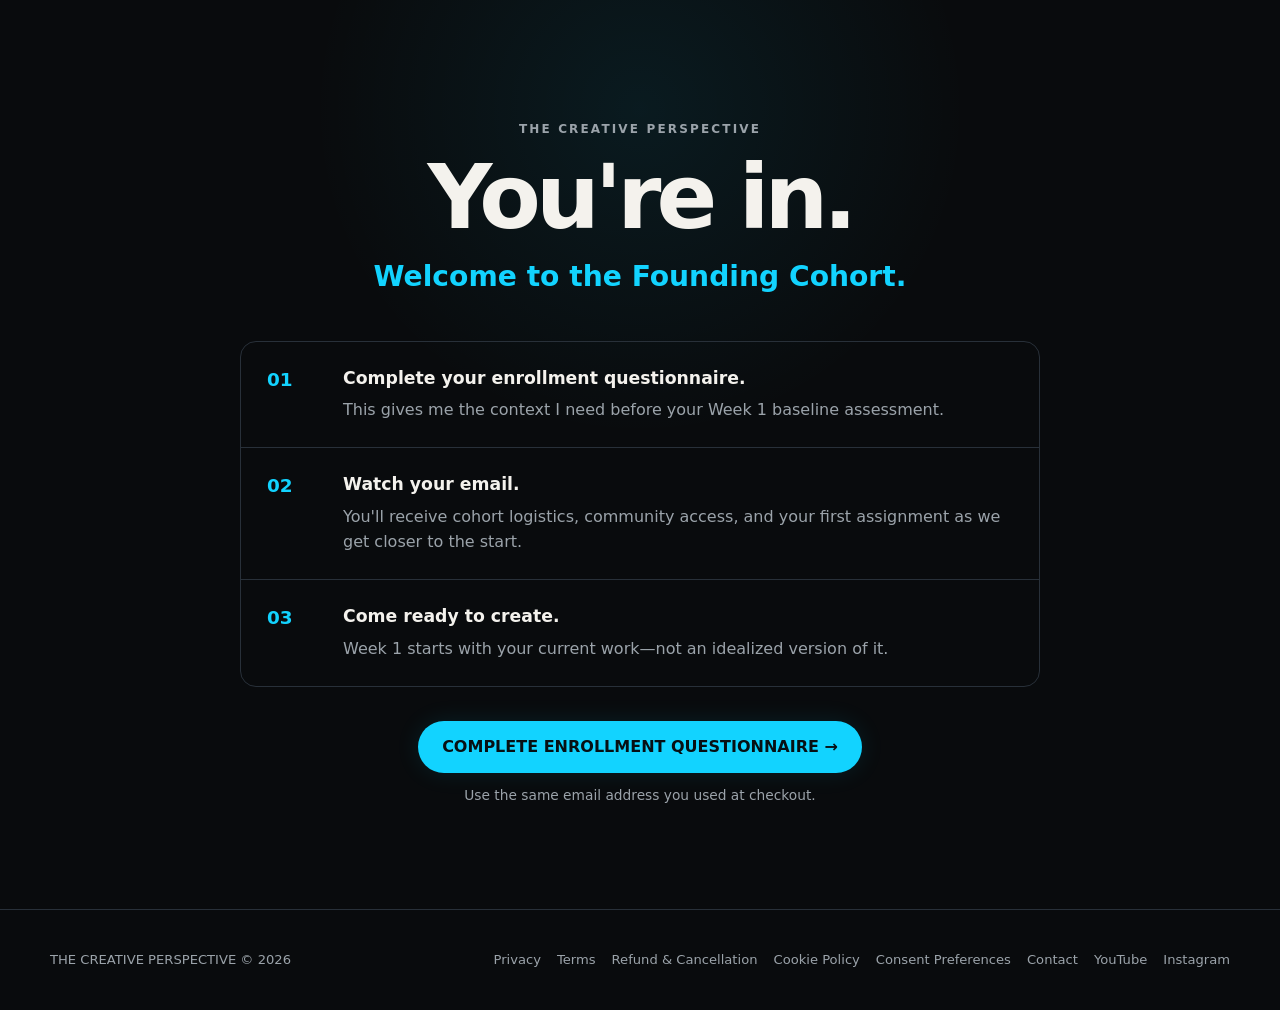
<file: thank-you.html>
<!doctype html>
<html lang="en">
<head>
<script src="https://app.termly.io/resource-blocker/657a9781-d9c0-43cc-9ccc-3619094d77d0?autoBlock=on"></script>
<meta charset="utf-8">
<meta name="viewport" content="width=device-width,initial-scale=1">
<meta name="description" content="Enrollment confirmation for The Creative Perspective Founding Cohort.">
<title>You're In | The Creative Perspective</title>
<link rel="stylesheet" href="/styles.css">
</head>
<body class="gate-page">
<main class="confirmation-page">
  <div class="wrap confirmation-shell center">
    <p class="eyebrow">THE CREATIVE PERSPECTIVE</p>
    <h1>You're in.</h1>
    <p class="confirmation-lede">Welcome to the Founding Cohort.</p>
    <div class="confirmation-card">
      <div class="confirmation-step"><span>01</span><div><strong>Complete your enrollment questionnaire.</strong><p>This gives me the context I need before your Week 1 baseline assessment.</p></div></div>
      <div class="confirmation-step"><span>02</span><div><strong>Watch your email.</strong><p>You'll receive cohort logistics, community access, and your first assignment as we get closer to the start.</p></div></div>
      <div class="confirmation-step"><span>03</span><div><strong>Come ready to create.</strong><p>Week 1 starts with your current work—not an idealized version of it.</p></div></div>
    </div>
    <a class="btn" href="#" data-link-placeholder="questionnaire">COMPLETE ENROLLMENT QUESTIONNAIRE →</a>
    <p class="micro">Use the same email address you used at checkout.</p>
  </div>
</main>
<script src="/main.js"></script>
<footer><div class="wrap foot"><div>THE CREATIVE PERSPECTIVE © 2026</div><div class="footlinks"><a href="/privacy-policy.html">Privacy</a><a href="/terms-and-conditions.html">Terms</a><a href="/refund-policy.html">Refund &amp; Cancellation</a><a href="/cookie-policy.html">Cookie Policy</a><a href="#" class="termly-display-preferences">Consent Preferences</a><a href="mailto:info@creativeperspective.io">Contact</a><a href="https://www.youtube.com/@Perspective_htx" target="_blank" rel="noopener">YouTube</a><a href="https://www.instagram.com/perspective.tx/" target="_blank" rel="noopener">Instagram</a></div></div></footer>
</body>
</html>
</file>
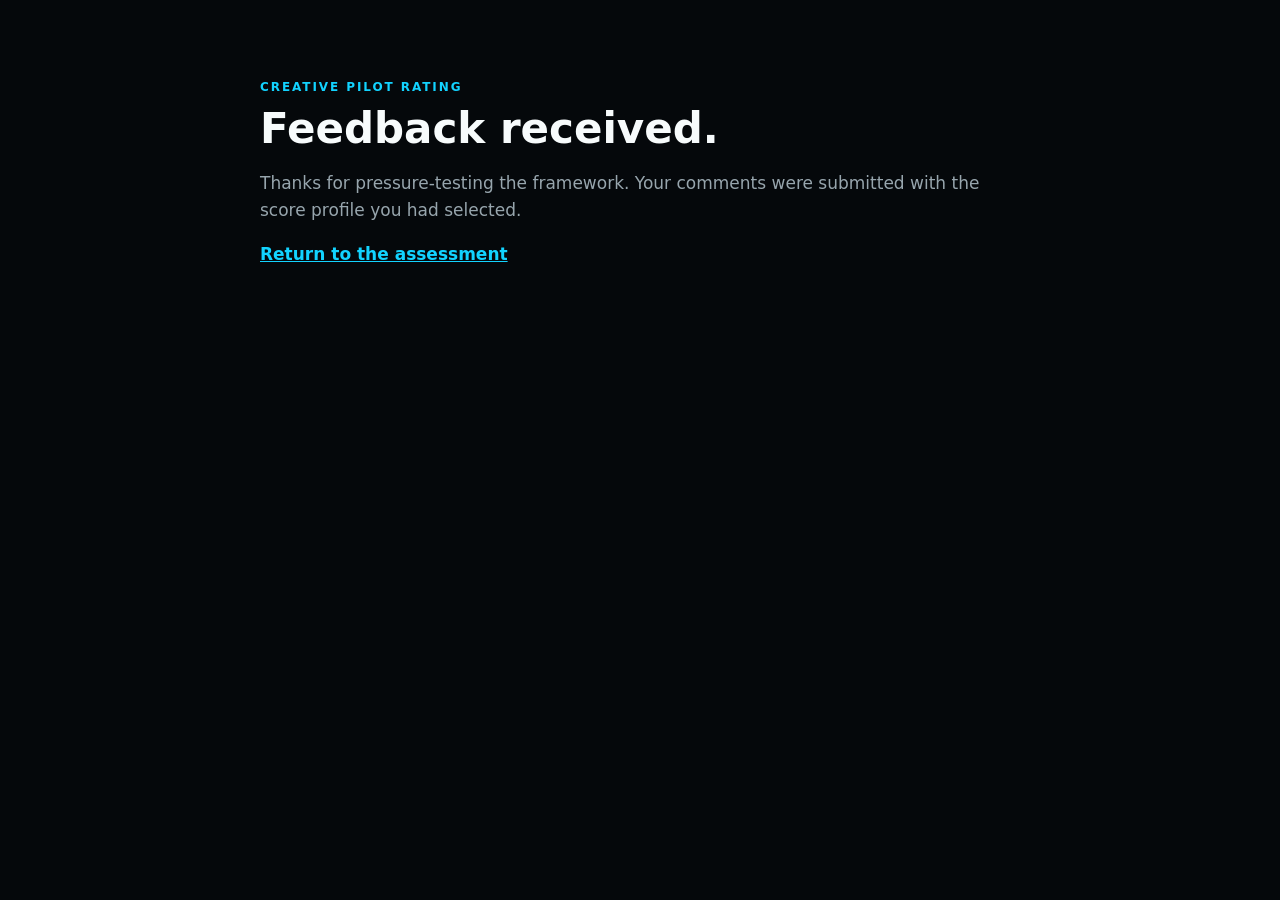
<file: creative-pilot-rating/thank-you.html>
<!doctype html><html lang="en"><head><meta charset="utf-8"><meta name="viewport" content="width=device-width,initial-scale=1"><meta name="robots" content="noindex,nofollow"><title>Thank You — Creative Pilot Rating</title><style>body{margin:0;background:#05080b;color:#f7fbfc;font-family:Inter,system-ui,sans-serif}.w{max-width:760px;margin:auto;padding:80px 24px}.e{color:#12D3FF;text-transform:uppercase;letter-spacing:.16em;font-size:12px;font-weight:800}h1{font-size:42px;margin:10px 0}p{color:#97a5ad;font-size:17px;line-height:1.6}a{color:#12D3FF;font-weight:800}</style></head><body><main class="w"><div class="e">Creative Pilot Rating</div><h1>Feedback received.</h1><p>Thanks for pressure-testing the framework. Your comments were submitted with the score profile you had selected.</p><p><a href="/creative-pilot-rating/">Return to the assessment</a></p></main></body></html>
</file>
<file: styles.css>
:root{
  --bg:#090b0d;--soft:#101317;--panel:#11151a;--panel2:#0d1115;
  --text:#f4f2ed;--muted:#9ba3aa;--line:#283039;
  --accent:#12D3FF;--accent-soft:rgba(18,211,255,.10);--accent-line:rgba(18,211,255,.48);--accent-glow:rgba(18,211,255,.12);
  --max:1180px;--r:20px;--sans:Inter,ui-sans-serif,system-ui,-apple-system,"Segoe UI",sans-serif
}
*{box-sizing:border-box}html{scroll-behavior:smooth}body{margin:0;background:var(--bg);color:var(--text);font-family:var(--sans);line-height:1.5;-webkit-font-smoothing:antialiased}
a{color:inherit;text-decoration:none}.wrap{width:min(var(--max),calc(100% - 40px));margin:auto}.section{padding:108px 0;border-top:1px solid var(--line)}.tight{padding:64px 0}
.eyebrow{font-size:.75rem;letter-spacing:.18em;text-transform:uppercase;color:var(--muted);font-weight:800;margin:0 0 18px}.section-head{text-align:center;max-width:980px;margin-left:auto;margin-right:auto}.section-head .lede{margin-left:auto;margin-right:auto}
h1,h2,h3{letter-spacing:-.04em;line-height:.98;margin-top:0}h1{font-size:clamp(3rem,7vw,6.7rem);margin-bottom:28px}h2{font-size:clamp(2.35rem,5vw,4.8rem);margin-bottom:28px}h3{font-size:clamp(1.35rem,2.5vw,2.2rem)}p{margin-top:0}.lede{font-size:clamp(1.12rem,1.8vw,1.48rem);color:#d0cfc9;max-width:820px}.muted{color:var(--muted)}.center{text-align:center}.accent{color:var(--accent)}
.btn{display:inline-flex;align-items:center;justify-content:center;min-height:52px;padding:0 24px;border-radius:999px;background:var(--accent);color:#071014;font-weight:900;box-shadow:0 0 24px rgba(18,211,255,.10)}.btn:hover{box-shadow:0 0 34px rgba(18,211,255,.18)}.micro{font-size:.86rem;color:var(--muted);margin-top:12px}

/* HEADER — mirrored outer labels, centered nav */
.nav{position:sticky;top:0;z-index:50;background:rgba(9,11,13,.88);backdrop-filter:blur(14px);border-bottom:1px solid rgba(255,255,255,.06)}
.navin{height:72px;display:grid;grid-template-columns:1fr auto 1fr;align-items:center;gap:24px}.brand,.cohortmark{font-size:.86rem;font-weight:900;letter-spacing:.075em}.brand{justify-self:start}.cohortmark{justify-self:end}.header-cta{display:inline-flex;align-items:center;justify-content:center;min-height:42px;padding:0 17px;border-radius:999px;background:var(--accent);color:#071014;box-shadow:0 0 22px rgba(18,211,255,.12);letter-spacing:.035em}.header-cta:hover{box-shadow:0 0 32px rgba(18,211,255,.22)}.links{display:flex;gap:28px;align-items:center;justify-self:center;font-size:.86rem;color:#c5c9cc}.links a:hover{color:var(--accent)}.toggle{display:none;background:none;color:var(--text);border:1px solid var(--line);border-radius:10px;padding:8px 10px;justify-self:end}

/* HERO */
.hero{padding:88px 0 54px}.hero-brand{font-size:clamp(1.35rem,2.1vw,1.9rem);font-weight:950;letter-spacing:.015em;margin-bottom:7px}.hero-offer{font-size:clamp(1.08rem,1.6vw,1.35rem);font-weight:800;color:var(--accent);margin-bottom:32px}.hero-head{font-size:clamp(2.8rem,4.65vw,5.2rem);margin-bottom:32px}.hero-line{display:block;white-space:nowrap}.promise-stack{max-width:920px;margin:0 auto 34px;font-size:clamp(1.08rem,1.72vw,1.4rem);color:#d0d3d4}.promise-stack span{display:block;margin:4px 0}.media,.feature{border:1px solid var(--line);border-radius:var(--r);background:radial-gradient(circle at 70% 20%,rgba(18,211,255,.08),transparent 24%),linear-gradient(145deg,#171c20,#0d1013 70%);display:flex;align-items:center;justify-content:center;text-align:center;color:var(--muted)}.media{margin-top:54px;aspect-ratio:16/8.4}.feature{aspect-ratio:16/8}.media strong,.feature strong{display:block;color:var(--text);letter-spacing:.12em;font-size:.82rem}.media span,.feature span{display:block;margin-top:8px;font-size:.85rem}
.vsl-media{position:relative;overflow:hidden;aspect-ratio:16/9;background:#050607;padding:0;box-shadow:0 0 34px rgba(18,211,255,.055)}.vsl-media iframe{position:absolute;inset:0;width:100%;height:100%;border:0;display:block}

/* METRICS */
.metrics{display:grid;grid-template-columns:repeat(4,1fr);border:1px solid var(--line);border-radius:var(--r);overflow:hidden}.metric{padding:34px;text-align:center;background:#0e1114;border-right:1px solid var(--line)}.metric:last-child{border-right:0}.num{font-size:clamp(2.5rem,5vw,4rem);font-weight:900;line-height:1}.label{margin-top:8px;color:var(--accent);font-size:.76rem;letter-spacing:.12em;text-transform:uppercase;font-weight:800}

/* CARDS */
.grid4{display:grid;grid-template-columns:repeat(4,1fr);gap:14px}.grid3{display:grid;grid-template-columns:repeat(3,1fr);gap:16px}.grid2{display:grid;grid-template-columns:repeat(2,1fr);gap:16px}.card{border:1px solid var(--line);border-radius:14px;padding:28px;background:#0f1216}.card p:last-child{margin-bottom:0}.clabel{font-size:.73rem;letter-spacing:.14em;text-transform:uppercase;color:var(--muted);font-weight:850}.accent-card{border-color:rgba(255,255,255,.12);box-shadow:0 0 28px rgba(18,211,255,.12),0 14px 35px rgba(0,0,0,.22)}.accent-card:hover{border-color:rgba(18,211,255,.45);box-shadow:0 0 38px rgba(18,211,255,.20),0 16px 40px rgba(0,0,0,.28)}.glow-card{border-color:rgba(255,255,255,.12);box-shadow:0 0 28px rgba(18,211,255,.11),0 14px 34px rgba(0,0,0,.22)}

/* PROBLEM */
.problem-title{display:inline-block;text-align:center;margin-left:auto;margin-right:auto}
.problem-title .good-enough{display:block;font-size:clamp(3.1rem,6.2vw,5.9rem);line-height:.88}
.problem-title .measurement{display:block;font-size:clamp(2.05rem,4.15vw,3.95rem);line-height:.98;margin-top:.14em}
.problem-question{color:var(--accent);font-weight:850}
.problem-grid .card{transition:opacity .22s ease,transform .22s ease,border-color .22s ease,box-shadow .22s ease}
@media(hover:hover){
  .problem-grid:hover .card{opacity:.48}
  .problem-grid .card:hover{opacity:1;transform:translateY(-4px);border-color:var(--accent);box-shadow:0 0 38px rgba(18,211,255,.20),0 16px 40px rgba(0,0,0,.28)}
  .problem-grid .card:hover .clabel{color:var(--accent)}
}
/* QUOTE BREAK */
.quote-break{max-width:930px;margin:76px auto 0;text-align:center;font-size:clamp(1.6rem,2.6vw,2.55rem);font-weight:600;font-style:italic;line-height:1.18;letter-spacing:-.03em;color:#e6e7e7}

/* PARTICIPATION / PROFICIENCY */
.participation{max-width:930px;margin:50px auto 0;display:grid;gap:16px}
.participation-row{display:flex;align-items:baseline;justify-content:center;gap:.42em;flex-wrap:wrap;padding:4px 12px}
.participation-row b,.participation-row span{font-size:clamp(1.18rem,1.85vw,1.62rem);letter-spacing:-.022em;line-height:1.18}
.participation-row b{font-weight:650;color:#e6e7e7}
.participation-row span{font-weight:560;color:var(--accent);font-style:italic}
.participation-final{margin-top:18px;padding-top:8px;text-align:center}
.participation-final h2{font-size:clamp(2rem,3.35vw,3.25rem);font-weight:720;font-style:italic;margin:0 auto;max-width:900px;line-height:1.08}
.belief-copy{max-width:850px;margin:66px auto 0;text-align:center}.belief-copy .lede{margin-left:auto;margin-right:auto}
.goal-line{max-width:940px;margin:28px auto 0;font-size:clamp(1.65rem,2.8vw,2.75rem);font-weight:850;line-height:1.08;letter-spacing:-.035em;color:var(--text)}
.single-desktop{white-space:nowrap}.one-line-desktop{white-space:nowrap}
/* MANIFESTO */
.manifesto{background:linear-gradient(180deg,rgba(18,211,255,.055),transparent 40%),#0e1216}.manifesto div{font-size:clamp(2.8rem,7vw,6.8rem);font-weight:950;line-height:.94;letter-spacing:-.055em}.manifesto div:last-child{color:var(--accent);text-shadow:0 0 34px rgba(18,211,255,.10)}

/* WORK */
.work-head h2{max-width:820px;margin-left:auto;margin-right:auto}.work-head .work-line{display:block}.thumbs{display:grid;grid-template-columns:repeat(3,1fr);gap:14px;margin-top:14px}.thumb{aspect-ratio:16/10;border:1px solid var(--line);border-radius:14px;background:#111417;display:flex;align-items:center;justify-content:center;color:var(--muted);font-size:.74rem;letter-spacing:.1em;text-transform:uppercase}

/* TRANSFORMATION */
.solution-offer{font-size:clamp(1.35rem,2.35vw,1.95rem);font-weight:900;color:var(--accent);margin:0 0 34px}
.journey{display:grid;grid-template-columns:1fr 1.08fr 1fr;gap:16px;margin-top:48px;align-items:stretch;grid-auto-rows:1fr}
.journey-card{border:1px solid var(--line);border-radius:var(--r);padding:34px 30px;background:#0e1216;min-height:320px;height:100%;display:grid;grid-template-rows:auto minmax(78px,auto) 1fr;align-content:start;text-align:center}
.journey-card.middle{border-color:var(--accent-line);box-shadow:0 0 30px rgba(18,211,255,.08);background:linear-gradient(180deg,rgba(18,211,255,.055),#0e1216 44%)}
.journey-kicker{font-size:.74rem;letter-spacing:.16em;text-transform:uppercase;color:var(--muted);font-weight:850;margin-bottom:12px}
.journey-card h3{font-size:clamp(1.8rem,3vw,3rem);margin:0 0 15px;align-self:center}
.journey-card.middle h3{color:var(--accent)}
.journey-card p{color:#c8cdd0;margin:0;align-self:start}
.journey-note{text-align:center;max-width:900px;margin:52px auto 0;color:var(--muted);font-size:clamp(1.16rem,1.75vw,1.42rem);line-height:1.5}
.journey-note strong{color:var(--text)}
/* ASSESSMENT */
.pillars-grid .pillar-card{transition:opacity .22s ease,transform .22s ease,border-color .22s ease,box-shadow .22s ease}.pillars-grid .pillar-card{border-color:rgba(18,211,255,.22);box-shadow:0 0 16px rgba(18,211,255,.025)}@media(hover:hover){.pillars-grid:hover .pillar-card{opacity:.42}.pillars-grid .pillar-card:hover{opacity:1;transform:translateY(-4px);border-color:var(--accent);box-shadow:0 0 32px rgba(18,211,255,.16)}}.score-statement{margin-top:70px;padding-top:44px;border-top:1px solid var(--line);text-align:center}.score-statement h3{font-size:clamp(1.8rem,4vw,3.7rem);margin-bottom:8px}.score-statement h3:last-child{color:var(--muted);margin-bottom:0}.assessment-copy{max-width:900px;margin:48px auto 0;text-align:center}.assessment-copy .lede{margin-left:auto;margin-right:auto}.assessment{margin-top:44px;border:1px solid var(--line);border-radius:var(--r);padding:34px;background:#0e1114;display:grid;grid-template-columns:1.2fr .8fr;gap:36px}.score{display:grid;grid-template-columns:145px 1fr 42px;gap:14px;align-items:center;margin:16px 0}.bar{height:8px;background:#24292d;border-radius:999px;overflow:hidden}.fill{height:100%;width:0;background:var(--accent);box-shadow:0 0 12px rgba(18,211,255,.2);transition:none}.total{border:1px solid var(--accent-line);border-radius:14px;padding:28px;display:flex;flex-direction:column;justify-content:center;box-shadow:0 0 20px rgba(18,211,255,.035)}.big{font-size:4.5rem;font-weight:950;line-height:1}.diag{margin-top:20px;padding-top:20px;border-top:1px solid var(--line);color:var(--muted)}

/* EXPERIENCE */
.rhythm{max-width:760px;margin:38px auto 0;text-align:center;font-size:1.05rem;line-height:1.8;color:#d3d6d8}.rhythm .break{height:14px}.rhythm strong{font-size:1.2rem;color:var(--accent);text-shadow:0 0 18px rgba(18,211,255,.10)}.process{margin-top:56px;display:grid;grid-template-columns:repeat(5,1fr);border:1px solid var(--accent-line);border-radius:var(--r);overflow:hidden;box-shadow:0 0 34px rgba(18,211,255,.13),0 18px 42px rgba(0,0,0,.22)}.proc{padding:30px 14px;text-align:center;border-right:1px solid var(--line);background:#0e1216}.proc:last-child{border-right:0}.proc span{display:block;color:var(--accent);font-size:.7rem;margin-bottom:8px}.proc strong{letter-spacing:.03em}

/* PHASES */
.phases-grid{margin-top:58px}.phases-grid .phase{min-height:400px;display:flex;flex-direction:column;justify-content:space-between;border-color:rgba(18,211,255,.22);box-shadow:0 0 16px rgba(18,211,255,.025);transition:opacity .22s ease,transform .22s ease,border-color .22s ease,box-shadow .22s ease}
.phase .n{font-size:4.2rem;color:rgba(18,211,255,.22);font-weight:950}
@media(hover:hover){.phases-grid:hover .phase{opacity:.46}.phases-grid .phase:hover{opacity:1;transform:translateY(-5px);border-color:var(--accent);box-shadow:0 0 34px rgba(18,211,255,.16)}}
.phaseend{text-align:center;font-size:clamp(2.2rem,5vw,5rem);font-weight:950;letter-spacing:-.05em;margin-top:50px}.phaseend span{display:block;color:var(--muted);font-size:.32em;letter-spacing:.02em;margin-bottom:6px}.phaseend strong{color:var(--accent);text-shadow:0 0 26px rgba(18,211,255,.09)}
/* AUDIENCE */
.audience-head .line{display:block}.audience-head h2{font-style:italic}.audience-grid .clabel{color:var(--accent)}.not-card{margin-top:26px;border-color:rgba(18,211,255,.52);background:radial-gradient(circle at 12% 50%,rgba(18,211,255,.12),transparent 36%),linear-gradient(135deg,#111820,#0e1216 72%);box-shadow:0 0 36px rgba(18,211,255,.16),0 16px 38px rgba(0,0,0,.24)}.not-card .clabel{color:var(--accent);font-size:.79rem}

/* MODULES */
.modules{display:grid;gap:14px;margin:40px auto 0;max-width:790px}
.module{display:grid;grid-template-columns:62px 1fr;gap:20px;align-items:start;padding:28px;border:1px solid var(--line);border-radius:14px;background:#0f1216;transition:opacity .22s ease,transform .22s ease,border-color .22s ease,box-shadow .22s ease}
.modnum{font-size:2.45rem;color:rgba(18,211,255,.28);font-weight:950;line-height:1}
.module h3{margin:0 0 7px}
.key{font-size:.78rem;color:var(--accent);font-weight:750;letter-spacing:.025em;line-height:1.45;margin-bottom:12px}
.module p{margin-bottom:0}
@media(hover:hover){
  .modules:hover .module{opacity:.46}
  .modules .module:hover{opacity:1;transform:translateY(-4px);border-color:var(--accent);box-shadow:0 0 34px rgba(18,211,255,.16)}
}
/* INSTRUCTOR */
.instructor{display:grid;grid-template-columns:.9fr 1.1fr;gap:40px;align-items:start}
.portrait{min-height:390px;aspect-ratio:4/3;border:1px solid var(--line);border-radius:var(--r);background:linear-gradient(160deg,#1b2228,#0f1216);display:flex;align-items:center;justify-content:center;text-align:center;color:var(--muted)}
.signature{margin-top:30px;padding-top:24px;border-top:1px solid var(--line);text-align:left}.signature-name,.signature-handle{font-size:1rem;line-height:1.4}.signature-name{font-style:italic;font-weight:800;letter-spacing:-.01em}.signature-handle{color:var(--accent);font-weight:700;margin-top:2px}
.instructor-quote{max-width:980px;margin:72px auto 0;text-align:center;font-size:clamp(1.75rem,3.3vw,3.15rem);font-weight:700;font-style:italic;line-height:1.12;letter-spacing:-.035em}
/* PRICE */
.pricewrap{display:grid;grid-template-columns:1fr .9fr;gap:30px}.pricecard{border:1px solid var(--accent-line);border-radius:var(--r);padding:38px;background:radial-gradient(circle at 100% 48%,rgba(18,211,255,.13),transparent 42%),linear-gradient(180deg,#10151a,#0e1216 72%);position:sticky;top:100px;box-shadow:0 0 36px rgba(18,211,255,.09),0 18px 46px rgba(0,0,0,.22)}.price{font-size:5rem;font-weight:950;line-height:1;letter-spacing:-.05em;color:var(--accent)}.check{list-style:none;padding:0;margin:28px 0}.check li{padding:12px 0;border-bottom:1px solid var(--line);display:flex;align-items:flex-start;gap:11px}.check li:before{content:"✓";display:inline-flex;flex:0 0 22px;width:22px;height:22px;align-items:center;justify-content:center;border-radius:50%;background:rgba(18,211,255,.12);border:1px solid rgba(18,211,255,.38);color:var(--accent);font-weight:950;font-size:.78rem;box-shadow:0 0 14px rgba(18,211,255,.10);margin-top:1px}.capacity{color:var(--accent);text-shadow:0 0 20px rgba(18,211,255,.08)}

/* FAQ */
details{border-top:1px solid var(--line)}details:last-child{border-bottom:1px solid var(--line)}summary{list-style:none;cursor:pointer;padding:24px 0;font-size:1.05rem;font-weight:800;display:flex;justify-content:space-between;gap:18px}summary::-webkit-details-marker{display:none}summary:after{content:"+";color:var(--accent);font-size:1.35rem}details[open] summary:after{content:"–"}.ans{padding:0 0 24px;color:var(--muted);max-width:820px}

/* FINAL */
.final{padding:130px 0;background:radial-gradient(circle at 50% 110%,rgba(18,211,255,.13),transparent 35%),var(--bg)}.final h2{font-size:clamp(3rem,7vw,6.8rem)}.brandclose{margin-top:100px;border-top:1px solid var(--line);padding-top:58px}.brandclose div{font-size:clamp(2rem,5vw,4.9rem);font-weight:950;line-height:1;letter-spacing:-.045em}.brandclose div:last-child{color:var(--accent);text-shadow:0 0 32px rgba(18,211,255,.10)}
footer{padding:40px 0;border-top:1px solid var(--line);color:var(--muted);font-size:.82rem}.foot{display:flex;justify-content:space-between;gap:20px;flex-wrap:wrap}.footlinks{display:flex;gap:16px;flex-wrap:wrap}

@media(max-width:1100px){.hero-head{font-size:clamp(2.5rem,4.5vw,4.3rem)}}
@media(max-width:900px){
  .navin{grid-template-columns:1fr auto auto;gap:10px}.links{display:none}.cohortmark{display:inline-flex}.header-cta{min-height:38px;padding:0 12px;font-size:.69rem}.toggle{display:block}.nav.open .links{display:flex;position:absolute;top:72px;left:20px;right:20px;flex-direction:column;align-items:stretch;background:#0d1013;border:1px solid var(--line);border-radius:14px;padding:18px}
  .grid4,.grid3,.grid2{grid-template-columns:1fr}.metrics{grid-template-columns:repeat(2,1fr)}.metric:nth-child(2){border-right:0}.metric:nth-child(-n+2){border-bottom:1px solid var(--line)}.journey,.assessment,.instructor,.pricewrap{grid-template-columns:1fr}.development{min-height:56px}.development:before,.development:after{display:block}.process{grid-template-columns:1fr}.proc{border-right:0;border-bottom:1px solid var(--line)}.module{grid-template-columns:62px 1fr}.key{grid-column:2;white-space:normal}.pricecard{position:static}.thumbs{grid-template-columns:1fr}.single-desktop,.one-line-desktop{white-space:normal}.audience-head .line{white-space:normal}
}
@media(max-width:640px){.problem-title{text-align:center}.problem-title .good-enough{font-size:clamp(3rem,14vw,4.6rem)}.problem-title .measurement{font-size:clamp(2rem,8.8vw,3rem)}.brand{font-size:.72rem;letter-spacing:.045em}.header-cta{font-size:.62rem;padding:0 10px}.navin{gap:7px}
  .wrap{width:min(var(--max),calc(100% - 24px))}.section{padding:78px 0}.hero{padding:58px 0 38px}.hero-brand{font-size:1.35rem}.hero-offer{font-size:1.14rem;margin-bottom:28px}.hero-head{font-size:clamp(2.6rem,10.8vw,4rem);line-height:.96}.hero-line{white-space:normal;margin-bottom:.16em}.promise-stack{font-size:1.07rem;line-height:1.5}.promise-stack span{margin:7px 0}.media{aspect-ratio:4/3}.metrics{grid-template-columns:1fr}.metric{border-right:0!important;border-bottom:1px solid var(--line)!important}.metric:last-child{border-bottom:0!important}.participation-row{display:block;padding:18px 10px}.participation-row b,.participation-row span{display:block}.participation-row span{margin-top:4px}.assessment{padding:24px}.score{grid-template-columns:95px 1fr 40px}.module{grid-template-columns:1fr}.key{grid-column:1}.portrait{min-height:280px;aspect-ratio:16/10}.price{font-size:4rem}.single-desktop,.one-line-desktop{white-space:normal}.audience-head .line{white-space:normal}.quote-break{font-size:1.65rem;margin-top:56px}
}

#included .clabel{color:var(--accent)}

@media(max-width:900px){
  .module{grid-template-columns:52px 1fr}
  .module .key{grid-column:auto}
}
@media(max-width:640px){
  .module{grid-template-columns:1fr}
  .modnum{font-size:2rem}
}


/* POLICY + ERROR PAGES */
.policy-page,.error-page{min-height:100vh;display:flex;align-items:center;padding:72px 0;background:radial-gradient(circle at 70% 10%,rgba(18,211,255,.07),transparent 30%),var(--bg)}
.policy-shell{max-width:820px}.policy-shell h1,.error-page h1{font-size:clamp(2.6rem,6vw,5.4rem)}
.policy-shell h2{font-size:clamp(1.5rem,3vw,2.2rem);margin-top:42px}
.policy-shell p{font-size:1.05rem;color:#d0d3d4}.policy-meta{color:var(--accent)!important;font-weight:800}
.back-link{display:inline-block;margin-bottom:48px;color:var(--muted)}.back-link:hover{color:var(--accent)}
.error-page{text-align:center}.error-code{font-size:clamp(5rem,18vw,12rem);font-weight:950;line-height:.8;color:var(--accent);opacity:.18;letter-spacing:-.08em;margin-bottom:30px}

/* OCT 5 TYPOGRAPHY + LAYOUT REFINEMENTS */
.hero .wrap{width:min(1580px,calc(100% - 56px))}
.hero-head{font-size:clamp(2.85rem,3.9vw,4.6rem);max-width:1560px;margin-left:auto;margin-right:auto;text-align:center}
.hero-line{display:block;white-space:nowrap}

.participation-head{max-width:1180px}
.participation-heading{font-size:clamp(2.1rem,3.5vw,3.55rem);white-space:nowrap}

.total .score-label{color:var(--accent)}

.experience-head{max-width:1180px}
.experience-heading{font-size:clamp(2rem,3.15vw,3.2rem);line-height:1.03}
.experience-heading span{display:block;white-space:nowrap}
.experience-copy{max-width:800px;margin-left:auto;margin-right:auto;font-size:clamp(1.05rem,1.25vw,1.18rem);line-height:1.8;color:#d3d6d8}
.experience-body p{font-size:inherit;color:inherit;margin-bottom:1.15em}
.process-close{max-width:920px;margin:40px auto 0;text-align:center;color:var(--text);font-size:clamp(1.1rem,1.55vw,1.32rem);line-height:1.45}
.process-close span{display:block}
.process-close span+span{margin-top:12px}

.development-head{max-width:1180px}
.development-heading{font-size:clamp(2.25rem,4vw,4.05rem);line-height:1.02}
.development-heading span{display:block}
.development-heading .development-line{white-space:nowrap}
.phases-grid .phase{min-height:430px;justify-content:flex-start}
.phase>div{width:100%}
.phase>.muted{margin-top:34px}

.audience-head{max-width:1180px}
.audience-heading{font-size:clamp(2rem,3.55vw,3.55rem);line-height:1.02}
.audience-heading .line{display:block;white-space:nowrap}

.included-head{max-width:1180px}
.included-heading{font-size:clamp(2.4rem,4.25vw,4.2rem);line-height:1.02}
.included-heading span{display:block;white-space:nowrap}

.final .wrap{width:min(1240px,calc(100% - 40px))}
.final .final-head{font-size:clamp(3rem,5.15vw,5.45rem);line-height:.98;max-width:1180px;margin-left:auto;margin-right:auto}
.final-head span{display:block;white-space:nowrap}

.portrait{min-height:0;aspect-ratio:4/5;overflow:hidden;background:#0f1216}
.portrait img{width:100%;height:100%;display:block;object-fit:cover;object-position:50% 36%}

@media(max-width:1100px){
  .hero .wrap{width:min(1240px,calc(100% - 40px))}
  .hero-head{font-size:clamp(2.6rem,4.2vw,4rem)}
  .participation-heading{font-size:clamp(2rem,3.35vw,3.15rem)}
  .audience-heading{font-size:clamp(1.95rem,3.4vw,3.15rem)}
  .included-heading{font-size:clamp(2.25rem,4vw,3.65rem)}
  .final .final-head{font-size:clamp(2.8rem,5vw,4.75rem)}
}

@media(max-width:900px){
  .hero .wrap,.final .wrap{width:min(var(--max),calc(100% - 40px))}
  .hero-line,.participation-heading,.experience-heading span,.development-heading .development-line,.audience-heading .line,.included-heading span,.final-head span{white-space:normal}
  .experience-heading,.development-heading,.audience-heading,.included-heading,.final .final-head{text-wrap:balance}
  .phases-grid .phase{min-height:0}
  .phase>.muted{margin-top:28px}
}

@media(max-width:640px){
  .hero .wrap,.final .wrap{width:min(var(--max),calc(100% - 24px))}
  .hero-head{font-size:clamp(2.55rem,10.2vw,3.8rem)}
  .participation-heading{font-size:clamp(2rem,9vw,3rem)}
  .experience-heading{font-size:clamp(2rem,8.6vw,2.8rem)}
  .development-heading{font-size:clamp(2.15rem,9vw,3rem)}
  .audience-heading{font-size:clamp(2rem,8.7vw,2.85rem)}
  .included-heading{font-size:clamp(2.15rem,9vw,3rem)}
  .final .final-head{font-size:clamp(2.8rem,11vw,4rem)}
  .portrait{aspect-ratio:4/5}
}

/* OCT 19 — ENROLLMENT GATE + CONFIRMATION + LEGAL */
.gate-page,.legal-page{background:var(--bg);color:var(--text)}
.qualification-page,.confirmation-page{min-height:100vh;padding:120px 0 90px;background:radial-gradient(circle at 50% 12%,rgba(18,211,255,.08),transparent 32%),var(--bg)}
.qualification-shell{max-width:900px}.qualification-intro{max-width:760px;margin:0 auto 44px}.qualification-intro h1,.confirmation-shell h1{font-size:clamp(3rem,7vw,6.2rem);letter-spacing:-.055em;line-height:.92;margin:.1em 0 .2em}.qualification-lede,.confirmation-lede{font-size:clamp(1.3rem,2.2vw,1.8rem);font-weight:800;color:var(--accent);margin:0 0 14px}.qualification-intro>p:last-child{color:#c9cfd2;font-size:1.08rem;line-height:1.7}
.requirements-form{display:grid;gap:14px}.requirement-check{display:grid;grid-template-columns:26px 1fr;gap:16px;align-items:flex-start;padding:22px 24px;border:1px solid var(--line);border-radius:14px;background:rgba(255,255,255,.018);cursor:pointer;transition:.18s ease}.requirement-check:hover{border-color:rgba(18,211,255,.35);background:rgba(18,211,255,.025)}.requirement-check input{width:20px;height:20px;margin-top:3px;accent-color:var(--accent)}.requirement-check strong{display:block;font-size:1.02rem;color:var(--text);margin-bottom:5px}.requirement-check small{display:block;color:var(--muted);font-size:.9rem;line-height:1.55}.requirement-check:has(input:checked){border-color:rgba(18,211,255,.42);box-shadow:0 0 24px rgba(18,211,255,.035)}
.qualification-note{margin:26px 0 10px;padding:26px 28px;border-left:3px solid var(--accent);background:rgba(18,211,255,.035)}.qualification-note p{margin:.35em 0;color:#cfd4d7;line-height:1.65}.qualification-action{padding-top:40px}.qualification-action h2{font-size:clamp(2rem,4vw,3.5rem);margin-bottom:24px}.qualification-help{margin-top:22px;color:var(--muted);font-size:.9rem}.qualification-help a{color:var(--accent)}.gate-submit.is-disabled{opacity:.38;pointer-events:none;filter:saturate(.45)}.checkout-status{margin-top:13px;max-width:680px;margin-left:auto;margin-right:auto}
.confirmation-shell{max-width:800px}.confirmation-card{margin:42px 0 34px;text-align:left;border:1px solid var(--line);border-radius:16px;overflow:hidden}.confirmation-step{display:grid;grid-template-columns:58px 1fr;gap:18px;padding:24px 26px;border-bottom:1px solid var(--line)}.confirmation-step:last-child{border-bottom:0}.confirmation-step>span{font-weight:900;color:var(--accent);font-size:1.15rem}.confirmation-step strong{font-size:1.08rem}.confirmation-step p{margin:7px 0 0;color:var(--muted);line-height:1.55}

.legal-main{padding:112px 0 90px;background:radial-gradient(circle at 70% 0%,rgba(18,211,255,.05),transparent 24%),var(--bg)}.legal-shell{max-width:920px}.legal-content{border-top:1px solid var(--line);padding-top:34px}.legal-content,.legal-content *{background-color:transparent!important}.legal-content [data-custom-class='title'],.legal-content [data-custom-class='title'] *{font-family:inherit!important;color:var(--text)!important;font-size:clamp(2.4rem,5vw,4.8rem)!important;letter-spacing:-.04em!important;line-height:1!important}.legal-content [data-custom-class='subtitle'],.legal-content [data-custom-class='subtitle'] *{font-family:inherit!important;color:var(--muted)!important;font-size:.88rem!important}.legal-content [data-custom-class='heading_1'],.legal-content [data-custom-class='heading_1'] *{font-family:inherit!important;color:var(--text)!important;font-size:clamp(1.55rem,2.8vw,2.15rem)!important;letter-spacing:-.02em!important}.legal-content [data-custom-class='heading_2'],.legal-content [data-custom-class='heading_2'] *{font-family:inherit!important;color:#e6ebed!important;font-size:1.15rem!important}.legal-content [data-custom-class='body_text'],.legal-content [data-custom-class='body_text'] *{font-family:inherit!important;color:#c2c8cb!important;font-size:.94rem!important;line-height:1.72!important}.legal-content [data-custom-class='link'],.legal-content [data-custom-class='link'] *{font-family:inherit!important;color:var(--accent)!important;font-size:inherit!important}.legal-content [style*='color: rgb(89, 89, 89)'],.legal-content [style*='color:#595959'],.legal-content [style*='color: #595959']{color:#c2c8cb!important}.legal-content [style*='color: rgb(0, 0, 0)'],.legal-content [style*='color:#000000'],.legal-content [style*='color: #000000']{color:var(--text)!important}.legal-content [style*='color: rgb(127, 127, 127)']{color:var(--muted)!important}.legal-content a{color:var(--accent)!important}.legal-content ul,.legal-content ol{padding-left:1.4rem}.legal-content li{margin:.4rem 0}.legal-content h1,.legal-content h2,.legal-content h3{font-family:inherit!important}.legal-content strong{color:inherit}.legal-content [style*='background-color: rgb(255, 255, 255)']{background-color:transparent!important}

@media(max-width:640px){.qualification-page,.confirmation-page{padding:96px 0 70px}.requirement-check{padding:18px 17px;grid-template-columns:24px 1fr;gap:12px}.qualification-note{padding:22px 20px}.confirmation-step{grid-template-columns:42px 1fr;padding:20px 18px}.legal-main{padding-top:94px}.legal-content{overflow-wrap:anywhere}}

.qualification-note .qualification-emphasis{font-size:clamp(1.12rem,2.2vw,1.45rem);line-height:1.45;color:var(--text);margin-bottom:.65em}
</file>
